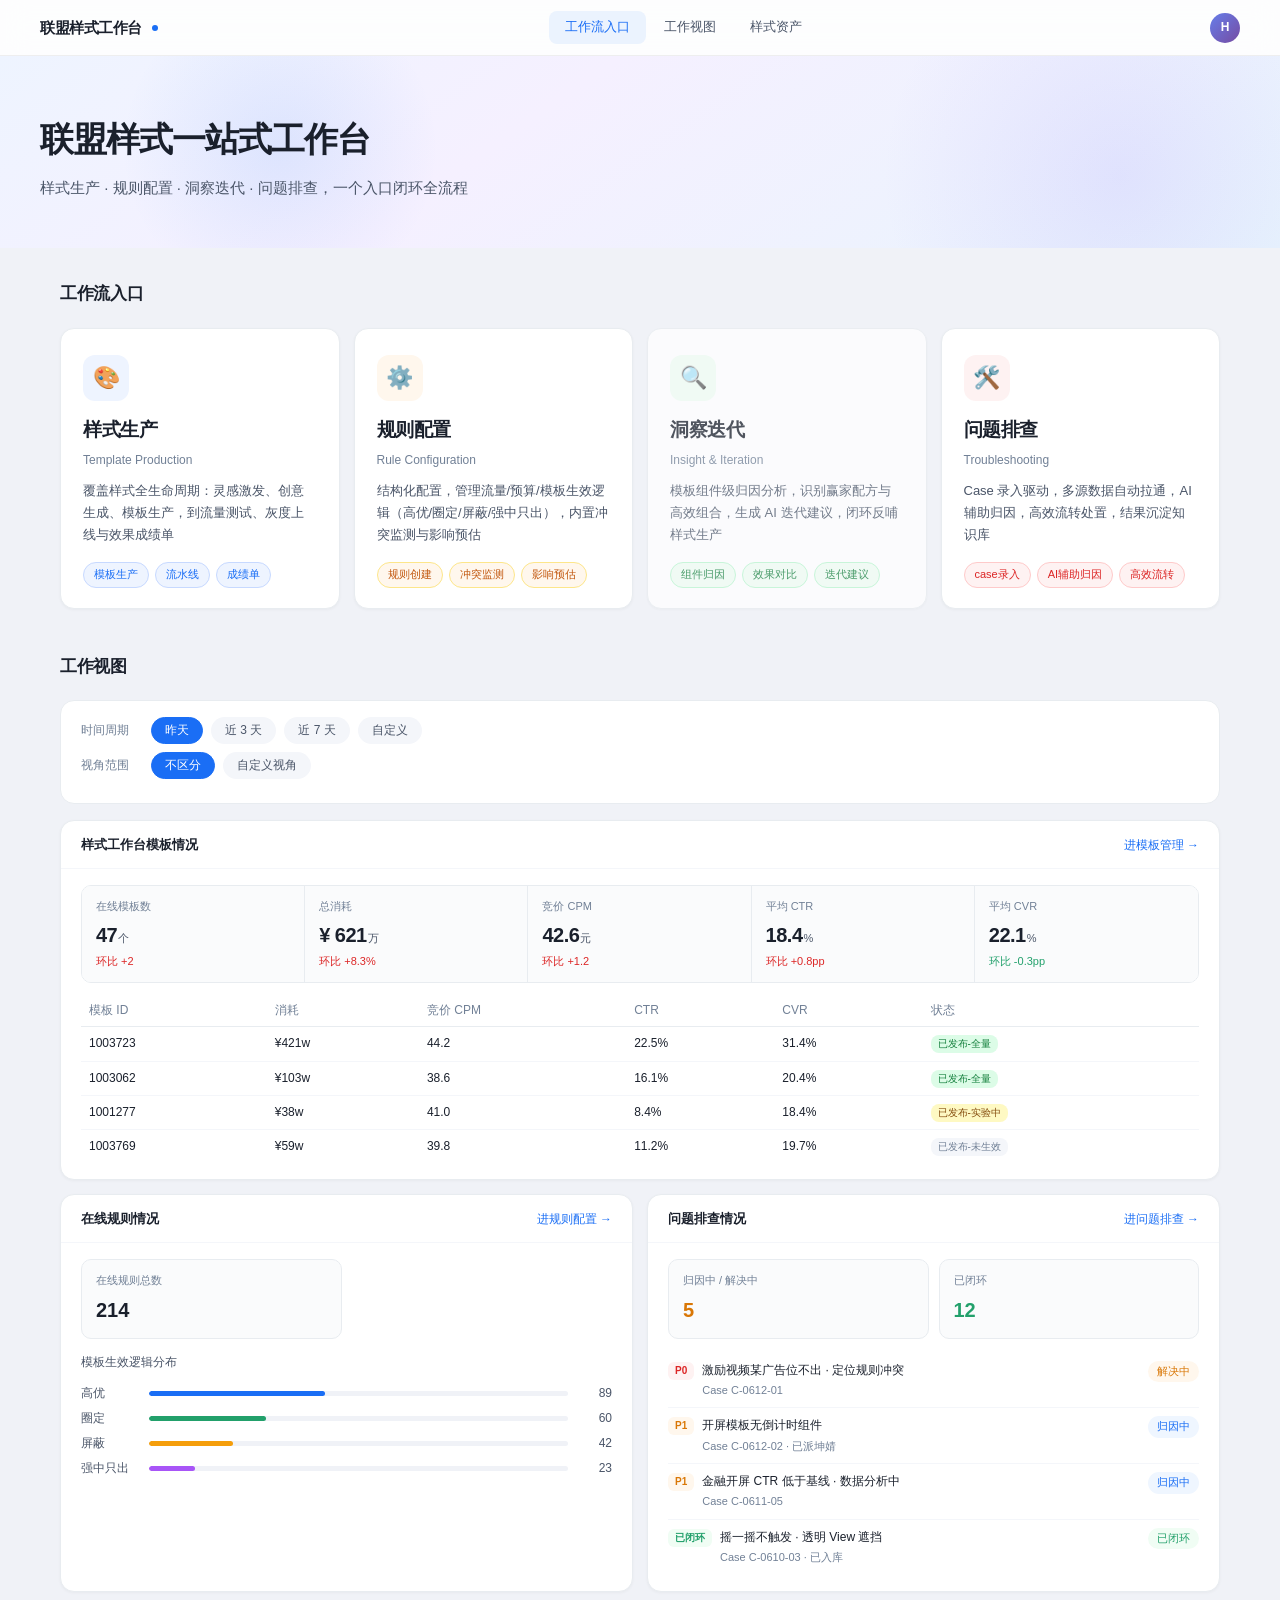
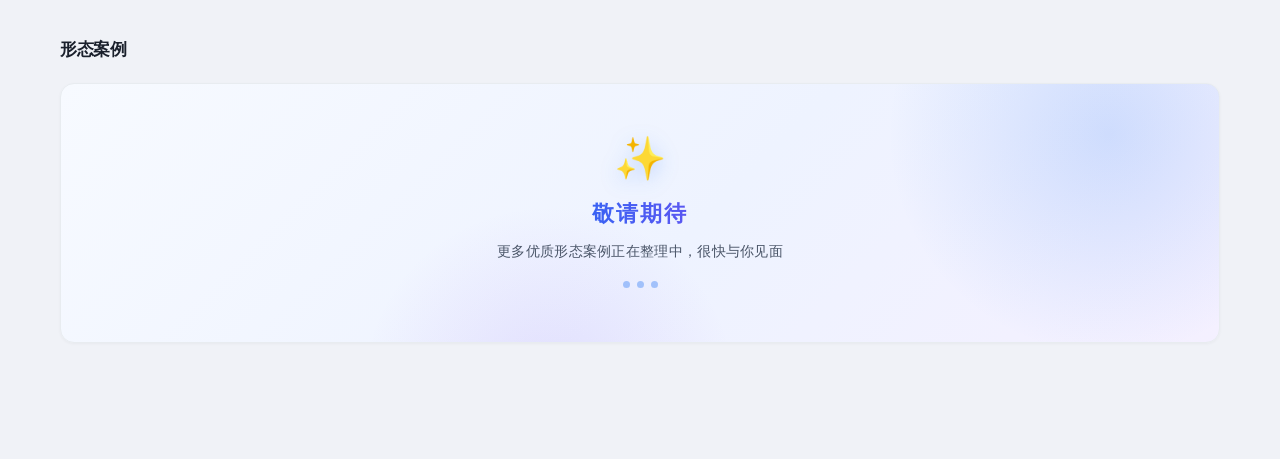
<file: index.html>
<!DOCTYPE html>
<html lang="zh-CN">
<head>
<meta charset="UTF-8">
<meta name="viewport" content="width=device-width, initial-scale=1.0">
<title>联盟样式一站式工作台</title>
<style>
:root {
  --primary: #1a6ef5;
  --primary-hover: #1558d6;
  --text: #1a202c;
  --text-sub: #4a5568;
  --text-light: #718096;
  --border: #e8ecf0;
  --bg: #f0f2f7;
  --bg-card: #fff;
  --success: #22a06b;
  --warn: #d97706;
  --danger: #dc2626;
  --shadow-xs: 0 1px 3px rgba(0,0,0,0.04);
  --shadow-sm: 0 2px 8px rgba(0,0,0,0.06);
  --shadow-md: 0 6px 20px rgba(0,0,0,0.09);
  --radius: 14px;
  --radius-sm: 8px;
}
* { box-sizing: border-box; margin: 0; padding: 0; }
body { font-family: -apple-system, "PingFang SC", "Microsoft YaHei", sans-serif; font-size: 14px; line-height: 1.6; color: var(--text); background: var(--bg); }
button { cursor: pointer; border: none; outline: none; font-family: inherit; }
a { color: inherit; text-decoration: none; }
ul { list-style: none; }
input { font-family: inherit; outline: none; }

/* ===== 顶部导航 ===== */
.topbar {
  background: rgba(255,255,255,0.85);
  backdrop-filter: blur(14px);
  -webkit-backdrop-filter: blur(14px);
  border-bottom: 1px solid rgba(0,0,0,0.06);
  padding: 0 40px;
  height: 56px;
  display: flex; justify-content: space-between; align-items: center;
  position: sticky; top: 0; z-index: 200;
}
.topbar-brand { display: flex; align-items: center; gap: 10px; }
.brand-logo { font-size: 15px; font-weight: 700; letter-spacing: -0.5px; }
.brand-dot { width: 6px; height: 6px; background: var(--primary); border-radius: 50%; }
.brand-tag { font-size: 11px; color: var(--text-light); letter-spacing: 0.3px; }
.topbar-nav { display: flex; gap: 2px; }
.tn-item {
  font-size: 13px; padding: 6px 16px; border-radius: 8px;
  color: var(--text-sub); cursor: pointer; transition: all 0.15s;
}
.tn-item:hover { background: rgba(26,110,245,0.06); color: var(--primary); }
.tn-item.active { background: rgba(26,110,245,0.08); color: var(--primary); font-weight: 500; }
.topbar-right { display: flex; align-items: center; gap: 10px; }
.avatar {
  width: 30px; height: 30px; border-radius: 50%;
  background: linear-gradient(135deg, #667eea, #764ba2);
  color: #fff; display: inline-flex; align-items: center; justify-content: center;
  font-size: 12px; font-weight: 600;
}

/* ===== Hero 区 ===== */
.hero {
  background: linear-gradient(145deg, #eef4ff 0%, #f5f0ff 40%, #e8f4fd 100%);
  padding: 56px 40px 48px;
  position: relative; overflow: hidden;
}
.hero::before {
  content: '';
  position: absolute; top: -120px; right: -80px;
  width: 480px; height: 480px; border-radius: 50%;
  background: radial-gradient(circle, rgba(138,104,255,0.12) 0%, transparent 70%);
  pointer-events: none;
}
.hero::after {
  content: '';
  position: absolute; bottom: -60px; left: 120px;
  width: 320px; height: 320px; border-radius: 50%;
  background: radial-gradient(circle, rgba(26,110,245,0.1) 0%, transparent 70%);
  pointer-events: none;
}
.hero-inner { max-width: 1240px; margin: 0 auto; position: relative; z-index: 1; }
.hero-title { font-size: 34px; font-weight: 700; letter-spacing: -1px; margin-bottom: 10px; }
.hero-sub { font-size: 15px; color: var(--text-sub); }

/* ===== 主体 ===== */
.main { max-width: 1240px; margin: 0 auto; padding: 32px 40px 72px; }
.section { margin-bottom: 44px; }
.section-head { display: flex; align-items: baseline; gap: 10px; margin-bottom: 20px; }
.section-title { font-size: 17px; font-weight: 600; letter-spacing: -0.3px; }
.section-sub { font-size: 13px; color: var(--text-light); }

/* ===== 工作流入口 · 模块卡片 ===== */
.module-grid {
  display: grid;
  grid-template-columns: repeat(4, 1fr);
  gap: 14px;
}
.module-card {
  background: var(--bg-card);
  border-radius: var(--radius);
  padding: 26px 22px 20px;
  box-shadow: var(--shadow-xs);
  border: 1px solid var(--border);
  cursor: pointer;
  transition: box-shadow 0.2s, transform 0.2s, border-color 0.2s;
  display: flex; flex-direction: column; gap: 10px;
  text-decoration: none; color: inherit;
}
.module-card:hover {
  box-shadow: var(--shadow-md);
  transform: translateY(-3px);
  border-color: rgba(26,110,245,0.2);
}
.mc-icon {
  width: 46px; height: 46px; border-radius: 12px;
  display: flex; align-items: center; justify-content: center;
  font-size: 22px; margin-bottom: 4px;
}
.mc-icon-produce { background: #eef4ff; }
.mc-icon-rule    { background: #fff7ed; }
.mc-icon-insight { background: #f0fdf4; }
.mc-icon-trouble { background: #fef2f2; }
.mc-name { font-size: 19px; font-weight: 700; letter-spacing: -0.5px; }
.mc-en   { font-size: 12px; color: var(--text-light); margin-top: -4px; }
.mc-desc { font-size: 13px; color: var(--text-sub); line-height: 1.7; flex: 1; }
.mc-tags { display: flex; flex-wrap: wrap; gap: 6px; margin-top: 6px; }
.mc-tag {
  font-size: 11px; padding: 3px 10px;
  border-radius: 20px; border: 1px solid transparent;
  transition: background 0.12s;
}
.mc-tag-produce { color: var(--primary); background: #eef4ff; border-color: #c7d9ff; }
.mc-tag-rule    { color: #c2570e; background: #fff7ed; border-color: #fde68a; }
.mc-tag-insight { color: #15803d; background: #f0fdf4; border-color: #bbf7d0; }
.mc-tag-trouble { color: var(--danger); background: #fef2f2; border-color: #fecaca; }

/* ===== 工作视图 · 筛选器 ===== */
.view-filters {
  background: var(--bg-card);
  border: 1px solid var(--border);
  border-radius: var(--radius);
  padding: 16px 20px;
  margin-bottom: 16px;
}
.filter-row { display: flex; align-items: center; gap: 8px; margin-bottom: 8px; }
.filter-row:last-child { margin-bottom: 0; }
.filter-label { font-size: 12px; color: var(--text-light); width: 62px; flex-shrink: 0; }
.fbtn {
  font-size: 12px; padding: 4px 13px;
  background: #f4f6fa; border-radius: 20px;
  color: var(--text-sub); border: 1px solid transparent;
  transition: all 0.15s;
}
.fbtn:hover { background: #eef4ff; color: var(--primary); }
.fbtn.active { background: var(--primary); color: #fff; border-color: var(--primary); }
.filter-detail { margin-top: 12px; padding-top: 12px; border-top: 1px solid var(--border); }
.fdim-row { display: flex; align-items: flex-start; gap: 10px; margin-bottom: 8px; }
.fdim-label { font-size: 12px; color: var(--text-light); width: 80px; padding-top: 3px; flex-shrink: 0; }
.fdim-chips { display: flex; flex-wrap: wrap; gap: 6px; }
.fc { display: inline-flex; align-items: center; gap: 4px; cursor: pointer; }
.fc input { width: 13px; height: 13px; accent-color: var(--primary); cursor: pointer; }
.fc span { font-size: 12px; color: var(--text-sub); }
.filter-actions {
  display: none; /* 默认隐藏，非默认口径时显示 */
  align-items: center; gap: 8px; margin-top: 10px;
  padding-top: 10px; border-top: 1px solid var(--border);
}
.filter-actions.show { display: flex; }
.btn-apply {
  font-size: 12px; padding: 5px 16px;
  background: var(--primary); color: #fff; border-radius: 20px;
}
.btn-apply:hover { background: var(--primary-hover); }
.btn-reset { font-size: 12px; padding: 5px 14px; background: #f4f6fa; border-radius: 20px; color: var(--text-sub); }
.btn-reset:hover { background: #e8ecf0; }
.filter-summary { font-size: 12px; color: var(--text-light); margin-left: 4px; }

/* 自定义时间选择器 */
.custom-time-picker {
  display: none; align-items: center; gap: 8px; margin-top: 8px;
}
.custom-time-picker.show { display: flex; }
.custom-time-picker input[type="date"] {
  font-size: 12px; padding: 4px 10px;
  border: 1px solid var(--border); border-radius: 8px;
  color: var(--text-sub); background: #fafbfc;
}
.custom-time-picker span { font-size: 12px; color: var(--text-light); }

/* ===== 工作视图 · 看板 ===== */
.board { display: grid; grid-template-columns: 1fr 1fr; gap: 14px; }
.board-card {
  background: var(--bg-card);
  border: 1px solid var(--border);
  border-radius: var(--radius);
  box-shadow: var(--shadow-xs);
  overflow: hidden;
  transition: box-shadow 0.15s;
}
.board-card:hover { box-shadow: var(--shadow-sm); }
.board-card.card-full { grid-column: span 2; }
.card-hd {
  padding: 14px 20px 12px;
  display: flex; justify-content: space-between; align-items: center;
  border-bottom: 1px solid #f4f6fa;
}
.card-hd-title { font-size: 13px; font-weight: 600; }
.card-link { font-size: 12px; color: var(--primary); transition: opacity 0.12s; }
.card-link:hover { opacity: 0.7; }
.card-body { padding: 16px 20px; }
.card-foot { padding: 10px 20px; border-top: 1px solid #f4f6fa; font-size: 11px; color: var(--text-light); }

/* 模板汇总数字 */
.stat-row {
  display: grid; grid-template-columns: repeat(5, 1fr);
  gap: 0; margin-bottom: 14px;
  border: 1px solid var(--border); border-radius: 10px; overflow: hidden;
}
.stat-item {
  padding: 12px 14px;
  border-right: 1px solid var(--border);
  background: #fafbfc;
}
.stat-item:last-child { border-right: none; }
.stat-label { font-size: 11px; color: var(--text-light); margin-bottom: 3px; }
.stat-val { font-size: 20px; font-weight: 700; letter-spacing: -0.5px; }
.stat-unit { font-size: 11px; color: var(--text-sub); margin-left: 1px; font-weight: 400; }
.stat-trend { font-size: 11px; margin-top: 2px; }
.trend-up   { color: var(--danger); }
.trend-down { color: var(--success); }
.trend-flat { color: var(--text-light); }

/* 模板明细表 */
.mini-table { width: 100%; border-collapse: collapse; font-size: 12px; }
.mini-table th { text-align: left; color: var(--text-light); font-weight: 400; padding: 4px 8px 6px; border-bottom: 1px solid var(--border); white-space: nowrap; }
.mini-table td { padding: 7px 8px; border-bottom: 1px solid #f4f6fa; white-space: nowrap; }
.mini-table tr:last-child td { border-bottom: none; }
.mini-table tr:hover td { background: #fafbff; }
.st { display: inline-block; font-size: 10px; padding: 1px 7px; border-radius: 8px; font-weight: 500; }
.st-on   { background: #dcfce7; color: #15803d; }
.st-exp  { background: #fef9c3; color: #854d0e; }
.st-off  { background: #f4f6fa; color: var(--text-light); }

/* 规则情况 */
.rule-grid { display: grid; grid-template-columns: 1fr 1fr; gap: 10px; }
.rule-item {
  padding: 12px 14px; background: #fafbfc;
  border: 1px solid var(--border); border-radius: 10px;
}
.rule-item-label { font-size: 11px; color: var(--text-light); margin-bottom: 4px; }
.rule-item-val { font-size: 20px; font-weight: 700; }
.rule-item-val.warn { color: var(--warn); }
.rule-item-val.danger { color: var(--danger); }
.logic-bars { margin-top: 12px; }
.logic-row { display: flex; align-items: center; gap: 8px; margin-bottom: 6px; font-size: 12px; }
.logic-name { width: 60px; color: var(--text-sub); flex-shrink: 0; }
.logic-bar-bg { flex: 1; height: 5px; background: #f0f2f7; border-radius: 3px; overflow: hidden; }
.logic-bar-fill { height: 100%; border-radius: 3px; }
.logic-count { width: 36px; text-align: right; color: var(--text-sub); }

/* case */
.case-row { display: flex; align-items: flex-start; gap: 8px; padding: 8px 0; border-bottom: 1px solid #f4f6fa; font-size: 12px; }
.case-row:last-child { border-bottom: none; }
.cbadge { display: inline-block; font-size: 10px; padding: 1px 7px; border-radius: 6px; font-weight: 600; flex-shrink: 0; margin-top: 1px; }
.cb-p0   { background: #fef2f2; color: var(--danger); }
.cb-p1   { background: #fff7ed; color: var(--warn); }
.cb-done { background: #f0fdf4; color: var(--success); }
.case-main { flex: 1; }
.case-desc { color: var(--text); margin-bottom: 2px; }
.case-id   { font-size: 11px; color: var(--text-light); }
.case-prog { font-size: 11px; color: var(--text-light); flex-shrink: 0; padding-top: 3px; }
.cs-analyzing { font-size: 11px; padding: 2px 9px; border-radius: 20px; font-weight: 500; flex-shrink: 0; background: #eff6ff; color: #1a6ef5; }
.cs-solving   { font-size: 11px; padding: 2px 9px; border-radius: 20px; font-weight: 500; flex-shrink: 0; background: #fff7ed; color: var(--warn); }
.cs-closed    { font-size: 11px; padding: 2px 9px; border-radius: 20px; font-weight: 500; flex-shrink: 0; background: #f0fdf4; color: var(--success); }

/* 近期操作 */
.op-table { width: 100%; border-collapse: collapse; font-size: 12px; }
.op-table th { text-align: left; padding: 4px 10px 8px; color: var(--text-light); font-weight: 400; border-bottom: 1px solid var(--border); white-space: nowrap; }
.op-table td { padding: 8px 10px; border-bottom: 1px solid #f4f6fa; white-space: nowrap; }
.op-table tr:last-child td { border-bottom: none; }
.op-table tr:hover td { background: #fafbff; }
.op-time { color: var(--text-light); }
.op-src-chip { display: inline-block; font-size: 10px; padding: 2px 8px; border-radius: 8px; font-weight: 500; }
.src-tpl   { background: #eef4ff; color: var(--primary); }
.src-rule  { background: #fff7ed; color: #c2570e; }
.src-case  { background: #fef2f2; color: var(--danger); }
.op-who  { color: var(--text-sub); }
.op-type { color: var(--text-sub); }
.op-id   { color: var(--text-light); font-family: "SF Mono", Menlo, monospace; font-size: 11px; }

/* ===== 样式资产 ===== */
.asset-tabs { display: flex; gap: 6px; margin-bottom: 18px; }
.at-btn {
  font-size: 13px; padding: 7px 20px;
  border-radius: 20px; background: var(--bg-card);
  border: 1px solid var(--border); color: var(--text-sub);
  cursor: pointer; transition: all 0.15s;
}
.at-btn.active { background: var(--primary); color: #fff; border-color: var(--primary); }
.at-btn:hover:not(.active) { background: #eef4ff; color: var(--primary); border-color: #c7d9ff; }

/* ===== 形态案例 · 横向卡片（手机左 + 文案右） ===== */
.case-cards { display: flex; flex-direction: column; gap: 20px; }

/* 敬请期待占位卡 */
.case-coming-soon {
  position: relative;
  border-radius: var(--radius);
  border: 1px solid var(--border);
  background: linear-gradient(135deg, #f7faff 0%, #eef3ff 55%, #f4f0ff 100%);
  overflow: hidden;
  min-height: 260px;
  display: flex;
  align-items: center;
  justify-content: center;
  box-shadow: var(--shadow-xs);
}
.case-coming-soon .ccs-glow {
  position: absolute;
  width: 460px; height: 460px;
  top: -180px; right: -120px;
  background: radial-gradient(circle, rgba(26,110,245,0.16) 0%, rgba(26,110,245,0) 68%);
  pointer-events: none;
}
.case-coming-soon .ccs-glow::after {
  content: "";
  position: absolute;
  width: 380px; height: 380px;
  left: -520px; top: 300px;
  background: radial-gradient(circle, rgba(140,90,245,0.14) 0%, rgba(140,90,245,0) 70%);
}
.case-coming-soon .ccs-inner {
  position: relative;
  text-align: center;
  padding: 40px 24px;
  z-index: 1;
}
.case-coming-soon .ccs-icon {
  font-size: 42px;
  line-height: 1;
  margin-bottom: 16px;
  filter: drop-shadow(0 4px 10px rgba(26,110,245,0.25));
  animation: ccsFloat 3.2s ease-in-out infinite;
}
@keyframes ccsFloat {
  0%,100% { transform: translateY(0); }
  50% { transform: translateY(-8px); }
}
.case-coming-soon .ccs-title {
  font-size: 22px;
  font-weight: 700;
  letter-spacing: 2px;
  background: linear-gradient(90deg, #1a6ef5, #7a4bf0);
  -webkit-background-clip: text;
  background-clip: text;
  -webkit-text-fill-color: transparent;
  color: #1a6ef5;
  margin-bottom: 10px;
}
.case-coming-soon .ccs-sub {
  font-size: 13.5px;
  color: var(--text-sub);
  letter-spacing: 0.3px;
}
.case-coming-soon .ccs-dots {
  display: flex;
  justify-content: center;
  gap: 7px;
  margin-top: 18px;
}
.case-coming-soon .ccs-dots span {
  width: 7px; height: 7px;
  border-radius: 50%;
  background: #1a6ef5;
  opacity: 0.35;
  animation: ccsBlink 1.4s ease-in-out infinite;
}
.case-coming-soon .ccs-dots span:nth-child(2) { animation-delay: 0.2s; }
.case-coming-soon .ccs-dots span:nth-child(3) { animation-delay: 0.4s; }
@keyframes ccsBlink {
  0%,100% { opacity: 0.25; transform: scale(0.9); }
  50% { opacity: 0.9; transform: scale(1.15); }
}

.case-hcard {
  background: var(--bg-card);
  border: 1px solid var(--border);
  border-radius: var(--radius);
  box-shadow: var(--shadow-xs);
  overflow: hidden;
  display: grid;
  grid-template-columns: 280px 1fr;
  min-height: 220px;
  transition: box-shadow 0.18s;
}
.case-hcard:hover { box-shadow: var(--shadow-md); }

/* 左侧手机展示区 */
.case-phone-area {
  display: flex; align-items: center; justify-content: center;
  padding: 24px 20px;
  position: relative;
}
.case-phone-area-ladder { background: linear-gradient(145deg, #141c2e 0%, #1e2d4a 60%, #0f1a38 100%); }
.case-phone-area-open   { background: linear-gradient(145deg, #1a1a2e 0%, #2a1f3d 50%, #12192e 100%); }
.case-phone-area-inter  { background: linear-gradient(145deg, #0f1e2a 0%, #1a2d3c 50%, #0a1827 100%); }

/* 手机外壳 */
.mock-phone {
  width: 112px; height: 200px;
  border-radius: 18px;
  border: 3px solid rgba(255,255,255,0.18);
  overflow: hidden;
  position: relative;
  box-shadow: 0 8px 32px rgba(0,0,0,0.4), inset 0 1px 0 rgba(255,255,255,0.1);
  background: #fff;
}
.mock-phone::before {
  content: '';
  position: absolute; top: 6px; left: 50%; transform: translateX(-50%);
  width: 28px; height: 4px; background: rgba(0,0,0,0.2); border-radius: 2px;
  z-index: 10;
}

/* === 阶梯激励 手机内容 === */
.lad-video {
  width: 100%; height: 52%;
  background: linear-gradient(170deg, #1a3a1a 0%, #2d6a2d 40%, #4a8f1a 80%);
  position: relative; overflow: hidden;
}
.lad-video-char {
  position: absolute; bottom: 6px; left: 10px;
  font-size: 20px; line-height: 1;
  animation: ladChar 0.9s steps(2) infinite;
}
@keyframes ladChar { 0% { transform: scaleX(1) translateX(0); } 50% { transform: scaleX(-1) translateX(-2px); } }
.lad-video-castle { position: absolute; bottom: 2px; right: 8px; font-size: 22px; }
.lad-video-title {
  position: absolute; top: 8px; left: 0; right: 0;
  text-align: center; font-size: 7px; font-weight: 700;
  color: #fff; text-shadow: 0 1px 3px rgba(0,0,0,0.5);
}
.lad-panel {
  background: #fff; padding: 5px 6px; flex: 1;
}
.lad-panel-ttl { font-size: 5.5px; color: #1a202c; font-weight: 700; margin-bottom: 3px; }
.lad-nodes { display: flex; align-items: center; gap: 2px; margin-bottom: 3px; }
.lad-node {
  width: 18px; height: 18px; border-radius: 50%;
  display: flex; align-items: center; justify-content: center;
  font-size: 5px; border: 1.5px solid #e2e8f0;
  background: #f4f6fa; color: #718096;
}
.lad-node.lit { background: linear-gradient(135deg, #ffd700, #f59e0b); border-color: #f59e0b; color: #7c3a00; }
.lad-node.cur { background: linear-gradient(135deg, #f59e0b, #ef4444); border-color: #ef4444; color: #fff; animation: nodePulse 1s ease-in-out infinite; }
@keyframes nodePulse { 0%, 100% { box-shadow: 0 0 0 0 rgba(245,158,11,0.4); } 50% { box-shadow: 0 0 0 3px rgba(245,158,11,0); } }
.lad-line { flex: 1; height: 2px; background: linear-gradient(90deg, #f59e0b, #e2e8f0); border-radius: 1px; }
.lad-progress { height: 4px; background: #f0f2f7; border-radius: 2px; overflow: hidden; margin-bottom: 3px; }
.lad-progress-fill {
  height: 100%; background: linear-gradient(90deg, #f59e0b, #ffd700); border-radius: 2px;
  animation: ladFill 3s ease-in-out infinite alternate;
}
@keyframes ladFill { from { width: 30%; } to { width: 65%; } }
.lad-hint { font-size: 5px; color: #718096; margin-bottom: 3px; }
.lad-cta {
  font-size: 5.5px; text-align: center; padding: 3px 0;
  background: linear-gradient(90deg, #1a6ef5, #4f8ef5); color: #fff;
  border-radius: 5px; font-weight: 600;
  animation: ctaPulse2 2s ease-in-out infinite;
}
@keyframes ctaPulse2 { 0%, 100% { opacity: 1; } 50% { opacity: 0.85; } }

/* === 奖励式开屏 手机内容 === */
.open-statusbar {
  height: 12px; background: #f5f3f0;
  display: flex; align-items: center; justify-content: space-between;
  padding: 0 6px; font-size: 5px; color: #4a5568;
}
.open-topbar {
  background: rgba(0,0,0,0.04); padding: 4px 6px;
  display: flex; align-items: center; justify-content: space-between;
  font-size: 5px;
}
.open-reward-hint {
  font-size: 5.5px; color: #d97706; font-weight: 600; text-align: center;
  padding: 2px 4px; background: #fffbeb; border-bottom: 1px solid #fde68a;
}
.open-ad-img {
  width: 100%; flex: 1;
  background: linear-gradient(145deg, #e8e4df 0%, #d4cec8 50%, #c8c2bb 100%);
  display: flex; flex-direction: column; align-items: center; justify-content: center;
  position: relative;
}
.open-ad-model { font-size: 32px; animation: modelFloat 2s ease-in-out infinite; }
@keyframes modelFloat { 0%, 100% { transform: translateY(0); } 50% { transform: translateY(-5px); } }
.open-ad-subtitle { font-size: 5px; color: #4a5568; font-weight: 500; }
.open-coin-badge {
  position: absolute; bottom: 6px; left: 50%; transform: translateX(-50%);
  background: rgba(0,0,0,0.55); color: #ffd700; font-size: 5px;
  padding: 2px 6px; border-radius: 8px; white-space: nowrap;
  animation: badgePop 2s ease-in-out infinite;
}
@keyframes badgePop { 0%, 100% { transform: translateX(-50%) scale(1); } 50% { transform: translateX(-50%) scale(1.05); } }
.open-bottom {
  padding: 4px 5px; background: #fff;
}
.open-product-row { display: flex; align-items: center; gap: 3px; margin-bottom: 3px; }
.open-product-thumb { width: 18px; height: 18px; border-radius: 3px; background: linear-gradient(135deg, #c8c8c8, #e8e8e8); font-size: 10px; display: flex; align-items: center; justify-content: center; }
.open-product-info { flex: 1; }
.open-product-name { font-size: 5px; font-weight: 600; color: #1a202c; }
.open-product-sub  { font-size: 4px; color: #718096; }
.open-btn {
  font-size: 5.5px; text-align: center; padding: 2px 0;
  background: #1a202c; color: #fff; border-radius: 4px; font-weight: 600;
}
.open-skip-btn {
  position: absolute; top: 16px; right: 5px;
  font-size: 5px; background: rgba(0,0,0,0.3); color: #fff;
  padding: 1px 4px; border-radius: 6px;
}

/* === 奖励式插屏 手机内容 === */
.inter-appbg {
  width: 100%; height: 48%;
  background: linear-gradient(135deg, #e8f4fd 0%, #d0e8f8 100%);
  display: flex; align-items: center; justify-content: center;
  position: relative; overflow: hidden;
}
.inter-appbg-text { font-size: 8px; color: #aac4e0; font-weight: 700; letter-spacing: 1px; }
.inter-card {
  position: absolute; bottom: 0; left: 0; right: 0;
  background: #fff;
  border-radius: 12px 12px 0 0;
  padding: 6px 6px 5px;
  box-shadow: 0 -4px 16px rgba(0,0,0,0.12);
  animation: interSlide 3s ease-in-out infinite alternate;
}
@keyframes interSlide { from { transform: translateY(2px); } to { transform: translateY(-1px); } }
.inter-brand-row { display: flex; align-items: center; gap: 3px; margin-bottom: 3px; }
.inter-brand-ic { width: 12px; height: 12px; border-radius: 3px; background: linear-gradient(135deg, #f59e0b, #ef4444); display: flex; align-items: center; justify-content: center; font-size: 7px; }
.inter-brand-n { font-size: 5.5px; font-weight: 700; color: #1a202c; flex: 1; }
.inter-brand-ad { font-size: 4px; color: #718096; background: #f0f2f7; padding: 1px 3px; border-radius: 3px; }
.inter-desc2 { font-size: 5px; color: #4a5568; line-height: 1.4; margin-bottom: 3px; }
.inter-task2 { font-size: 5px; color: var(--primary); font-weight: 600; margin-bottom: 3px; }
.inter-cta2 {
  font-size: 5.5px; text-align: center; padding: 3px 0;
  background: linear-gradient(90deg, #f59e0b, #d97706); color: #fff; border-radius: 5px; font-weight: 600;
  animation: ctaGlow2 1.8s ease-in-out infinite alternate;
}
@keyframes ctaGlow2 { from { box-shadow: 0 0 0 0 rgba(245,158,11,0); } to { box-shadow: 0 0 6px 2px rgba(245,158,11,0.3); } }
.inter-skip2 {
  position: absolute; top: 56px; right: 5px;
  font-size: 5px; background: rgba(0,0,0,0.3); color: #fff;
  padding: 1px 4px; border-radius: 6px;
}

/* 右侧文案区 */
.case-info {
  padding: 28px 32px;
  display: flex; flex-direction: column; justify-content: center; gap: 14px;
  border-left: 1px solid var(--border);
}
.case-tag {
  display: inline-block; font-size: 11px; padding: 4px 12px;
  border-radius: 20px; font-weight: 500; width: fit-content;
}
.ctag-ladder { background: #eef4ff; color: var(--primary); }
.ctag-open   { background: #fffbeb; color: #92400e; }
.ctag-inter  { background: #f0fdf4; color: #15803d; }
.case-name { font-size: 24px; font-weight: 700; letter-spacing: -0.5px; }
.case-desc2 { font-size: 14px; color: var(--text-sub); line-height: 1.8; }
.case-metrics { display: flex; gap: 32px; margin-top: 6px; }
.cm-item {}
.cm-label { font-size: 11px; color: var(--text-light); margin-bottom: 4px; }
.cm-val { font-size: 28px; font-weight: 700; color: var(--primary); letter-spacing: -1px; }
.cm-val-unit { font-size: 13px; font-weight: 500; margin-left: 1px; }
.cm-arrow { color: var(--primary); margin-right: 2px; }

/* ===== 日志界面 ===== */
.log-overlay {
  display: none; position: fixed; top: 0; left: 0; right: 0; bottom: 0;
  background: rgba(0,0,0,0.45); z-index: 500;
  justify-content: center; align-items: center;
}
.log-overlay.show { display: flex; }
.log-panel {
  background: #fff; border-radius: 16px;
  width: 900px; max-width: 90vw; max-height: 85vh;
  display: flex; flex-direction: column;
  box-shadow: 0 20px 60px rgba(0,0,0,0.2);
  overflow: hidden;
}
.log-header {
  padding: 20px 24px 16px;
  border-bottom: 1px solid var(--border);
  display: flex; justify-content: space-between; align-items: center;
}
.log-header h2 { font-size: 16px; font-weight: 700; }
.log-close { width: 30px; height: 30px; border-radius: 50%; background: #f4f6fa; display: flex; align-items: center; justify-content: center; font-size: 16px; cursor: pointer; }
.log-close:hover { background: #e8ecf0; }
.log-filters {
  padding: 14px 24px; background: #fafbfc; border-bottom: 1px solid var(--border);
  display: flex; flex-wrap: wrap; gap: 12px; align-items: center;
}
.log-filter-group { display: flex; align-items: center; gap: 6px; }
.log-filter-label { font-size: 12px; color: var(--text-light); }
.log-filter-select {
  font-size: 12px; padding: 4px 10px; border: 1px solid var(--border);
  border-radius: 8px; background: #fff; color: var(--text-sub); outline: none;
}
.log-filter-input {
  font-size: 12px; padding: 4px 10px; border: 1px solid var(--border);
  border-radius: 8px; background: #fff; color: var(--text-sub); width: 160px;
}
.log-filter-date {
  font-size: 12px; padding: 4px 8px; border: 1px solid var(--border);
  border-radius: 8px; background: #fff; color: var(--text-sub);
}
.log-filter-actions { display: flex; gap: 8px; margin-left: auto; }
.log-btn-query {
  font-size: 12px; padding: 5px 16px;
  background: var(--primary); color: #fff; border-radius: 20px;
}
.log-btn-query:hover { background: var(--primary-hover); }
.log-btn-reset2 { font-size: 12px; padding: 5px 14px; background: #f4f6fa; border-radius: 20px; color: var(--text-sub); }
.log-btn-reset2:hover { background: #e8ecf0; }
.log-body { flex: 1; overflow-y: auto; padding: 16px 24px; }
.log-table { width: 100%; border-collapse: collapse; font-size: 12px; }
.log-table th { text-align: left; padding: 8px 10px; color: var(--text-light); font-weight: 500; border-bottom: 1px solid var(--border); white-space: nowrap; background: #fafbfc; position: sticky; top: 0; }
.log-table td { padding: 10px 10px; border-bottom: 1px solid #f4f6fa; white-space: nowrap; }
.log-table tr:hover td { background: #fafbff; }
.log-pagination {
  padding: 12px 24px; border-top: 1px solid var(--border);
  display: flex; justify-content: space-between; align-items: center;
  font-size: 12px; color: var(--text-sub);
}
.log-page-btns { display: flex; gap: 4px; }
.log-page-btn {
  width: 28px; height: 28px; border-radius: 6px;
  display: flex; align-items: center; justify-content: center;
  font-size: 12px; background: #f4f6fa; color: var(--text-sub);
  cursor: pointer; transition: all 0.12s;
}
.log-page-btn:hover { background: #eef4ff; color: var(--primary); }
.log-page-btn.active { background: var(--primary); color: #fff; }
.log-page-btn.disabled { opacity: 0.4; cursor: not-allowed; }
</style>
</head>
<body>

<!-- ====== 顶部导航 ====== -->
<header class="topbar">
  <div class="topbar-brand">
    <span class="brand-logo">联盟样式工作台</span>
    <span class="brand-dot"></span>
  </div>
  <nav class="topbar-nav">
    <span class="tn-item active" data-scroll="module-area">工作流入口</span>
    <span class="tn-item" data-scroll="board-area">工作视图</span>
    <span class="tn-item" data-scroll="asset-area">样式资产</span>
  </nav>
  <div class="topbar-right">
    <span class="avatar">H</span>
  </div>
</header>

<!-- ====== Hero ====== -->
<div class="hero">
  <div class="hero-inner">
    <div class="hero-title">联盟样式一站式工作台</div>
    <div class="hero-sub">样式生产 · 规则配置 · 洞察迭代 · 问题排查，一个入口闭环全流程</div>
  </div>
</div>

<main class="main">

  <!-- ====== 工作流入口 ====== -->
  <div class="section" id="module-area">
    <div class="section-head">
      <span class="section-title">工作流入口</span>
    </div>
    <div class="module-grid">

      <a class="module-card" href="https://jiangkunjing1-dotcom.github.io/xlxx/" target="_blank">
        <div class="mc-icon mc-icon-produce">🎨</div>
        <div class="mc-name">样式生产</div>
        <div class="mc-en">Template Production</div>
        <div class="mc-desc">覆盖样式全生命周期：灵感激发、创意生成、模板生产，到流量测试、灰度上线与效果成绩单</div>
        <div class="mc-tags">
          <span class="mc-tag mc-tag-produce">模板生产</span>
          <span class="mc-tag mc-tag-produce">流水线</span>
          <span class="mc-tag mc-tag-produce">成绩单</span>
        </div>
      </a>

      <a class="module-card" href="https://with.woa.com/chats/y0u7j2ej?from=share" target="_blank">
        <div class="mc-icon mc-icon-rule">⚙️</div>
        <div class="mc-name">规则配置</div>
        <div class="mc-en">Rule Configuration</div>
        <div class="mc-desc">结构化配置，管理流量/预算/模板生效逻辑（高优/圈定/屏蔽/强中只出），内置冲突监测与影响预估</div>
        <div class="mc-tags">
          <span class="mc-tag mc-tag-rule">规则创建</span>
          <span class="mc-tag mc-tag-rule">冲突监测</span>
          <span class="mc-tag mc-tag-rule">影响预估</span>
        </div>
      </a>

      <a class="module-card" href="#" onclick="return false;" style="cursor:default; opacity:0.75;">
        <div class="mc-icon mc-icon-insight">🔍</div>
        <div class="mc-name">洞察迭代</div>
        <div class="mc-en">Insight & Iteration</div>
        <div class="mc-desc">模板组件级归因分析，识别赢家配方与高效组合，生成 AI 迭代建议，闭环反哺样式生产</div>
        <div class="mc-tags">
          <span class="mc-tag mc-tag-insight">组件归因</span>
          <span class="mc-tag mc-tag-insight">效果对比</span>
          <span class="mc-tag mc-tag-insight">迭代建议</span>
        </div>
      </a>

      <a class="module-card" href="https://jiangkunjing1-dotcom.github.io/xlxx/" target="_blank">
        <div class="mc-icon mc-icon-trouble">🛠️</div>
        <div class="mc-name">问题排查</div>
        <div class="mc-en">Troubleshooting</div>
        <div class="mc-desc">Case 录入驱动，多源数据自动拉通，AI 辅助归因，高效流转处置，结果沉淀知识库</div>
        <div class="mc-tags">
          <span class="mc-tag mc-tag-trouble">case录入</span>
          <span class="mc-tag mc-tag-trouble">AI辅助归因</span>
          <span class="mc-tag mc-tag-trouble">高效流转</span>
        </div>
      </a>

    </div>
  </div>

  <!-- ====== 工作视图 ====== -->
  <div class="section" id="board-area">
    <div class="section-head">
      <span class="section-title">工作视图</span>
    </div>

    <div class="view-filters">
      <div class="filter-row" id="timeRow">
        <span class="filter-label">时间周期</span>
        <button class="fbtn active" data-time="yesterday">昨天</button>
        <button class="fbtn" data-time="3d">近 3 天</button>
        <button class="fbtn" data-time="7d">近 7 天</button>
        <button class="fbtn" data-time="custom">自定义</button>
      </div>
      <div class="custom-time-picker" id="customTimePicker">
        <span>从</span>
        <input type="date" id="dateFrom">
        <span>至</span>
        <input type="date" id="dateTo">
      </div>
      <div class="filter-row" id="modeRow">
        <span class="filter-label">视角范围</span>
        <button class="fbtn active" data-mode="all">不区分</button>
        <button class="fbtn" data-mode="custom">自定义视角</button>
      </div>
      <div class="filter-detail" id="filterDetail" style="display:none">
        <div class="fdim-row">
          <span class="fdim-label">集团一级行业</span>
          <div class="fdim-chips">
            <label class="fc"><input type="checkbox"><span>游戏</span></label>
            <label class="fc"><input type="checkbox"><span>工具服务</span></label>
            <label class="fc"><input type="checkbox"><span>咨询社区</span></label>
            <label class="fc"><input type="checkbox"><span>音视频阅读</span></label>
            <label class="fc"><input type="checkbox"><span>IAA</span></label>
            <label class="fc"><input type="checkbox"><span>手机厂商</span></label>
          </div>
        </div>
        <div class="fdim-row">
          <span class="fdim-label">广告位场景</span>
          <div class="fdim-chips">
            <label class="fc"><input type="checkbox"><span>开屏</span></label>
            <label class="fc"><input type="checkbox"><span>激励</span></label>
            <label class="fc"><input type="checkbox"><span>横幅</span></label>
            <label class="fc"><input type="checkbox"><span>信息流</span></label>
            <label class="fc"><input type="checkbox"><span>插入</span></label>
          </div>
        </div>
        <div class="fdim-row">
          <span class="fdim-label">预算</span>
          <div class="fdim-chips">
            <label class="fc"><input type="checkbox"><span>小游戏</span></label>
            <label class="fc"><input type="checkbox"><span>短剧</span></label>
            <label class="fc"><input type="checkbox"><span>小说</span></label>
            <label class="fc"><input type="checkbox"><span>漫剧</span></label>
            <label class="fc"><input type="checkbox"><span>小店</span></label>
            <label class="fc"><input type="checkbox"><span>企微</span></label>
            <label class="fc"><input type="checkbox"><span>生态其他</span></label>
            <label class="fc"><input type="checkbox"><span>非生态预算</span></label>
          </div>
        </div>
      </div>
      <div class="filter-actions" id="filterActions">
        <button class="btn-apply" id="btnApply">应用</button>
        <button class="btn-reset" id="btnReset">重置</button>
        <span class="filter-summary" id="filterSummary">昨天 · 不区分</span>
      </div>
    </div>

    <div class="board">

      <!-- 样式工作台模板情况（全宽） -->
      <div class="board-card card-full">
        <div class="card-hd">
          <span class="card-hd-title">样式工作台模板情况</span>
          <a class="card-link" href="https://pilotcc3-sketch.github.io/xiyan_work/clean/" target="_blank">进模板管理 →</a>
        </div>
        <div class="card-body">
          <div class="stat-row">
            <div class="stat-item">
              <div class="stat-label">在线模板数</div>
              <div class="stat-val">47<span class="stat-unit">个</span></div>
              <div class="stat-trend trend-up">环比 +2</div>
            </div>
            <div class="stat-item">
              <div class="stat-label">总消耗</div>
              <div class="stat-val">¥ 621<span class="stat-unit">万</span></div>
              <div class="stat-trend trend-up">环比 +8.3%</div>
            </div>
            <div class="stat-item">
              <div class="stat-label">竞价 CPM</div>
              <div class="stat-val">42.6<span class="stat-unit">元</span></div>
              <div class="stat-trend trend-up">环比 +1.2</div>
            </div>
            <div class="stat-item">
              <div class="stat-label">平均 CTR</div>
              <div class="stat-val">18.4<span class="stat-unit">%</span></div>
              <div class="stat-trend trend-up">环比 +0.8pp</div>
            </div>
            <div class="stat-item">
              <div class="stat-label">平均 CVR</div>
              <div class="stat-val">22.1<span class="stat-unit">%</span></div>
              <div class="stat-trend trend-down">环比 -0.3pp</div>
            </div>
          </div>
          <table class="mini-table">
            <thead>
              <tr><th>模板 ID</th><th>消耗</th><th>竞价 CPM</th><th>CTR</th><th>CVR</th><th>状态</th></tr>
            </thead>
            <tbody>
              <tr><td>1003723</td><td>¥421w</td><td>44.2</td><td>22.5%</td><td>31.4%</td><td><span class="st st-on">已发布-全量</span></td></tr>
              <tr><td>1003062</td><td>¥103w</td><td>38.6</td><td>16.1%</td><td>20.4%</td><td><span class="st st-on">已发布-全量</span></td></tr>
              <tr><td>1001277</td><td>¥38w</td><td>41.0</td><td>8.4%</td><td>18.4%</td><td><span class="st st-exp">已发布-实验中</span></td></tr>
              <tr><td>1003769</td><td>¥59w</td><td>39.8</td><td>11.2%</td><td>19.7%</td><td><span class="st st-off">已发布-未生效</span></td></tr>
            </tbody>
          </table>
        </div>
      </div>

      <!-- 在线规则情况 -->
      <div class="board-card">
        <div class="card-hd">
          <span class="card-hd-title">在线规则情况</span>
          <a class="card-link" href="https://with.woa.com/chats/y0u7j2ej?from=share" target="_blank">进规则配置 →</a>
        </div>
        <div class="card-body">
          <div class="rule-grid" style="margin-bottom:14px;">
            <div class="rule-item">
              <div class="rule-item-label">在线规则总数</div>
              <div class="rule-item-val">214</div>
            </div>
          </div>
          <div style="font-size:12px; color:var(--text-sub); margin-bottom:8px; font-weight:500;">模板生效逻辑分布</div>
          <div class="logic-bars">
            <div class="logic-row">
              <span class="logic-name">高优</span>
              <div class="logic-bar-bg"><div class="logic-bar-fill" style="width:42%; background:#1a6ef5;"></div></div>
              <span class="logic-count">89</span>
            </div>
            <div class="logic-row">
              <span class="logic-name">圈定</span>
              <div class="logic-bar-bg"><div class="logic-bar-fill" style="width:28%; background:#22a06b;"></div></div>
              <span class="logic-count">60</span>
            </div>
            <div class="logic-row">
              <span class="logic-name">屏蔽</span>
              <div class="logic-bar-bg"><div class="logic-bar-fill" style="width:20%; background:#f59e0b;"></div></div>
              <span class="logic-count">42</span>
            </div>
            <div class="logic-row">
              <span class="logic-name">强中只出</span>
              <div class="logic-bar-bg"><div class="logic-bar-fill" style="width:11%; background:#a855f7;"></div></div>
              <span class="logic-count">23</span>
            </div>
          </div>
        </div>
      </div>

      <!-- 问题排查情况 -->
      <div class="board-card">
        <div class="card-hd">
          <span class="card-hd-title">问题排查情况</span>
          <a class="card-link" href="https://jiangkunjing1-dotcom.github.io/xlxx/" target="_blank">进问题排查 →</a>
        </div>
        <div class="card-body">
          <div class="rule-grid" style="margin-bottom:14px;">
            <div class="rule-item">
              <div class="rule-item-label">归因中 / 解决中</div>
              <div class="rule-item-val warn">5</div>
            </div>
            <div class="rule-item">
              <div class="rule-item-label">已闭环</div>
              <div class="rule-item-val" style="color:var(--success)">12</div>
            </div>
          </div>
          <div class="case-row">
            <span class="cbadge cb-p0">P0</span>
            <div class="case-main">
              <div class="case-desc">激励视频某广告位不出 · 定位规则冲突</div>
              <div class="case-id">Case C-0612-01</div>
            </div>
            <span class="cs-solving">解决中</span>
          </div>
          <div class="case-row">
            <span class="cbadge cb-p1">P1</span>
            <div class="case-main">
              <div class="case-desc">开屏模板无倒计时组件</div>
              <div class="case-id">Case C-0612-02 · 已派坤婧</div>
            </div>
            <span class="cs-analyzing">归因中</span>
          </div>
          <div class="case-row">
            <span class="cbadge cb-p1">P1</span>
            <div class="case-main">
              <div class="case-desc">金融开屏 CTR 低于基线 · 数据分析中</div>
              <div class="case-id">Case C-0611-05</div>
            </div>
            <span class="cs-analyzing">归因中</span>
          </div>
          <div class="case-row">
            <span class="cbadge cb-done">已闭环</span>
            <div class="case-main">
              <div class="case-desc">摇一摇不触发 · 透明 View 遮挡</div>
              <div class="case-id">Case C-0610-03 · 已入库</div>
            </div>
            <span class="cs-closed">已闭环</span>
          </div>
        </div>
      </div>

    </div>
  </div>

  <!-- ====== 形态案例 ====== -->
  <div class="section" id="asset-area">
    <div class="section-head">
      <span class="section-title">形态案例</span>
    </div>

    <div class="case-cards">

      <div class="case-coming-soon">
        <div class="ccs-glow"></div>
        <div class="ccs-inner">
          <div class="ccs-icon">✨</div>
          <div class="ccs-title">敬请期待</div>
          <div class="ccs-sub">更多优质形态案例正在整理中，很快与你见面</div>
          <div class="ccs-dots"><span></span><span></span><span></span></div>
        </div>
      </div>

    </div>
  </div>

</main>

<!-- ====== 完整日志面板（弹窗） ====== -->
<div class="log-overlay" id="logOverlay">
  <div class="log-panel">
    <div class="log-header">
      <h2>操作日志</h2>
      <div class="log-close" id="logCloseBtn">✕</div>
    </div>
    <div class="log-filters">
      <div class="log-filter-group">
        <span class="log-filter-label">操作类型</span>
        <select class="log-filter-select" id="logFilterType">
          <option value="">全部</option>
          <option value="创建">创建</option>
          <option value="编辑">编辑</option>
          <option value="状态变更">状态变更</option>
        </select>
      </div>
      <div class="log-filter-group">
        <span class="log-filter-label">操作人</span>
        <input class="log-filter-input" type="text" id="logFilterWho" placeholder="输入操作人" style="width:100px;">
      </div>
      <div class="log-filter-group">
        <span class="log-filter-label">操作 ID</span>
        <input class="log-filter-input" type="text" id="logFilterId" placeholder="模板ID/规则ID/CaseID">
      </div>
      <div class="log-filter-group">
        <span class="log-filter-label">操作时间</span>
        <input class="log-filter-date" type="date" id="logDateFrom">
        <span style="font-size:12px; color:var(--text-light);">至</span>
        <input class="log-filter-date" type="date" id="logDateTo">
      </div>
      <div class="log-filter-actions">
        <button class="log-btn-query" id="logBtnQuery">查询</button>
        <button class="log-btn-reset2" id="logBtnReset">重置</button>
      </div>
    </div>
    <div class="log-body">
      <table class="log-table">
        <thead>
          <tr><th>时间</th><th>模块</th><th>操作人</th><th>操作类型</th><th>关联 ID</th><th>备注</th></tr>
        </thead>
        <tbody id="logTableBody">
        </tbody>
      </table>
    </div>
    <div class="log-pagination" id="logPagination">
      <span id="logPageInfo">共 0 条，第 1/1 页</span>
      <div class="log-page-btns" id="logPageBtns"></div>
    </div>
  </div>
</div>

<script>
(function() {
  // ===== 状态 =====
  var isDefaultTime = true;
  var isDefaultMode = true;

  // ===== 导航滚动 =====
  document.querySelectorAll('.tn-item[data-scroll]').forEach(function(item) {
    item.addEventListener('click', function() {
      var target = document.getElementById(this.dataset.scroll);
      if (target) target.scrollIntoView({ behavior: 'smooth', block: 'start' });
    });
  });

  // ===== 时间筛选 =====
  document.querySelectorAll('#timeRow .fbtn').forEach(function(btn) {
    btn.addEventListener('click', function() {
      document.querySelectorAll('#timeRow .fbtn').forEach(function(b) { b.classList.remove('active'); });
      btn.classList.add('active');
      var mode = btn.dataset.time;
      var picker = document.getElementById('customTimePicker');
      if (mode === 'custom') {
        picker.classList.add('show');
      } else {
        picker.classList.remove('show');
      }
      isDefaultTime = (mode === 'yesterday');
      toggleFilterActions();
    });
  });

  // ===== 视角模式 =====
  document.querySelectorAll('#modeRow .fbtn').forEach(function(btn) {
    btn.addEventListener('click', function() {
      document.querySelectorAll('#modeRow .fbtn').forEach(function(b) { b.classList.remove('active'); });
      btn.classList.add('active');
      var detail = document.getElementById('filterDetail');
      if (btn.dataset.mode === 'custom') {
        detail.style.display = 'block';
        isDefaultMode = false;
      } else {
        detail.style.display = 'none';
        isDefaultMode = true;
      }
      toggleFilterActions();
    });
  });

  // ===== 复选框变更 =====
  document.querySelectorAll('#filterDetail input[type="checkbox"]').forEach(function(cb) {
    cb.addEventListener('change', function() { updateFilterSummary(); });
  });

  // ===== 应用 / 重置 =====
  document.getElementById('btnApply').addEventListener('click', function() {
    alert('筛选条件已应用');
  });
  document.getElementById('btnReset').addEventListener('click', function() {
    var yesterdayBtn = document.querySelector('#timeRow .fbtn[data-time="yesterday"]');
    document.querySelectorAll('#timeRow .fbtn').forEach(function(b) { b.classList.remove('active'); });
    yesterdayBtn.classList.add('active');
    document.getElementById('customTimePicker').classList.remove('show');
    var allBtn = document.querySelector('#modeRow .fbtn[data-mode="all"]');
    document.querySelectorAll('#modeRow .fbtn').forEach(function(b) { b.classList.remove('active'); });
    allBtn.classList.add('active');
    document.getElementById('filterDetail').style.display = 'none';
    document.querySelectorAll('#filterDetail input[type="checkbox"]').forEach(function(cb) { cb.checked = false; });
    isDefaultTime = true;
    isDefaultMode = true;
    toggleFilterActions();
  });

  function toggleFilterActions() {
    var actions = document.getElementById('filterActions');
    if (!isDefaultTime || !isDefaultMode) {
      actions.classList.add('show');
    } else {
      actions.classList.remove('show');
    }
    updateFilterSummary();
  }

  function updateFilterSummary() {
    var summary = document.getElementById('filterSummary');
    var parts = [];
    var activeTime = document.querySelector('#timeRow .fbtn.active');
    if (activeTime) parts.push(activeTime.textContent.trim());
    var activeMode = document.querySelector('#modeRow .fbtn.active');
    if (activeMode && activeMode.dataset.mode === 'all') {
      parts.push('不区分');
    } else {
      var checked = document.querySelectorAll('#filterDetail input:checked');
      if (checked.length > 0) {
        var labels = [];
        checked.forEach(function(cb) { labels.push(cb.nextElementSibling.textContent); });
        parts.push(labels.join('、'));
      } else {
        parts.push('未选择');
      }
    }
    summary.textContent = parts.join(' · ');
  }

  // ===== 日志面板 =====
  var logData = [
    { time: '2026-06-14 10:32', module: '样式生产', who: '小樊', type: '状态变更', id: '模板 1003723', note: '模板上线' },
    { time: '2026-06-14 09:18', module: '规则配置', who: '昌仔', type: '编辑', id: '规则 RID-20241', note: '调整游戏行业高优权重' },
    { time: '2026-06-13 16:40', module: '问题排查', who: '小姜', type: '创建', id: 'Case C-0612-03', note: '开屏白屏问题录入' },
    { time: '2026-06-13 14:05', module: '样式生产', who: '小樊', type: '状态变更', id: '模板 1001150', note: '模板暂停' },
    { time: '2026-06-13 11:22', module: '规则配置', who: '昌仔', type: '创建', id: '规则 RID-20244', note: '新增短剧预算屏蔽规则' },
    { time: '2026-06-12 17:55', module: '样式生产', who: '坤婧', type: '状态变更', id: '模板 1003769', note: '横幅新模板灰度上线' },
    { time: '2026-06-12 15:30', module: '问题排查', who: '小姜', type: '状态变更', id: 'Case C-0610-03', note: '问题已归档' },
    { time: '2026-06-12 10:12', module: '规则配置', who: '昌仔', type: '编辑', id: '规则 RID-20238', note: '圈定条件补充厂商渠道' },
    { time: '2026-06-11 16:08', module: '样式生产', who: '小樊', type: '创建', id: '模板 1003780', note: '信息流卡片模板提审' },
    { time: '2026-06-11 14:22', module: '问题排查', who: '坤婧', type: '创建', id: 'Case C-0611-05', note: '金融开屏 CTR 低于基线' },
    { time: '2026-06-11 09:45', module: '规则配置', who: '昌仔', type: '创建', id: '规则 RID-20245', note: 'IAA 行业插入场景新规则' },
    { time: '2026-06-10 17:30', module: '样式生产', who: '小樊', type: '状态变更', id: '模板 1001088', note: '合规审核未通过暂停' },
    { time: '2026-06-10 15:20', module: '规则配置', who: '坤婧', type: '编辑', id: '规则 RID-20230', note: '修改开屏圈定条件' },
    { time: '2026-06-10 11:05', module: '样式生产', who: '小樊', type: '创建', id: '模板 1003785', note: '激励视频新创意提审' },
    { time: '2026-06-09 17:42', module: '问题排查', who: '小姜', type: '状态变更', id: 'Case C-0609-02', note: '问题已归档' },
    { time: '2026-06-09 14:30', module: '规则配置', who: '昌仔', type: '创建', id: '规则 RID-20246', note: '手机厂商渠道屏蔽规则' },
    { time: '2026-06-09 10:15', module: '样式生产', who: '坤婧', type: '编辑', id: '模板 1003062', note: '横幅尺寸适配调整' },
    { time: '2026-06-08 16:55', module: '问题排查', who: '小姜', type: '创建', id: 'Case C-0608-01', note: '插入广告展示异常' },
    { time: '2026-06-08 14:20', module: '样式生产', who: '小樊', type: '状态变更', id: '模板 1003750', note: '模板下线' },
    { time: '2026-06-08 09:30', module: '规则配置', who: '昌仔', type: '编辑', id: '规则 RID-20235', note: '调整预算分配比例' },
  ];

  var PAGE_SIZE = 8;
  var currentPage = 1;
  var filteredData = logData;

  function openLogPanel() {
    document.getElementById('logOverlay').classList.add('show');
    currentPage = 1;
    filteredData = logData;
    renderPage();
  }

  function closeLogPanel() {
    document.getElementById('logOverlay').classList.remove('show');
  }

  function renderPage() {
    var totalPages = Math.max(1, Math.ceil(filteredData.length / PAGE_SIZE));
    if (currentPage > totalPages) currentPage = totalPages;
    var start = (currentPage - 1) * PAGE_SIZE;
    var pageData = filteredData.slice(start, start + PAGE_SIZE);
    renderLogTable(pageData);
    renderPagination(totalPages);
  }

  function renderLogTable(data) {
    var tbody = document.getElementById('logTableBody');
    var chipClass = { '样式生产': 'src-tpl', '规则配置': 'src-rule', '问题排查': 'src-case' };
    if (data.length === 0) {
      tbody.innerHTML = '<tr><td colspan="6" style="text-align:center; color:#718096; padding:32px 0;">暂无匹配的操作记录</td></tr>';
      return;
    }
    tbody.innerHTML = data.map(function(row) {
      return '<tr>' +
        '<td class="op-time">' + row.time + '</td>' +
        '<td><span class="op-src-chip ' + (chipClass[row.module] || '') + '">' + row.module + '</span></td>' +
        '<td class="op-who">' + row.who + '</td>' +
        '<td class="op-type">' + row.type + '</td>' +
        '<td class="op-id">' + row.id + '</td>' +
        '<td style="font-size:11px; color:#4a5568;">' + row.note + '</td>' +
        '</tr>';
    }).join('');
  }

  function renderPagination(totalPages) {
    var info = document.getElementById('logPageInfo');
    info.textContent = '共 ' + filteredData.length + ' 条，第 ' + currentPage + '/' + totalPages + ' 页';
    var btnsContainer = document.getElementById('logPageBtns');
    var html = '';
    html += '<div class="log-page-btn' + (currentPage <= 1 ? ' disabled' : '') + '" data-page="prev">‹</div>';
    for (var i = 1; i <= totalPages; i++) {
      html += '<div class="log-page-btn' + (i === currentPage ? ' active' : '') + '" data-page="' + i + '">' + i + '</div>';
    }
    html += '<div class="log-page-btn' + (currentPage >= totalPages ? ' disabled' : '') + '" data-page="next">›</div>';
    btnsContainer.innerHTML = html;
  }

  function filterLogs() {
    var typeVal = document.getElementById('logFilterType').value;
    var whoVal = document.getElementById('logFilterWho').value.trim().toLowerCase();
    var idVal = document.getElementById('logFilterId').value.trim().toLowerCase();
    var dateFrom = document.getElementById('logDateFrom').value;
    var dateTo = document.getElementById('logDateTo').value;

    filteredData = logData.filter(function(row) {
      if (typeVal && row.type !== typeVal) return false;
      if (whoVal && row.who.toLowerCase().indexOf(whoVal) === -1) return false;
      if (idVal && row.id.toLowerCase().indexOf(idVal) === -1) return false;
      if (dateFrom) {
        var rowDate = row.time.split(' ')[0];
        if (rowDate < dateFrom) return false;
      }
      if (dateTo) {
        var rowDate2 = row.time.split(' ')[0];
        if (rowDate2 > dateTo) return false;
      }
      return true;
    });
    currentPage = 1;
    renderPage();
  }

  function resetLogFilters() {
    document.getElementById('logFilterType').value = '';
    document.getElementById('logFilterWho').value = '';
    document.getElementById('logFilterId').value = '';
    document.getElementById('logDateFrom').value = '';
    document.getElementById('logDateTo').value = '';
    filteredData = logData;
    currentPage = 1;
    renderPage();
  }

  // 绑定日志相关事件
  var openLogLinkEl = document.getElementById('openLogLink');
  if (openLogLinkEl) {
    openLogLinkEl.addEventListener('click', function(e) {
      e.preventDefault();
      openLogPanel();
    });
  }

  document.getElementById('logCloseBtn').addEventListener('click', function() {
    closeLogPanel();
  });

  document.getElementById('logOverlay').addEventListener('click', function(e) {
    if (e.target === this) closeLogPanel();
  });

  document.getElementById('logBtnQuery').addEventListener('click', filterLogs);
  document.getElementById('logBtnReset').addEventListener('click', resetLogFilters);

  // 分页点击
  document.getElementById('logPageBtns').addEventListener('click', function(e) {
    var btn = e.target.closest('.log-page-btn');
    if (!btn || btn.classList.contains('disabled')) return;
    var page = btn.dataset.page;
    var totalPages = Math.max(1, Math.ceil(filteredData.length / PAGE_SIZE));
    if (page === 'prev') {
      if (currentPage > 1) currentPage--;
    } else if (page === 'next') {
      if (currentPage < totalPages) currentPage++;
    } else {
      currentPage = parseInt(page);
    }
    renderPage();
  });

})();
</script>
</body>
</html>
</file>
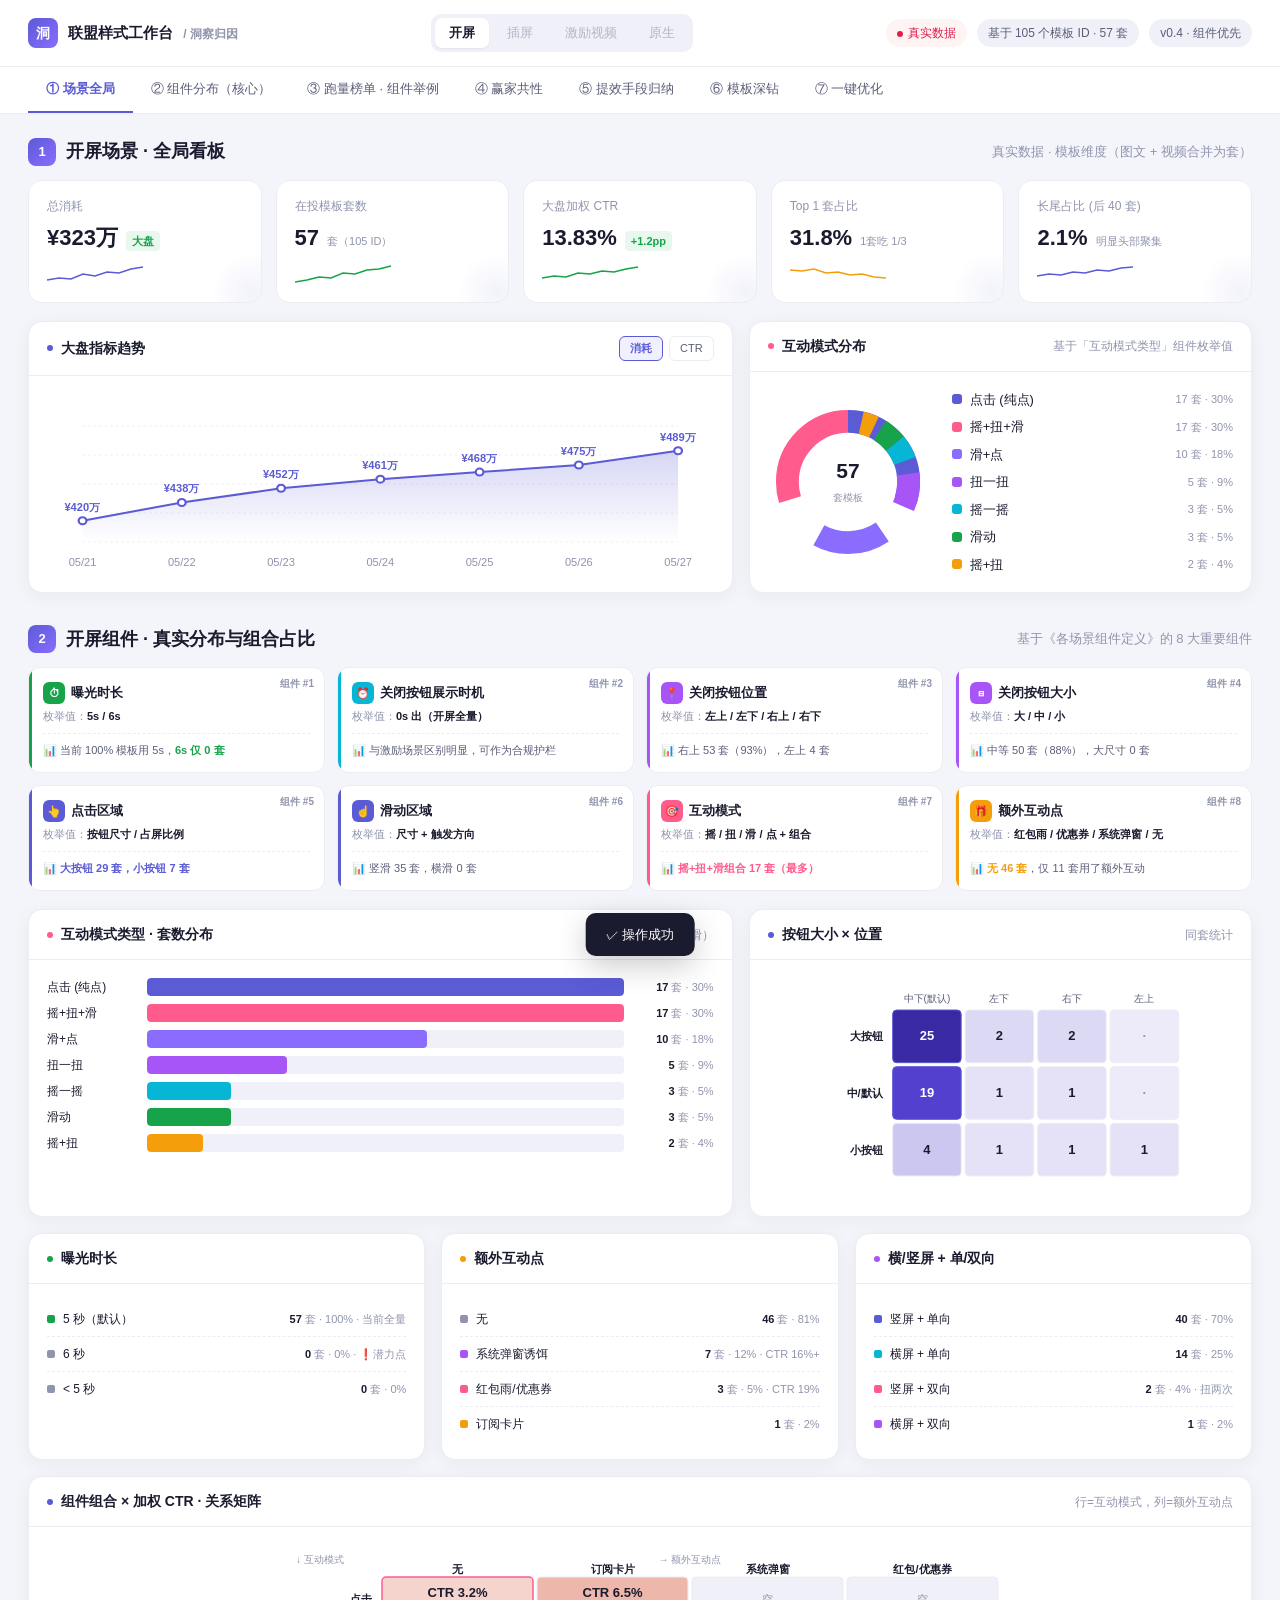
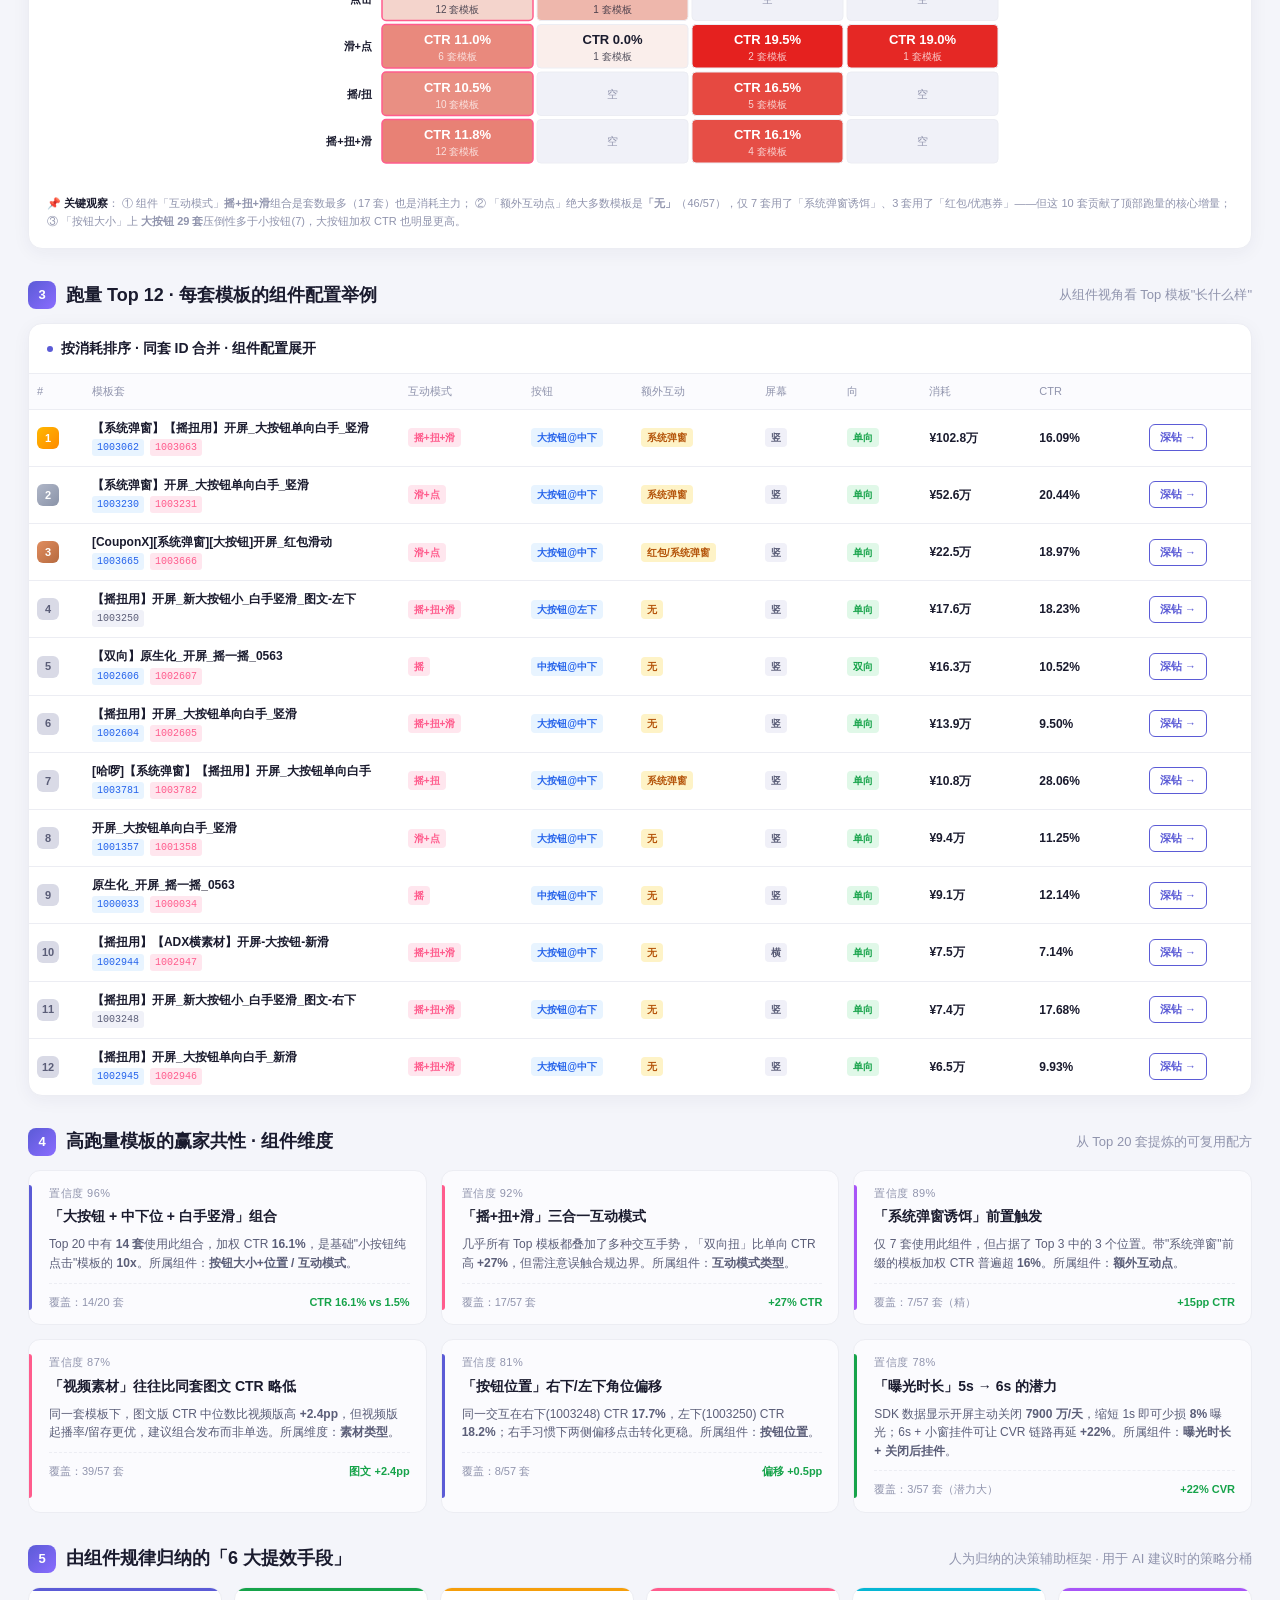
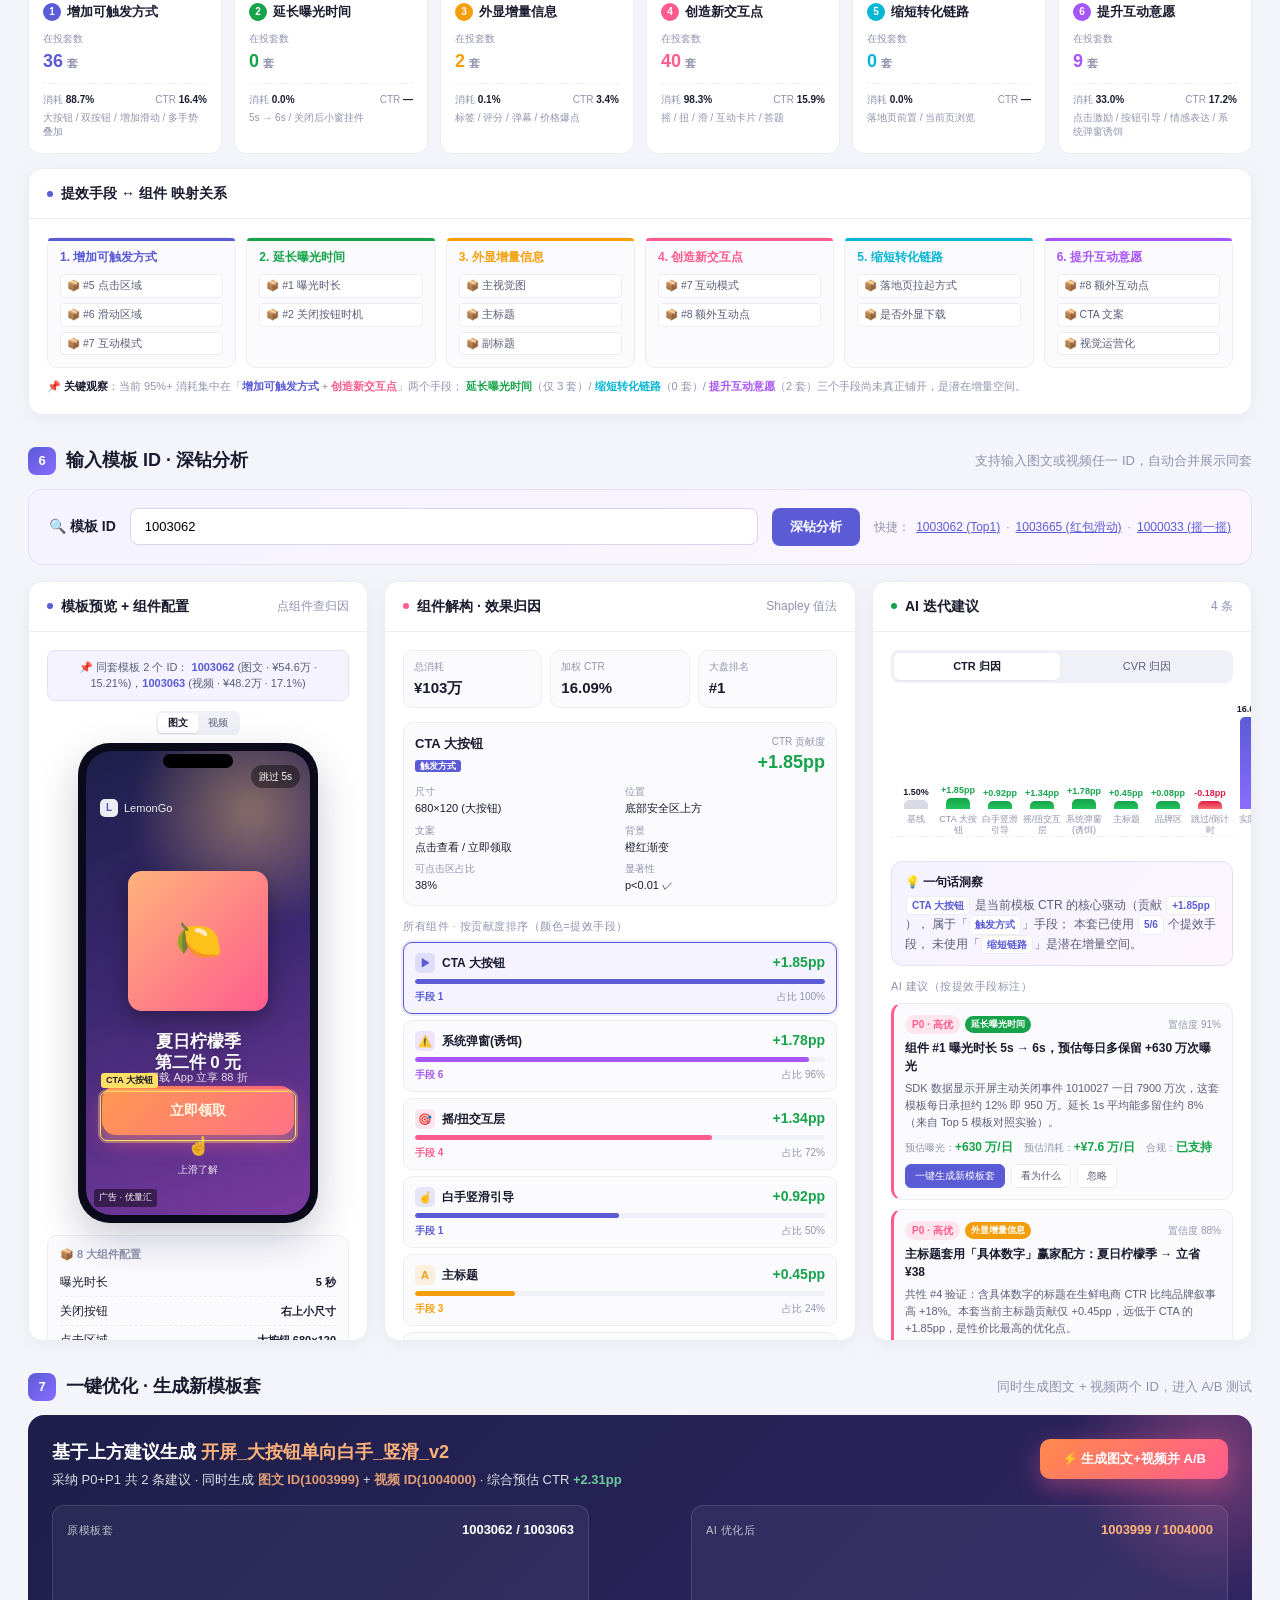
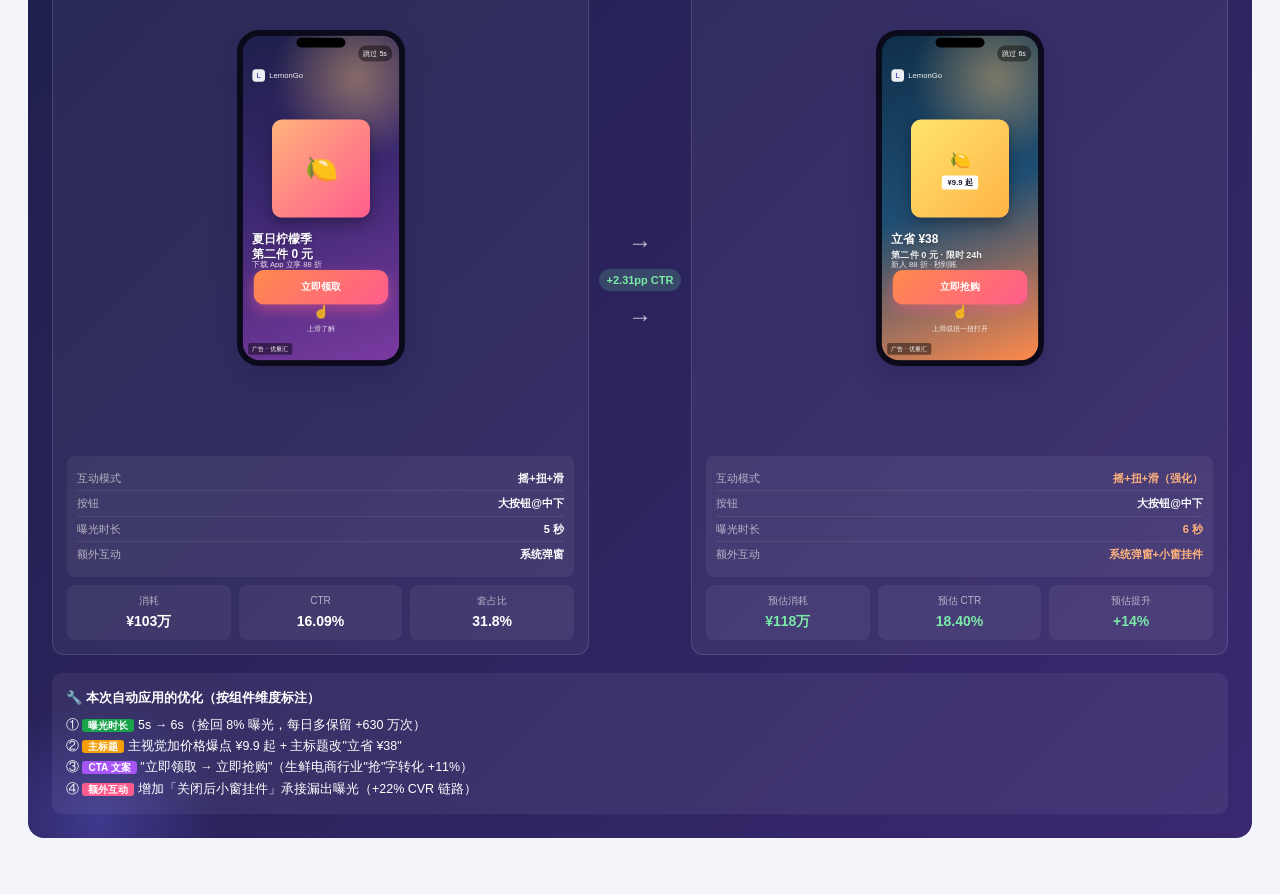
<file: modules/insight/index.html>
<!DOCTYPE html>
<html lang="zh-CN">
<head>
<meta charset="UTF-8" />
<meta name="viewport" content="width=device-width, initial-scale=1.0" />
<title>洞察归因 · 开屏场景看板</title>
<link rel="stylesheet" href="style.css" />
<!-- beacon统计已移除(本地化) -->
<script>
(function(){
  try{
    var beacon=new BeaconAction({
      appkey:'0WEB06U85YBSLJNL',
      versionCode:'1.0.0',
      channelID:'share',
      delay:1000,
      sessionDuration:30*60*1000,
      isOversea:false,
      needReportRqdEvent:false
    });
    beacon.onDirectUserAction('preview_page_view',{
      'url':location.href,
      'referrer':document.referrer,
      'title':document.title,
      'sandbox_id':'2272c33dff8f405f8096534f578bbd31'
    });
  }catch(e){}
})();
</script></head>
<body>

<div class="topbar">
  <div class="brand">
    <div class="brand-logo">洞</div>
    <div><div class="brand-title">联盟样式工作台 <span class="brand-sub">/ 洞察归因</span></div></div>
  </div>
  <div class="scene-tabs">
    <button class="on">开屏</button>
    <button disabled>插屏</button>
    <button disabled>激励视频</button>
    <button disabled>原生</button>
  </div>
  <div class="top-right">
    <span class="pill live">真实数据</span>
    <span class="pill">基于 105 个模板 ID · 57 套</span>
    <span class="pill">v0.4 · 组件优先</span>
  </div>
</div>

<div class="page-nav" id="pageNav">
  <a class="on" data-anchor="overview">① 场景全局</a>
  <a data-anchor="components">② 组件分布（核心）</a>
  <a data-anchor="topRank">③ 跑量榜单 · 组件举例</a>
  <a data-anchor="patterns">④ 赢家共性</a>
  <a data-anchor="levers">⑤ 提效手段归纳</a>
  <a data-anchor="lookup">⑥ 模板深钻</a>
  <a data-anchor="generate">⑦ 一键优化</a>
</div>

<div class="container">

  <!-- ① Overview -->
  <div class="section" id="overview">
    <div class="section-h">
      <h2><span class="num">1</span> 开屏场景 · 全局看板</h2>
      <span class="desc">真实数据 · 模板维度（图文 + 视频合并为套）</span>
    </div>
    <div class="kpi-grid">
      <div class="kpi"><div class="k">总消耗</div><div class="v">¥323万 <span class="delta up">大盘</span></div><svg class="spark" viewBox="0 0 100 24" preserveAspectRatio="none"><polyline fill="none" stroke="#5B5BD6" stroke-width="1.5" points="0,18 12,16 24,17 36,12 48,14 60,10 72,11 84,7 96,5"/></svg></div>
      <div class="kpi"><div class="k">在投模板套数</div><div class="v">57 <small>套（105 ID）</small></div><svg class="spark" viewBox="0 0 100 24" preserveAspectRatio="none"><polyline fill="none" stroke="#16A34A" stroke-width="1.5" points="0,20 12,18 24,15 36,16 48,11 60,12 72,8 84,7 96,4"/></svg></div>
      <div class="kpi"><div class="k">大盘加权 CTR</div><div class="v">13.83% <span class="delta up">+1.2pp</span></div><svg class="spark" viewBox="0 0 100 24" preserveAspectRatio="none"><polyline fill="none" stroke="#16A34A" stroke-width="1.5" points="0,16 12,14 24,15 36,11 48,12 60,9 72,10 84,7 96,5"/></svg></div>
      <div class="kpi"><div class="k">Top 1 套占比</div><div class="v">31.8% <small>1套吃 1/3</small></div><svg class="spark" viewBox="0 0 100 24" preserveAspectRatio="none"><polyline fill="none" stroke="#F59E0B" stroke-width="1.5" points="0,8 12,9 24,7 36,11 48,10 60,13 72,12 84,15 96,16"/></svg></div>
      <div class="kpi"><div class="k">长尾占比 (后 40 套)</div><div class="v">2.1% <small>明显头部聚集</small></div><svg class="spark" viewBox="0 0 100 24" preserveAspectRatio="none"><polyline fill="none" stroke="#5B5BD6" stroke-width="1.5" points="0,14 12,12 24,13 36,10 48,11 60,8 72,9 84,6 96,5"/></svg></div>
    </div>
    <div class="grid-2">
      <div class="panel">
        <div class="panel-h">
          <h3><span class="dot"></span> 大盘指标趋势</h3>
          <div class="trend-controls">
            <button class="on" data-trend="cost">消耗</button>
            <button data-trend="ctr">CTR</button>
          </div>
        </div>
        <div class="panel-body"><svg class="trend" id="trendSvg" viewBox="0 0 600 180" preserveAspectRatio="none"></svg></div>
      </div>
      <div class="panel">
        <div class="panel-h"><h3><span class="dot" style="background:var(--accent)"></span> 互动模式分布</h3><span class="desc">基于「互动模式类型」组件枚举值</span></div>
        <div class="panel-body">
          <div class="donut-row">
            <svg class="donut-svg" viewBox="0 0 42 42" id="donutSvg"></svg>
            <div class="donut-legend" id="donutLegend"></div>
          </div>
        </div>
      </div>
    </div>
  </div>

  <!-- ② 组件分布（核心） -->
  <div class="section" id="components">
    <div class="section-h">
      <h2><span class="num">2</span> 开屏组件 · 真实分布与组合占比</h2>
      <span class="desc">基于《各场景组件定义》的 8 大重要组件</span>
    </div>

    <!-- 8 大组件总览 -->
    <div class="comp-overview" id="compOverview"></div>

    <!-- 组件 × 枚举值分布 -->
    <div class="grid-2">
      <div class="panel">
        <div class="panel-h"><h3><span class="dot" style="background:var(--lv4)"></span> 互动模式类型 · 套数分布</h3><span class="desc">含组合（如摇+扭+滑）</span></div>
        <div class="panel-body"><div id="interactionBars"></div></div>
      </div>
      <div class="panel">
        <div class="panel-h"><h3><span class="dot" style="background:var(--lv1)"></span> 按钮大小 × 位置</h3><span class="desc">同套统计</span></div>
        <div class="panel-body"><svg viewBox="0 0 380 220" id="btnMatrix" style="width:100%;height:220px;display:block"></svg></div>
      </div>
    </div>

    <div class="grid-3" style="margin-top:16px">
      <div class="panel">
        <div class="panel-h"><h3><span class="dot" style="background:var(--lv2)"></span> 曝光时长</h3></div>
        <div class="panel-body" id="durDist"></div>
      </div>
      <div class="panel">
        <div class="panel-h"><h3><span class="dot" style="background:var(--lv3)"></span> 额外互动点</h3></div>
        <div class="panel-body" id="extraDist"></div>
      </div>
      <div class="panel">
        <div class="panel-h"><h3><span class="dot" style="background:var(--lv6)"></span> 横/竖屏 + 单/双向</h3></div>
        <div class="panel-body" id="orientDist"></div>
      </div>
    </div>

    <!-- 组件组合 → 加权 CTR 关系矩阵 -->
    <div class="panel" style="margin-top:16px">
      <div class="panel-h"><h3><span class="dot"></span> 组件组合 × 加权 CTR · 关系矩阵</h3><span class="desc">行=互动模式，列=额外互动点</span></div>
      <div class="panel-body">
        <svg viewBox="0 0 760 240" id="comboMatrix" style="width:100%;height:240px;display:block"></svg>
        <div style="font-size:11px;color:var(--text-3);margin-top:10px;line-height:1.6">
          📌 <b style="color:var(--text)">关键观察</b>：
          ① 组件「互动模式」<b>摇+扭+滑</b>组合是套数最多（17 套）也是消耗主力；
          ② 「额外互动点」绝大多数模板是<b>「无」</b>（46/57），仅 7 套用了「系统弹窗诱饵」、3 套用了「红包/优惠券」——但这 10 套贡献了顶部跑量的核心增量；
          ③ 「按钮大小」上 <b>大按钮 29 套</b>压倒性多于小按钮(7)，大按钮加权 CTR 也明显更高。
        </div>
      </div>
    </div>
  </div>

  <!-- ③ Top Rank with components -->
  <div class="section" id="topRank">
    <div class="section-h">
      <h2><span class="num">3</span> 跑量 Top 12 · 每套模板的组件配置举例</h2>
      <span class="desc">从组件视角看 Top 模板"长什么样"</span>
    </div>
    <div class="panel">
      <div class="panel-h">
        <h3><span class="dot"></span> 按消耗排序 · 同套 ID 合并 · 组件配置展开</h3>
      </div>
      <div class="panel-body" style="padding:0">
        <table class="top-tbl wide" id="topTbl">
          <thead><tr>
            <th style="width:40px">#</th>
            <th style="width:230px">模板套</th>
            <th style="width:90px">互动模式</th>
            <th style="width:80px">按钮</th>
            <th style="width:90px">额外互动</th>
            <th style="width:60px">屏幕</th>
            <th style="width:60px">向</th>
            <th class="num-cell" style="width:80px">消耗</th>
            <th class="num-cell" style="width:80px">CTR</th>
            <th style="width:80px"></th>
          </tr></thead>
          <tbody></tbody>
        </table>
      </div>
    </div>
  </div>

  <!-- ④ Patterns -->
  <div class="section" id="patterns">
    <div class="section-h">
      <h2><span class="num">4</span> 高跑量模板的赢家共性 · 组件维度</h2>
      <span class="desc">从 Top 20 套提炼的可复用配方</span>
    </div>
    <div class="pattern-grid">
      <div class="pattern lv1"><div class="pn">置信度 96%</div><div class="pt">「大按钮 + 中下位 + 白手竖滑」组合</div><div class="pb">Top 20 中有 <b>14 套</b>使用此组合，加权 CTR <b>16.1%</b>，是基础"小按钮纯点击"模板的 <b>10x</b>。所属组件：<b>按钮大小+位置 / 互动模式</b>。</div><div class="pf"><span>覆盖：14/20 套</span><span><b>CTR 16.1% vs 1.5%</b></span></div></div>
      <div class="pattern lv4"><div class="pn">置信度 92%</div><div class="pt">「摇+扭+滑」三合一互动模式</div><div class="pb">几乎所有 Top 模板都叠加了多种交互手势，「双向扭」比单向 CTR 高 <b>+27%</b>，但需注意误触合规边界。所属组件：<b>互动模式类型</b>。</div><div class="pf"><span>覆盖：17/57 套</span><span><b>+27% CTR</b></span></div></div>
      <div class="pattern lv6"><div class="pn">置信度 89%</div><div class="pt">「系统弹窗诱饵」前置触发</div><div class="pb">仅 7 套使用此组件，但占据了 Top 3 中的 3 个位置。带"系统弹窗"前缀的模板加权 CTR 普遍超 <b>16%</b>。所属组件：<b>额外互动点</b>。</div><div class="pf"><span>覆盖：7/57 套（精）</span><span><b>+15pp CTR</b></span></div></div>
      <div class="pattern lv4"><div class="pn">置信度 87%</div><div class="pt">「视频素材」往往比同套图文 CTR 略低</div><div class="pb">同一套模板下，图文版 CTR 中位数比视频版高 <b>+2.4pp</b>，但视频版起播率/留存更优，建议组合发布而非单选。所属维度：<b>素材类型</b>。</div><div class="pf"><span>覆盖：39/57 套</span><span><b>图文 +2.4pp</b></span></div></div>
      <div class="pattern lv1"><div class="pn">置信度 81%</div><div class="pt">「按钮位置」右下/左下角位偏移</div><div class="pb">同一交互在右下(1003248) CTR <b>17.7%</b>，左下(1003250) CTR <b>18.2%</b>；右手习惯下两侧偏移点击转化更稳。所属组件：<b>按钮位置</b>。</div><div class="pf"><span>覆盖：8/57 套</span><span><b>偏移 +0.5pp</b></span></div></div>
      <div class="pattern lv2"><div class="pn">置信度 78%</div><div class="pt">「曝光时长」5s → 6s 的潜力</div><div class="pb">SDK 数据显示开屏主动关闭 <b>7900 万/天</b>，缩短 1s 即可少损 <b>8%</b> 曝光；6s + 小窗挂件可让 CVR 链路再延 <b>+22%</b>。所属组件：<b>曝光时长 + 关闭后挂件</b>。</div><div class="pf"><span>覆盖：3/57 套（潜力大）</span><span><b>+22% CVR</b></span></div></div>
    </div>
  </div>

  <!-- ⑤ 6 大提效手段（归纳） -->
  <div class="section" id="levers">
    <div class="section-h">
      <h2><span class="num">5</span> 由组件规律归纳的「6 大提效手段」</h2>
      <span class="desc">人为归纳的决策辅助框架 · 用于 AI 建议时的策略分桶</span>
    </div>

    <div class="lever-section" id="leverSection"></div>

    <div class="panel">
      <div class="panel-h"><h3><span class="dot"></span> 提效手段 ↔ 组件 映射关系</h3></div>
      <div class="panel-body">
        <div id="leverCompMap"></div>
        <div style="font-size:11px;color:var(--text-3);margin-top:10px;line-height:1.6">
          📌 <b style="color:var(--text)">关键观察</b>：当前 95%+ 消耗集中在「<span style="color:var(--lv1);font-weight:600">增加可触发方式</span> + <span style="color:var(--lv4);font-weight:600">创造新交互点</span>」两个手段；
          <span style="color:var(--lv2);font-weight:600">延长曝光时间</span>（仅 3 套）/ <span style="color:var(--lv5);font-weight:600">缩短转化链路</span>（0 套）/ <span style="color:var(--lv6);font-weight:600">提升互动意愿</span>（2 套）三个手段尚未真正铺开，是潜在增量空间。
        </div>
      </div>
    </div>
  </div>

  <!-- ⑥ Lookup -->
  <div class="section" id="lookup">
    <div class="section-h">
      <h2><span class="num">6</span> 输入模板 ID · 深钻分析</h2>
      <span class="desc">支持输入图文或视频任一 ID，自动合并展示同套</span>
    </div>
    <div class="lookup-bar">
      <div class="il">🔍 模板 ID</div>
      <input id="tidInput" placeholder="例如 1003062 (图文) 或 1003063 (视频)，同套自动合并" value="1003062" />
      <button onclick="loadTemplate(document.getElementById('tidInput').value)">深钻分析</button>
      <div class="lookup-quick">快捷： <a onclick="loadTemplate('1003062')">1003062 (Top1)</a> · <a onclick="loadTemplate('1003665')">1003665 (红包滑动)</a> · <a onclick="loadTemplate('1000033')">1000033 (摇一摇)</a></div>
    </div>
    <div id="analysisHost" class="analysis-layout"></div>
  </div>

  <!-- ⑦ Generate -->
  <div class="section" id="generate">
    <div class="section-h">
      <h2><span class="num">7</span> 一键优化 · 生成新模板套</h2>
      <span class="desc">同时生成图文 + 视频两个 ID，进入 A/B 测试</span>
    </div>
    <div class="gen-area">
      <div class="gen-content">
        <div class="gen-h">
          <div>
            <h3>基于上方建议生成 <span style="color:#FFB37C">开屏_大按钮单向白手_竖滑_v2</span></h3>
            <div class="gen-sub">采纳 P0+P1 共 2 条建议 · 同时生成 <b style="color:#FFB37C">图文 ID(1003999)</b> + <b style="color:#FFB37C">视频 ID(1004000)</b> · 综合预估 CTR <b style="color:#7AE9A8">+2.31pp</b></div>
          </div>
          <button class="gen-btn" onclick="showToast('新模板套已进入 A/B 测试队列，预计 24h 后回收数据')">⚡ 生成图文+视频并 A/B</button>
        </div>
        <div class="compare">
          <div class="compare-card">
            <div class="cc-h"><div class="cc-label">原模板套</div><div class="cc-id">1003062 / 1003063</div></div>
            <div class="cc-phone-wrap">
              <div class="phone">
                <div class="phone-notch"></div>
                <div class="phone-screen"><div class="splash">
                  <div class="skip">跳过 5s</div>
                  <div class="brand-mark"><div class="lm">L</div><div>LemonGo</div></div>
                  <div class="hero-img">🍋</div>
                  <div class="title">夏日柠檬季<br/>第二件 0 元</div>
                  <div class="subtitle">下载 App 立享 88 折</div>
                  <div class="big-cta">立即领取</div>
                  <div class="swipe-hint"><div class="hand">☝️</div>上滑了解</div>
                  <div class="ad-tag">广告 · 优量汇</div>
                </div></div>
              </div>
            </div>
            <div class="cc-comp-config">
              <div class="cc-cc-row"><span>互动模式</span><b>摇+扭+滑</b></div>
              <div class="cc-cc-row"><span>按钮</span><b>大按钮@中下</b></div>
              <div class="cc-cc-row"><span>曝光时长</span><b>5 秒</b></div>
              <div class="cc-cc-row"><span>额外互动</span><b>系统弹窗</b></div>
            </div>
            <div class="cc-metrics">
              <div class="cc-m"><div class="k">消耗</div><div class="v">¥103万</div></div>
              <div class="cc-m"><div class="k">CTR</div><div class="v">16.09%</div></div>
              <div class="cc-m"><div class="k">套占比</div><div class="v">31.8%</div></div>
            </div>
          </div>
          <div class="arrow-mid">
            <div class="ar">→</div>
            <div class="lift">+2.31pp CTR</div>
            <div class="ar">→</div>
          </div>
          <div class="compare-card">
            <div class="cc-h"><div class="cc-label">AI 优化后</div><div class="cc-id new">1003999 / 1004000</div></div>
            <div class="cc-phone-wrap">
              <div class="phone">
                <div class="phone-notch"></div>
                <div class="phone-screen"><div class="splash" style="background:linear-gradient(160deg,#0F2F4A 0%,#1F4E73 50%,#FF8A4C 100%)">
                  <div class="skip">跳过 6s</div>
                  <div class="brand-mark"><div class="lm">L</div><div>LemonGo</div></div>
                  <div class="hero-img" style="background:linear-gradient(135deg,#FFE56B,#FFB347);font-size:24px;flex-direction:column">🍋<div style="font-size:11px;font-weight:800;margin-top:4px;color:#1A1B2E;background:#fff;padding:2px 8px;border-radius:4px">¥9.9 起</div></div>
                  <div class="title">立省 ¥38<br/><span style="font-size:13px;font-weight:600;opacity:.9">第二件 0 元 · 限时 24h</span></div>
                  <div class="subtitle">新人 88 折 · 秒到账</div>
                  <div class="big-cta">立即抢购</div>
                  <div class="swipe-hint"><div class="hand">☝️</div>上滑或扭一扭打开</div>
                  <div class="ad-tag">广告 · 优量汇</div>
                </div></div>
              </div>
            </div>
            <div class="cc-comp-config">
              <div class="cc-cc-row"><span>互动模式</span><b style="color:#FFB37C">摇+扭+滑（强化）</b></div>
              <div class="cc-cc-row"><span>按钮</span><b>大按钮@中下</b></div>
              <div class="cc-cc-row"><span>曝光时长</span><b style="color:#FFB37C">6 秒</b></div>
              <div class="cc-cc-row"><span>额外互动</span><b style="color:#FFB37C">系统弹窗+小窗挂件</b></div>
            </div>
            <div class="cc-metrics">
              <div class="cc-m"><div class="k">预估消耗</div><div class="v up">¥118万</div></div>
              <div class="cc-m"><div class="k">预估 CTR</div><div class="v up">18.40%</div></div>
              <div class="cc-m"><div class="k">预估提升</div><div class="v up">+14%</div></div>
            </div>
          </div>
        </div>
        <div style="margin-top:18px;padding:14px;background:rgba(255,255,255,.06);border-radius:10px;font-size:12.5px;line-height:1.7">
          <div style="font-weight:600;margin-bottom:6px;font-size:13px">🔧 本次自动应用的优化（按组件维度标注）</div>
          <div>① <span style="background:#16A34A;padding:1px 6px;border-radius:3px;font-size:10px;font-weight:700">曝光时长</span> 5s → 6s（捡回 8% 曝光，每日多保留 +630 万次）</div>
          <div>② <span style="background:#F59E0B;padding:1px 6px;border-radius:3px;font-size:10px;font-weight:700">主标题</span> 主视觉加价格爆点 ¥9.9 起 + 主标题改"立省 ¥38"</div>
          <div>③ <span style="background:#A855F7;padding:1px 6px;border-radius:3px;font-size:10px;font-weight:700">CTA 文案</span> "立即领取 → 立即抢购"（生鲜电商行业"抢"字转化 +11%）</div>
          <div>④ <span style="background:#FF5C8D;padding:1px 6px;border-radius:3px;font-size:10px;font-weight:700">额外互动</span> 增加「关闭后小窗挂件」承接漏出曝光（+22% CVR 链路）</div>
        </div>
      </div>
    </div>
  </div>

</div>

<div class="toast" id="toast">✓ 操作成功</div>

<script src="app.js"></script>
</body>
</html>
</file>
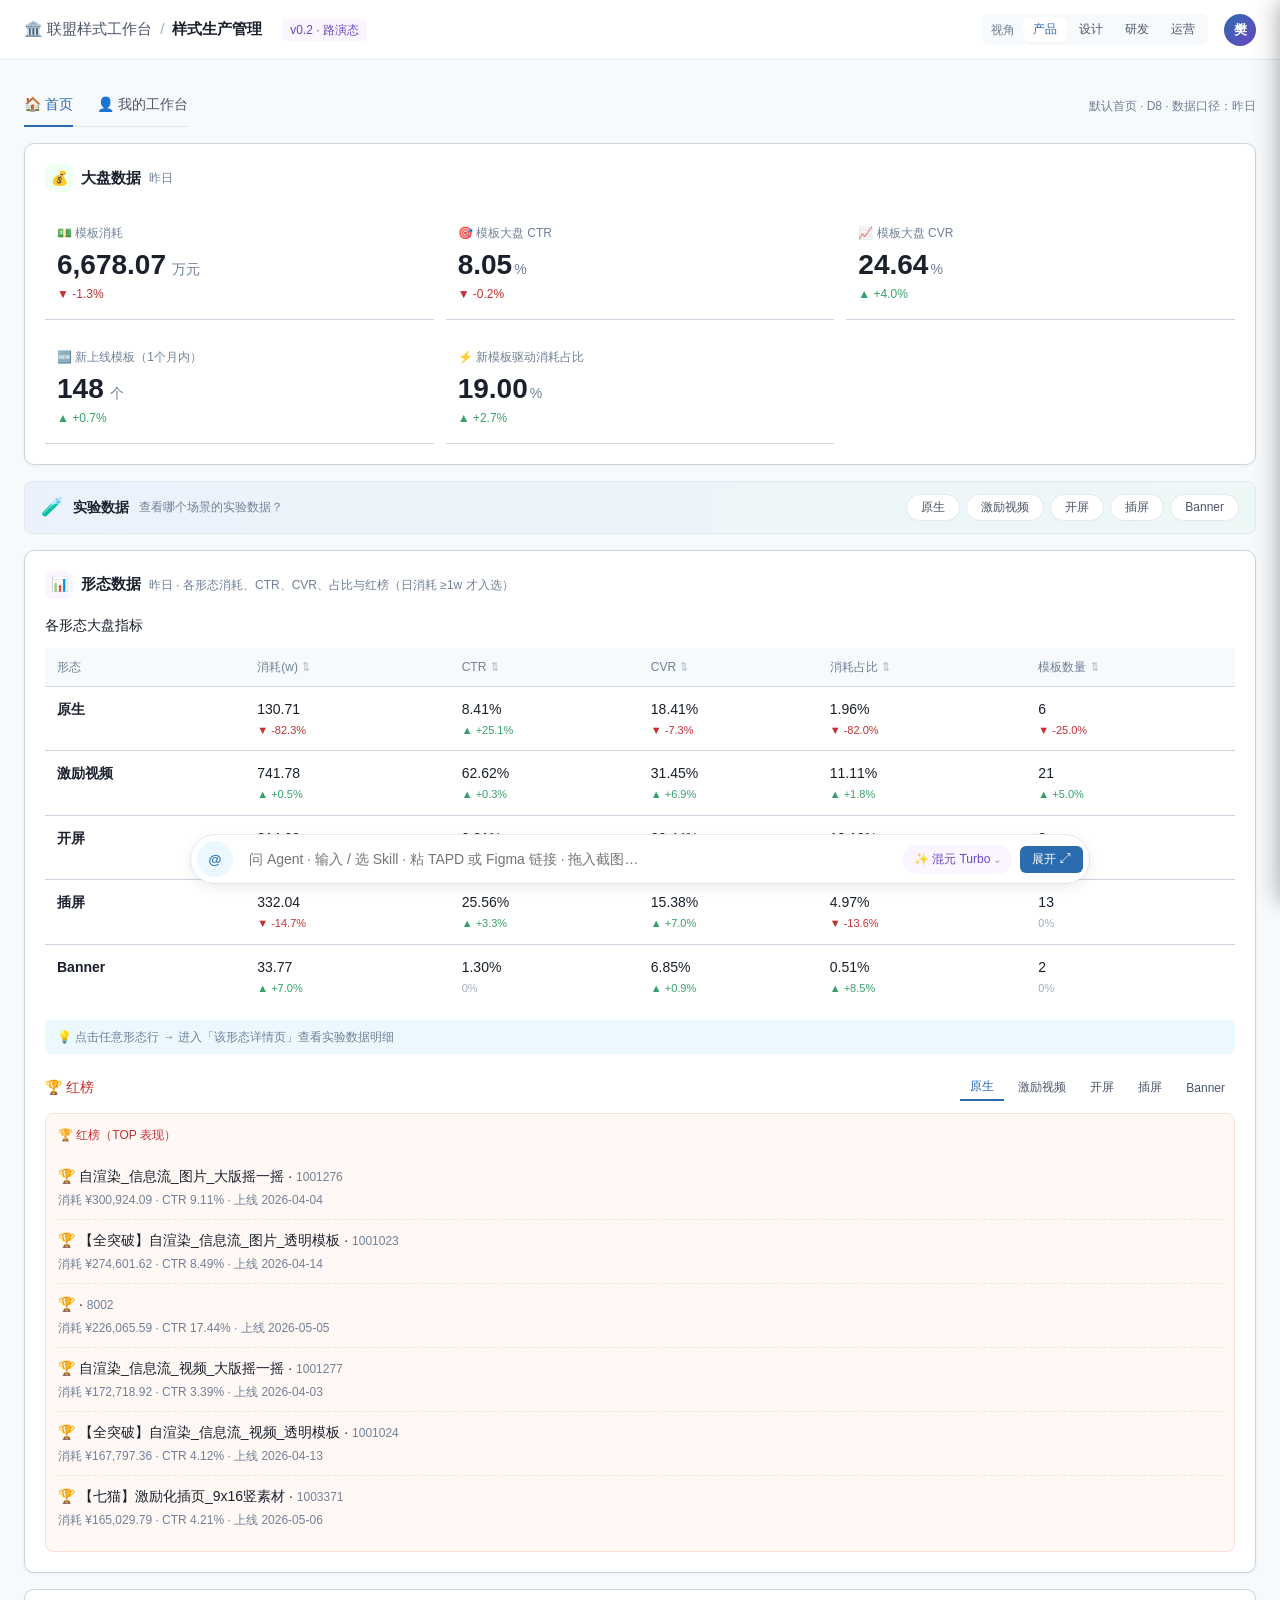
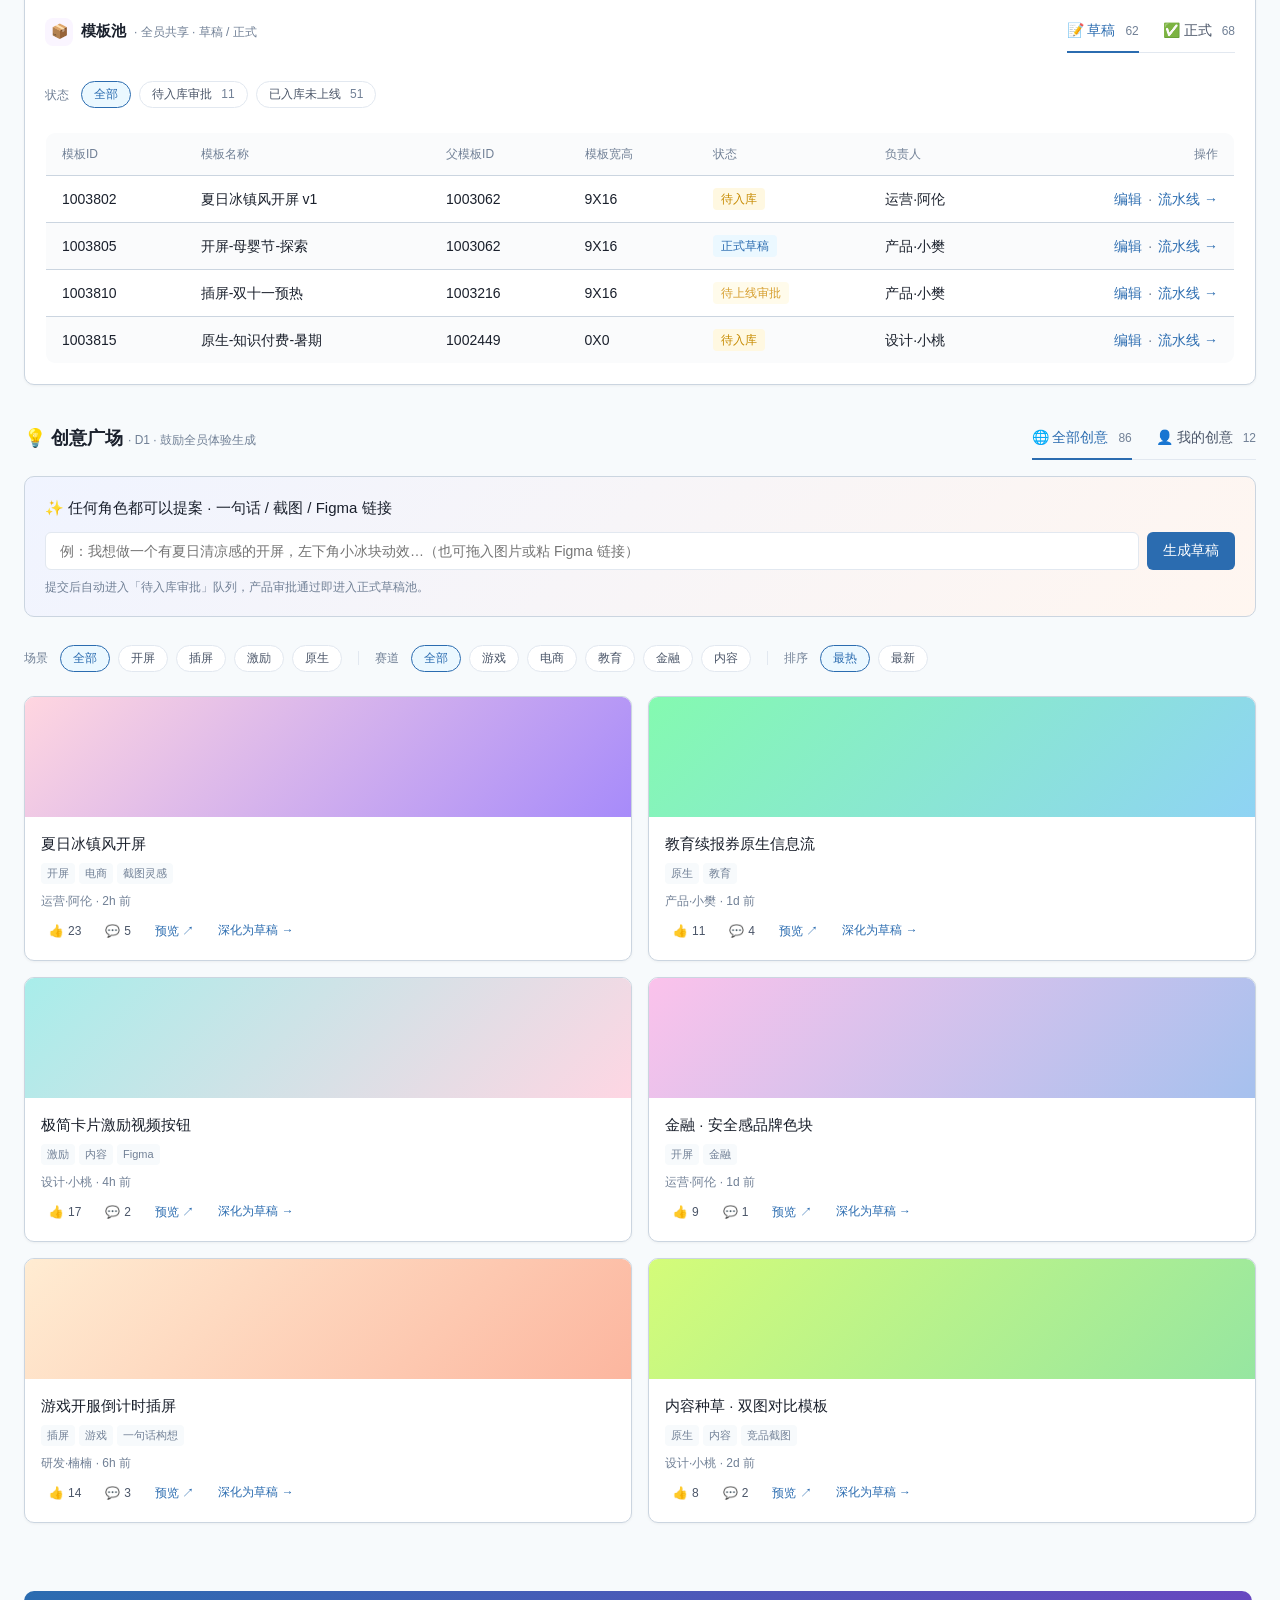
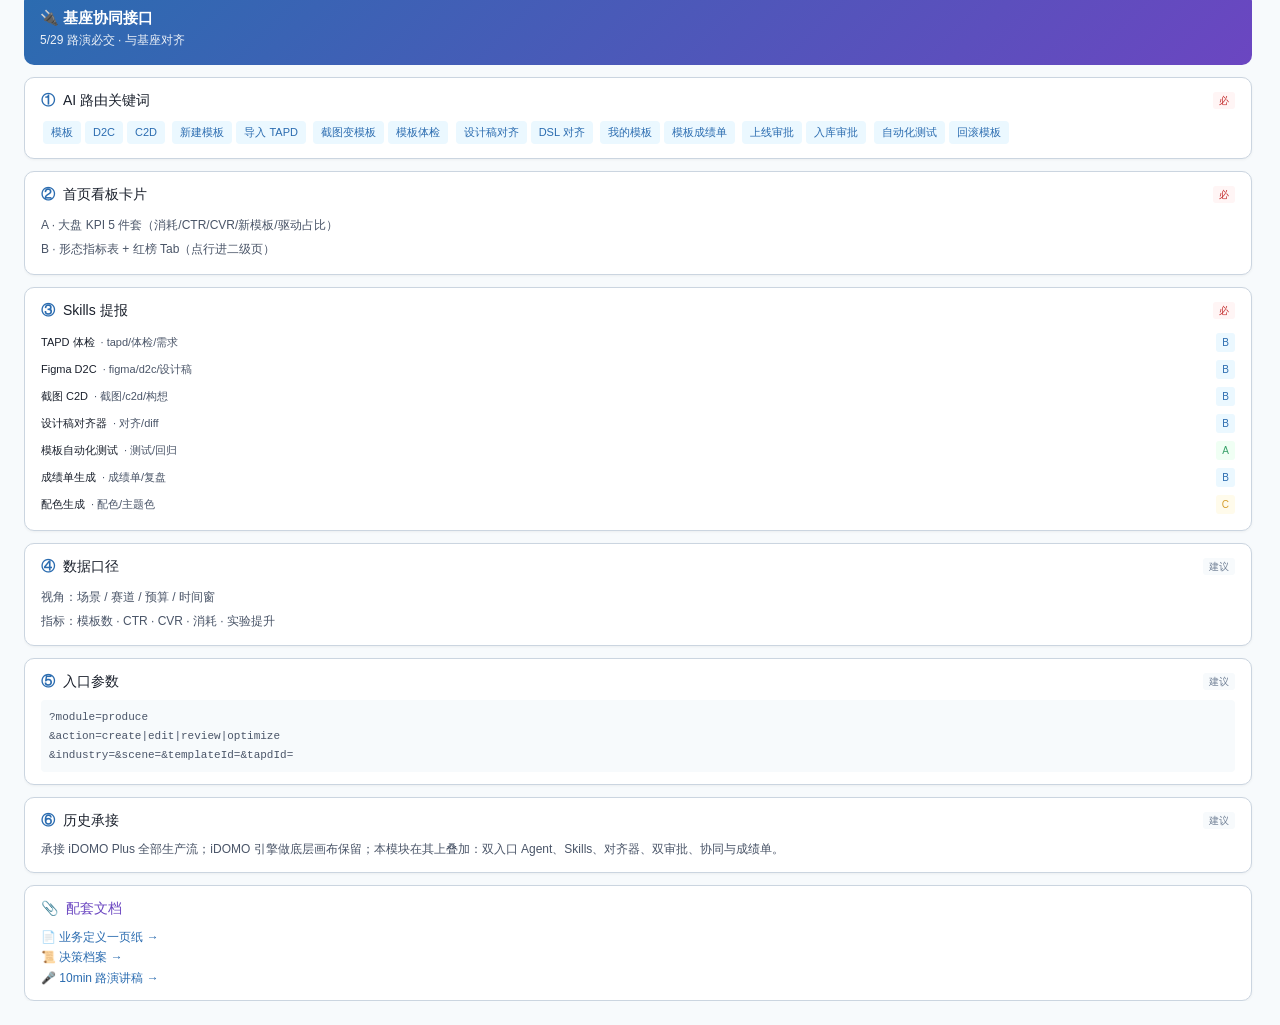
<file: modules/produce/index.html>
<!DOCTYPE html>
<html lang="zh-CN">
<head>
<meta charset="UTF-8" />
<meta name="viewport" content="width=device-width, initial-scale=1.0" />
<title>样式生产管理 · 联盟样式工作台子模块 Demo</title>
<link rel="stylesheet" href="./styles/tokens.css" />
<link rel="stylesheet" href="./styles/main.css" />
</head>
<body>
<!-- ========== 顶部导航 ========== -->
<header class="topbar">
  <div class="topbar-left">
    <a class="breadcrumb" href="https://yi0702.github.io/workbench-foundation/index.html" target="_blank">
      <span class="breadcrumb-home">🏛️ 联盟样式工作台</span>
      <span class="breadcrumb-sep">/</span>
      <span class="breadcrumb-current">样式生产管理</span>
    </a>
    <span class="ver-badge">v0.2 · 路演态</span>
  </div>
  <div class="topbar-right">
    <div class="role-switch" id="roleSwitch">
      <span class="role-label">视角</span>
      <button class="role-btn active" data-role="product">产品</button>
      <button class="role-btn" data-role="design">设计</button>
      <button class="role-btn" data-role="dev">研发</button>
      <button class="role-btn" data-role="ops">运营</button>
    </div>
    <div class="user-avatar" title="产品 · 小樊">樊</div>
  </div>
</header>

<!-- ========== 主体 ========== -->
<main class="layout">
  <!-- 中央内容 -->
  <section class="content">

    <!-- 1. 工作台：首页 / 我的工作台 -->
    <div id="dashboard" class="section">
      <div class="section-head">
        <div class="tab-group" role="tablist">
          <button class="tab active" data-tab="overview">🏠 首页</button>
          <button class="tab" data-tab="mine">👤 我的工作台</button>
        </div>
        <div class="section-head-aside">
          <span class="muted">默认首页 · D8 · 数据口径：昨日</span>
        </div>
      </div>

      <!-- ============ 首页 Tab ============ -->
      <div class="tab-pane active" data-pane="overview">

        <!-- 大盘数据 · 5 张 KPI 卡 -->
        <div class="board-card">
          <div class="board-card-head">
            <span class="board-card-icon money">💰</span>
            <span class="board-card-title">大盘数据</span>
            <span class="muted">昨日</span>
          </div>
          <div class="kpi-row">
            <div class="kpi">
              <div class="kpi-label">💵 模板消耗</div>
              <div class="kpi-num">6,678.07<small> 万元</small></div>
              <div class="kpi-trend down">▼ -1.3%</div>
            </div>
            <div class="kpi">
              <div class="kpi-label">🎯 模板大盘 CTR</div>
              <div class="kpi-num">8.05<small>%</small></div>
              <div class="kpi-trend down">▼ -0.2%</div>
            </div>
            <div class="kpi">
              <div class="kpi-label">📈 模板大盘 CVR</div>
              <div class="kpi-num">24.64<small>%</small></div>
              <div class="kpi-trend up">▲ +4.0%</div>
            </div>
            <div class="kpi">
              <div class="kpi-label">🆕 新上线模板（1个月内）</div>
              <div class="kpi-num">148<small> 个</small></div>
              <div class="kpi-trend up">▲ +0.7%</div>
            </div>
            <div class="kpi">
              <div class="kpi-label">⚡ 新模板驱动消耗占比</div>
              <div class="kpi-num">19.00<small>%</small></div>
              <div class="kpi-trend up">▲ +2.7%</div>
            </div>
          </div>
        </div>

        <!-- 实验数据快速入口 · 轻量场景选择器（不暴露过多） -->
        <div class="exp-quick-entry mt-16">
          <div class="exp-quick-left">
            <span class="exp-quick-icon">🧪</span>
            <span class="exp-quick-title">实验数据</span>
            <span class="muted">查看哪个场景的实验数据？</span>
          </div>
          <div class="exp-quick-right" id="expSceneEntry">
            <button class="pill" data-exp-scene="原生">原生</button>
            <button class="pill" data-exp-scene="激励视频">激励视频</button>
            <button class="pill" data-exp-scene="开屏">开屏</button>
            <button class="pill" data-exp-scene="插屏">插屏</button>
            <button class="pill" data-exp-scene="Banner">Banner</button>
          </div>
        </div>

        <!-- 形态数据 · 左指标表 + 右红榜 -->
        <div class="board-card mt-16">
          <div class="board-card-head">
            <span class="board-card-icon chart">📊</span>
            <span class="board-card-title">形态数据</span>
            <span class="muted">昨日 · 各形态消耗、CTR、CVR、占比与红榜（日消耗 ≥1w 才入选）</span>
          </div>

          <div class="form-grid">
            <!-- 左：形态指标表 -->
            <div class="form-left">
              <div class="form-sub-title">各形态大盘指标</div>
              <table class="form-table">
                <thead>
                  <tr>
                    <th>形态</th>
                    <th>消耗(w) <span class="th-sort">⇅</span></th>
                    <th>CTR <span class="th-sort">⇅</span></th>
                    <th>CVR <span class="th-sort">⇅</span></th>
                    <th>消耗占比 <span class="th-sort">⇅</span></th>
                    <th>模板数量 <span class="th-sort">⇅</span></th>
                  </tr>
                </thead>
                <tbody>
                  <tr class="form-row" data-form="原生">
                    <td><b>原生</b></td>
                    <td>130.71<div class="cell-trend down">▼ -82.3%</div></td>
                    <td>8.41%<div class="cell-trend up">▲ +25.1%</div></td>
                    <td>18.41%<div class="cell-trend down">▼ -7.3%</div></td>
                    <td>1.96%<div class="cell-trend down">▼ -82.0%</div></td>
                    <td>6<div class="cell-trend down">▼ -25.0%</div></td>
                  </tr>
                  <tr class="form-row" data-form="激励视频">
                    <td><b>激励视频</b></td>
                    <td>741.78<div class="cell-trend up">▲ +0.5%</div></td>
                    <td>62.62%<div class="cell-trend up">▲ +0.3%</div></td>
                    <td>31.45%<div class="cell-trend up">▲ +6.9%</div></td>
                    <td>11.11%<div class="cell-trend up">▲ +1.8%</div></td>
                    <td>21<div class="cell-trend up">▲ +5.0%</div></td>
                  </tr>
                  <tr class="form-row" data-form="开屏">
                    <td><b>开屏</b></td>
                    <td>814.09<div class="cell-trend up">▲ +294.4%</div></td>
                    <td>9.31%<div class="cell-trend down">▼ -46.3%</div></td>
                    <td>20.44%<div class="cell-trend up">▲ +1.3%</div></td>
                    <td>12.19%<div class="cell-trend up">▲ +299.7%</div></td>
                    <td>8<div class="cell-trend up">▲ +14.3%</div></td>
                  </tr>
                  <tr class="form-row" data-form="插屏">
                    <td><b>插屏</b></td>
                    <td>332.04<div class="cell-trend down">▼ -14.7%</div></td>
                    <td>25.56%<div class="cell-trend up">▲ +3.3%</div></td>
                    <td>15.38%<div class="cell-trend up">▲ +7.0%</div></td>
                    <td>4.97%<div class="cell-trend down">▼ -13.6%</div></td>
                    <td>13<div class="cell-trend zero">0%</div></td>
                  </tr>
                  <tr class="form-row" data-form="Banner">
                    <td><b>Banner</b></td>
                    <td>33.77<div class="cell-trend up">▲ +7.0%</div></td>
                    <td>1.30%<div class="cell-trend zero">0%</div></td>
                    <td>6.85%<div class="cell-trend up">▲ +0.9%</div></td>
                    <td>0.51%<div class="cell-trend up">▲ +8.5%</div></td>
                    <td>2<div class="cell-trend zero">0%</div></td>
                  </tr>
                </tbody>
              </table>
              <div class="form-tip">💡 点击任意形态行 → 进入「该形态详情页」查看实验数据明细</div>
            </div>

            <!-- 右：红榜 Tab -->
            <div class="form-right">
              <div class="form-sub-title">
                <span class="redlist-title">🏆 红榜</span>
                <div class="redlist-tabs">
                  <button class="redlist-tab active" data-redtab="原生">原生</button>
                  <button class="redlist-tab" data-redtab="激励视频">激励视频</button>
                  <button class="redlist-tab" data-redtab="开屏">开屏</button>
                  <button class="redlist-tab" data-redtab="插屏">插屏</button>
                  <button class="redlist-tab" data-redtab="Banner">Banner</button>
                </div>
              </div>
              <div class="redlist-content">
                <div class="redlist-pane active" data-redpane="原生">
                  <div class="redlist-tag">🏆 红榜（TOP 表现）</div>
                  <div class="redlist-item">
                    <div class="redlist-item-title"><span class="trophy">🏆</span>自渲染_信息流_图片_大版摇一摇 · <span class="tid">1001276</span></div>
                    <div class="redlist-item-meta">消耗 ¥300,924.09 · CTR 9.11% · 上线 2026-04-04</div>
                  </div>
                  <div class="redlist-item">
                    <div class="redlist-item-title"><span class="trophy">🏆</span>【全突破】自渲染_信息流_图片_透明模板 · <span class="tid">1001023</span></div>
                    <div class="redlist-item-meta">消耗 ¥274,601.62 · CTR 8.49% · 上线 2026-04-14</div>
                  </div>
                  <div class="redlist-item">
                    <div class="redlist-item-title"><span class="trophy">🏆</span>· <span class="tid">8002</span></div>
                    <div class="redlist-item-meta">消耗 ¥226,065.59 · CTR 17.44% · 上线 2026-05-05</div>
                  </div>
                  <div class="redlist-item">
                    <div class="redlist-item-title"><span class="trophy">🏆</span>自渲染_信息流_视频_大版摇一摇 · <span class="tid">1001277</span></div>
                    <div class="redlist-item-meta">消耗 ¥172,718.92 · CTR 3.39% · 上线 2026-04-03</div>
                  </div>
                  <div class="redlist-item">
                    <div class="redlist-item-title"><span class="trophy">🏆</span>【全突破】自渲染_信息流_视频_透明模板 · <span class="tid">1001024</span></div>
                    <div class="redlist-item-meta">消耗 ¥167,797.36 · CTR 4.12% · 上线 2026-04-13</div>
                  </div>
                  <div class="redlist-item">
                    <div class="redlist-item-title"><span class="trophy">🏆</span>【七猫】激励化插页_9x16竖素材 · <span class="tid">1003371</span></div>
                    <div class="redlist-item-meta">消耗 ¥165,029.79 · CTR 4.21% · 上线 2026-05-06</div>
                  </div>
                </div>
                <div class="redlist-pane" data-redpane="激励视频">
                  <div class="redlist-tag">🏆 红榜（TOP 表现）</div>
                  <div class="redlist-item">
                    <div class="redlist-item-title"><span class="trophy">🏆</span>双端_激励_1003723模板 · <span class="tid">1003723</span></div>
                    <div class="redlist-item-meta">消耗 ¥412,580.20 · CTR 62.5% · 上线 2026-04-22</div>
                  </div>
                  <div class="redlist-item">
                    <div class="redlist-item-title"><span class="trophy">🏆</span>双端_开插激励原生_26Y618 · <span class="tid">1003718</span></div>
                    <div class="redlist-item-meta">消耗 ¥305,128.40 · CTR 60.2% · 上线 2026-04-25</div>
                  </div>
                  <div class="redlist-item">
                    <div class="redlist-item-title"><span class="trophy">🏆</span>蚂蚁阿福定制化点击激励模板 · <span class="tid">1003680</span></div>
                    <div class="redlist-item-meta">消耗 ¥218,540.10 · CTR 61.8% · 上线 2026-05-01</div>
                  </div>
                </div>
                <div class="redlist-pane" data-redpane="开屏">
                  <div class="redlist-tag">🏆 红榜（TOP 表现）</div>
                  <div class="redlist-item">
                    <div class="redlist-item-title"><span class="trophy">🏆</span>商品信息居上_系统弹窗_开屏_大按钮 · <span class="tid">1003720</span></div>
                    <div class="redlist-item-meta">消耗 ¥421,083.50 · CTR 9.85% · 上线 2026-04-18</div>
                  </div>
                  <div class="redlist-item">
                    <div class="redlist-item-title"><span class="trophy">🏆</span>商品信息居下_系统弹窗_开屏_摇扭用 · <span class="tid">1003719</span></div>
                    <div class="redlist-item-meta">消耗 ¥393,012.80 · CTR 9.10% · 上线 2026-04-19</div>
                  </div>
                </div>
                <div class="redlist-pane" data-redpane="插屏">
                  <div class="redlist-tag">🏆 红榜（TOP 表现）</div>
                  <div class="redlist-item">
                    <div class="redlist-item-title"><span class="trophy">🏆</span>商品信息_系统弹窗_插屏半屏-9x16 · <span class="tid">1003721</span></div>
                    <div class="redlist-item-meta">消耗 ¥182,460.50 · CTR 25.6% · 上线 2026-04-20</div>
                  </div>
                  <div class="redlist-item">
                    <div class="redlist-item-title"><span class="trophy">🏆</span>[26Y618][常规]插屏半屏_炫光岛屿_16x9 · <span class="tid">1003769</span></div>
                    <div class="redlist-item-meta">消耗 ¥149,802.30 · CTR 24.8% · 上线 2026-05-12</div>
                  </div>
                </div>
                <div class="redlist-pane" data-redpane="Banner">
                  <div class="redlist-tag">🏆 红榜（TOP 表现）</div>
                  <div class="redlist-item">
                    <div class="redlist-item-title"><span class="trophy">🏆</span>Banner_品牌横版_v1 · <span class="tid">1002902</span></div>
                    <div class="redlist-item-meta">消耗 ¥18,420.30 · CTR 1.42% · 上线 2026-04-29</div>
                  </div>
                </div>
              </div>
            </div>
          </div>
        </div>

        <!-- ========== 模板池：草稿 / 正式（首页可见，全员共享） ========== -->
        <div id="pool" class="board-card mt-16">
          <div class="board-card-head">
            <span class="board-card-icon chart">📦</span>
            <span class="board-card-title">模板池</span>
            <span class="muted">· 全员共享 · 草稿 / 正式</span>
            <div class="board-card-aside">
              <div class="tab-group pool-tabs" role="tablist">
                <button class="tab active" data-pooltab="draft">📝 草稿 <span class="muted-num">62</span></button>
                <button class="tab" data-pooltab="formal">✅ 正式 <span class="muted-num">68</span></button>
              </div>
            </div>
          </div>

          <!-- 草稿 Tab -->
          <div class="pool-pane active" data-pane="draft">
            <div class="filter-bar">
              <span class="filter-label">状态</span>
              <button class="pill active">全部</button>
              <button class="pill">待入库审批 <span class="muted-num">11</span></button>
              <button class="pill">已入库未上线 <span class="muted-num">51</span></button>
            </div>
            <table class="data-table plain-table">
              <thead><tr><th>模板ID</th><th>模板名称</th><th>父模板ID</th><th>模板宽高</th><th>状态</th><th>负责人</th><th class="col-act">操作</th></tr></thead>
              <tbody>
                <tr class="tpl-row"><td>1003802</td><td>夏日冰镇风开屏 v1</td><td>1003062</td><td>9X16</td><td><span class="badge waitin">待入库</span></td><td>运营·阿伦</td><td class="col-act"><a class="link" href="javascript:void(0)" data-edit="1003802">编辑</a><span class="act-sep">·</span><a class="link" href="javascript:void(0)" data-pipeline="1003802">流水线 →</a></td></tr>
                <tr class="tpl-row"><td>1003805</td><td>开屏-母婴节-探索</td><td>1003062</td><td>9X16</td><td><span class="badge draft">正式草稿</span></td><td>产品·小樊</td><td class="col-act"><a class="link" href="javascript:void(0)" data-edit="1003805">编辑</a><span class="act-sep">·</span><a class="link" href="javascript:void(0)" data-pipeline="1003805">流水线 →</a></td></tr>
                <tr class="tpl-row"><td>1003810</td><td>插屏-双十一预热</td><td>1003216</td><td>9X16</td><td><span class="badge wait">待上线审批</span></td><td>产品·小樊</td><td class="col-act"><a class="link" href="javascript:void(0)" data-edit="1003810">编辑</a><span class="act-sep">·</span><a class="link" href="javascript:void(0)" data-pipeline="1003810">流水线 →</a></td></tr>
                <tr class="tpl-row"><td>1003815</td><td>原生-知识付费-暑期</td><td>1002449</td><td>0X0</td><td><span class="badge waitin">待入库</span></td><td>设计·小桃</td><td class="col-act"><a class="link" href="javascript:void(0)" data-edit="1003815">编辑</a><span class="act-sep">·</span><a class="link" href="javascript:void(0)" data-pipeline="1003815">流水线 →</a></td></tr>
              </tbody>
            </table>
          </div>

          <!-- 正式 Tab -->
          <div class="pool-pane" data-pane="formal">
            <div class="filter-bar">
              <span class="filter-label">状态</span>
              <button class="pill active">全部</button>
              <button class="pill">已上线</button>
              <button class="pill">已下线/归档</button>
            </div>
            <table class="data-table plain-table">
              <thead><tr><th>模板ID</th><th>模板名称</th><th>父模板ID</th><th>模板宽高</th><th>消耗</th><th>CTR</th><th>实验提升</th><th class="col-act">操作</th></tr></thead>
              <tbody>
                <tr class="tpl-row"><td>1003690</td><td>【小店】弹窗+商品信息_自渲染_信息流_视频_图文</td><td>1002819</td><td>0X0</td><td>¥421w</td><td>9.85%</td><td class="up">+38%</td><td class="col-act"><a class="link" href="javascript:void(0)" data-edit="1003690">编辑</a><span class="act-sep">·</span><a class="link" href="javascript:void(0)" data-report="1003690">成绩单 →</a></td></tr>
                <tr class="tpl-row"><td>1003723</td><td>双端_激励_1003723模板</td><td>1003680</td><td>9X16</td><td>¥412w</td><td>62.5%</td><td class="up">+27%</td><td class="col-act"><a class="link" href="javascript:void(0)" data-edit="1003723">编辑</a><span class="act-sep">·</span><a class="link" href="javascript:void(0)" data-report="1003723">成绩单 →</a></td></tr>
                <tr class="tpl-row"><td>1003721</td><td>商品信息_系统弹窗_插屏半屏-9x16视频-大区域-左下</td><td>1003216</td><td>9X16</td><td>¥182w</td><td>25.6%</td><td class="up">+24%</td><td class="col-act"><a class="link" href="javascript:void(0)" data-edit="1003721">编辑</a><span class="act-sep">·</span><a class="link" href="javascript:void(0)" data-report="1003721">成绩单 →</a></td></tr>
                <tr class="tpl-row"><td>1001023</td><td>【全突破】自渲染_信息流_图片_透明模板</td><td>—</td><td>0X0</td><td>¥274w</td><td>8.49%</td><td>-</td><td class="col-act"><a class="link" href="javascript:void(0)" data-edit="1001023">编辑</a><span class="act-sep">·</span><a class="link" href="javascript:void(0)" data-report="1001023">成绩单 →</a></td></tr>
              </tbody>
            </table>
          </div>
        </div>
        <!-- ========== /模板池 ========== -->

      </div>
      <!-- ============ /首页 Tab ============ -->

      <!-- ============ 我的工作台 Tab ============ -->
      <div class="tab-pane" data-pane="mine">
        <div class="tab-group sub" role="tablist">
          <button class="subtab active" data-subtab="own">📂 我参与的</button>
          <button class="subtab" data-subtab="fav">⭐ 我收藏的</button>
          <button class="subtab role-only" data-subtab="approve">✅ 待我审批 <span class="dot">3</span></button>
        </div>

        <!-- 我参与的：实验数据看板 + 模板列表（参考图3） -->
        <div class="subtab-pane active" data-pane="own">

          <!-- ========== 我的实验数据看板 ========== -->
          <div class="board-card my-exp-board">
            <div class="board-card-head">
              <span class="board-card-icon chart">🧪</span>
              <span class="board-card-title">我当前的实验数据</span>
              <span class="muted">3 个在跑实验 · 5 个已全量 · 数据口径：昨日</span>
              <span class="board-card-aside">
                <a class="link sm" href="javascript:void(0)" id="goAllMyExp">查看我的全部实验 →</a>
              </span>
            </div>

            <!-- 我的实验 KPI 4 件套 -->
            <div class="kpi-row">
              <div class="kpi">
                <div class="kpi-label">🧪 在跑实验</div>
                <div class="kpi-num">3<small> 个</small></div>
                <div class="kpi-trend up">▲ 较上周 +1</div>
              </div>
              <div class="kpi">
                <div class="kpi-label">💵 我的实验消耗</div>
                <div class="kpi-num">98.4<small> 万元</small></div>
                <div class="kpi-trend up">▲ +12.6%</div>
              </div>
              <div class="kpi">
                <div class="kpi-label">📈 平均 GMV 提升</div>
                <div class="kpi-num">+18.2<small>%</small></div>
                <div class="kpi-trend up">▲ +3.1pp</div>
              </div>
              <div class="kpi">
                <div class="kpi-label">✅ 已全量 / 我提案</div>
                <div class="kpi-num">5<small> / 8</small></div>
                <div class="kpi-trend up">▲ 通过率 62.5%</div>
              </div>
            </div>

            <!-- 我的在跑实验列表 -->
            <div class="my-exp-list">
              <div class="my-exp-list-title">▶ 在跑中的实验</div>
              <table class="data-table plain-table compact">
                <thead>
                  <tr>
                    <th>实验名称</th>
                    <th>关联模板</th>
                    <th>状态</th>
                    <th>消耗</th>
                    <th>GMV</th>
                    <th>CTR</th>
                    <th>CVR</th>
                    <th class="col-act">操作</th>
                  </tr>
                </thead>
                <tbody>
                  <tr>
                    <td>双端_插屏半屏_左下大区域商品信息实验</td>
                    <td><a class="link" href="javascript:void(0)" data-pipeline="1003721">1003721</a></td>
                    <td><span class="exp-status st-running">运行中 · 第 6 天</span></td>
                    <td class="up">▲ +2.10%</td>
                    <td class="up">▲ +5.40%</td>
                    <td class="up">▲ +0.62%</td>
                    <td class="up">▲ +0.31%</td>
                    <td class="col-act"><a class="link" href="javascript:void(0)">🔗 查看</a></td>
                  </tr>
                  <tr>
                    <td>双端_开插激励原生_26Y618模板上线实验</td>
                    <td><a class="link" href="javascript:void(0)" data-pipeline="1003737">1003737</a></td>
                    <td><span class="exp-status st-running">运行中 · 第 3 天</span></td>
                    <td class="up">▲ +0.06%</td>
                    <td class="up">▲ +0.17%</td>
                    <td class="down">▼ -0.10%</td>
                    <td class="down">▼ -0.01%</td>
                    <td class="col-act"><a class="link" href="javascript:void(0)">🔗 查看</a></td>
                  </tr>
                  <tr>
                    <td>双端_插屏半屏_炫光岛屿_16x9 模板实验</td>
                    <td><a class="link" href="javascript:void(0)" data-pipeline="1003769">1003769</a></td>
                    <td><span class="exp-status st-running">运行中 · 第 2 天</span></td>
                    <td class="up">▲ +1.85%</td>
                    <td class="up">▲ +2.24%</td>
                    <td class="up">▲ +0.45%</td>
                    <td class="up">▲ +0.12%</td>
                    <td class="col-act"><a class="link" href="javascript:void(0)">🔗 查看</a></td>
                  </tr>
                </tbody>
              </table>
            </div>
          </div>
          <!-- ========== /我的实验数据看板 ========== -->

          <div class="my-tpl-section-title">📂 我参与的模板列表</div>
          <div class="table-toolbar">
            <input class="search-input" id="myTplSearch" placeholder="搜索模板 ID / 名称 / 父模板…" />
            <div class="table-toolbar-right" id="myTplStageFilter">
              <button class="pill active" data-stage="all">全部</button>
              <button class="pill" data-stage="编辑中">编辑中</button>
              <button class="pill" data-stage="测试中">测试中</button>
              <button class="pill" data-stage="草稿上线">草稿上线</button>
              <button class="pill" data-stage="实验中">实验中</button>
              <button class="pill" data-stage="已上线">已上线</button>
            </div>
          </div>
          <table class="data-table plain-table">
            <thead>
              <tr>
                <th>模板ID</th>
                <th>模板名称</th>
                <th>父模板ID</th>
                <th>模板宽高</th>
                <th>创意规格IDS</th>
                <th>当前阶段</th>
                <th class="col-act">操作</th>
              </tr>
            </thead>
            <tbody>
              <tr class="tpl-row" data-tpl="1003690">
                <td>1003690</td>
                <td>【小店】弹窗+商品信息_自渲染_信息流_视频_图文</td>
                <td>1002819</td>
                <td>0X0</td>
                <td class="ids">2147,1766,351,865,2107,2106,1414,1413,1529,585,866,1874,862,1109</td>
                <td><span class="stage-pill stage-online">已上线</span></td>
                <td class="col-act">
                  <a class="link" href="javascript:void(0)" data-edit="1003690">编辑</a>
                  <span class="act-sep">·</span>
                  <a class="link" href="javascript:void(0)" data-report="1003690">成绩单 →</a>
                </td>
              </tr>
              <tr class="tpl-row" data-tpl="1003737">
                <td>1003737</td>
                <td>【小店】商品信息_直播氛围_自渲染_沉浸式_视频_图文</td>
                <td>1002449</td>
                <td>0X0</td>
                <td class="ids">866,585,1413,1414,1529,2107,2106,862,1109</td>
                <td><span class="stage-pill stage-exp">实验中</span></td>
                <td class="col-act">
                  <a class="link" href="javascript:void(0)" data-edit="1003737">编辑</a>
                  <span class="act-sep">·</span>
                  <a class="link" href="javascript:void(0)" data-pipeline="1003737">流水线 →</a>
                </td>
              </tr>
              <tr class="tpl-row" data-tpl="1003721">
                <td>1003721</td>
                <td>商品信息_系统弹窗_插屏半屏-9x16视频-大区域-左下</td>
                <td>1003216</td>
                <td>9X16</td>
                <td class="ids">1529,2107,2106,1414,1413,585,866,862,1109</td>
                <td><span class="stage-pill stage-draft">草稿上线</span></td>
                <td class="col-act">
                  <a class="link" href="javascript:void(0)" data-edit="1003721">编辑</a>
                  <span class="act-sep">·</span>
                  <a class="link" href="javascript:void(0)" data-pipeline="1003721">流水线 →</a>
                </td>
              </tr>
              <tr class="tpl-row" data-tpl="1003720">
                <td>1003720</td>
                <td>商品信息居上_系统弹窗_开屏_大按钮单向白手_竖滑视频</td>
                <td>1003062</td>
                <td>9X16</td>
                <td class="ids">866,1414,2106,2107,1413,585,1529,862,1109</td>
                <td><span class="stage-pill stage-test">测试中</span></td>
                <td class="col-act">
                  <a class="link" href="javascript:void(0)" data-edit="1003720">编辑</a>
                  <span class="act-sep">·</span>
                  <a class="link" href="javascript:void(0)" data-pipeline="1003720">流水线 →</a>
                </td>
              </tr>
              <tr class="tpl-row" data-tpl="1003719">
                <td>1003719</td>
                <td>商品信息居下_系统弹窗_摇扭用_开屏_大按钮单向白手</td>
                <td>1003062</td>
                <td>9X16</td>
                <td class="ids">866,1414,2106,2107,1413,585,1529,862,1109</td>
                <td><span class="stage-pill stage-edit">编辑中</span></td>
                <td class="col-act">
                  <a class="link" href="javascript:void(0)" data-edit="1003719">编辑</a>
                  <span class="act-sep">·</span>
                  <a class="link" href="javascript:void(0)" data-pipeline="1003719">流水线 →</a>
                </td>
              </tr>
              <tr class="tpl-row" data-tpl="1003728">
                <td>1003728</td>
                <td>[小说短剧]标准版深转激励-激励浏览(1735)</td>
                <td>1003380</td>
                <td>0X0</td>
                <td class="ids">1735</td>
                <td><span class="stage-pill stage-online">已上线</span></td>
                <td class="col-act">
                  <a class="link" href="javascript:void(0)" data-edit="1003728">编辑</a>
                  <span class="act-sep">·</span>
                  <a class="link" href="javascript:void(0)" data-report="1003728">成绩单 →</a>
                </td>
              </tr>
              <tr class="tpl-row" data-tpl="1003769">
                <td>1003769</td>
                <td>[26Y618][常规]插屏半屏_炫光岛屿_16x9视频</td>
                <td>1003396</td>
                <td>9X16</td>
                <td class="ids">865,351,1766,1874</td>
                <td><span class="stage-pill stage-exp">实验中</span></td>
                <td class="col-act">
                  <a class="link" href="javascript:void(0)" data-edit="1003769">编辑</a>
                  <span class="act-sep">·</span>
                  <a class="link" href="javascript:void(0)" data-pipeline="1003769">流水线 →</a>
                </td>
              </tr>
              <tr class="tpl-row" data-tpl="1003768">
                <td>1003768</td>
                <td>[26Y618][常规]插屏半屏_炫光岛屿_9x16视频</td>
                <td>1003395</td>
                <td>9X16</td>
                <td class="ids">585,866,1529,862,1109</td>
                <td><span class="stage-pill stage-edit">编辑中</span></td>
                <td class="col-act">
                  <a class="link" href="javascript:void(0)" data-edit="1003768">编辑</a>
                  <span class="act-sep">·</span>
                  <a class="link" href="javascript:void(0)" data-pipeline="1003768">流水线 →</a>
                </td>
              </tr>
            </tbody>
          </table>
        </div>

        <div class="subtab-pane" data-pane="fav">
          <div class="table-toolbar">
            <input class="search-input" placeholder="搜索我收藏的模板…" />
            <div class="table-toolbar-right">
              <span class="muted">共 4 个收藏</span>
            </div>
          </div>
          <table class="data-table plain-table">
            <thead>
              <tr>
                <th>模板ID</th>
                <th>模板名称</th>
                <th>形态</th>
                <th>消耗</th>
                <th>CTR</th>
                <th>实验提升</th>
                <th>收藏于</th>
                <th class="col-act">操作</th>
              </tr>
            </thead>
            <tbody>
              <tr class="tpl-row">
                <td>1003723</td>
                <td>双端_激励_1003723模板</td>
                <td>激励视频</td>
                <td>¥412w</td>
                <td>62.5%</td>
                <td class="up">+27%</td>
                <td>5/22</td>
                <td class="col-act">
                  <a class="link" href="javascript:void(0)" data-edit="1003723">编辑</a>
                  <span class="act-sep">·</span>
                  <a class="link" href="javascript:void(0)" data-report="1003723">成绩单 →</a>
                  <span class="act-sep">·</span>
                  <a class="link sm" href="javascript:void(0)" title="取消收藏">★</a>
                </td>
              </tr>
              <tr class="tpl-row">
                <td>1003720</td>
                <td>商品信息居上_系统弹窗_开屏_大按钮</td>
                <td>开屏</td>
                <td>¥421w</td>
                <td>9.85%</td>
                <td class="up">+22%</td>
                <td>5/18</td>
                <td class="col-act">
                  <a class="link" href="javascript:void(0)" data-edit="1003720">编辑</a>
                  <span class="act-sep">·</span>
                  <a class="link" href="javascript:void(0)" data-report="1003720">成绩单 →</a>
                  <span class="act-sep">·</span>
                  <a class="link sm" href="javascript:void(0)" title="取消收藏">★</a>
                </td>
              </tr>
              <tr class="tpl-row">
                <td>1001023</td>
                <td>【全突破】自渲染_信息流_图片_透明模板</td>
                <td>原生</td>
                <td>¥274w</td>
                <td>8.49%</td>
                <td>基线</td>
                <td>5/10</td>
                <td class="col-act">
                  <a class="link" href="javascript:void(0)" data-edit="1001023">编辑</a>
                  <span class="act-sep">·</span>
                  <a class="link" href="javascript:void(0)" data-report="1001023">成绩单 →</a>
                  <span class="act-sep">·</span>
                  <a class="link sm" href="javascript:void(0)" title="取消收藏">★</a>
                </td>
              </tr>
              <tr class="tpl-row">
                <td>1003769</td>
                <td>[26Y618][常规]插屏半屏_炫光岛屿_16x9视频</td>
                <td>插屏</td>
                <td>¥149w</td>
                <td>24.8%</td>
                <td class="up">+19%</td>
                <td>5/12</td>
                <td class="col-act">
                  <a class="link" href="javascript:void(0)" data-edit="1003769">编辑</a>
                  <span class="act-sep">·</span>
                  <a class="link" href="javascript:void(0)" data-pipeline="1003769">流水线 →</a>
                  <span class="act-sep">·</span>
                  <a class="link sm" href="javascript:void(0)" title="取消收藏">★</a>
                </td>
              </tr>
            </tbody>
          </table>
        </div>

        <div class="subtab-pane" data-pane="approve">
          <div class="banner-tip">🔐 仅产品视角可见 · 双审批中的「草稿入库审批」队列</div>
          <div class="approve-list">
            <div class="approve-item">
              <div class="approve-main">
                <div class="approve-title">激励-周年庆抽奖-zero01 <span class="badge waitin">待入库</span></div>
                <div class="approve-meta">提案人：运营·阿伦 · 来源：创意广场 · 创建于 2h 前</div>
                <div class="approve-desc">从「截图灵感」一键 C2D 生成，已通过 Smart Prompt 微调 3 轮。</div>
              </div>
              <div class="approve-act">
                <button class="btn-primary sm">通过 · 入库</button>
                <button class="btn-ghost sm">驳回</button>
                <button class="btn-text sm">预览</button>
              </div>
            </div>
            <div class="approve-item">
              <div class="approve-main">
                <div class="approve-title">原生-知识付费-暑期 <span class="badge waitin">待入库</span></div>
                <div class="approve-meta">提案人：设计·小桃 · 来源：Figma D2C · 创建于 5h 前</div>
                <div class="approve-desc">对齐器 diff 仅 1 项（圆角 8→12），已自动建议接受设计稿。</div>
              </div>
              <div class="approve-act">
                <button class="btn-primary sm">通过 · 入库</button>
                <button class="btn-ghost sm">驳回</button>
                <button class="btn-text sm">预览</button>
              </div>
            </div>
            <div class="approve-item">
              <div class="approve-main">
                <div class="approve-title">开屏-AI 助手发布-畅想 <span class="badge waitin">待入库</span></div>
                <div class="approve-meta">提案人：研发·楠楠 · 来源：创意广场提案 · 创建于 1d 前</div>
                <div class="approve-desc">未跑自动化测试，建议补测后再决定。</div>
              </div>
              <div class="approve-act">
                <button class="btn-primary sm" disabled>通过 · 入库</button>
                <button class="btn-ghost sm">驳回</button>
                <button class="btn-text sm">预览</button>
              </div>
            </div>
          </div>
        </div>
      </div>
      <!-- ============ /我的工作台 Tab ============ -->
    </div>

    <!-- 2. 创意广场 -->
    <div id="ideas-section" class="section">
      <div class="section-head">
        <h2 class="section-title">💡 创意广场 <span class="muted">· D1 · 鼓励全员体验生成</span></h2>
        <div class="tab-group" role="tablist">
          <button class="tab active" data-ideatab="all">🌐 全部创意 <span class="muted-num">86</span></button>
          <button class="tab" data-ideatab="mine">👤 我的创意 <span class="muted-num">12</span></button>
        </div>
      </div>

      <!-- 全部创意 Tab -->
      <div class="ideatab-pane active" data-ideapane="all">
      <div class="ideas-input-card">
        <div class="ideas-input-title">✨ 任何角色都可以提案 · 一句话 / 截图 / Figma 链接</div>
        <div class="ideas-input-row">
          <input class="ideas-input" placeholder="例：我想做一个有夏日清凉感的开屏，左下角小冰块动效…（也可拖入图片或粘 Figma 链接）" />
          <button class="btn-primary">生成草稿</button>
        </div>
        <div class="ideas-input-tip">提交后自动进入「待入库审批」队列，产品审批通过即进入正式草稿池。</div>
      </div>

      <div class="filter-bar">
        <span class="filter-label">场景</span>
        <button class="pill active">全部</button>
        <button class="pill">开屏</button>
        <button class="pill">插屏</button>
        <button class="pill">激励</button>
        <button class="pill">原生</button>
        <span class="filter-divider"></span>
        <span class="filter-label">赛道</span>
        <button class="pill active">全部</button>
        <button class="pill">游戏</button>
        <button class="pill">电商</button>
        <button class="pill">教育</button>
        <button class="pill">金融</button>
        <button class="pill">内容</button>
        <span class="filter-divider"></span>
        <span class="filter-label">排序</span>
        <button class="pill active">最热</button>
        <button class="pill">最新</button>
      </div>

      <div class="masonry">
        <div class="idea-card">
          <div class="idea-cover" style="background:linear-gradient(135deg,#ffd6e0,#a78bfa);"></div>
          <div class="idea-body">
            <div class="idea-title">夏日冰镇风开屏</div>
            <div class="idea-tags"><span class="tag">开屏</span><span class="tag">电商</span><span class="tag">截图灵感</span></div>
            <div class="idea-meta">运营·阿伦 · 2h 前</div>
            <div class="idea-actions">
              <button class="btn-icon">👍 <span>23</span></button>
              <button class="btn-icon">💬 <span>5</span></button>
              <a class="btn-text sm" href="preview.html?id=I-2601&title=夏日冰镇风开屏" target="_blank" rel="noopener">预览 ↗</a>
              <button class="btn-text sm">深化为草稿 →</button>
            </div>
          </div>
        </div>
        <div class="idea-card">
          <div class="idea-cover" style="background:linear-gradient(135deg,#a8edea,#fed6e3);"></div>
          <div class="idea-body">
            <div class="idea-title">极简卡片激励视频按钮</div>
            <div class="idea-tags"><span class="tag">激励</span><span class="tag">内容</span><span class="tag">Figma</span></div>
            <div class="idea-meta">设计·小桃 · 4h 前</div>
            <div class="idea-actions">
              <button class="btn-icon">👍 <span>17</span></button>
              <button class="btn-icon">💬 <span>2</span></button>
              <a class="btn-text sm" href="preview.html?id=I-2602&title=极简卡片激励视频按钮" target="_blank" rel="noopener">预览 ↗</a>
              <button class="btn-text sm">深化为草稿 →</button>
            </div>
          </div>
        </div>
        <div class="idea-card">
          <div class="idea-cover" style="background:linear-gradient(135deg,#ffecd2,#fcb69f);"></div>
          <div class="idea-body">
            <div class="idea-title">游戏开服倒计时插屏</div>
            <div class="idea-tags"><span class="tag">插屏</span><span class="tag">游戏</span><span class="tag">一句话构想</span></div>
            <div class="idea-meta">研发·楠楠 · 6h 前</div>
            <div class="idea-actions">
              <button class="btn-icon">👍 <span>14</span></button>
              <button class="btn-icon">💬 <span>3</span></button>
              <a class="btn-text sm" href="preview.html?id=I-2603&title=游戏开服倒计时插屏" target="_blank" rel="noopener">预览 ↗</a>
              <button class="btn-text sm">深化为草稿 →</button>
            </div>
          </div>
        </div>
        <div class="idea-card">
          <div class="idea-cover" style="background:linear-gradient(135deg,#84fab0,#8fd3f4);"></div>
          <div class="idea-body">
            <div class="idea-title">教育续报券原生信息流</div>
            <div class="idea-tags"><span class="tag">原生</span><span class="tag">教育</span></div>
            <div class="idea-meta">产品·小樊 · 1d 前</div>
            <div class="idea-actions">
              <button class="btn-icon">👍 <span>11</span></button>
              <button class="btn-icon">💬 <span>4</span></button>
              <a class="btn-text sm" href="preview.html?id=I-2604&title=教育续报券原生信息流" target="_blank" rel="noopener">预览 ↗</a>
              <button class="btn-text sm">深化为草稿 →</button>
            </div>
          </div>
        </div>
        <div class="idea-card">
          <div class="idea-cover" style="background:linear-gradient(135deg,#fbc2eb,#a6c1ee);"></div>
          <div class="idea-body">
            <div class="idea-title">金融 · 安全感品牌色块</div>
            <div class="idea-tags"><span class="tag">开屏</span><span class="tag">金融</span></div>
            <div class="idea-meta">运营·阿伦 · 1d 前</div>
            <div class="idea-actions">
              <button class="btn-icon">👍 <span>9</span></button>
              <button class="btn-icon">💬 <span>1</span></button>
              <a class="btn-text sm" href="preview.html?id=I-2605&title=金融 · 安全感品牌色块" target="_blank" rel="noopener">预览 ↗</a>
              <button class="btn-text sm">深化为草稿 →</button>
            </div>
          </div>
        </div>
        <div class="idea-card">
          <div class="idea-cover" style="background:linear-gradient(135deg,#d4fc79,#96e6a1);"></div>
          <div class="idea-body">
            <div class="idea-title">内容种草 · 双图对比模板</div>
            <div class="idea-tags"><span class="tag">原生</span><span class="tag">内容</span><span class="tag">竞品截图</span></div>
            <div class="idea-meta">设计·小桃 · 2d 前</div>
            <div class="idea-actions">
              <button class="btn-icon">👍 <span>8</span></button>
              <button class="btn-icon">💬 <span>2</span></button>
              <a class="btn-text sm" href="preview.html?id=I-2606&title=内容种草 · 双图对比模板" target="_blank" rel="noopener">预览 ↗</a>
              <button class="btn-text sm">深化为草稿 →</button>
            </div>
          </div>
        </div>
      </div>
      </div>
      <!-- /全部创意 Tab -->

      <!-- 我的创意 Tab -->
      <div class="ideatab-pane" data-ideapane="mine">
        <div class="my-idea-summary">
          <div class="mi-summary-item">
            <div class="mi-num">12</div>
            <div class="mi-label">我的提案</div>
          </div>
          <div class="mi-summary-item">
            <div class="mi-num">8</div>
            <div class="mi-label">已入库</div>
          </div>
          <div class="mi-summary-item">
            <div class="mi-num">3</div>
            <div class="mi-label">已上线</div>
          </div>
          <div class="mi-summary-item">
            <div class="mi-num"><span class="up">+18%</span></div>
            <div class="mi-label">平均 GMV 提升</div>
          </div>
          <div class="mi-summary-aside">
            <button class="btn-primary sm">+ 新建提案</button>
          </div>
        </div>

        <div class="filter-bar">
          <span class="filter-label">状态</span>
          <button class="pill active">全部</button>
          <button class="pill">草稿中</button>
          <button class="pill">待入库</button>
          <button class="pill">已入库</button>
          <button class="pill">已上线</button>
          <span class="filter-divider"></span>
          <span class="filter-label">场景</span>
          <button class="pill active">全部</button>
          <button class="pill">开屏</button>
          <button class="pill">插屏</button>
          <button class="pill">激励</button>
          <button class="pill">原生</button>
        </div>

        <div class="masonry">
          <div class="idea-card mine">
            <div class="idea-cover" style="background:linear-gradient(135deg,#84fab0,#8fd3f4);">
              <span class="idea-cover-badge">已上线</span>
            </div>
            <div class="idea-body">
              <div class="idea-title">教育续报券原生信息流</div>
              <div class="idea-tags"><span class="tag">原生</span><span class="tag">教育</span></div>
              <div class="idea-meta">产品·小樊 · 1d 前 · 关联模板 1003728</div>
              <div class="idea-actions">
                <button class="btn-icon">👍 <span>11</span></button>
                <button class="btn-icon">💬 <span>4</span></button>
                <a class="btn-text sm" href="preview.html?id=I-2604&title=教育续报券原生信息流" target="_blank" rel="noopener">预览 ↗</a>
                <a class="btn-text sm" href="javascript:void(0)" data-report="1003728">成绩单 →</a>
              </div>
            </div>
          </div>

          <div class="idea-card mine">
            <div class="idea-cover" style="background:linear-gradient(135deg,#fbc2eb,#a6c1ee);">
              <span class="idea-cover-badge ok">已入库</span>
            </div>
            <div class="idea-body">
              <div class="idea-title">开屏-母婴节-探索</div>
              <div class="idea-tags"><span class="tag">开屏</span><span class="tag">电商</span></div>
              <div class="idea-meta">产品·小樊 · 3d 前 · 关联草稿 1003805</div>
              <div class="idea-actions">
                <button class="btn-icon">👍 <span>14</span></button>
                <button class="btn-icon">💬 <span>2</span></button>
                <a class="btn-text sm" href="preview.html?id=I-3001&title=开屏-母婴节-探索" target="_blank" rel="noopener">预览 ↗</a>
                <button class="btn-text sm">流水线 →</button>
              </div>
            </div>
          </div>

          <div class="idea-card mine">
            <div class="idea-cover" style="background:linear-gradient(135deg,#ffecd2,#fcb69f);">
              <span class="idea-cover-badge wait">待入库</span>
            </div>
            <div class="idea-body">
              <div class="idea-title">插屏-双十一预热-极简金</div>
              <div class="idea-tags"><span class="tag">插屏</span><span class="tag">电商</span><span class="tag">Figma</span></div>
              <div class="idea-meta">产品·小樊 · 5d 前 · 待我自己审批</div>
              <div class="idea-actions">
                <button class="btn-icon">👍 <span>6</span></button>
                <button class="btn-icon">💬 <span>1</span></button>
                <a class="btn-text sm" href="preview.html?id=I-3002&title=插屏-双十一预热-极简金" target="_blank" rel="noopener">预览 ↗</a>
                <button class="btn-text sm">深化为草稿 →</button>
              </div>
            </div>
          </div>

          <div class="idea-card mine">
            <div class="idea-cover" style="background:linear-gradient(135deg,#a18cd1,#fbc2eb);">
              <span class="idea-cover-badge draft">草稿中</span>
            </div>
            <div class="idea-body">
              <div class="idea-title">激励视频-知识付费-复购</div>
              <div class="idea-tags"><span class="tag">激励</span><span class="tag">教育</span></div>
              <div class="idea-meta">产品·小樊 · 7d 前 · AI 生成中</div>
              <div class="idea-actions">
                <button class="btn-icon">👍 <span>3</span></button>
                <button class="btn-icon">💬 <span>0</span></button>
                <a class="btn-text sm" href="preview.html?id=I-3003&title=激励视频-知识付费-复购" target="_blank" rel="noopener">预览 ↗</a>
                <button class="btn-text sm">继续编辑 →</button>
              </div>
            </div>
          </div>

          <div class="idea-card mine">
            <div class="idea-cover" style="background:linear-gradient(135deg,#d4fc79,#96e6a1);">
              <span class="idea-cover-badge">已上线</span>
            </div>
            <div class="idea-body">
              <div class="idea-title">原生-知识付费-暑期招生</div>
              <div class="idea-tags"><span class="tag">原生</span><span class="tag">教育</span></div>
              <div class="idea-meta">产品·小樊 · 14d 前 · 关联模板 1001023</div>
              <div class="idea-actions">
                <button class="btn-icon">👍 <span>22</span></button>
                <button class="btn-icon">💬 <span>9</span></button>
                <a class="btn-text sm" href="preview.html?id=I-3004&title=原生-知识付费-暑期招生" target="_blank" rel="noopener">预览 ↗</a>
                <a class="btn-text sm" href="javascript:void(0)" data-report="1001023">成绩单 →</a>
              </div>
            </div>
          </div>

          <div class="idea-card mine">
            <div class="idea-cover" style="background:linear-gradient(135deg,#ffd6e0,#a78bfa);">
              <span class="idea-cover-badge ok">已入库</span>
            </div>
            <div class="idea-body">
              <div class="idea-title">开屏-618 大促-夏日清凉</div>
              <div class="idea-tags"><span class="tag">开屏</span><span class="tag">电商</span><span class="tag">截图灵感</span></div>
              <div class="idea-meta">产品·小樊 · 18d 前 · 关联草稿 1003802</div>
              <div class="idea-actions">
                <button class="btn-icon">👍 <span>31</span></button>
                <button class="btn-icon">💬 <span>12</span></button>
                <a class="btn-text sm" href="preview.html?id=I-3005&title=开屏-618 大促-夏日清凉" target="_blank" rel="noopener">预览 ↗</a>
                <button class="btn-text sm">流水线 →</button>
              </div>
            </div>
          </div>
        </div>
      </div>
      <!-- /我的创意 Tab -->

    </div>

  </section>

  <!-- 右侧固定侧栏：基座协同接口 -->
  <aside class="sidebar">
    <div class="sidebar-head">
      <div class="sidebar-title">🔌 基座协同接口</div>
      <div class="sidebar-sub">5/29 路演必交 · 与基座对齐</div>
    </div>

    <div class="api-card">
      <div class="api-head"><span class="api-no">①</span><span class="api-name">AI 路由关键词</span><span class="api-must">必</span></div>
      <div class="api-body">
        <span class="kw">模板</span><span class="kw">D2C</span><span class="kw">C2D</span>
        <span class="kw">新建模板</span><span class="kw">导入 TAPD</span>
        <span class="kw">截图变模板</span><span class="kw">模板体检</span>
        <span class="kw">设计稿对齐</span><span class="kw">DSL 对齐</span>
        <span class="kw">我的模板</span><span class="kw">模板成绩单</span>
        <span class="kw">上线审批</span><span class="kw">入库审批</span>
        <span class="kw">自动化测试</span><span class="kw">回滚模板</span>
      </div>
    </div>

    <div class="api-card">
      <div class="api-head"><span class="api-no">②</span><span class="api-name">首页看板卡片</span><span class="api-must">必</span></div>
      <div class="api-body">
        <div class="api-line">A · 大盘 KPI 5 件套（消耗/CTR/CVR/新模板/驱动占比）</div>
        <div class="api-line">B · 形态指标表 + 红榜 Tab（点行进二级页）</div>
      </div>
    </div>

    <div class="api-card">
      <div class="api-head"><span class="api-no">③</span><span class="api-name">Skills 提报</span><span class="api-must">必</span></div>
      <div class="api-body">
        <div class="skill-row"><b>TAPD 体检</b> · tapd/体检/需求 <span class="lvl">B</span></div>
        <div class="skill-row"><b>Figma D2C</b> · figma/d2c/设计稿 <span class="lvl">B</span></div>
        <div class="skill-row"><b>截图 C2D</b> · 截图/c2d/构想 <span class="lvl">B</span></div>
        <div class="skill-row"><b>设计稿对齐器</b> · 对齐/diff <span class="lvl">B</span></div>
        <div class="skill-row"><b>模板自动化测试</b> · 测试/回归 <span class="lvl a">A</span></div>
        <div class="skill-row"><b>成绩单生成</b> · 成绩单/复盘 <span class="lvl">B</span></div>
        <div class="skill-row"><b>配色生成</b> · 配色/主题色 <span class="lvl c">C</span></div>
      </div>
    </div>

    <div class="api-card">
      <div class="api-head"><span class="api-no">④</span><span class="api-name">数据口径</span><span class="api-opt">建议</span></div>
      <div class="api-body">
        <div class="api-line">视角：场景 / 赛道 / 预算 / 时间窗</div>
        <div class="api-line">指标：模板数 · CTR · CVR · 消耗 · 实验提升</div>
      </div>
    </div>

    <div class="api-card">
      <div class="api-head"><span class="api-no">⑤</span><span class="api-name">入口参数</span><span class="api-opt">建议</span></div>
      <div class="api-body">
        <code class="api-code">?module=produce<br/>&action=create|edit|review|optimize<br/>&industry=&scene=&templateId=&tapdId=</code>
      </div>
    </div>

    <div class="api-card">
      <div class="api-head"><span class="api-no">⑥</span><span class="api-name">历史承接</span><span class="api-opt">建议</span></div>
      <div class="api-body">
        承接 iDOMO Plus 全部生产流；iDOMO 引擎做底层画布保留；本模块在其上叠加：双入口 Agent、Skills、对齐器、双审批、协同与成绩单。
      </div>
    </div>

    <!-- 三件套独立外链 -->
    <div class="api-card decision-card">
      <div class="api-head"><span class="api-no">📎</span><span class="api-name">配套文档</span></div>
      <div class="api-body">
        <a class="link" href="./onepager.html" target="_blank">📄 业务定义一页纸 →</a><br/>
        <a class="link" href="./decisions.html" target="_blank">📜 决策档案 →</a><br/>
        <a class="link" href="./script.html" target="_blank">🎤 10min 路演讲稿 →</a>
      </div>
    </div>
  </aside>
</main>

<!-- ========== Agent 输入条（常驻） ========== -->
<div class="agent-bar" id="agentBar">
  <button class="agent-bar-icon">@</button>
  <input class="agent-bar-input" placeholder="问 Agent · 输入 / 选 Skill · 粘 TAPD 或 Figma 链接 · 拖入截图…" id="agentBarInput" />
  <div class="agent-bar-actions">
    <button class="agent-mode-btn">✨ 混元 Turbo ⌄</button>
    <button class="btn-primary sm" id="openAgent">展开 ⤢</button>
  </div>
</div>

<!-- ========== Agent 抽屉 ========== -->
<div class="agent-drawer" id="agentDrawer">
  <div class="agent-drawer-head">
    <div class="agent-drawer-title">🤖 模板生产 Agent</div>
    <div class="agent-drawer-close" id="closeAgent">✕</div>
  </div>
  <div class="agent-tabs">
    <button class="agent-tab active" data-agent-tab="standard">📋 标准流（TAPD）</button>
    <button class="agent-tab" data-agent-tab="zero">🌀 零稿流（构想/截图）</button>
  </div>

  <div class="agent-pane active" data-pane="standard">
    <div class="agent-msg ai">
      <div class="msg-bubble">
        Hi 我是模板生产 Agent。粘一条 TAPD 链接，我会自动跑 <b>Skill: TAPD 体检</b>，提取关键元素并建议如何创建模板。
      </div>
    </div>
    <div class="agent-msg user">
      <div class="msg-bubble">
        https://tapd.tencent.com/123456/prong/stories/view/789<br/>
        需求：开屏 · 夏日清凉风 · 限时下单
      </div>
    </div>
    <div class="agent-msg ai">
      <div class="msg-bubble">
        ✓ TAPD 体检通过 · 识别要素：<br/>
        · 场景：开屏 · 投放周期：6/15-7/10 · 主推 SKU：3<br/>
        · 关键文案：夏日清凉风 / 限时下单<br/>
        · 缺失：⚠ 暂无设计稿，是否进入「零稿流」从 Figma/截图生成？<br/>
        <button class="inline-btn">创建模板</button>
        <button class="inline-btn ghost">切到零稿流</button>
      </div>
    </div>
    <div class="agent-msg ai">
      <div class="msg-bubble">
        ✓ 已创建模板「开屏-夏日冰镇风 v1」<br/>
        · 物理属性已自动配置（1080x1920 / 横竖切换 / iDOMO 引擎 v3）<br/>
        · 已挂载到「我经手」<br/>
        <button class="inline-btn">查看流水线</button>
      </div>
    </div>
  </div>

  <div class="agent-pane" data-pane="zero">
    <div class="agent-msg ai">
      <div class="msg-bubble">
        把你心里的画面拖进来——可以是：<br/>
        · 一句话构想 · 一张竞品截图 · 一个 Figma 链接<br/>
        我会跑 <b>Skill: 截图 C2D</b> 或 <b>Figma D2C</b>，先生成 Web 草稿再 D2C 进 iDOMO。
      </div>
    </div>
    <div class="zero-input-area">
      <div class="zero-drop">📎 拖入图片 / Figma 链接 / 输入一句话…</div>
      <button class="btn-primary sm">生成草稿</button>
    </div>
    <div class="zero-tip">⚠ 通过此入口生成的模板会进入「待入库审批」队列（D2 · 双审批），鼓励但不直接入库。</div>
  </div>

  <div class="agent-context">
    <div class="ctx-row"><span class="ctx-k">上下文</span><span class="ctx-v">当前模板：开屏-夏日冰镇风 v1 · 步骤②</span></div>
    <div class="ctx-row"><span class="ctx-k">已挂载 Skills</span><span class="ctx-v"><span class="kw">TAPD 体检</span><span class="kw">Figma D2C</span><span class="kw">截图 C2D</span><span class="kw">设计稿对齐器</span></span></div>
    <div class="ctx-row"><span class="ctx-k">最近对话</span><span class="ctx-v"><a href="#" class="link sm">5/28 · 双十一预热模板生成</a> · <a href="#" class="link sm">5/27 · 母婴节模板对齐</a></span></div>
  </div>
</div>
<div class="agent-mask" id="agentMask"></div>

<!-- ========== 二级抽屉 · 形态详情（实验数据） ========== -->
<div class="side-drawer" id="formDrawer">
  <div class="side-drawer-head">
    <div>
      <div class="side-drawer-title" id="formDrawerTitle">原生 · 形态详情</div>
      <div class="side-drawer-sub">从大盘形态行进入 · 实验数据明细</div>
    </div>
    <div class="side-drawer-close" data-close="form">✕</div>
  </div>
  <div class="side-drawer-body">
    <div class="exp-section-title" id="expSectionTitle">原生 · 8 个实验</div>
    <table class="data-table plain-table">
      <thead><tr><th>实验名称</th><th>状态</th><th>消耗 ⇅</th><th>GMV ⇅</th><th>CTR ⇅</th><th>CVR ⇅</th><th class="col-act">链接</th></tr></thead>
      <tbody id="expTbody">
        <!-- 由 JS 渲染 -->
      </tbody>
    </table>
  </div>
</div>

<!-- ========== 二级抽屉 · 模板生产流水线 ========== -->
<div class="side-drawer wide" id="pipelineDrawer">
  <div class="side-drawer-head">
    <div>
      <div class="side-drawer-title" id="pipelineDrawerTitle">模板生产流水线</div>
      <div class="side-drawer-sub" id="pipelineDrawerSub">编辑 · 测试 · 草稿上线 · 实验 · 正式上线 · 底层画布：iDOMO 引擎</div>
    </div>
    <div class="side-drawer-close" data-close="pipeline">✕</div>
  </div>
  <div class="side-drawer-body">

    <!-- Stepper -->
    <div class="stepper">
      <div class="step done" data-step="1"><span class="step-no">1</span><span class="step-name">需求&创建</span></div>
      <div class="step done active" data-step="2"><span class="step-no">2</span><span class="step-name">设计对齐</span><span class="step-tag">嵌入对齐器</span></div>
      <div class="step" data-step="3"><span class="step-no">3</span><span class="step-name">编辑</span></div>
      <div class="step" data-step="4"><span class="step-no">4</span><span class="step-name">测试</span></div>
      <div class="step" data-step="5"><span class="step-no">5</span><span class="step-name">草稿上线</span><span class="step-tag">入库审批</span></div>
      <div class="step" data-step="6"><span class="step-no">6</span><span class="step-name">实验</span></div>
      <div class="step" data-step="7"><span class="step-no">7</span><span class="step-name">正式上线</span><span class="step-tag">上线审批</span></div>
      <div class="step" data-step="8"><span class="step-no">8</span><span class="step-name">成绩单</span></div>
    </div>

    <!-- Step Panel -->
    <div class="step-panel">

      <!-- Step 2 · 对齐器 -->
      <div class="step-content active" data-step-content="2">
        <div class="step-content-head">
          <h3>② 设计对齐 · Figma vs DSL Diff <span class="badge skill">Skill: 设计稿对齐器 (B)</span></h3>
          <p class="muted">D3 决策：不做"以谁为准"的强约束，让两边并排可见、人来定夺。</p>
        </div>
        <div class="aligner">
          <div class="aligner-col">
            <div class="aligner-col-head">🎨 Figma 视觉源（设计师上传）</div>
            <div class="aligner-canvas figma-canvas">
              <div class="ph-rect" style="top:8%;left:8%;width:84%;height:38%;background:linear-gradient(135deg,#a8edea,#fed6e3);border-radius:16px;"></div>
              <div class="ph-text" style="top:50%;left:8%;font-size:22px;font-weight:600;">夏日冰镇风</div>
              <div class="ph-text" style="top:58%;left:8%;font-size:14px;color:#666;">超值清凉 · 限时下单</div>
              <div class="ph-btn" style="top:72%;left:8%;width:120px;height:40px;border-radius:20px;background:#3370FF;color:#fff;">立即查看</div>
            </div>
          </div>
          <div class="aligner-col">
            <div class="aligner-col-head">⚙️ DSL 渲染（iDOMO 引擎实时）</div>
            <div class="aligner-canvas dsl-canvas">
              <div class="ph-rect diff" style="top:8%;left:8%;width:84%;height:38%;background:linear-gradient(135deg,#a8edea,#fed6e3);border-radius:8px;"></div>
              <div class="ph-text" style="top:50%;left:8%;font-size:22px;font-weight:600;">夏日冰镇风</div>
              <div class="ph-text diff" style="top:58%;left:8%;font-size:14px;color:#999;">超值清凉 · 限时下单</div>
              <div class="ph-btn" style="top:72%;left:8%;width:120px;height:40px;border-radius:20px;background:#3370FF;color:#fff;">立即查看</div>
            </div>
          </div>
        </div>
        <div class="diff-list">
          <div class="diff-row">
            <div class="diff-tag">差异 #1</div>
            <div class="diff-desc"><b>主图圆角</b> · Figma 16px / DSL 8px</div>
            <div class="diff-act">
              <button class="btn-primary sm">采纳 Figma</button>
              <button class="btn-ghost sm">保留 DSL</button>
            </div>
          </div>
          <div class="diff-row">
            <div class="diff-tag">差异 #2</div>
            <div class="diff-desc"><b>副标题颜色</b> · Figma #666 / DSL #999</div>
            <div class="diff-act">
              <button class="btn-primary sm">采纳 Figma</button>
              <button class="btn-ghost sm">保留 DSL</button>
            </div>
          </div>
          <div class="diff-row resolved">
            <div class="diff-tag ok">已对齐 ✓</div>
            <div class="diff-desc"><b>按钮主色</b> · 一致 #3370FF</div>
            <div class="diff-act"><span class="muted">无需处理</span></div>
          </div>
        </div>
        <div class="step-foot">
          <button class="btn-ghost">⟵ 返回 ① 需求&创建</button>
          <button class="btn-primary">前往 ③ 编辑 ⟶</button>
        </div>
      </div>

      <!-- Step 5 · 草稿上线（入库审批） -->
      <div class="step-content" data-step-content="5">
        <div class="step-content-head">
          <h3>⑤ 草稿上线 · 入库审批 <span class="badge wait">D2 · 双审批 · 第一道</span></h3>
          <p class="muted">本平台新增「草稿入库审批」· 限制：仅产品角色可审批。</p>
        </div>
        <div class="card approve-card">
          <div class="card-title">第一道 · 草稿入库审批</div>
          <div class="card-sub">通过后进入公共草稿池，可被其他模板复用</div>
          <ul class="rule-list">
            <li class="ok">✅ 编辑 / 测试 / 自动化回归</li>
            <li class="no">❌ 未通过则不可被搜到 / 不可被复用 / 不可上线</li>
          </ul>
          <div class="card-state"><span class="badge ok">已通过 · 入库</span> by 产品·小樊 · 5h 前</div>
        </div>
      </div>

      <!-- Step 7 · 正式上线（上线审批） -->
      <div class="step-content" data-step-content="7">
        <div class="step-content-head">
          <h3>⑦ 正式上线 · 上线审批 <span class="badge wait">D2 · 双审批 · 第二道</span></h3>
          <p class="muted">沿用 iDOMO 现状 · 设计 + 产品双签。</p>
        </div>
        <div class="card approve-card">
          <div class="card-title">第二道 · 上线审批</div>
          <div class="card-sub">通过后正式投放线上流量</div>
          <div class="approve-pending">
            <div class="approve-pending-row"><span>设计 Review · 小桃</span><span class="badge wait">待审</span></div>
            <div class="approve-pending-row"><span>产品复核 · 小樊</span><span class="badge wait">待审</span></div>
          </div>
          <div class="card-foot">
            <button class="btn-primary sm">提交两位审批人</button>
            <button class="btn-ghost sm">查看历史审批</button>
          </div>
        </div>
      </div>

      <!-- Step 8 · 成绩单（动态填充） -->
      <div class="step-content" data-step-content="8">
        <div class="step-content-head">
          <h3>⑧ 模板数据成绩单 <span class="badge ok" id="reportOnlineBadge">已上线 7 天</span></h3>
          <p class="muted">本成绩单按模板维度生成，包含模板基础信息、核心指标、关联实验、异常归因与调优建议；上线满 7 天后自动出 v1 报告。</p>
        </div>
        <div class="ai-line">🤖 <b>AI 在这里做什么：</b>对比模板表现 vs 大盘 / 同形态基线，<b>自动归因</b>（CTR 异常 → 是封面图、文案、还是落地页）+ <b>给出调优建议</b>（克隆为 v2 / 调整素材 / 回滚），并自动生成企微战报。</div>

        <!-- 空态：未上线模板 -->
        <div class="report-empty" id="reportEmpty" style="display:none;">
          <div class="report-empty-icon">📊</div>
          <div class="report-empty-title">成绩单尚未生成</div>
          <div class="report-empty-sub">该模板还未上线，需走完 ⑤草稿上线 → ⑥实验 → ⑦正式上线，并积累至少 24h 真实曝光数据后，系统会自动出第一份成绩单。</div>
          <div class="report-empty-foot">
            <button class="btn-ghost sm" data-jump-empty="2">回到当前阶段</button>
          </div>
        </div>

        <!-- 真正的成绩单 -->
        <div id="reportFull">
          <!-- 模板基础信息条 -->
          <div class="report-tplinfo">
            <div class="report-tplinfo-thumb" id="reportThumb">📱</div>
            <div class="report-tplinfo-main">
              <div class="report-tplinfo-name" id="reportTplName">—</div>
              <div class="report-tplinfo-meta">
                <span>模板ID：<b id="reportTplId">—</b></span>
                <span>父模板：<b id="reportParentId">—</b></span>
                <span>形态：<b id="reportForm">—</b></span>
                <span>宽高：<b id="reportSize">—</b></span>
                <span>上线日：<b id="reportOnlineDate">—</b></span>
                <span>上线时长：<b id="reportOnlineDays">—</b></span>
              </div>
              <div class="report-tplinfo-ids">
                <span class="muted">创意规格IDS：</span><span id="reportSpecIds" class="ids">—</span>
              </div>
            </div>
          </div>

          <!-- 核心指标 6 宫格 -->
          <div class="report-kpi-grid">
            <div class="report-kpi"><div class="rk-label">累计消耗</div><div class="rk-num" id="rkCost">—</div></div>
            <div class="report-kpi"><div class="rk-label">CTR</div><div class="rk-num" id="rkCtr">—</div></div>
            <div class="report-kpi"><div class="rk-label">CVR</div><div class="rk-num" id="rkCvr">—</div></div>
            <div class="report-kpi"><div class="rk-label">GMV 提升</div><div class="rk-num up" id="rkGmv">—</div></div>
            <div class="report-kpi"><div class="rk-label">日均曝光</div><div class="rk-num" id="rkImp">—</div></div>
            <div class="report-kpi"><div class="rk-label">大盘排名</div><div class="rk-num" id="rkRank">—</div></div>
          </div>

          <div class="grid-2" style="margin-top:16px;">
            <!-- 卡片报告 -->
            <div class="card report-card">
              <div class="report-head">
                <div class="report-title">📊 卡片报告</div>
                <div class="report-meta" id="reportSubMeta">—</div>
              </div>

              <div class="report-block">
                <div class="report-block-title">🧪 关联实验</div>
                <div class="report-exp-list" id="reportExpList">
                  <div class="muted">无关联实验</div>
                </div>
              </div>

              <div class="report-block">
                <div class="report-block-title">⚠️ 异常归因</div>
                <div class="report-block-text" id="reportAnomaly">—</div>
              </div>
              <div class="report-block">
                <div class="report-block-title">💡 调优建议</div>
                <div class="report-block-text" id="reportSuggest">—</div>
              </div>
              <div class="report-foot">
                <button class="btn-primary sm">克隆为 v2 草稿</button>
                <button class="btn-ghost sm">导出 PDF</button>
                <button class="btn-text sm danger">↩ 回滚到上一版</button>
              </div>
            </div>

            <!-- 企微卡片 -->
            <div class="card wecom-card">
              <div class="wecom-head">
                <div class="wecom-icon">企</div>
                <div class="wecom-meta">
                  <div class="wecom-title">联盟样式 · 模板战报</div>
                  <div class="wecom-time">来自工作台机器人 · 每日 09:00</div>
                </div>
              </div>
              <div class="wecom-body">
                <div class="wecom-h1">📈 模板表现速报</div>
                <div class="wecom-row"><b id="wecomTplName">—</b></div>
                <div class="wecom-row">CTR <b id="wecomCtr">—</b> · 消耗 <b id="wecomCost">—</b> · GMV <b style="color:#00B96B" id="wecomGmv">—</b></div>
                <div class="wecom-divider"></div>
                <div class="wecom-h2">⚠️ 提醒</div>
                <div class="wecom-row" id="wecomAnomaly">—</div>
                <div class="wecom-divider"></div>
                <div class="wecom-h2">💡 建议</div>
                <div class="wecom-row" id="wecomSuggest">—</div>
                <div class="wecom-actions">
                  <button class="wecom-btn">查看完整成绩单</button>
                  <button class="wecom-btn ghost">克隆 v2</button>
                </div>
              </div>
              <div class="wecom-foot" id="wecomFoot">点击查看</div>
            </div>
          </div>
        </div>
      </div>

      <!-- 通用步骤兜底 -->
      <div class="step-content" data-step-content="1">
        <div class="step-content-head"><h3>① 需求 & 创建模板</h3><p class="muted">从 TAPD 拉取需求 → Skill: TAPD 体检 → 自动新建模板（物理属性 / 引擎版本 / 引用骨架）。</p></div>
        <div class="card"><div class="card-sub">已完成。模板：开屏-夏日冰镇风 v1 · 1080×1920 · iDOMO 引擎 v3</div></div>
      </div>
      <div class="step-content" data-step-content="3">
        <div class="step-content-head"><h3>③ 编辑</h3><p class="muted">在 iDOMO 画布中编辑（D5：本平台不重做，作为上层壳）。</p></div>
        <div class="card"><div class="card-sub">→ 跳转 iDOMO 画布编辑 · 编辑完成后自动回到本流水线步骤④。</div><button class="btn-primary sm" style="margin-top:12px;">打开 iDOMO 画布</button></div>
      </div>
      <div class="step-content" data-step-content="4">
        <div class="step-content-head"><h3>④ 测试 <span class="badge skill">Skill: 模板自动化测试 (A)</span></h3><p class="muted">自动跑模板回归用例 · 物理属性合规 · 多分辨率适配 · 多机型预览。</p></div>
        <div class="ai-line">🤖 <b>AI 在这里做什么：</b>读取模板 DSL + 历史 bug 库，<b>自动生成本次回归测试 case</b>（覆盖物理属性 / 多分辨率 / 多机型），无需人工编排。</div>
        <div class="card"><div class="card-sub">最近一次测试 · 通过率 24/24 · 用时 38s · 其中 9 条由 AI 新增</div></div>
      </div>
      <div class="step-content" data-step-content="6">
        <div class="step-content-head"><h3>⑥ 实验</h3><p class="muted">配置 AB 实验 · 流量分桶 · 指标观测窗口（CTR/CVR/GMV）。</p></div>
        <div class="card"><div class="card-sub">实验 ID：EXP-2026-0529-01 · 实验期 · 10% 流量灰度</div></div>
      </div>

    </div>

    <div class="step-nav">
      <button class="step-nav-btn" data-jump="2">跳到 ② 对齐器</button>
      <button class="step-nav-btn" data-jump="5">跳到 ⑤ 入库审批</button>
      <button class="step-nav-btn" data-jump="7">跳到 ⑦ 上线审批</button>
      <button class="step-nav-btn" data-jump="8">跳到 ⑧ 成绩单</button>
    </div>
  </div>
</div>

<div class="side-drawer-mask" id="sideDrawerMask"></div>

<script src="./scripts/main.js"></script>
</body>
</html>
</file>
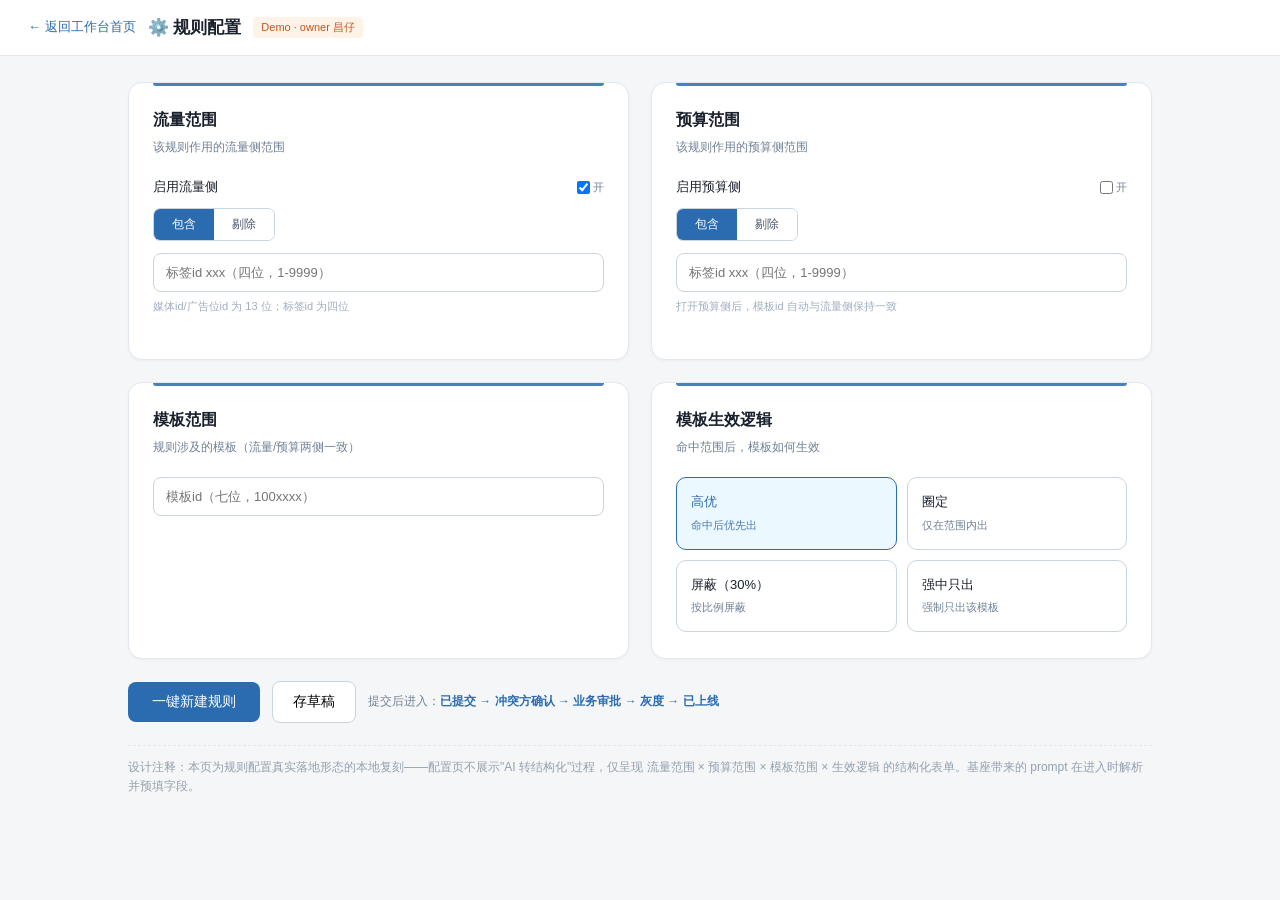
<file: modules/rule/index.html>
<!DOCTYPE html>
<html lang="zh-CN">
<head>
<meta charset="UTF-8">
<meta name="viewport" content="width=device-width, initial-scale=1.0">
<title>规则配置 · 联盟样式工作台</title>
<style>
  * { margin: 0; padding: 0; box-sizing: border-box; }
  body { font-family: -apple-system, "PingFang SC", "Microsoft YaHei", sans-serif; background: #f5f6f8; color: #1a202c; line-height: 1.6; }
  .topbar { background: #fff; border-bottom: 1px solid #e2e8f0; padding: 14px 28px; display: flex; align-items: center; gap: 12px; }
  .topbar .back { font-size: 13px; color: #2b6cb0; text-decoration: none; }
  .topbar h1 { font-size: 17px; font-weight: 600; }
  .topbar .tag { font-size: 11px; background: #fef3e6; color: #c05621; padding: 2px 8px; border-radius: 4px; }
  .wrap { max-width: 1080px; margin: 0 auto; padding: 26px 28px; display: grid; grid-template-columns: 1fr 1fr; gap: 22px; }
  .panel { background: #fff; border: 1px solid #e2e8f0; border-radius: 14px; padding: 24px 24px 26px; position: relative; min-height: 200px; box-shadow: 0 1px 3px rgba(0,0,0,0.04); transition: box-shadow 0.15s; }
  .panel:hover { box-shadow: 0 4px 14px rgba(0,0,0,0.07); }
  .panel::before { content: ''; position: absolute; top: 0; left: 24px; right: 24px; height: 3px; background: #2b6cb0; border-radius: 0 0 3px 3px; opacity: 0.85; }
  .panel h2 { font-size: 16px; font-weight: 600; margin-bottom: 5px; }
  .panel .sub { font-size: 12px; color: #718096; margin-bottom: 20px; }
  .from-base { background: #f7fbff; border: 1px solid #bee3f8; border-radius: 10px; padding: 12px 16px; font-size: 13px; color: #2b6cb0; margin-bottom: 18px; display: none; }
  .from-base strong { color: #1a4971; }
  .field { margin-bottom: 18px; }
  .field-head { display: flex; align-items: center; justify-content: space-between; margin-bottom: 10px; }
  .field-label { font-size: 13px; font-weight: 500; }
  .switch { font-size: 11px; color: #718096; }
  .switch input { vertical-align: middle; }
  .seg { display: inline-flex; border: 1px solid #cbd5e0; border-radius: 7px; overflow: hidden; margin-bottom: 12px; }
  .seg button { font-size: 12px; padding: 7px 18px; background: #fff; border: none; cursor: pointer; color: #4a5568; }
  .seg button.active { background: #2b6cb0; color: #fff; }
  .inp { width: 100%; border: 1px solid #cbd5e0; border-radius: 8px; padding: 11px 12px; font-size: 13px; }
  .inp:focus { outline: none; border-color: #2b6cb0; box-shadow: 0 0 0 2px rgba(43,108,176,0.1); }
  .logic-grid { display: grid; grid-template-columns: repeat(2, 1fr); gap: 10px; }
  .logic-opt { border: 1px solid #cbd5e0; border-radius: 10px; padding: 14px 14px; cursor: pointer; font-size: 13px; transition: all 0.12s; }
  .logic-opt:hover { border-color: #90b8e0; }
  .logic-opt.active { border-color: #2b6cb0; background: #ebf8ff; color: #2b6cb0; font-weight: 500; }
  .logic-opt small { display: block; font-size: 11px; color: #718096; font-weight: 400; margin-top: 4px; }
  .logic-opt.active small { color: #4a7cb0; }
  .hint { font-size: 11px; color: #a0aec0; margin-top: 6px; }
  .actions { grid-column: 1 / -1; display: flex; gap: 12px; align-items: center; }
  .btn-primary { background: #2b6cb0; color: #fff; border: none; border-radius: 8px; padding: 11px 24px; font-size: 14px; font-weight: 500; cursor: pointer; }
  .btn-ghost { background: #fff; border: 1px solid #cbd5e0; border-radius: 8px; padding: 11px 20px; font-size: 14px; cursor: pointer; }
  .flow-note { font-size: 12px; color: #718096; }
  .flow-note b { color: #2b6cb0; }
  /* 预检弹窗 */
  .mask { position: fixed; inset: 0; background: rgba(0,0,0,0.2); display: none; align-items: center; justify-content: center; z-index: 100; }
  .modal { background: #fff; border-radius: 14px; width: 540px; max-width: 92vw; padding: 22px 24px; box-shadow: 0 12px 40px rgba(0,0,0,0.22); }
  .modal h3 { font-size: 16px; margin-bottom: 14px; }
  .check-block { border: 1px solid #e2e8f0; border-radius: 10px; padding: 14px; margin-bottom: 12px; }
  .check-block .cb-title { font-size: 13px; font-weight: 500; margin-bottom: 8px; }
  .check-block .cb-title.warn { color: #c05621; }
  .check-block .cb-title.ok { color: #25794a; }
  .check-item { font-size: 12px; color: #4a5568; padding: 4px 0; }
  .modal-actions { display: flex; gap: 12px; justify-content: flex-end; margin-top: 6px; }
  .approval { grid-column: 1/-1; background: #fff; border: 1px solid #e2e8f0; border-radius: 12px; padding: 16px 20px; }
  .approval h2 { font-size: 15px; font-weight: 600; margin-bottom: 12px; }
  .flow-steps { display: flex; align-items: center; gap: 8px; flex-wrap: wrap; }
  .flow-step { font-size: 12px; padding: 6px 12px; border-radius: 16px; background: #f1f5f9; color: #718096; }
  .flow-step.done { background: #ebf8ff; color: #2b6cb0; }
  .flow-arrow { color: #cbd5e0; }
  .meta-note { grid-column: 1/-1; font-size: 12px; color: #94a0ad; border-top: 1px dashed #e2e8f0; padding-top: 12px; }
</style>
</head>
<body>
<div class="topbar">
  <a class="back" href="../../index.html">← 返回工作台首页</a>
  <h1>⚙️ 规则配置</h1>
  <span class="tag">Demo · owner 昌仔</span>
</div>

<div class="wrap">
  <!-- 从基座带入的 prompt 提示 -->
  <div class="from-base" id="fromBase" style="grid-column:1/-1">
    🔗 来自工作台：已根据你的 prompt 解析并预填下方表单，请核对修改 ——「<span id="basePrompt"></span>」
  </div>

  <!-- 流量侧 -->
  <div class="panel">
    <h2>流量范围</h2>
    <div class="sub">该规则作用的流量侧范围</div>
    <div class="field">
      <div class="field-head">
        <span class="field-label">启用流量侧</span>
        <label class="switch"><input type="checkbox" id="trafficSwitch" checked onchange="syncTemplate()"> 开</label>
      </div>
      <div class="seg">
        <button class="active">包含</button>
        <button>剔除</button>
      </div>
      <input class="inp" id="trafficTag" placeholder="标签id xxx（四位，1-9999）">
      <div class="hint">媒体id/广告位id 为 13 位；标签id 为四位</div>
    </div>
  </div>

  <!-- 预算侧 -->
  <div class="panel">
    <h2>预算范围</h2>
    <div class="sub">该规则作用的预算侧范围</div>
    <div class="field">
      <div class="field-head">
        <span class="field-label">启用预算侧</span>
        <label class="switch"><input type="checkbox" id="budgetSwitch" onchange="syncTemplate()"> 开</label>
      </div>
      <div class="seg">
        <button class="active">包含</button>
        <button>剔除</button>
      </div>
      <input class="inp" id="budgetTag" placeholder="标签id xxx（四位，1-9999）">
      <div class="hint">打开预算侧后，模板id 自动与流量侧保持一致</div>
    </div>
  </div>

  <!-- 模板范围 -->
  <div class="panel">
    <h2>模板范围</h2>
    <div class="sub">规则涉及的模板（流量/预算两侧一致）</div>
    <input class="inp" id="templateId" placeholder="模板id（七位，100xxxx）">
    <div class="hint" id="syncNote"></div>
  </div>

  <!-- 模板生效逻辑 -->
  <div class="panel">
    <h2>模板生效逻辑</h2>
    <div class="sub">命中范围后，模板如何生效</div>
    <div class="logic-grid">
      <div class="logic-opt active" onclick="pickLogic(this,'高优')">高优<small>命中后优先出</small></div>
      <div class="logic-opt" onclick="pickLogic(this,'圈定')">圈定<small>仅在范围内出</small></div>
      <div class="logic-opt" onclick="pickLogic(this,'屏蔽30%')">屏蔽（30%）<small>按比例屏蔽</small></div>
      <div class="logic-opt" onclick="pickLogic(this,'强中只出')">强中只出<small>强制只出该模板</small></div>
    </div>
  </div>

  <!-- 操作 -->
  <div class="actions">
    <button class="btn-primary" onclick="openPrecheck()">一键新建规则</button>
    <button class="btn-ghost">存草稿</button>
    <span class="flow-note">提交后进入：<b>已提交 → 冲突方确认 → 业务审批 → 灰度 → 已上线</b></span>
  </div>

  <!-- 审批流（提交后显示） -->
  <div class="approval" id="approval" style="display:none">
    <h2>规则审批流</h2>
    <div class="flow-steps">
      <span class="flow-step done">已提交</span><span class="flow-arrow">→</span>
      <span class="flow-step done">冲突方确认中</span><span class="flow-arrow">→</span>
      <span class="flow-step">业务审批确认</span><span class="flow-arrow">→</span>
      <span class="flow-step">灰度中</span><span class="flow-arrow">→</span>
      <span class="flow-step">已上线</span>
    </div>
  </div>

  <div class="meta-note">
    设计注释：本页为规则配置真实落地形态的本地复刻——配置页不展示"AI 转结构化"过程，仅呈现 流量范围 × 预算范围 × 模板范围 × 生效逻辑 的结构化表单。基座带来的 prompt 在进入时解析并预填字段。
  </div>
</div>

<!-- 预检弹窗 -->
<div class="mask" id="mask">
  <div class="modal">
    <h3>提交前预检</h3>
    <div class="check-block">
      <div class="cb-title warn">⚠ 历史规则冲突</div>
      <div class="check-item">· 模板 1001200 已存在一条「标签 1003 · 圈定」规则，与本次「高优」存在生效优先级界定，建议确认优先级</div>
      <div class="check-item">· 无黑白名单逻辑冲突</div>
    </div>
    <div class="check-block">
      <div class="cb-title ok">📊 上线后影响面（检索后展示）</div>
      <div class="check-item">· 预计影响模板召回量：+12%（该标签下日均请求约 320w）</div>
      <div class="check-item">· 推荐复用：可将模板 id 添加到已有规则 #0312（关联度高）</div>
    </div>
    <div class="modal-actions">
      <button class="btn-ghost" onclick="closePrecheck()">取消</button>
      <button class="btn-primary" onclick="submitRule()">确认提交发布</button>
    </div>
  </div>
</div>

<script>
let curLogic = '高优';
function pickLogic(el, name) {
  document.querySelectorAll('.logic-opt').forEach(o => o.classList.remove('active'));
  el.classList.add('active');
  curLogic = name;
}
function syncTemplate() {
  const t = document.getElementById('trafficSwitch').checked;
  const b = document.getElementById('budgetSwitch').checked;
  const note = document.getElementById('syncNote');
  if (t && b) note.textContent = '✓ 流量侧与预算侧已同时启用，模板id 强制保持一致';
  else note.textContent = '';
}
function openPrecheck() { document.getElementById('mask').style.display = 'flex'; }
function closePrecheck() { document.getElementById('mask').style.display = 'none'; }
function submitRule() {
  closePrecheck();
  document.getElementById('approval').style.display = 'block';
  document.getElementById('approval').scrollIntoView({ behavior: 'smooth' });
}
// 解析基座带入的 prompt，预填表单
(function initFromBase() {
  const p = new URLSearchParams(location.search);
  const prompt = p.get('prompt');
  if (!prompt) return;
  document.getElementById('fromBase').style.display = 'block';
  document.getElementById('basePrompt').textContent = prompt;
  // 简易解析：模板id（7位）、标签id（4位）、生效逻辑关键词
  const tpl = prompt.match(/\b(100\d{4})\b/);
  if (tpl) document.getElementById('templateId').value = tpl[1];
  const tag = prompt.match(/标签\s*(\d{1,4})/);
  if (tag) document.getElementById('trafficTag').value = tag[1];
  const logicMap = { '高优':'高优', '圈定':'圈定', '屏蔽':'屏蔽30%', '强中只出':'强中只出' };
  for (const k in logicMap) {
    if (prompt.includes(k)) {
      document.querySelectorAll('.logic-opt').forEach(o => {
        o.classList.toggle('active', o.textContent.startsWith(logicMap[k].replace('30%','')));
      });
      curLogic = logicMap[k];
      break;
    }
  }
  if (/预算/.test(prompt)) { document.getElementById('budgetSwitch').checked = true; syncTemplate(); }
})();
</script>
</body>
</html>
</file>
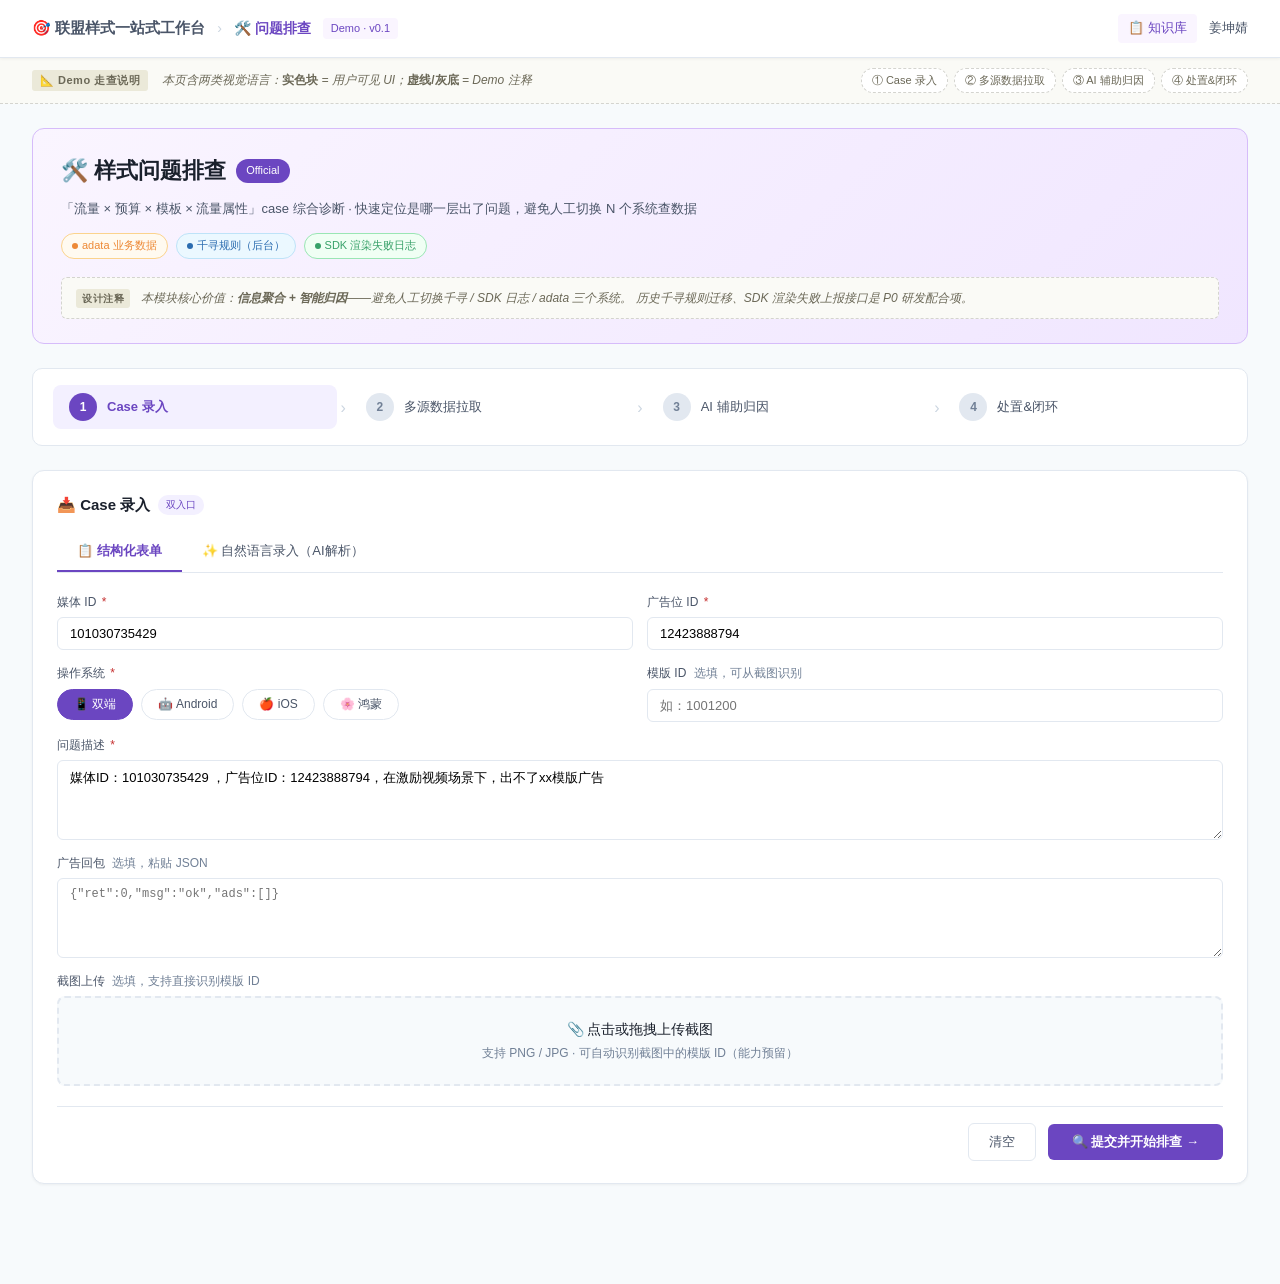
<file: modules/trouble/index.html>
<!DOCTYPE html>
<html lang="zh-CN">
<head>
<meta charset="UTF-8">
<meta name="viewport" content="width=device-width, initial-scale=1.0">
<title>🛠️ 问题排查模块 · 联盟样式工作台</title>
<style>
:root {
  --primary: #2b6cb0;
  --primary-dark: #1e4a8a;
  --primary-light: #4299e1;
  --accent: #ed8936;
  --success: #38a169;
  --warn: #d69e2e;
  --danger: #c53030;
  --text: #1a202c;
  --text-sub: #4a5568;
  --text-light: #718096;
  --border: #e2e8f0;
  --border-strong: #cbd5e0;
  --bg: #f7fafc;
  --bg-section: #fff;
  --shadow-sm: 0 1px 3px rgba(0,0,0,0.05);
  --shadow-md: 0 4px 12px rgba(0,0,0,0.08);
  --meta-bg: #fafaf6;
  --meta-border: #d4d4cf;
  --meta-text: #6b6857;
  --meta-tag-bg: #ebe9d9;
  --module-color: #6b46c1;
  --module-light: #f3f0ff;
  --module-border: #d6bcfa;
}
* { box-sizing: border-box; margin: 0; padding: 0; }
body {
  font-family: -apple-system, BlinkMacSystemFont, "PingFang SC", "Hiragino Sans GB", "Microsoft YaHei", sans-serif;
  font-size: 14px; line-height: 1.6;
  color: var(--text); background: var(--bg);
}
button { cursor: pointer; border: none; outline: none; font-family: inherit; }
a { color: inherit; text-decoration: none; }
ul { list-style: none; }
input, textarea, select { font-family: inherit; outline: none; }

/* ===== 顶部导航 ===== */
.topbar {
  background: #fff; border-bottom: 1px solid var(--border);
  padding: 14px 32px; display: flex; justify-content: space-between; align-items: center;
  position: sticky; top: 0; z-index: 100;
  box-shadow: var(--shadow-sm);
}
.topbar-left { display: flex; align-items: center; gap: 12px; }
.logo { font-size: 15px; font-weight: 600; color: var(--text-sub); }
.logo a { color: var(--text-sub); }
.logo a:hover { color: var(--primary); }
.breadcrumb { display: flex; align-items: center; gap: 6px; font-size: 13px; color: var(--text-sub); }
.breadcrumb-sep { color: var(--border-strong); }
.breadcrumb-current { color: var(--module-color); font-weight: 600; }
.env-tag {
  font-size: 11px; padding: 2px 8px; background: #faf5ff;
  color: var(--module-color); border-radius: 4px;
}
.topbar-right { display: flex; align-items: center; gap: 12px; }
.top-link {
  font-size: 13px; padding: 4px 10px; background: #faf5ff;
  border-radius: 4px; color: var(--module-color);
}
.top-link:hover { background: #e9d8fd; }
.user { font-size: 13px; color: var(--text-sub); }

/* ===== 元注释 ===== */
.meta-banner {
  background: var(--meta-bg); border-bottom: 1px dashed var(--meta-border); padding: 10px 0;
}
.meta-banner-inner {
  max-width: 1400px; margin: 0 auto; padding: 0 32px;
  display: flex; align-items: center; gap: 14px; flex-wrap: wrap;
}
.meta-tag {
  font-size: 11px; font-weight: 600; padding: 2px 8px;
  background: var(--meta-tag-bg); color: var(--meta-text); border-radius: 3px; letter-spacing: 0.5px;
}
.meta-text { font-size: 12px; color: var(--meta-text); font-style: italic; }
.meta-text strong { font-weight: 600; font-style: normal; }
.meta-paths { display: inline-flex; gap: 6px; margin-left: auto; flex-wrap: wrap; }
.path-chip {
  font-size: 11px; padding: 3px 10px;
  background: #fff; border: 1px dashed var(--meta-border);
  color: var(--meta-text); border-radius: 12px; cursor: pointer;
}
.path-chip:hover { border-color: var(--module-color); color: var(--module-color); }
.meta-note {
  margin-top: 18px; background: var(--meta-bg); border: 1px dashed var(--meta-border);
  border-radius: 6px; padding: 10px 14px;
  font-size: 12px; color: var(--meta-text); line-height: 1.7; font-style: italic;
}
.meta-note-tag {
  display: inline-block; font-size: 10px; font-weight: 600; padding: 1px 6px;
  background: var(--meta-tag-bg); color: var(--meta-text);
  border-radius: 3px; margin-right: 8px; letter-spacing: 0.5px; font-style: normal;
}

/* ===== 主体 ===== */
.main { max-width: 1300px; margin: 0 auto; padding: 24px 32px 80px; }

/* ===== 模块头部 ===== */
.module-hero {
  background: linear-gradient(135deg, #faf5ff 0%, #f0e6ff 100%);
  border: 1px solid var(--module-border);
  border-radius: 12px; padding: 24px 28px; margin-bottom: 24px;
}
.module-hero-top { display: flex; align-items: center; justify-content: space-between; margin-bottom: 10px; }
.module-title { font-size: 22px; font-weight: 700; display: flex; align-items: center; gap: 10px; }
.module-badge {
  font-size: 11px; padding: 3px 10px; background: var(--module-color); color: #fff;
  border-radius: 20px; font-weight: 500;
}
.module-desc { font-size: 13px; color: var(--text-sub); margin-bottom: 14px; }
.module-data-tags { display: flex; gap: 8px; flex-wrap: wrap; }
.data-tag {
  font-size: 11px; padding: 3px 10px; border-radius: 20px;
  display: flex; align-items: center; gap: 4px;
}
.data-tag-qianxun { background: #ebf8ff; color: var(--primary); border: 1px solid #bee3f8; }
.data-tag-sdk { background: #f0fff4; color: var(--success); border: 1px solid #9ae6b4; }
.data-tag-adata { background: #fffaf0; color: var(--accent); border: 1px solid #fbd38d; }
.data-tag-dot { width: 6px; height: 6px; border-radius: 50%; display: inline-block; }
.dot-blue { background: var(--primary); }
.dot-green { background: var(--success); }
.dot-orange { background: var(--accent); }

/* ===== 工作流进度条 ===== */
.workflow-bar {
  background: #fff; border: 1px solid var(--border); border-radius: 10px;
  padding: 16px 20px; margin-bottom: 24px;
  display: flex; align-items: center; gap: 0;
}
.wf-step {
  display: flex; align-items: center; flex: 1; cursor: pointer;
  position: relative;
}
.wf-step-inner {
  display: flex; align-items: center; gap: 10px;
  padding: 8px 16px; border-radius: 8px; width: 100%;
  transition: background 0.15s;
}
.wf-step-inner:hover { background: var(--bg); }
.wf-step.active .wf-step-inner { background: var(--module-light); }
.wf-step-num {
  width: 28px; height: 28px; border-radius: 50%;
  background: var(--border); color: var(--text-light);
  display: flex; align-items: center; justify-content: center;
  font-size: 12px; font-weight: 700; flex-shrink: 0;
  transition: all 0.2s;
}
.wf-step.active .wf-step-num { background: var(--module-color); color: #fff; }
.wf-step.done .wf-step-num { background: var(--success); color: #fff; }
.wf-step-label { font-size: 13px; color: var(--text-sub); font-weight: 500; }
.wf-step.active .wf-step-label { color: var(--module-color); font-weight: 600; }
.wf-step.done .wf-step-label { color: var(--success); }
.wf-arrow {
  color: var(--border-strong); font-size: 16px; padding: 0 4px; flex-shrink: 0;
}

/* ===== 步骤面板 ===== */
.step-panel { display: none; }
.step-panel.active { display: block; }

/* ===== 通用卡片 ===== */
.card {
  background: var(--bg-section); border: 1px solid var(--border);
  border-radius: 12px; padding: 22px 24px; margin-bottom: 20px;
  box-shadow: var(--shadow-sm);
}
.card-title {
  font-size: 15px; font-weight: 600; margin-bottom: 16px;
  display: flex; align-items: center; gap: 8px;
}
.card-title-badge {
  font-size: 10px; padding: 2px 8px; border-radius: 10px;
  background: var(--module-light); color: var(--module-color); font-weight: 500;
}

/* ===== Step 1: Case 录入 ===== */
.entry-tabs { display: flex; gap: 0; margin-bottom: 20px; border-bottom: 1px solid var(--border); }
.entry-tab {
  padding: 8px 20px; font-size: 13px; color: var(--text-sub);
  cursor: pointer; border-bottom: 2px solid transparent; transition: all 0.15s;
}
.entry-tab.active { color: var(--module-color); border-bottom-color: var(--module-color); font-weight: 600; }
.entry-content { display: none; }
.entry-content.active { display: block; }

.form-grid { display: grid; grid-template-columns: 1fr 1fr; gap: 14px; }
.form-group { display: flex; flex-direction: column; gap: 5px; }
.form-group.full { grid-column: 1/-1; }
.form-label { font-size: 12px; color: var(--text-sub); font-weight: 500; }
.form-label .required { color: var(--danger); margin-left: 2px; }
.form-label .optional { color: var(--text-light); font-weight: 400; margin-left: 4px; }
.form-input, .form-select {
  padding: 8px 12px; border: 1px solid var(--border); border-radius: 6px;
  font-size: 13px; transition: border-color 0.15s, box-shadow 0.15s;
  background: #fff;
}
.form-input:focus, .form-select:focus {
  border-color: var(--module-color); box-shadow: 0 0 0 3px rgba(107,70,193,0.1);
}
.form-textarea {
  padding: 8px 12px; border: 1px solid var(--border); border-radius: 6px;
  font-size: 13px; resize: vertical; min-height: 80px;
  transition: border-color 0.15s, box-shadow 0.15s; background: #fff; width: 100%;
}
.form-textarea:focus {
  border-color: var(--module-color); box-shadow: 0 0 0 3px rgba(107,70,193,0.1);
}

.upload-zone {
  border: 2px dashed var(--border); border-radius: 8px; padding: 20px;
  text-align: center; cursor: pointer; transition: all 0.15s;
  background: var(--bg);
}
.upload-zone:hover { border-color: var(--module-color); background: var(--module-light); }
.upload-hint { font-size: 12px; color: var(--text-light); margin-top: 4px; }
.upload-preview {
  display: flex; align-items: center; gap: 10px; margin-top: 10px;
  padding: 8px 12px; background: #f0fff4; border: 1px solid #9ae6b4; border-radius: 6px;
}
.upload-preview-name { font-size: 12px; color: var(--success); flex: 1; }

.os-select { display: flex; gap: 8px; }
.os-btn {
  padding: 6px 16px; border-radius: 20px; font-size: 12px;
  border: 1px solid var(--border); background: #fff; color: var(--text-sub);
  cursor: pointer; transition: all 0.15s;
}
.os-btn.selected { background: var(--module-color); color: #fff; border-color: var(--module-color); }

/* 自然语言录入 */
.nl-input-box {
  border: 1px solid var(--border); border-radius: 10px; overflow: hidden;
  transition: border-color 0.15s, box-shadow 0.15s;
}
.nl-input-box:focus-within {
  border-color: var(--module-color); box-shadow: 0 0 0 3px rgba(107,70,193,0.1);
}
.nl-textarea {
  width: 100%; padding: 14px 16px; border: none; font-size: 13px;
  min-height: 100px; resize: none; background: #fff; line-height: 1.7;
}
.nl-toolbar {
  display: flex; align-items: center; justify-content: space-between;
  padding: 10px 14px; background: var(--bg); border-top: 1px solid var(--border);
}
.nl-toolbar-left { display: flex; gap: 8px; }
.nl-tool-btn {
  font-size: 11px; padding: 4px 10px; border-radius: 4px; color: var(--text-sub);
  background: #fff; border: 1px solid var(--border); cursor: pointer;
}
.nl-parse-result {
  margin-top: 14px; padding: 14px; background: var(--module-light);
  border: 1px solid var(--module-border); border-radius: 8px; display: none;
}
.nl-parse-result.show { display: block; }
.nl-parse-title { font-size: 12px; font-weight: 600; color: var(--module-color); margin-bottom: 10px; }
.nl-parse-fields { display: flex; flex-wrap: wrap; gap: 8px; }
.nl-parse-field {
  font-size: 11px; padding: 3px 10px; background: #fff;
  border: 1px solid var(--module-border); border-radius: 4px; color: var(--text);
}
.nl-parse-field strong { color: var(--module-color); margin-right: 4px; }

/* 提交按钮 */
.submit-row {
  display: flex; align-items: center; justify-content: flex-end; gap: 12px;
  margin-top: 20px; padding-top: 16px; border-top: 1px solid var(--border);
}
.btn-primary {
  padding: 9px 24px; background: var(--module-color); color: #fff;
  border-radius: 6px; font-size: 13px; font-weight: 600;
  transition: background 0.15s; display: flex; align-items: center; gap: 6px;
}
.btn-primary:hover { background: var(--primary-dark); }
.btn-secondary {
  padding: 9px 20px; background: #fff; color: var(--text-sub);
  border: 1px solid var(--border); border-radius: 6px; font-size: 13px;
}
.btn-secondary:hover { background: var(--bg); }

/* ===== Step 2: 多源数据拉取 ===== */
.case-summary {
  background: var(--module-light); border: 1px solid var(--module-border);
  border-radius: 8px; padding: 14px 18px; margin-bottom: 20px;
  display: flex; align-items: center; gap: 20px; flex-wrap: wrap;
}
.case-summary-label { font-size: 12px; color: var(--text-light); }
.case-summary-value { font-size: 13px; font-weight: 600; color: var(--text); }
.case-summary-item { display: flex; flex-direction: column; gap: 2px; }

.data-sources { display: grid; grid-template-columns: 1fr 1fr 1fr; gap: 16px; margin-bottom: 20px; align-items: stretch; }
.data-source-card {
  border: 1px solid var(--border); border-radius: 10px; overflow: hidden;
  display: flex; flex-direction: column;
}
.ds-header {
  padding: 12px 16px; display: flex; align-items: center; justify-content: space-between;
  border-bottom: 1px solid var(--border); flex-shrink: 0;
}
.ds-title { font-size: 13px; font-weight: 600; display: flex; align-items: center; gap: 6px; }
.ds-status {
  font-size: 10px; padding: 2px 8px; border-radius: 10px; font-weight: 500;
}
.ds-status-ok { background: #f0fff4; color: var(--success); border: 1px solid #9ae6b4; }
.ds-status-pending { background: #fffaf0; color: var(--warn); border: 1px solid #fbd38d; }
.ds-status-loading { background: #ebf8ff; color: var(--primary); border: 1px solid #bee3f8; }
.ds-body { padding: 14px 16px; background: #fff; flex: 1; min-height: 160px; }
.ds-item {
  display: flex; justify-content: space-between; align-items: flex-start;
  padding: 6px 0; border-bottom: 1px solid var(--bg);
  font-size: 12px;
}
.ds-item:last-child { border-bottom: none; }
.ds-item-key { color: var(--text-sub); flex-shrink: 0; margin-right: 12px; }
.ds-item-val { color: var(--text); text-align: right; font-weight: 500; }
.ds-item-val.danger { color: var(--danger); }
.ds-item-val.warn { color: var(--warn); }
.ds-item-val.success { color: var(--success); }
.ds-tag {
  display: inline-block; font-size: 10px; padding: 1px 6px; border-radius: 3px;
  background: #fff3cd; color: #856404; margin: 1px;
}
.ds-empty { font-size: 12px; color: var(--text-light); text-align: center; padding: 24px 0; }
/* 底部按钮：上下双排 */
.ds-footer { border-top: 1px solid var(--border); flex-shrink: 0; }
.fetch-btn {
  width: 100%; padding: 8px; font-size: 12px; background: var(--bg);
  color: var(--module-color); cursor: pointer; transition: background 0.15s;
  display: flex; align-items: center; justify-content: center; gap: 4px;
  border: none; border-bottom: 1px solid var(--border);
}
.fetch-btn:last-child { border-bottom: none; }
.fetch-btn:hover { background: var(--module-light); }
.detail-btn {
  width: 100%; padding: 8px; font-size: 12px; background: var(--bg);
  color: var(--primary); cursor: pointer; transition: background 0.15s;
  display: flex; align-items: center; justify-content: center; gap: 4px;
  border: none;
}
.detail-btn:hover { background: #ebf8ff; }
/* 兼容旧 fetch-btn-row，不再使用 */
.fetch-btn-row { display: none; }

/* ===== Step 3: AI 归因 ===== */
.ai-thinking {
  border: 1px solid var(--module-border); border-radius: 10px; overflow: hidden; margin-bottom: 20px;
}
.ai-thinking-header {
  background: linear-gradient(135deg, var(--module-light) 0%, #e9d8fd 100%);
  padding: 14px 18px; display: flex; align-items: center; gap: 10px;
  border-bottom: 1px solid var(--module-border);
}
.ai-avatar {
  width: 32px; height: 32px; background: var(--module-color); border-radius: 50%;
  display: flex; align-items: center; justify-content: center; font-size: 16px; flex-shrink: 0;
}
.ai-thinking-title { font-size: 14px; font-weight: 600; color: var(--module-color); }
.ai-thinking-sub { font-size: 11px; color: var(--text-sub); margin-top: 2px; }
.confidence-bar-wrap { margin-left: auto; display: flex; align-items: center; gap: 8px; }
.confidence-label { font-size: 11px; color: var(--text-sub); }
.confidence-bar {
  width: 80px; height: 6px; background: var(--border); border-radius: 3px; overflow: hidden;
}
.confidence-fill { height: 100%; background: var(--success); border-radius: 3px; }

.ai-conclusion {
  padding: 16px 18px; background: #fff;
}
.conclusion-main {
  font-size: 14px; color: var(--text); margin-bottom: 12px; line-height: 1.8;
}
.conclusion-type {
  display: inline-block; padding: 2px 10px;
  background: #fff5f5; color: var(--danger); border: 1px solid #fed7d7;
  border-radius: 4px; font-size: 12px; font-weight: 600; margin-right: 8px;
}
.conclusion-type.link { background: #ebf8ff; color: var(--primary); border-color: #bee3f8; }
.conclusion-type.template { background: #fffaf0; color: var(--accent); border-color: #fbd38d; }
.conclusion-type.rule { background: #fff5f5; color: var(--danger); border-color: #fed7d7; }
.conclusion-type.data { background: #f0fff4; color: var(--success); border-color: #9ae6b4; }

.ai-steps-title { font-size: 12px; font-weight: 600; color: var(--text-sub); margin-bottom: 10px; }
.ai-steps { display: flex; flex-direction: column; gap: 8px; margin-bottom: 16px; }
.ai-step {
  display: flex; gap: 12px; align-items: flex-start;
  padding: 10px 14px; border-radius: 6px; background: var(--bg);
  font-size: 12px;
}
.ai-step-num {
  width: 20px; height: 20px; border-radius: 50%; background: var(--module-color);
  color: #fff; font-size: 11px; font-weight: 700;
  display: flex; align-items: center; justify-content: center; flex-shrink: 0;
}
.ai-step-content { flex: 1; }
.ai-step-action { font-weight: 600; color: var(--text); margin-bottom: 2px; }
.ai-step-detail { color: var(--text-sub); line-height: 1.6; }

.similar-cases { margin-top: 14px; }
.similar-title { font-size: 12px; font-weight: 600; color: var(--text-sub); margin-bottom: 8px; }
.similar-list { display: flex; flex-direction: column; gap: 6px; }
.similar-item {
  padding: 8px 12px; background: var(--bg); border-radius: 6px; border: 1px solid var(--border);
  cursor: pointer; transition: border-color 0.15s;
  display: flex; align-items: center; justify-content: space-between;
}
.similar-item:hover { border-color: var(--module-color); background: var(--module-light); }
.similar-item-left { font-size: 12px; color: var(--text); display: flex; align-items: center; gap: 8px; }
.similar-item-tag {
  font-size: 10px; padding: 1px 6px; border-radius: 3px;
  background: #e2e8f0; color: var(--text-sub);
}
.similar-item-right { font-size: 11px; color: var(--text-light); }

/* ===== Step 4: 处置闭环 ===== */
.dispatch-grid { display: grid; grid-template-columns: 1fr 1fr; gap: 16px; margin-bottom: 20px; }
.dispatch-card {
  border: 1px solid var(--border); border-radius: 10px; padding: 16px 18px; background: #fff;
}
.dispatch-card-title {
  font-size: 13px; font-weight: 600; margin-bottom: 12px;
  display: flex; align-items: center; gap: 6px;
}
/* 派单人员可选样式 */
.dev-person {
  display: flex; align-items: center; gap: 10px; margin-bottom: 8px;
  padding: 10px 12px; background: var(--bg); border-radius: 6px;
  cursor: pointer; border: 2px solid transparent; transition: all 0.15s;
}
.dev-person:hover { border-color: var(--module-border); background: var(--module-light); }
.dev-person.selected { border-color: var(--module-color); background: var(--module-light); }
.dev-avatar {
  width: 32px; height: 32px; border-radius: 50%;
  background: var(--module-color); color: #fff;
  font-size: 13px; font-weight: 700; display: flex; align-items: center; justify-content: center;
  flex-shrink: 0;
}
.dev-info { flex: 1; }
.dev-name { font-size: 13px; font-weight: 600; }
.dev-role { font-size: 11px; color: var(--text-light); }
.dev-status {
  font-size: 10px; padding: 2px 8px; border-radius: 10px;
  background: #f0fff4; color: var(--success); border: 1px solid #9ae6b4;
}
.dev-status.busy { background: #fffaf0; color: var(--warn); border-color: #fbd38d; }
.priority-select {
  display: flex; gap: 6px; margin-top: 10px; margin-bottom: 10px;
}
.pri-btn {
  flex: 1; padding: 6px; border-radius: 4px; font-size: 11px; font-weight: 600;
  border: 1px solid var(--border); background: #fff; cursor: pointer; transition: all 0.15s;
}
.pri-btn.p0 { border-color: #fed7d7; color: var(--danger); }
.pri-btn.p0.selected { background: #fff5f5; }
.pri-btn.p1 { border-color: #fbd38d; color: var(--warn); }
.pri-btn.p1.selected { background: #fffaf0; }
.pri-btn.p2 { border-color: #9ae6b4; color: var(--success); }
.pri-btn.p2.selected { background: #f0fff4; }
.notify-btn {
  width: 100%; padding: 9px; background: #fff; border: 1px solid var(--module-color);
  color: var(--module-color); border-radius: 6px; font-size: 12px; font-weight: 600;
  cursor: pointer; transition: all 0.15s; display: flex; align-items: center; justify-content: center; gap: 6px;
}
.notify-btn:hover { background: var(--module-light); }
.notify-btn.sent { background: #f0fff4; color: var(--success); border-color: #9ae6b4; }

.action-list { display: flex; flex-direction: column; gap: 8px; }
.action-item {
  display: flex; align-items: center; gap: 10px; padding: 10px 14px;
  background: var(--bg); border-radius: 6px; cursor: pointer; transition: background 0.15s;
  border: 1px solid transparent;
}
.action-item:hover { background: var(--module-light); border-color: var(--module-border); }
.action-icon { font-size: 16px; flex-shrink: 0; }
.action-info { flex: 1; }
.action-name { font-size: 13px; font-weight: 500; }
.action-desc { font-size: 11px; color: var(--text-light); margin-top: 2px; }
.action-badge {
  font-size: 10px; padding: 2px 8px; border-radius: 10px;
  background: var(--module-light); color: var(--module-color);
}
.action-badge.done { background: #f0fff4; color: var(--success); }

/* 解决方案模块 */
.solution-card {
  border: 1px solid var(--border); border-radius: 10px; padding: 16px 18px; background: #fff;
  margin-top: 16px;
}
.solution-card-title {
  font-size: 13px; font-weight: 600; margin-bottom: 12px;
  display: flex; align-items: center; gap: 6px; color: var(--text);
}
.solution-textarea {
  width: 100%; padding: 10px 12px; border: 1px solid var(--border); border-radius: 6px;
  font-size: 13px; resize: vertical; min-height: 100px; line-height: 1.7;
  background: var(--bg); transition: border-color 0.15s, box-shadow 0.15s;
}
.solution-textarea:focus {
  border-color: var(--module-color); box-shadow: 0 0 0 3px rgba(107,70,193,0.1);
  outline: none; background: #fff;
}
.solution-hint { font-size: 11px; color: var(--text-light); margin-top: 6px; }
.solution-submit-row {
  display: flex; gap: 8px; margin-top: 12px; justify-content: flex-end;
}

.archive-form {
  border: 1px solid var(--border); border-radius: 8px; overflow: hidden; margin-top: 12px;
}
.archive-form-header {
  padding: 10px 14px; background: var(--bg); border-bottom: 1px solid var(--border);
  font-size: 12px; font-weight: 600; color: var(--text-sub);
}
.archive-form-body { padding: 14px; background: #fff; }

/* ===== 知识库表格 ===== */
.kb-table-wrap { overflow-x: auto; }
.kb-table {
  width: 100%; border-collapse: collapse; font-size: 12px;
}
.kb-table th {
  background: var(--bg); padding: 8px 12px; text-align: left;
  border: 1px solid var(--border); color: var(--text-sub); font-weight: 600; white-space: nowrap;
}
.kb-table td {
  padding: 8px 12px; border: 1px solid var(--border);
  vertical-align: top; line-height: 1.5;
}
.kb-table tr:hover td { background: var(--module-light); }
.kb-tag {
  display: inline-block; font-size: 10px; padding: 1px 6px;
  border-radius: 3px; margin: 1px; white-space: nowrap;
}
.kb-tag-rule { background: #fff5f5; color: var(--danger); }
.kb-tag-template { background: #fffaf0; color: var(--accent); }
.kb-tag-link { background: #ebf8ff; color: var(--primary); }
.kb-tag-data { background: #f0fff4; color: var(--success); }
.kb-case-level { font-size: 10px; padding: 2px 8px; border-radius: 10px; }
.kb-level-common { background: #ebf8ff; color: var(--primary); }
.kb-level-single { background: #f0fff4; color: var(--success); }
.kb-level-ignore { background: var(--bg); color: var(--text-light); }
.kb-need-fill { background: #fff5f5; color: var(--danger); border: 1px dashed #feb2b2; font-style: italic; font-size: 11px; padding: 2px 6px; border-radius: 3px; }

/* ===== 弹层 ===== */
.modal-overlay {
  position: fixed; inset: 0; background: rgba(0,0,0,0.5); z-index: 200;
  display: flex; align-items: center; justify-content: center; padding: 20px;
  opacity: 0; pointer-events: none; transition: opacity 0.2s;
}
.modal-overlay.show { opacity: 1; pointer-events: all; }
.modal {
  background: #fff; border-radius: 12px; padding: 24px 28px; max-width: 480px; width: 100%;
  box-shadow: 0 20px 60px rgba(0,0,0,0.2);
  transform: translateY(20px); transition: transform 0.2s;
  max-height: 90vh; display: flex; flex-direction: column;
}
.modal-overlay.show .modal { transform: translateY(0); }
.modal-title { font-size: 16px; font-weight: 700; margin-bottom: 6px; flex-shrink: 0; }
.modal-sub { font-size: 12px; color: var(--text-sub); margin-bottom: 18px; flex-shrink: 0; }
.modal-body { margin-bottom: 20px; overflow-y: auto; flex: 1; min-height: 0; }
.modal-footer { display: flex; gap: 10px; justify-content: flex-end; flex-shrink: 0; padding-top: 8px; border-top: 1px solid var(--border); }
.modal-success { text-align: center; padding: 20px 0; }
.modal-success-icon { font-size: 48px; margin-bottom: 12px; }
.modal-success-text { font-size: 15px; font-weight: 600; color: var(--success); }
.modal-success-sub { font-size: 12px; color: var(--text-sub); margin-top: 4px; }

/* ===== toast ===== */
.toast {
  position: fixed; bottom: 32px; left: 50%; transform: translateX(-50%) translateY(20px);
  background: #1a202c; color: #fff; padding: 10px 20px; border-radius: 8px;
  font-size: 13px; z-index: 300; opacity: 0; transition: all 0.3s; pointer-events: none;
  display: flex; align-items: center; gap: 8px;
}
.toast.show { opacity: 1; transform: translateX(-50%) translateY(0); }

/* ===== 空态 ===== */
.empty-hint {
  text-align: center; padding: 32px 20px; color: var(--text-light);
}
.empty-hint-icon { font-size: 32px; margin-bottom: 8px; }
.empty-hint-text { font-size: 13px; }

/* ===== loading ===== */
.loading-dots { display: inline-flex; gap: 4px; align-items: center; }
.loading-dots span {
  width: 6px; height: 6px; background: var(--module-color); border-radius: 50%;
  animation: dotBounce 1.2s infinite;
}
.loading-dots span:nth-child(2) { animation-delay: 0.2s; }
.loading-dots span:nth-child(3) { animation-delay: 0.4s; }
@keyframes dotBounce {
  0%, 80%, 100% { transform: scale(0.6); opacity: 0.5; }
  40% { transform: scale(1); opacity: 1; }
}

/* ===== 响应式 ===== */
@media (max-width: 900px) {
  .data-sources { grid-template-columns: 1fr; }
  .dispatch-grid { grid-template-columns: 1fr; }
  .form-grid { grid-template-columns: 1fr; }
}
</style>
</head>
<body>

<!-- 顶部导航 -->
<header class="topbar">
  <div class="topbar-left">
    <span class="logo"><a href="https://yi0702.github.io/workbench-foundation/">🎯 联盟样式一站式工作台</a></span>
    <span class="breadcrumb-sep">›</span>
    <span class="breadcrumb-current">🛠️ 问题排查</span>
    <span class="env-tag">Demo · v0.1</span>
  </div>
  <div class="topbar-right">
    <a href="#" class="top-link" onclick="showKbModal()">📋 知识库</a>
    <span class="user">姜坤婧</span>
  </div>
</header>

<!-- 元注释条 -->
<div class="meta-banner">
  <div class="meta-banner-inner">
    <span class="meta-tag">📐 Demo 走查说明</span>
    <span class="meta-text">本页含两类视觉语言：<strong>实色块</strong> = 用户可见 UI；<strong>虚线/灰底</strong> = Demo 注释</span>
    <span class="meta-paths">
      <a class="path-chip" onclick="goStep(1)">① Case 录入</a>
      <a class="path-chip" onclick="goStep(2)">② 多源数据拉取</a>
      <a class="path-chip" onclick="goStep(3)">③ AI 辅助归因</a>
      <a class="path-chip" onclick="goStep(4)">④ 处置&闭环</a>
    </span>
  </div>
</div>

<main class="main">

  <!-- 模块头部 -->
  <div class="module-hero">
    <div class="module-hero-top">
      <div class="module-title">🛠️ 样式问题排查 <span class="module-badge">Official</span></div>
    </div>
    <div class="module-desc">「流量 × 预算 × 模板 × 流量属性」case 综合诊断 · 快速定位是哪一层出了问题，避免人工切换 N 个系统查数据</div>
    <div class="module-data-tags">
      <span class="data-tag data-tag-adata"><span class="data-tag-dot dot-orange"></span>adata 业务数据</span>
      <span class="data-tag data-tag-qianxun"><span class="data-tag-dot dot-blue"></span>千寻规则（后台）</span>
      <span class="data-tag data-tag-sdk"><span class="data-tag-dot dot-green"></span>SDK 渲染失败日志</span>
    </div>
    <div class="meta-note">
      <span class="meta-note-tag">设计注释</span>
      本模块核心价值：<strong>信息聚合 + 智能归因</strong>——避免人工切换千寻 / SDK 日志 / adata 三个系统。
      历史千寻规则迁移、SDK 渲染失败上报接口是 P0 研发配合项。
    </div>
  </div>

  <!-- 工作流进度条 -->
  <div class="workflow-bar" id="workflowBar">
    <div class="wf-step active" id="wfStep1" onclick="goStep(1)">
      <div class="wf-step-inner">
        <div class="wf-step-num">1</div>
        <div class="wf-step-label">Case 录入</div>
      </div>
    </div>
    <span class="wf-arrow">›</span>
    <div class="wf-step" id="wfStep2" onclick="goStep(2)">
      <div class="wf-step-inner">
        <div class="wf-step-num">2</div>
        <div class="wf-step-label">多源数据拉取</div>
      </div>
    </div>
    <span class="wf-arrow">›</span>
    <div class="wf-step" id="wfStep3" onclick="goStep(3)">
      <div class="wf-step-inner">
        <div class="wf-step-num">3</div>
        <div class="wf-step-label">AI 辅助归因</div>
      </div>
    </div>
    <span class="wf-arrow">›</span>
    <div class="wf-step" id="wfStep4" onclick="goStep(4)">
      <div class="wf-step-inner">
        <div class="wf-step-num">4</div>
        <div class="wf-step-label">处置&闭环</div>
      </div>
    </div>
  </div>

  <!-- ========== Step 1: Case 录入 ========== -->
  <div class="step-panel active" id="panel1">
    <div class="card">
      <div class="card-title">
        📥 Case 录入
        <span class="card-title-badge">双入口</span>
      </div>

      <!-- 双入口 tab -->
      <div class="entry-tabs">
        <div class="entry-tab active" id="tabForm" onclick="switchEntryTab('form')">📋 结构化表单</div>
        <div class="entry-tab" id="tabNL" onclick="switchEntryTab('nl')">✨ 自然语言录入（AI解析）</div>
      </div>

      <!-- 表单入口 -->
      <div class="entry-content active" id="contentForm">
        <div class="form-grid">
          <div class="form-group">
            <div class="form-label">媒体 ID <span class="required">*</span></div>
            <input class="form-input" id="mediaId" placeholder="如：101030735429" value="101030735429">
          </div>
          <div class="form-group">
            <div class="form-label">广告位 ID <span class="required">*</span></div>
            <input class="form-input" id="posId" placeholder="如：12423888794" value="12423888794">
          </div>
          <div class="form-group">
            <div class="form-label">操作系统 <span class="required">*</span></div>
            <div class="os-select">
              <button class="os-btn selected" onclick="selectOS(this, '双端')">📱 双端</button>
              <button class="os-btn" onclick="selectOS(this, 'Android')">🤖 Android</button>
              <button class="os-btn" onclick="selectOS(this, 'iOS')">🍎 iOS</button>
              <button class="os-btn" onclick="selectOS(this, '鸿蒙')">🌸 鸿蒙</button>
            </div>
          </div>
          <div class="form-group">
            <div class="form-label">模版 ID <span class="optional">选填，可从截图识别</span></div>
            <input class="form-input" id="templateId" placeholder="如：1001200">
          </div>
          <div class="form-group full">
            <div class="form-label">问题描述 <span class="required">*</span></div>
            <textarea class="form-textarea" id="problemDesc" placeholder="请描述问题现象，例如：激励视频模板在该媒体下无法召回…">媒体ID：101030735429 ，广告位ID：12423888794，在激励视频场景下，出不了xx模版广告</textarea>
          </div>
          <div class="form-group full">
            <div class="form-label">广告回包 <span class="optional">选填，粘贴 JSON</span></div>
            <textarea class="form-textarea" id="adPacket" placeholder='{"ret":0,"msg":"ok","ads":[]}' style="font-family:monospace;font-size:12px;"></textarea>
          </div>
          <div class="form-group full">
            <div class="form-label">截图上传 <span class="optional">选填，支持直接识别模版 ID</span></div>
            <div class="upload-zone" onclick="mockUpload()">
              <div>📎 点击或拖拽上传截图</div>
              <div class="upload-hint">支持 PNG / JPG · 可自动识别截图中的模版 ID（能力预留）</div>
            </div>
            <div class="upload-preview" id="uploadPreview" style="display:none">
              <span>🖼️</span>
              <span class="upload-preview-name" id="uploadName">screenshot.png</span>
              <span style="font-size:11px;color:var(--success)">✓ 已上传 · 模版 ID 识别：1001200</span>
            </div>
          </div>
        </div>
        <div class="submit-row">
          <button class="btn-secondary" onclick="clearForm()">清空</button>
          <button class="btn-primary" onclick="submitCase()">🔍 提交并开始排查 →</button>
        </div>
      </div>

      <!-- 自然语言入口 -->
      <div class="entry-content" id="contentNL">
        <div class="nl-input-box">
          <textarea class="nl-textarea" id="nlInput" placeholder="直接粘贴反馈原文，如：媒体ID 101030735429 在开屏场景下出不了 1001200 这个模版，安卓双端都复现了，回包是 {"ret":0,"ads":[]} 感觉像规则问题">媒体ID 101030735429 在激励视频场景下出不了广告，安卓和iOS都复现了，开发者说已经接入成功了，怀疑是规则或者模版配置问题</textarea>
          <div class="nl-toolbar">
            <div class="nl-toolbar-left">
              <button class="nl-tool-btn" onclick="mockNLParse()">✨ AI 解析字段</button>
              <button class="nl-tool-btn">📎 上传截图</button>
            </div>
            <button class="btn-primary" style="padding:6px 16px;font-size:12px;" onclick="submitNLCase()">提交排查 →</button>
          </div>
        </div>

        <div class="nl-parse-result" id="nlParseResult">
          <div class="nl-parse-title">✨ AI 字段解析结果 <span style="font-size:11px;color:var(--text-sub);font-weight:400">· 请确认后提交</span></div>
          <div class="nl-parse-fields">
            <div class="nl-parse-field"><strong>媒体ID</strong>101030735429</div>
            <div class="nl-parse-field"><strong>广告位ID</strong>识别中...</div>
            <div class="nl-parse-field"><strong>OS</strong>双端</div>
            <div class="nl-parse-field"><strong>问题类型</strong>规则/模版配置</div>
            <div class="nl-parse-field"><strong>模版ID</strong>待进一步确认</div>
            <div class="nl-parse-field"><strong>问题分类</strong>召回失败 · 链路层面</div>
          </div>
        </div>

        <div class="meta-note" style="margin-top:14px;">
          <span class="meta-note-tag">设计注释</span>
          自然语言录入适用于直接粘贴开发者原始反馈文本，AI 自动提取结构化字段。可与表单联动预填，减少重复输入。
        </div>
      </div>
    </div>
  </div>

  <!-- ========== Step 2: 多源数据拉取 ========== -->
  <div class="step-panel" id="panel2">

    <!-- Case 摘要 -->
    <div class="case-summary">
      <div class="case-summary-item">
        <span class="case-summary-label">媒体 ID</span>
        <span class="case-summary-value">101030735429</span>
      </div>
      <div class="case-summary-item">
        <span class="case-summary-label">广告位 ID</span>
        <span class="case-summary-value">12423888794</span>
      </div>
      <div class="case-summary-item">
        <span class="case-summary-label">OS</span>
        <span class="case-summary-value">双端</span>
      </div>
      <div class="case-summary-item">
        <span class="case-summary-label">问题描述</span>
        <span class="case-summary-value">激励视频场景出不了xx模版广告</span>
      </div>
      <button class="btn-secondary" style="margin-left:auto;font-size:12px;padding:6px 14px;" onclick="goStep(1)">← 修改</button>
    </div>

    <div class="card">
      <div class="card-title">
        🔄 多源数据拉取
        <span class="card-title-badge">自动聚合</span>
      </div>

      <div class="data-sources">

        <!-- adata 业务数据（第一位） -->
        <div class="data-source-card" id="dsAdata">
          <div class="ds-header">
            <div class="ds-title">📈 adata 业务数据</div>
            <span class="ds-status ds-status-loading" id="statusAdata">拉取中…</span>
          </div>
          <div class="ds-body" id="bodyAdata">
            <div style="padding:20px 0;text-align:center;">
              <div class="loading-dots"><span></span><span></span><span></span></div>
            </div>
          </div>
          <div class="ds-footer">
            <button class="fetch-btn" onclick="refetchAdata()">🔁 重新拉取</button>
            <button class="detail-btn" onclick="openDetail('adata')">🔗 查看详情</button>
          </div>
        </div>

        <!-- 千寻规则（第二位） -->
        <div class="data-source-card" id="dsQianxun">
          <div class="ds-header">
            <div class="ds-title">📊 千寻平台</div>
            <span class="ds-status ds-status-loading" id="statusQianxun">拉取中…</span>
          </div>
          <div class="ds-body" id="bodyQianxun">
            <div style="padding:20px 0;text-align:center;">
              <div class="loading-dots"><span></span><span></span><span></span></div>
            </div>
          </div>
          <div class="ds-footer">
            <button class="fetch-btn" onclick="refetchQianxun()">🔁 重新拉取</button>
            <button class="detail-btn" onclick="openDetail('qianxun')">🔗 查看详情</button>
          </div>
        </div>

        <!-- SDK 日志（第三位） -->
        <div class="data-source-card" id="dsSDK">
          <div class="ds-header">
            <div class="ds-title">📱 SDK 日志</div>
            <span class="ds-status ds-status-pending" id="statusSDK">待研发配合</span>
          </div>
          <div class="ds-body" id="bodySDK">
            <div class="ds-empty">
              🔧 需研发配合开放 SDK 日志上报接口<br>
              <span style="font-size:11px;color:var(--text-light)">P0 待确认项 · 开发联调中</span>
            </div>
          </div>
          <div class="ds-footer">
            <button class="fetch-btn" onclick="showToast('⏳ 接口建设中，预计下版本支持')">查看开发进度</button>
            <button class="detail-btn" onclick="openDetail('sdk')">🔗 查看详情</button>
          </div>
        </div>

      </div>

      <div class="submit-row">
        <button class="btn-secondary" onclick="goStep(1)">← 上一步</button>
        <button class="btn-primary" onclick="goStep(3)">AI 辅助归因 →</button>
      </div>
    </div>
  </div>

  <!-- ========== Step 3: AI 辅助归因 ========== -->
  <div class="step-panel" id="panel3">

    <div class="card">
      <div class="card-title">🤖 AI 辅助归因</div>

      <div class="ai-thinking">
        <div class="ai-thinking-header">
          <div class="ai-avatar">🤖</div>
          <div>
            <div class="ai-thinking-title">归因分析完成</div>
            <div class="ai-thinking-sub">综合千寻规则 + adata 投放数据，完成链路分析</div>
          </div>
          <div class="confidence-bar-wrap">
            <span class="confidence-label">置信度</span>
            <div class="confidence-bar"><div class="confidence-fill" style="width:85%"></div></div>
            <span style="font-size:12px;font-weight:600;color:var(--success)">85%</span>
          </div>
        </div>
        <div class="ai-conclusion">
          <div class="conclusion-main">
            <span class="conclusion-type rule">规则层面 badcase</span>
            该媒体（101030735429）命中了<strong>「强制激励屏蔽模版」规则（优先级 P1）</strong>，导致激励视频模版在该广告位下无法召回。
            同时发现该媒体存在<strong>运营标签 228 配置异常</strong>，叠加导致屏蔽。
          </div>

          <div class="ai-steps-title">排查路径 · 3 步定位</div>
          <div class="ai-steps">
            <div class="ai-step">
              <div class="ai-step-num">1</div>
              <div class="ai-step-content">
                <div class="ai-step-action">adata 查流量整体数据</div>
                <div class="ai-step-detail">已完成 · 该广告位消耗下降，CTR 无异常 → 初步判断是<strong>召回层</strong>问题，非素材/创意问题</div>
              </div>
            </div>
            <div class="ai-step">
              <div class="ai-step-num">2</div>
              <div class="ai-step-content">
                <div class="ai-step-action">千寻查规则命中情况</div>
                <div class="ai-step-detail">已完成 · 发现命中 2 条屏蔽规则：① 强制激励屏蔽（运营配置）② 标签 228 配置异常（疑似误配）</div>
              </div>
            </div>
            <div class="ai-step">
              <div class="ai-step-num">3</div>
              <div class="ai-step-content">
                <div class="ai-step-action">建议处理方向</div>
                <div class="ai-step-detail">
                  1. 核实「强制激励屏蔽」规则是否为运营主动配置，若是则媒体需改接入方式<br>
                  2. 发运营确认标签 228 配置，若配置有误则清除<br>
                  3. 千寻沙箱 debug 复现验证
                </div>
              </div>
            </div>
          </div>

          <div class="similar-cases">
            <div class="similar-title">🔍 相似历史 Case（知识库匹配）</div>
            <div class="similar-list">
              <div class="similar-item" onclick="showToast('📋 已打开历史 Case 详情')">
                <div class="similar-item-left">
                  <span class="similar-item-tag">普遍性case</span>
                  开发者不接受一切强制版激励 · 模版因规则无法出
                </div>
                <div class="similar-item-right">解决率 ✅ · xlxxjiang</div>
              </div>
              <div class="similar-item" onclick="showToast('📋 已打开历史 Case 详情')">
                <div class="similar-item-left">
                  <span class="similar-item-tag">个例case</span>
                  已配置运营标签，仍存在模版溢出 · 标签 228 配置有误
                </div>
                <div class="similar-item-right">可忽略 · 自行修复</div>
              </div>
            </div>
          </div>

          <div class="meta-note" style="margin-top:14px;">
            <span class="meta-note-tag">设计注释</span>
            AI 归因是<strong>辅助判断</strong>，最终排查结论由产品/研发确认。相似历史 Case 来自知识库，随案例积累自动丰富。
          </div>
        </div>
      </div>

      <div class="submit-row">
        <button class="btn-secondary" onclick="goStep(2)">← 上一步</button>
        <button class="btn-primary" onclick="goStep(4)">进入处置闭环 →</button>
      </div>
    </div>
  </div>

  <!-- ========== Step 4: 处置&闭环 ========== -->
  <div class="step-panel" id="panel4">

    <div class="card">
      <div class="card-title">✅ 处置&闭环</div>

      <div class="dispatch-grid">

        <!-- 研发派单 -->
        <div class="dispatch-card">
          <div class="dispatch-card-title">👤 派单给值班 <span style="font-size:11px;font-weight:400;color:var(--text-light)">· 点击选择</span></div>

          <div class="dev-person selected" id="person-jiang" onclick="selectPerson('jiang')">
            <div class="dev-avatar">姜</div>
            <div class="dev-info">
              <div class="dev-name">xlxxjiang</div>
              <div class="dev-role">激励场景流量形态产品</div>
            </div>
            <span class="person-check" id="check-jiang" style="width:18px;height:18px;border-radius:50%;background:var(--module-color);display:inline-flex;align-items:center;justify-content:center;font-size:11px;color:#fff;flex-shrink:0;">✓</span>
          </div>
          <div class="dev-person" id="person-liu" onclick="selectPerson('liu')">
            <div class="dev-avatar">刘</div>
            <div class="dev-info">
              <div class="dev-name">kuzliu</div>
              <div class="dev-role">模版问题排查值班</div>
            </div>
            <span class="person-check" id="check-liu" style="width:18px;height:18px;border-radius:50%;background:var(--module-color);display:inline-flex;align-items:center;justify-content:center;font-size:11px;color:#fff;flex-shrink:0;opacity:0;">✓</span>
          </div>

          <div style="font-size:12px;color:var(--text-sub);margin-top:12px;margin-bottom:6px;">优先级</div>
          <div class="priority-select">
            <button class="pri-btn p0" id="priP0" onclick="selectPriority('P0')">P0 紧急</button>
            <button class="pri-btn p1 selected" id="priP1" onclick="selectPriority('P1')">P1 高优</button>
            <button class="pri-btn p2" id="priP2" onclick="selectPriority('P2')">P2 普通</button>
          </div>

          <button class="notify-btn" id="notifyBtn" onclick="sendNotify()">
            📨 通知值班 xlxxjiang
          </button>

          <div class="meta-note" style="margin-top:12px;">
            <span class="meta-note-tag">设计注释</span>
            值班由排期表自动推荐，产品可手动调整。通知内容包含 case 摘要 + AI 归因结论 + 建议方向（P0 研发配合：对接企微消息推送）
          </div>
        </div>

        <!-- 快捷操作 -->
        <div class="dispatch-card">
          <div class="dispatch-card-title">⚡ 快捷操作</div>
          <div class="action-list">
            <div class="action-item" onclick="mockAction('qianxun')">
              <span class="action-icon">📊</span>
              <div class="action-info">
                <div class="action-name">千寻沙箱 Debug 复现</div>
                <div class="action-desc">跳转千寻沙箱，带入媒体ID + 广告位ID 自动填充</div>
              </div>
              <span class="action-badge">跳转</span>
            </div>
            <div class="action-item" onclick="mockAction('tapd')">
              <span class="action-icon">📝</span>
              <div class="action-info">
                <div class="action-name">创建 TAPD 缺陷</div>
                <div class="action-desc">一键创建，自动填充 case 摘要 + 归因结论</div>
              </div>
              <span class="action-badge">一键创建</span>
            </div>
            <div class="action-item" onclick="mockAction('kb')">
              <span class="action-icon">📚</span>
              <div class="action-info">
                <div class="action-name">归档到知识库</div>
                <div class="action-desc">记录解决方案，自动补全表格行，丰富经验积累</div>
              </div>
              <span class="action-badge" id="kbBadge">待归档</span>
            </div>
            <div class="action-item" onclick="mockAction('rule')">
              <span class="action-icon">⚙️</span>
              <div class="action-info">
                <div class="action-name">跳转规则配置修复</div>
                <div class="action-desc">归因为规则问题时可用 · 跳转规则配置模块</div>
              </div>
              <span class="action-badge">跳转</span>
            </div>
          </div>
        </div>
      </div>

      <!-- 解决方案模块 -->
      <div class="solution-card">
        <div class="solution-card-title">
          💡 解决方案
          <span style="font-size:11px;color:var(--text-light);font-weight:400;margin-left:4px;">· 填写解决方案，丰富知识库经验</span>
        </div>
        <textarea class="solution-textarea" id="solutionText" placeholder="请填写本次问题的排查过程和解决方案，例如：
1. 通过 adata 查询该媒体消耗数据，发现竞价 ecpm 偏低…
2. 在千寻平台查询标签和规则，发现命中强制激励屏蔽规则…
3. 联系运营调整规则配置，问题解决…

填写后可一键归档到知识库，AI 将学习本次经验"></textarea>
        <div class="solution-hint">💡 填写解决方案后可一键归档到知识库，AI 将学习本次排查经验，帮助处理相似问题</div>
        <div class="solution-submit-row">
          <button class="btn-secondary" onclick="document.getElementById('solutionText').value=''">清空</button>
          <button class="btn-primary" onclick="submitSolution()">📚 保存并归档到知识库</button>
        </div>
      </div>

      <!-- 知识库归档表单 -->
      <div class="archive-form" id="archiveForm" style="display:none">
        <div class="archive-form-header">📚 知识库归档 · 填写解决方案</div>
        <div class="archive-form-body">
          <div class="form-grid">
            <div class="form-group">
              <div class="form-label">一级分类</div>
              <select class="form-select">
                <option>产品支持</option>
                <option>研发支持</option>
              </select>
            </div>
            <div class="form-group">
              <div class="form-label">二级分类</div>
              <select class="form-select">
                <option>标签&规则</option>
                <option>模版层面badcase</option>
                <option>链路层面badcase</option>
                <option>数据情况异常</option>
              </select>
            </div>
            <div class="form-group">
              <div class="form-label">Case 评级</div>
              <select class="form-select">
                <option>普遍性case</option>
                <option>个例case</option>
                <option>可忽略</option>
              </select>
            </div>
            <div class="form-group">
              <div class="form-label">解决人员</div>
              <input class="form-input" value="xlxxjiang" placeholder="研发负责人">
            </div>
            <div class="form-group full">
              <div class="form-label">解决流程&方案 <span class="required">*</span></div>
              <textarea class="form-textarea" id="archiveSolution" placeholder="请填写排查过程和解决方案，将自动沉淀到知识库…">1. adata中拉取该媒体所有模版，筛选其中强制版模版按激励版玩法归类
2. 千寻平台中查询模版所属标签，反馈给运营增减</textarea>
            </div>
          </div>
          <div class="submit-row" style="padding-top:12px;margin-top:0;">
            <button class="btn-secondary" onclick="document.getElementById('archiveForm').style.display='none'">取消</button>
            <button class="btn-primary" onclick="submitArchive()">📚 提交归档</button>
          </div>
        </div>
      </div>

      <div class="submit-row">
        <button class="btn-secondary" onclick="goStep(3)">← 上一步</button>
        <button class="btn-primary" style="background:var(--success);" onclick="closeCaseFlow()">✅ 闭环 Case</button>
      </div>
    </div>

  </div>

</main>

<!-- 知识库弹层 -->
<div class="modal-overlay" id="kbModal" onclick="closeKbModal(event)">
  <div class="modal" style="max-width:1100px;width:100%;">
    <div class="modal-title">📋 问题排查知识库</div>
    <div class="modal-sub">沉淀历史排查经验 · 支持 AI 自动解析新增 case · 研发填写解决方案后自动归档</div>
    <div class="modal-body">
      <div class="kb-table-wrap">
        <table class="kb-table">
          <thead>
            <tr>
              <th>问题模块</th>
              <th>一级分类</th>
              <th>二级分类</th>
              <th>问题详述</th>
              <th>解决流程&方案</th>
              <th>解决人员</th>
              <th>Case评级</th>
              <th>备注（如有）</th>
            </tr>
          </thead>
          <tbody>
            <tr>
              <td>产品支持</td>
              <td>标签&规则</td>
              <td>要求某模版在某流量范围内不可出</td>
              <td>开发者不接受一切强制版激励，要求某模版在某流量范围内不可出</td>
              <td>1. adata中拉取该媒体所有模版，筛选其中强制版模版，将强制版模版按激励版玩法归类<br>2. 千寻平台中查询模版所属标签，反馈给运营增减</td>
              <td>xlxxjiang</td>
              <td><span class="kb-case-level kb-level-common">普遍性case</span></td>
              <td><span style="color:var(--primary);font-size:11px;">🔗 强制版激励屏蔽模版</span></td>
            </tr>
            <tr>
              <td>产品支持</td>
              <td>标签&规则</td>
              <td>已配置运营标签，仍存在模版溢出</td>
              <td>已配置运营标签，仍存在模版溢出</td>
              <td>发现运营标签228配置有误</td>
              <td>—</td>
              <td><span class="kb-case-level kb-level-ignore">可忽略</span></td>
              <td>—</td>
            </tr>
            <tr>
              <td>产品支持</td>
              <td>模版层面badcase</td>
              <td>关闭按钮相关</td>
              <td>激励视频模版里的关闭按钮太小，导致被华为应用商店要求整改</td>
              <td>1. 产品根据截图判断该模版为激励浏览<br>2. 值班研发确认无法修改<br>3. 在该媒体上屏蔽该模版，开发者可在开发者平台自行选择（不选激励浏览）</td>
              <td>xlxxjiang</td>
              <td><span class="kb-case-level kb-level-single">个例case</span></td>
              <td>—</td>
            </tr>
            <tr>
              <td>研发支持</td>
              <td>链路层面badcase</td>
              <td>某模版该出不出</td>
              <td>新增测试包拉不到阶梯激励</td>
              <td>产品自查千寻，发现线上请求display中没有奖励字段，奖励配置未生效</td>
              <td>—</td>
              <td><span class="kb-case-level kb-level-single">个例case</span></td>
              <td><span style="color:var(--primary);font-size:11px;">🔗 pos_search</span></td>
            </tr>
            <tr>
              <td>产品支持</td>
              <td>模版层面badcase</td>
              <td>交互问题</td>
              <td>摇&扭不触发广告跳转</td>
              <td>1. 产品根据截图判断该模版ID为1002497<br>2. 值班研发自测模版无误，定位原因为开发者自行添加了全屏透明View，遮挡优量汇广告，影响互动<br>3. 向开发者索要回包，定位到"TransparentTouchDetectView"字段，让开发者删除后问题解决</td>
              <td>kuzliu xlxxjiang</td>
              <td><span class="kb-case-level kb-level-single">个例case</span></td>
              <td>—</td>
            </tr>
            <tr>
              <td>研发支持</td>
              <td>链路层面badcase</td>
              <td>其他badcase</td>
              <td>点击关闭按钮后视频闪</td>
              <td>无回包，单一case后续无反馈</td>
              <td>—</td>
              <td><span class="kb-case-level kb-level-ignore">可忽略</span></td>
              <td>—</td>
            </tr>
            <tr>
              <td>研发支持</td>
              <td>链路层面badcase</td>
              <td>其他badcase</td>
              <td>无关闭按钮</td>
              <td>关闭按钮写在模版当中，具体case研发回包排查</td>
              <td>—</td>
              <td>—</td>
              <td>—</td>
            </tr>
            <tr>
              <td>研发支持</td>
              <td>链路层面badcase</td>
              <td>链路问题</td>
              <td>无倒计时 · 火龙茎视频素材 x 激励模版不显示倒计时badcase</td>
              <td>1. 产品定位模版1001528，预算为火龙漫剧<br>2. 研发自查模版内容含pt12的预览效果都是有倒计时的，要有回包才好继续排查<br>3. 最终定位：投放广告视频素材有问题（本视频素材moov太大了）<br>4. 解决方案：针对单预算发起视频时长屏蔽，短期对"火龙x视频素材时长>15s>XX秒"这种维度来屏蔽</td>
              <td>kuzliu xlxxjiang danning hongyanii kevinkong</td>
              <td><span class="kb-case-level kb-level-common">普遍性case</span></td>
              <td>1. 以前上长视频策略时，为了控制CDN，专门做了策略限制：只下载60s和不监控卡顿<br>2. 视频(视频索引)放在文件末尾，边下边播策略从头开始下载、到一定量就停，所以一直拿不到末尾的moov。建议在上传视频素材时，把mp4文件的moov从文件前面到末尾，正常起播。</td>
            </tr>
            <tr>
              <td>研发支持</td>
              <td>链路层面badcase</td>
              <td>某模版该出不出</td>
              <td>阶梯激励拉不到模版</td>
              <td>对应运营平台开关没有打开，千寻可自查开关配置</td>
              <td>kuzliu xlxxjiang</td>
              <td><span class="kb-case-level kb-level-single">个例case</span></td>
              <td>—</td>
            </tr>
            <tr>
              <td>产品支持</td>
              <td>数据情况异常</td>
              <td>ctr低</td>
              <td>某媒体在某场景下整体ctr水位低于竞对媒体or穿山甲</td>
              <td>1. adata查询流量范围整体数据情况&链路数据情况，是否有异常<br>2. 是否有高价值模版没上<br>3. 媒体自查</td>
              <td>—</td>
              <td><span class="kb-case-level kb-level-common">普遍性case</span></td>
              <td>—</td>
            </tr>
          </tbody>
        </table>
      </div>
      <div class="meta-note" style="margin-top:14px;">
        <span class="meta-note-tag">设计注释</span>
        知识库动态维护：AI 自动解析对话框问题 → 新增行 → 推送研发值班填写解决方案字段 → Agent 学习积累经验。后续与企微值班推送打通。
      </div>
    </div>
    <div class="modal-footer">
      <button class="btn-secondary" onclick="closeKbModalBtn()">关闭</button>
      <button class="btn-primary" onclick="showToast('✨ 已触发 AI 自动解析当前 Case')">✨ AI 自动追加当前 Case</button>
    </div>
  </div>
</div>

<!-- 成功弹层 -->
<div class="modal-overlay" id="successModal">
  <div class="modal">
    <div class="modal-success">
      <div class="modal-success-icon">🎉</div>
      <div class="modal-success-text" id="successText">操作成功</div>
      <div class="modal-success-sub" id="successSub">已自动同步相关系统</div>
    </div>
    <div class="modal-footer" style="justify-content:center;">
      <button class="btn-primary" onclick="closeSuccessModal()">确认</button>
    </div>
  </div>
</div>

<!-- Toast -->
<div class="toast" id="toast"></div>

<script>
// ===== 工作流状态 =====
let currentStep = 1;
let maxReachedStep = 1;
let selectedOS = '双端';
let selectedPriority = 'P1';

function goStep(n) {
  if (n > maxReachedStep + 1 && n !== 1) {
    showToast('⚠️ 请先完成当前步骤');
    return;
  }
  document.querySelectorAll('.step-panel').forEach(p => p.classList.remove('active'));
  document.getElementById('panel' + n).classList.add('active');
  for (let i = 1; i <= 4; i++) {
    const step = document.getElementById('wfStep' + i);
    step.classList.remove('active', 'done');
    if (i < n) step.classList.add('done');
    if (i === n) step.classList.add('active');
  }
  currentStep = n;
  if (n > maxReachedStep) maxReachedStep = n;
  if (n === 2) {
    setTimeout(loadAdataData, 600);
    setTimeout(loadQianxunData, 1000);
  }
  window.scrollTo({ top: 0, behavior: 'smooth' });
}

// ===== Step 1 交互 =====
function switchEntryTab(type) {
  document.querySelectorAll('.entry-tab').forEach(t => t.classList.remove('active'));
  document.querySelectorAll('.entry-content').forEach(c => c.classList.remove('active'));
  if (type === 'form') {
    document.getElementById('tabForm').classList.add('active');
    document.getElementById('contentForm').classList.add('active');
  } else {
    document.getElementById('tabNL').classList.add('active');
    document.getElementById('contentNL').classList.add('active');
  }
}

function selectOS(btn, os) {
  document.querySelectorAll('.os-btn').forEach(b => b.classList.remove('selected'));
  btn.classList.add('selected');
  selectedOS = os;
}

function mockUpload() {
  document.getElementById('uploadPreview').style.display = 'flex';
  document.getElementById('templateId').value = '1001200';
  showToast('🖼️ 截图上传成功 · 模版 ID 已识别：1001200');
}

function clearForm() {
  document.getElementById('mediaId').value = '';
  document.getElementById('posId').value = '';
  document.getElementById('templateId').value = '';
  document.getElementById('problemDesc').value = '';
  document.getElementById('adPacket').value = '';
  document.getElementById('uploadPreview').style.display = 'none';
  document.querySelectorAll('.os-btn').forEach(b => b.classList.remove('selected'));
  document.querySelector('.os-btn').classList.add('selected');
}

function submitCase() {
  const mediaId = document.getElementById('mediaId').value;
  const posId = document.getElementById('posId').value;
  const desc = document.getElementById('problemDesc').value;
  if (!mediaId || !posId || !desc) {
    showToast('⚠️ 请填写必填项：媒体ID、广告位ID、问题描述');
    return;
  }
  showToast('✅ Case 已录入，开始拉取多源数据…');
  setTimeout(() => goStep(2), 500);
}

function mockNLParse() {
  document.getElementById('nlParseResult').classList.add('show');
  showToast('✨ AI 解析完成，请确认字段');
}

function submitNLCase() {
  showToast('✅ 自然语言 Case 已提交，开始排查…');
  setTimeout(() => goStep(2), 500);
}

// ===== Step 2: 数据拉取 Mock =====
function loadAdataData() {
  document.getElementById('statusAdata').className = 'ds-status ds-status-ok';
  document.getElementById('statusAdata').textContent = '已拉取';
  document.getElementById('bodyAdata').innerHTML = `
    <div class="ds-item">
      <span class="ds-item-key">消耗</span>
      <span class="ds-item-val danger">↓ 12.3万元（近7日）</span>
    </div>
    <div class="ds-item">
      <span class="ds-item-key">CTR</span>
      <span class="ds-item-val success">3.2%（正常）</span>
    </div>
    <div class="ds-item">
      <span class="ds-item-key">浅层CVR</span>
      <span class="ds-item-val warn">8.1%（偏低）</span>
    </div>
    <div class="ds-item">
      <span class="ds-item-key">竞价eCPM</span>
      <span class="ds-item-val danger">↓ 18.5元（低于均值40%）</span>
    </div>
    <div class="ds-item">
      <span class="ds-item-key">填充率</span>
      <span class="ds-item-val danger">↓ 63% → 18%</span>
    </div>
  `;
}

function loadQianxunData() {
  document.getElementById('statusQianxun').className = 'ds-status ds-status-ok';
  document.getElementById('statusQianxun').textContent = '已拉取';
  document.getElementById('bodyQianxun').innerHTML = `
    <div class="ds-item">
      <span class="ds-item-key">标签</span>
      <span class="ds-item-val warn">
        <span class="ds-tag">激励-强制版</span>
        <span class="ds-tag">标签228异常</span>
      </span>
    </div>
    <div class="ds-item">
      <span class="ds-item-key">规则</span>
      <span class="ds-item-val danger">
        <span class="ds-tag">强制激励屏蔽 P1</span>
        <span class="ds-tag">白名单未命中</span>
      </span>
    </div>
    <div class="ds-item">
      <span class="ds-item-key">开关配置</span>
      <span class="ds-item-val warn">激励阶梯开关：关闭</span>
    </div>
    <div class="ds-item">
      <span class="ds-item-key">千寻沙箱</span>
      <span class="ds-item-val success">可 debug 复现</span>
    </div>
  `;
}

function refetchQianxun() {
  document.getElementById('statusQianxun').className = 'ds-status ds-status-loading';
  document.getElementById('statusQianxun').textContent = '重新拉取…';
  document.getElementById('bodyQianxun').innerHTML = '<div style="padding:20px 0;text-align:center;"><div class="loading-dots"><span></span><span></span><span></span></div></div>';
  setTimeout(loadQianxunData, 1000);
}

function refetchAdata() {
  document.getElementById('statusAdata').className = 'ds-status ds-status-loading';
  document.getElementById('statusAdata').textContent = '重新拉取…';
  document.getElementById('bodyAdata').innerHTML = '<div style="padding:20px 0;text-align:center;"><div class="loading-dots"><span></span><span></span><span></span></div></div>';
  setTimeout(loadAdataData, 1000);
}

// 外跳详情
function openDetail(type) {
  const urls = {
    adata: 'https://adata.woa.com/',
    qianxun: 'https://qianxun.woa.com/',
    sdk: 'https://km.woa.com/'
  };
  const names = { adata: 'adata 业务数据', qianxun: '千寻平台', sdk: 'SDK 文档' };
  showToast('🔗 正在跳转 ' + names[type] + '…');
  setTimeout(() => window.open(urls[type], '_blank'), 400);
}

// ===== Step 4 交互 =====
let selectedPerson = 'jiang'; // 默认选中姜

function selectPerson(key) {
  selectedPerson = key;
  const personMap = { jiang: 'xlxxjiang', liu: 'kuzliu' };
  // 更新选中状态
  document.querySelectorAll('.dev-person').forEach(el => el.classList.remove('selected'));
  document.getElementById('person-' + key).classList.add('selected');
  // 更新 check 图标
  document.getElementById('check-jiang').style.opacity = key === 'jiang' ? '1' : '0';
  document.getElementById('check-liu').style.opacity = key === 'liu' ? '1' : '0';
  // 更新通知按钮文案
  const notifyBtn = document.getElementById('notifyBtn');
  if (!notifyBtn.classList.contains('sent')) {
    notifyBtn.innerHTML = '📨 通知值班 ' + personMap[key];
  }
}

function selectPriority(p) {
  selectedPriority = p;
  ['P0', 'P1', 'P2'].forEach(x => {
    const btn = document.getElementById('pri' + x);
    if (x === p) btn.classList.add('selected');
    else btn.classList.remove('selected');
  });
}

function sendNotify() {
  const personMap = { jiang: 'xlxxjiang', liu: 'kuzliu' };
  const name = personMap[selectedPerson] || 'xlxxjiang';
  const btn = document.getElementById('notifyBtn');
  btn.textContent = '⏳ 通知发送中…';
  btn.disabled = true;
  setTimeout(() => {
    btn.innerHTML = '✅ 已通知 ' + name + ' · 等待响应';
    btn.classList.add('sent');
    btn.disabled = false;
    showToast('📨 企微消息已推送给 ' + name + '（' + selectedPriority + ' · 激励视频召回异常）');
  }, 1200);
}

function submitSolution() {
  const solution = document.getElementById('solutionText').value.trim();
  if (!solution) {
    showToast('⚠️ 请填写解决方案后再归档');
    return;
  }
  document.getElementById('kbBadge').textContent = '已归档';
  document.getElementById('kbBadge').className = 'action-badge done';
  showSuccess('解决方案已归档到知识库 ✅', 'AI 将学习本次解决方案，丰富历史经验积累');
}

function mockAction(type) {
  if (type === 'qianxun') {
    showToast('🔗 正在跳转千寻沙箱 · 已自动填充媒体ID: 101030735429');
    setTimeout(() => window.open('https://qianxun.woa.com/', '_blank'), 500);
  } else if (type === 'tapd') {
    showToast('📝 TAPD 缺陷创建中，已自动填充 case 摘要…');
    setTimeout(() => {
      showSuccess('TAPD 缺陷已创建', '缺陷编号：BUG-2026-0528-001 · 处理人：xlxxjiang');
    }, 800);
  } else if (type === 'kb') {
    document.getElementById('archiveForm').style.display = 'block';
    document.getElementById('archiveForm').scrollIntoView({ behavior: 'smooth', block: 'start' });
  } else if (type === 'rule') {
    showToast('🔗 跳转规则配置模块（能力预留 · 联动规则配置 owner）');
  }
}

function submitArchive() {
  document.getElementById('kbBadge').textContent = '已归档';
  document.getElementById('kbBadge').className = 'action-badge done';
  document.getElementById('archiveForm').style.display = 'none';
  showSuccess('已归档到知识库 ✅', 'AI 将学习本次解决方案，丰富历史经验积累');
}

function closeCaseFlow() {
  showSuccess('Case 已闭环 🎉', '已同步：知识库归档 + TAPD 缺陷 + 研发通知');
}

// ===== 知识库弹层 =====
function showKbModal() {
  document.getElementById('kbModal').classList.add('show');
}

function closeKbModal(e) {
  if (e.target === document.getElementById('kbModal')) closeKbModalBtn();
}

function closeKbModalBtn() {
  document.getElementById('kbModal').classList.remove('show');
}

// ===== 成功弹层 =====
function showSuccess(title, sub) {
  document.getElementById('successText').textContent = title;
  document.getElementById('successSub').textContent = sub;
  document.getElementById('successModal').classList.add('show');
}

function closeSuccessModal() {
  document.getElementById('successModal').classList.remove('show');
}

// ===== Toast =====
function showToast(msg) {
  const t = document.getElementById('toast');
  t.textContent = msg;
  t.classList.add('show');
  clearTimeout(window._toastTimer);
  window._toastTimer = setTimeout(() => t.classList.remove('show'), 2800);
}
</script>
</body>
</html>
</file>
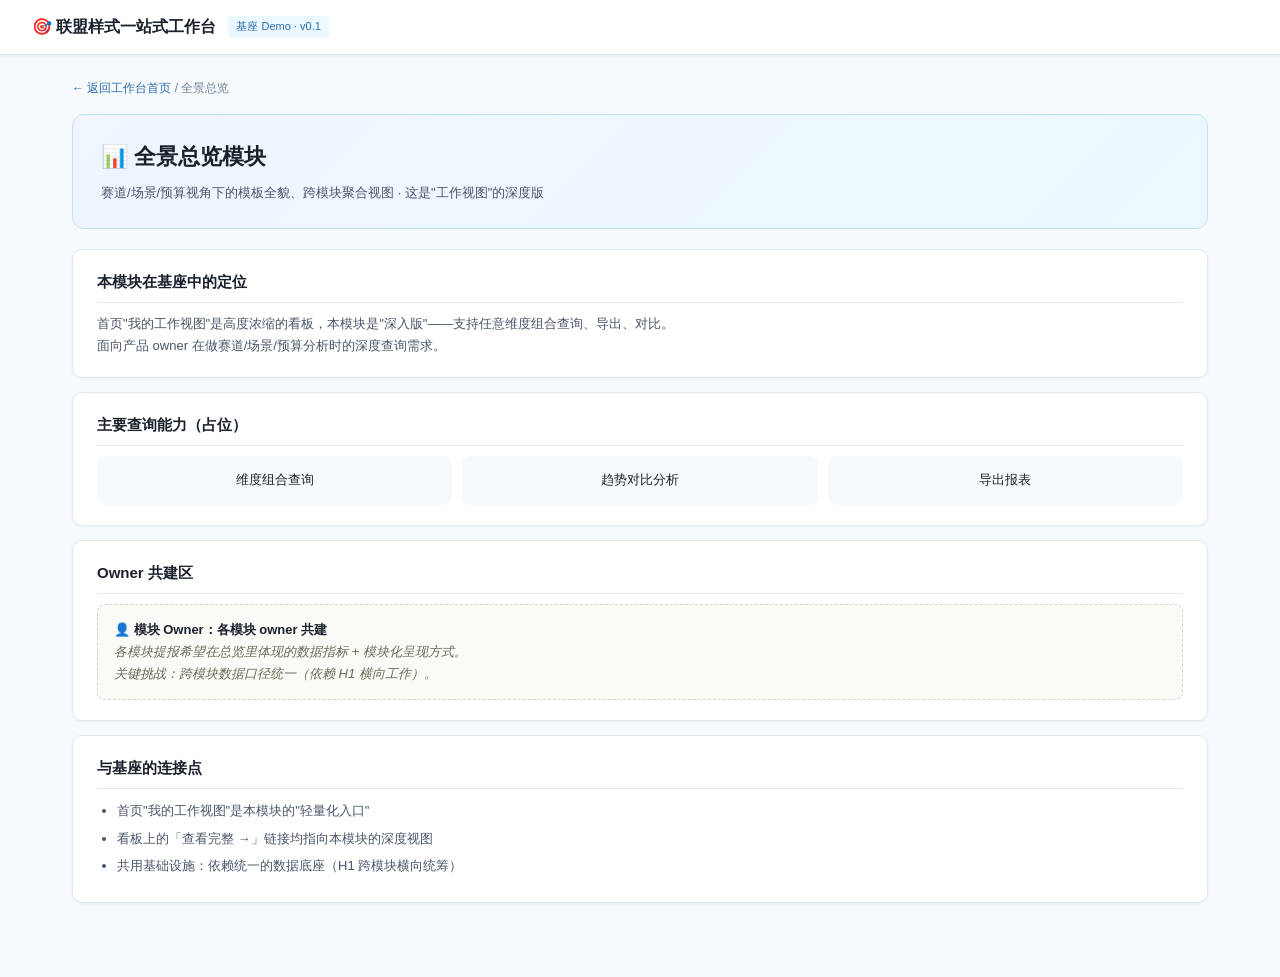
<file: demo-总览.html>
<!DOCTYPE html>
<html lang="zh-CN">
<head>
<meta charset="UTF-8">
<title>全景总览 · 工作台基座 Demo</title>
<link rel="stylesheet" href="styles.css">
</head>
<body>
<header class="topbar">
  <div class="topbar-left">
    <span class="logo">🎯 联盟样式一站式工作台</span>
    <span class="env-tag">基座 Demo · v0.1</span>
  </div>
</header>

<div class="module-page">
  <div class="breadcrumb"><a href="index.html">← 返回工作台首页</a> / 全景总览</div>

  <div class="module-header">
    <h1>📊 全景总览模块</h1>
    <p>赛道/场景/预算视角下的模板全貌、跨模块聚合视图 · 这是"工作视图"的深度版</p>
  </div>

  <div class="module-section">
    <h2>本模块在基座中的定位</h2>
    <p style="color:#4a5568; font-size:13px;">
      首页"我的工作视图"是高度浓缩的看板，本模块是"深入版"——支持任意维度组合查询、导出、对比。<br>
      面向产品 owner 在做赛道/场景/预算分析时的深度查询需求。
    </p>
  </div>

  <div class="module-section">
    <h2>主要查询能力（占位）</h2>
    <div style="display:grid; grid-template-columns: repeat(3, 1fr); gap:10px;">
      <div style="padding:14px; background:#f7fafc; border-radius:8px; text-align:center; font-size:13px;">维度组合查询</div>
      <div style="padding:14px; background:#f7fafc; border-radius:8px; text-align:center; font-size:13px;">趋势对比分析</div>
      <div style="padding:14px; background:#f7fafc; border-radius:8px; text-align:center; font-size:13px;">导出报表</div>
    </div>
  </div>

  <div class="module-section">
    <h2>Owner 共建区</h2>
    <div class="placeholder-tip">
      <strong>👤 模块 Owner：各模块 owner 共建</strong><br>
      各模块提报希望在总览里体现的数据指标 + 模块化呈现方式。<br>
      关键挑战：跨模块数据口径统一（依赖 H1 横向工作）。
    </div>
  </div>

  <div class="module-section">
    <h2>与基座的连接点</h2>
    <ul style="font-size:13px; color:#4a5568; padding-left:20px; list-style:disc;">
      <li>首页"我的工作视图"是本模块的"轻量化入口"</li>
      <li>看板上的「查看完整 →」链接均指向本模块的深度视图</li>
      <li>共用基础设施：依赖统一的数据底座（H1 跨模块横向统筹）</li>
    </ul>
  </div>
</div>
</body>
</html>
</file>
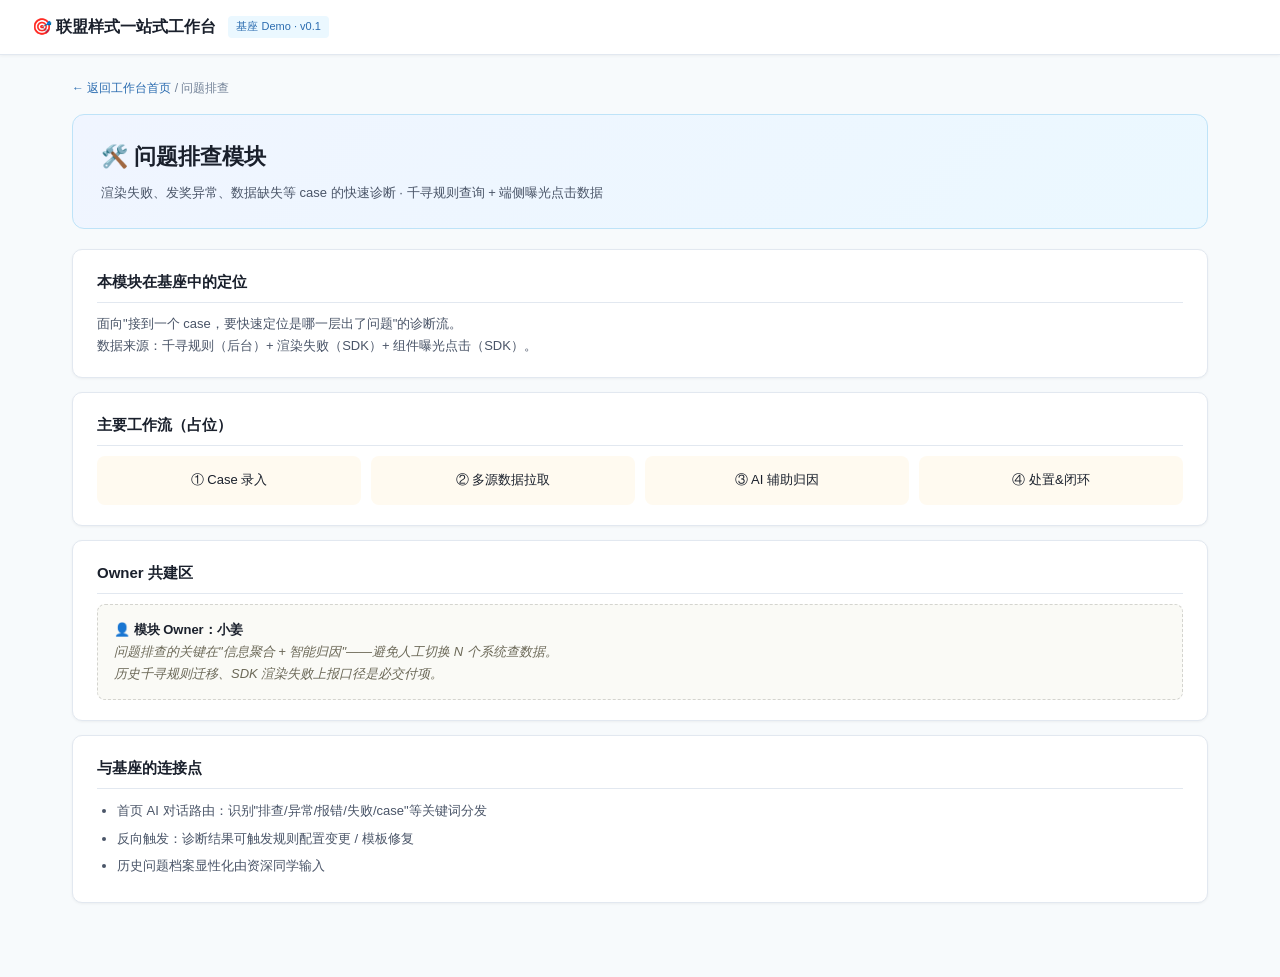
<file: demo-排查.html>
<!DOCTYPE html>
<html lang="zh-CN">
<head>
<meta charset="UTF-8">
<title>问题排查 · 工作台基座 Demo</title>
<link rel="stylesheet" href="styles.css">
</head>
<body>
<header class="topbar">
  <div class="topbar-left">
    <span class="logo">🎯 联盟样式一站式工作台</span>
    <span class="env-tag">基座 Demo · v0.1</span>
  </div>
</header>

<div class="module-page">
  <div class="breadcrumb"><a href="index.html">← 返回工作台首页</a> / 问题排查</div>

  <div class="module-header">
    <h1>🛠️ 问题排查模块</h1>
    <p>渲染失败、发奖异常、数据缺失等 case 的快速诊断 · 千寻规则查询 + 端侧曝光点击数据</p>
  </div>

  <div class="module-section">
    <h2>本模块在基座中的定位</h2>
    <p style="color:#4a5568; font-size:13px;">
      面向"接到一个 case，要快速定位是哪一层出了问题"的诊断流。<br>
      数据来源：千寻规则（后台）+ 渲染失败（SDK）+ 组件曝光点击（SDK）。
    </p>
  </div>

  <div class="module-section">
    <h2>主要工作流（占位）</h2>
    <div style="display:grid; grid-template-columns: repeat(4, 1fr); gap:10px;">
      <div style="padding:14px; background:#fffaf0; border-radius:8px; text-align:center; font-size:13px;">① Case 录入</div>
      <div style="padding:14px; background:#fffaf0; border-radius:8px; text-align:center; font-size:13px;">② 多源数据拉取</div>
      <div style="padding:14px; background:#fffaf0; border-radius:8px; text-align:center; font-size:13px;">③ AI 辅助归因</div>
      <div style="padding:14px; background:#fffaf0; border-radius:8px; text-align:center; font-size:13px;">④ 处置&闭环</div>
    </div>
  </div>

  <div class="module-section">
    <h2>Owner 共建区</h2>
    <div class="placeholder-tip">
      <strong>👤 模块 Owner：小姜</strong><br>
      问题排查的关键在"信息聚合 + 智能归因"——避免人工切换 N 个系统查数据。<br>
      历史千寻规则迁移、SDK 渲染失败上报口径是必交付项。
    </div>
  </div>

  <div class="module-section">
    <h2>与基座的连接点</h2>
    <ul style="font-size:13px; color:#4a5568; padding-left:20px; list-style:disc;">
      <li>首页 AI 对话路由：识别"排查/异常/报错/失败/case"等关键词分发</li>
      <li>反向触发：诊断结果可触发规则配置变更 / 模板修复</li>
      <li>历史问题档案显性化由资深同学输入</li>
    </ul>
  </div>
</div>
</body>
</html>
</file>
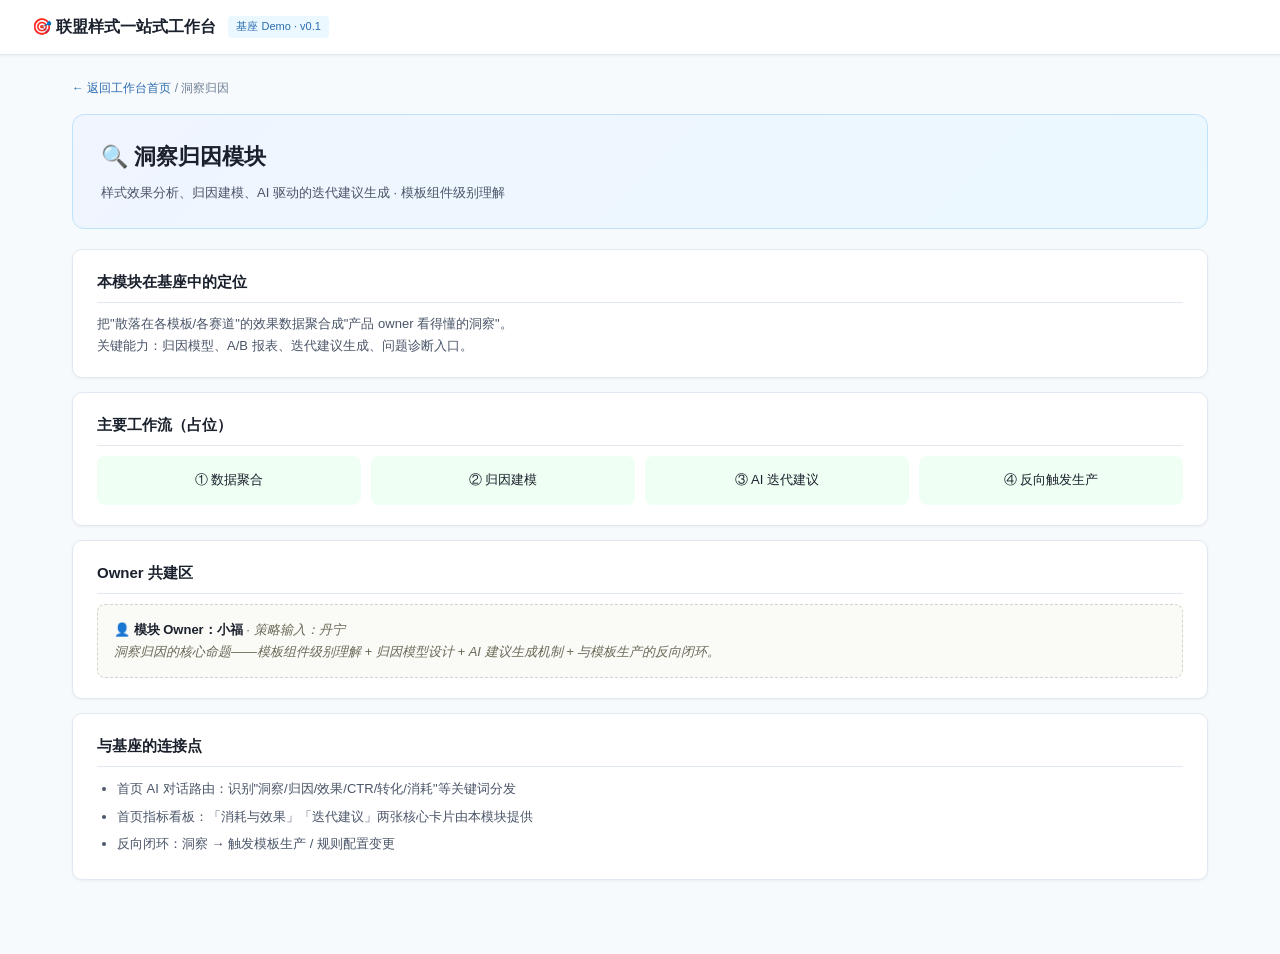
<file: demo-洞察.html>
<!DOCTYPE html>
<html lang="zh-CN">
<head>
<meta charset="UTF-8">
<title>洞察归因 · 工作台基座 Demo</title>
<link rel="stylesheet" href="styles.css">
</head>
<body>
<header class="topbar">
  <div class="topbar-left">
    <span class="logo">🎯 联盟样式一站式工作台</span>
    <span class="env-tag">基座 Demo · v0.1</span>
  </div>
</header>

<div class="module-page">
  <div class="breadcrumb"><a href="index.html">← 返回工作台首页</a> / 洞察归因</div>

  <div class="module-header">
    <h1>🔍 洞察归因模块</h1>
    <p>样式效果分析、归因建模、AI 驱动的迭代建议生成 · 模板组件级别理解</p>
  </div>

  <div class="module-section">
    <h2>本模块在基座中的定位</h2>
    <p style="color:#4a5568; font-size:13px;">
      把"散落在各模板/各赛道"的效果数据聚合成"产品 owner 看得懂的洞察"。<br>
      关键能力：归因模型、A/B 报表、迭代建议生成、问题诊断入口。
    </p>
  </div>

  <div class="module-section">
    <h2>主要工作流（占位）</h2>
    <div style="display:grid; grid-template-columns: repeat(4, 1fr); gap:10px;">
      <div style="padding:14px; background:#f0fff4; border-radius:8px; text-align:center; font-size:13px;">① 数据聚合</div>
      <div style="padding:14px; background:#f0fff4; border-radius:8px; text-align:center; font-size:13px;">② 归因建模</div>
      <div style="padding:14px; background:#f0fff4; border-radius:8px; text-align:center; font-size:13px;">③ AI 迭代建议</div>
      <div style="padding:14px; background:#f0fff4; border-radius:8px; text-align:center; font-size:13px;">④ 反向触发生产</div>
    </div>
  </div>

  <div class="module-section">
    <h2>Owner 共建区</h2>
    <div class="placeholder-tip">
      <strong>👤 模块 Owner：小福</strong> · 策略输入：丹宁<br>
      洞察归因的核心命题——模板组件级别理解 + 归因模型设计 + AI 建议生成机制 + 与模板生产的反向闭环。
    </div>
  </div>

  <div class="module-section">
    <h2>与基座的连接点</h2>
    <ul style="font-size:13px; color:#4a5568; padding-left:20px; list-style:disc;">
      <li>首页 AI 对话路由：识别"洞察/归因/效果/CTR/转化/消耗"等关键词分发</li>
      <li>首页指标看板：「消耗与效果」「迭代建议」两张核心卡片由本模块提供</li>
      <li>反向闭环：洞察 → 触发模板生产 / 规则配置变更</li>
    </ul>
  </div>
</div>
</body>
</html>
</file>
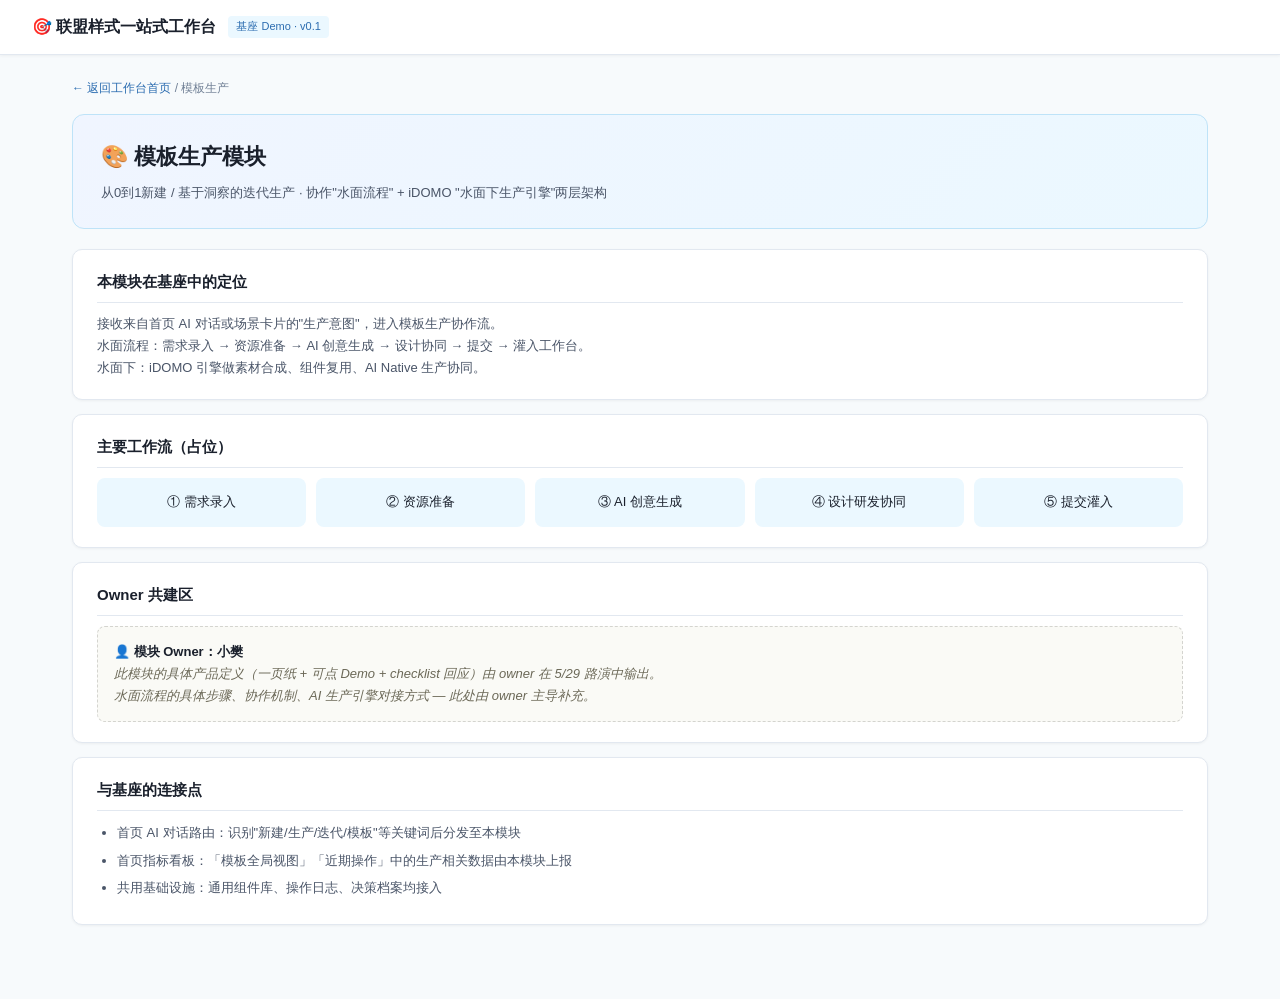
<file: demo-生产.html>
<!DOCTYPE html>
<html lang="zh-CN">
<head>
<meta charset="UTF-8">
<title>模板生产 · 工作台基座 Demo</title>
<link rel="stylesheet" href="styles.css">
</head>
<body>
<header class="topbar">
  <div class="topbar-left">
    <span class="logo">🎯 联盟样式一站式工作台</span>
    <span class="env-tag">基座 Demo · v0.1</span>
  </div>
</header>

<div class="module-page">
  <div class="breadcrumb"><a href="index.html">← 返回工作台首页</a> / 模板生产</div>

  <div class="module-header">
    <h1>🎨 模板生产模块</h1>
    <p>从0到1新建 / 基于洞察的迭代生产 · 协作"水面流程" + iDOMO "水面下生产引擎"两层架构</p>
  </div>

  <div class="module-section">
    <h2>本模块在基座中的定位</h2>
    <p style="color:#4a5568; font-size:13px;">
      接收来自首页 AI 对话或场景卡片的"生产意图"，进入模板生产协作流。<br>
      水面流程：需求录入 → 资源准备 → AI 创意生成 → 设计协同 → 提交 → 灌入工作台。<br>
      水面下：iDOMO 引擎做素材合成、组件复用、AI Native 生产协同。
    </p>
  </div>

  <div class="module-section">
    <h2>主要工作流（占位）</h2>
    <div style="display:grid; grid-template-columns: repeat(5, 1fr); gap:10px; margin-top:8px;">
      <div style="padding:14px; background:#ebf8ff; border-radius:8px; text-align:center; font-size:13px;">① 需求录入</div>
      <div style="padding:14px; background:#ebf8ff; border-radius:8px; text-align:center; font-size:13px;">② 资源准备</div>
      <div style="padding:14px; background:#ebf8ff; border-radius:8px; text-align:center; font-size:13px;">③ AI 创意生成</div>
      <div style="padding:14px; background:#ebf8ff; border-radius:8px; text-align:center; font-size:13px;">④ 设计研发协同</div>
      <div style="padding:14px; background:#ebf8ff; border-radius:8px; text-align:center; font-size:13px;">⑤ 提交灌入</div>
    </div>
  </div>

  <div class="module-section">
    <h2>Owner 共建区</h2>
    <div class="placeholder-tip">
      <strong>👤 模块 Owner：小樊</strong><br>
      此模块的具体产品定义（一页纸 + 可点 Demo + checklist 回应）由 owner 在 5/29 路演中输出。<br>
      水面流程的具体步骤、协作机制、AI 生产引擎对接方式 — 此处由 owner 主导补充。
    </div>
  </div>

  <div class="module-section">
    <h2>与基座的连接点</h2>
    <ul style="font-size:13px; color:#4a5568; padding-left:20px; list-style:disc;">
      <li>首页 AI 对话路由：识别"新建/生产/迭代/模板"等关键词后分发至本模块</li>
      <li>首页指标看板：「模板全局视图」「近期操作」中的生产相关数据由本模块上报</li>
      <li>共用基础设施：通用组件库、操作日志、决策档案均接入</li>
    </ul>
  </div>
</div>
</body>
</html>
</file>
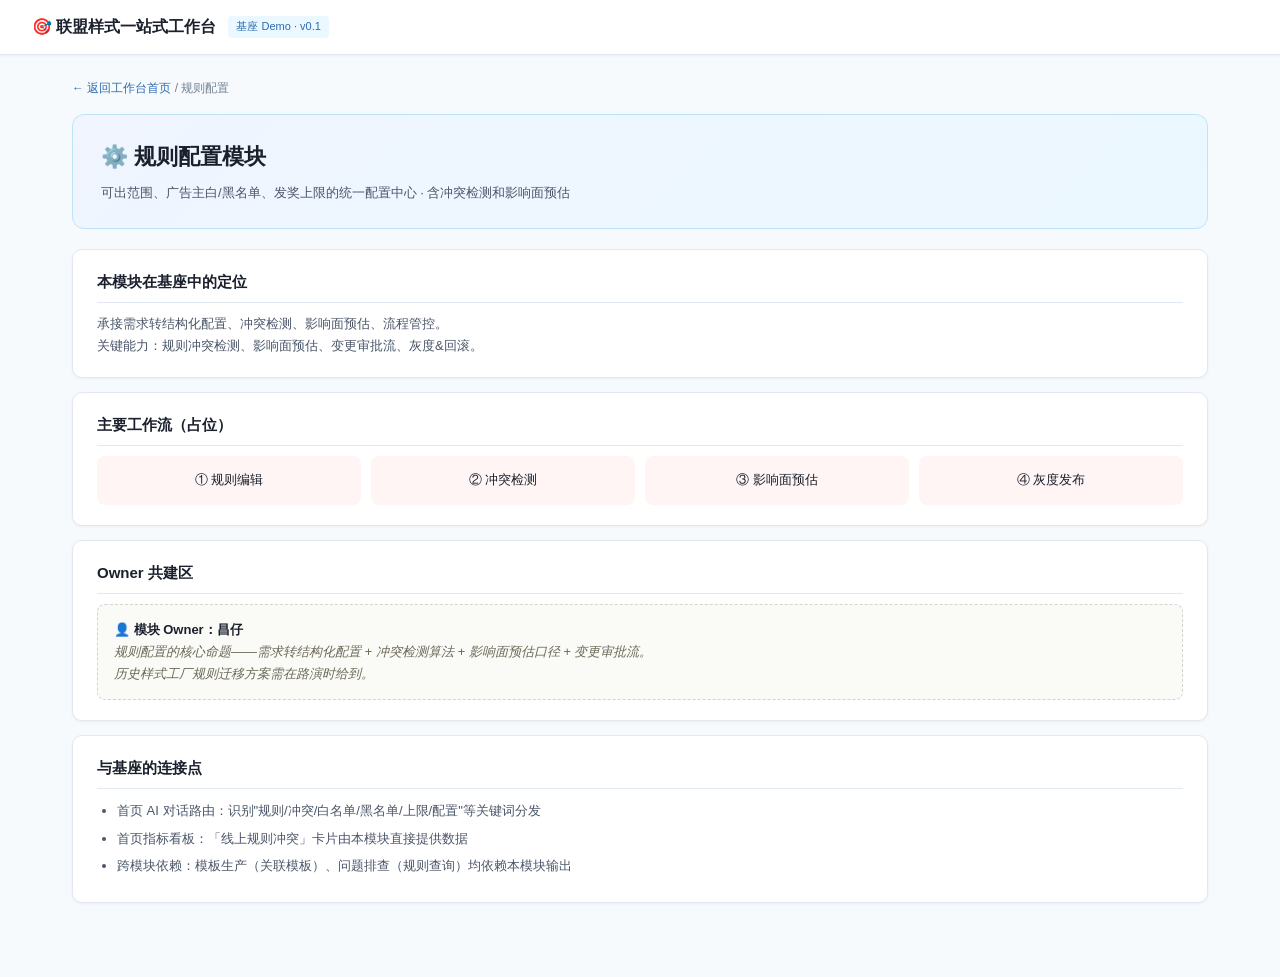
<file: demo-规则.html>
<!DOCTYPE html>
<html lang="zh-CN">
<head>
<meta charset="UTF-8">
<title>规则配置 · 工作台基座 Demo</title>
<link rel="stylesheet" href="styles.css">
</head>
<body>
<header class="topbar">
  <div class="topbar-left">
    <span class="logo">🎯 联盟样式一站式工作台</span>
    <span class="env-tag">基座 Demo · v0.1</span>
  </div>
</header>

<div class="module-page">
  <div class="breadcrumb"><a href="index.html">← 返回工作台首页</a> / 规则配置</div>

  <div class="module-header">
    <h1>⚙️ 规则配置模块</h1>
    <p>可出范围、广告主白/黑名单、发奖上限的统一配置中心 · 含冲突检测和影响面预估</p>
  </div>

  <div class="module-section">
    <h2>本模块在基座中的定位</h2>
    <p style="color:#4a5568; font-size:13px;">
      承接需求转结构化配置、冲突检测、影响面预估、流程管控。<br>
      关键能力：规则冲突检测、影响面预估、变更审批流、灰度&回滚。
    </p>
  </div>

  <div class="module-section">
    <h2>主要工作流（占位）</h2>
    <div style="display:grid; grid-template-columns: repeat(4, 1fr); gap:10px;">
      <div style="padding:14px; background:#fff5f5; border-radius:8px; text-align:center; font-size:13px;">① 规则编辑</div>
      <div style="padding:14px; background:#fff5f5; border-radius:8px; text-align:center; font-size:13px;">② 冲突检测</div>
      <div style="padding:14px; background:#fff5f5; border-radius:8px; text-align:center; font-size:13px;">③ 影响面预估</div>
      <div style="padding:14px; background:#fff5f5; border-radius:8px; text-align:center; font-size:13px;">④ 灰度发布</div>
    </div>
  </div>

  <div class="module-section">
    <h2>Owner 共建区</h2>
    <div class="placeholder-tip">
      <strong>👤 模块 Owner：昌仔</strong><br>
      规则配置的核心命题——需求转结构化配置 + 冲突检测算法 + 影响面预估口径 + 变更审批流。<br>
      历史样式工厂规则迁移方案需在路演时给到。
    </div>
  </div>

  <div class="module-section">
    <h2>与基座的连接点</h2>
    <ul style="font-size:13px; color:#4a5568; padding-left:20px; list-style:disc;">
      <li>首页 AI 对话路由：识别"规则/冲突/白名单/黑名单/上限/配置"等关键词分发</li>
      <li>首页指标看板：「线上规则冲突」卡片由本模块直接提供数据</li>
      <li>跨模块依赖：模板生产（关联模板）、问题排查（规则查询）均依赖本模块输出</li>
    </ul>
  </div>
</div>
</body>
</html>
</file>
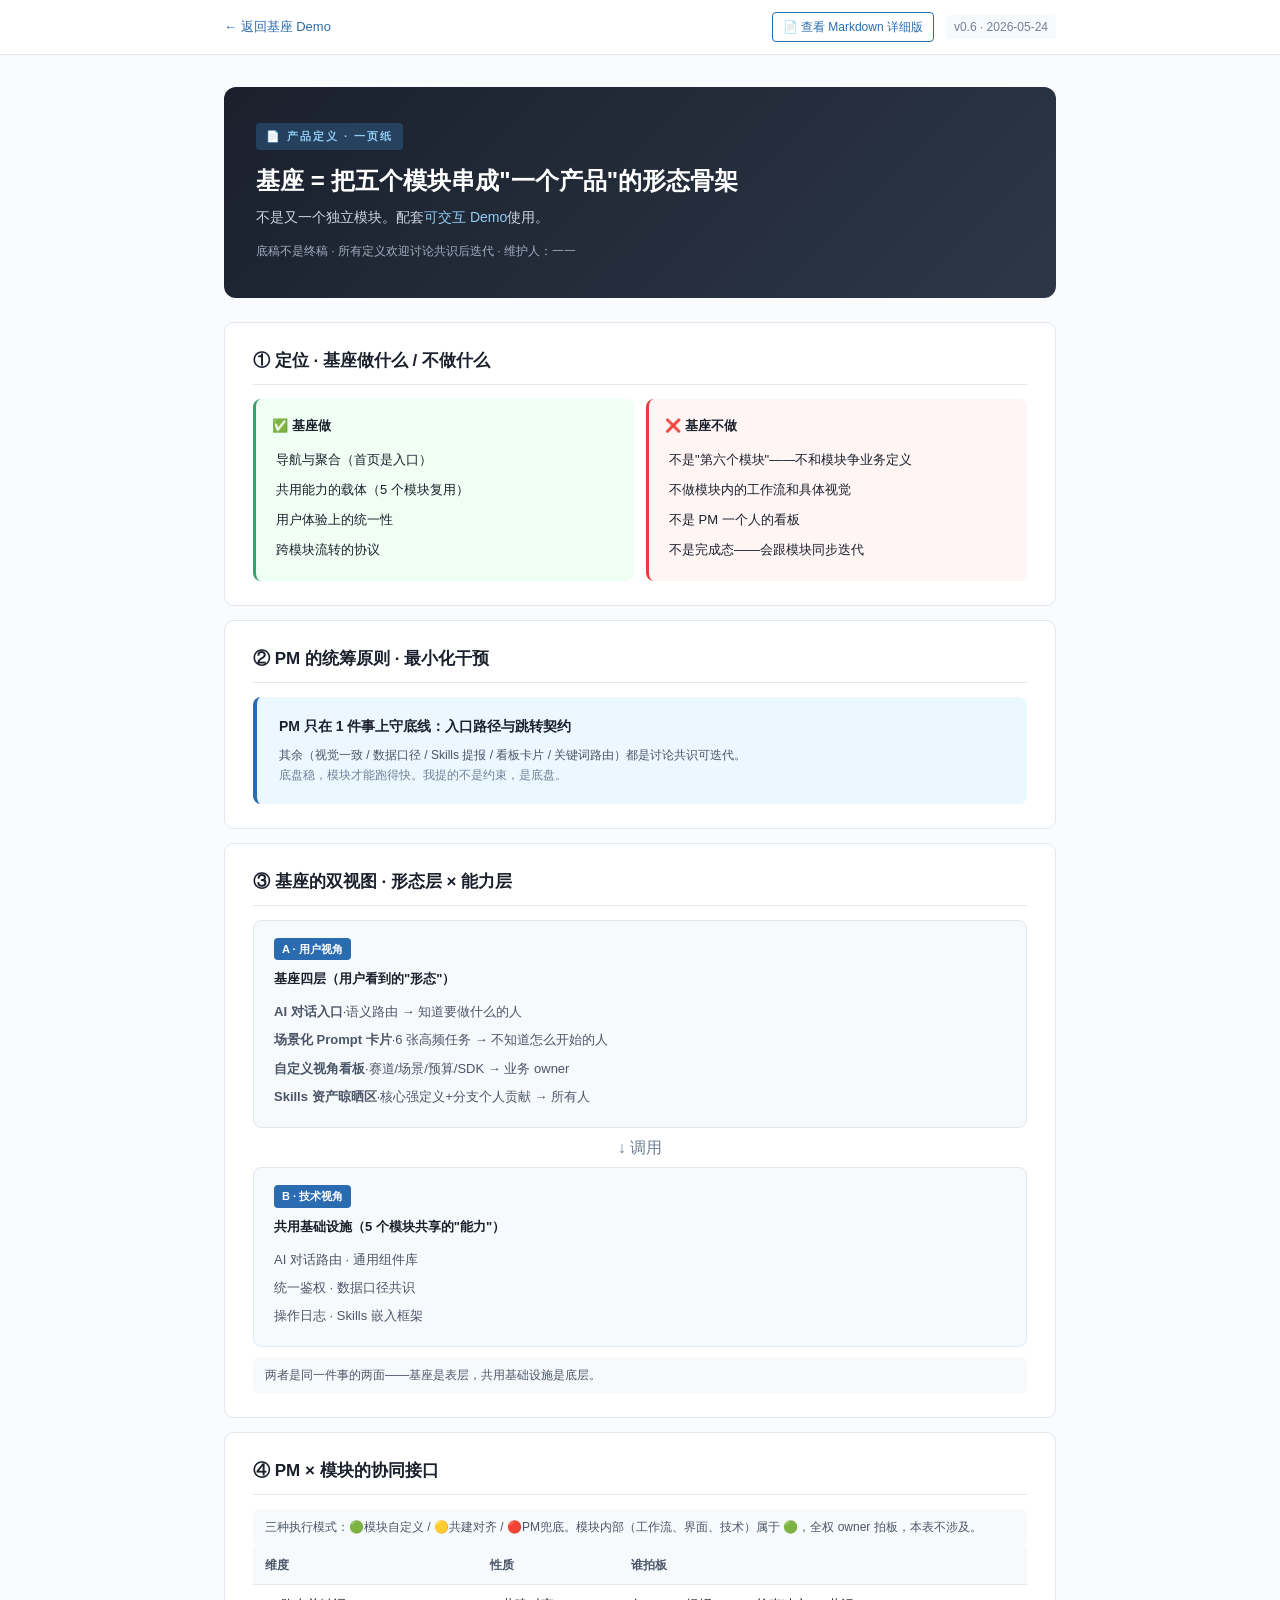
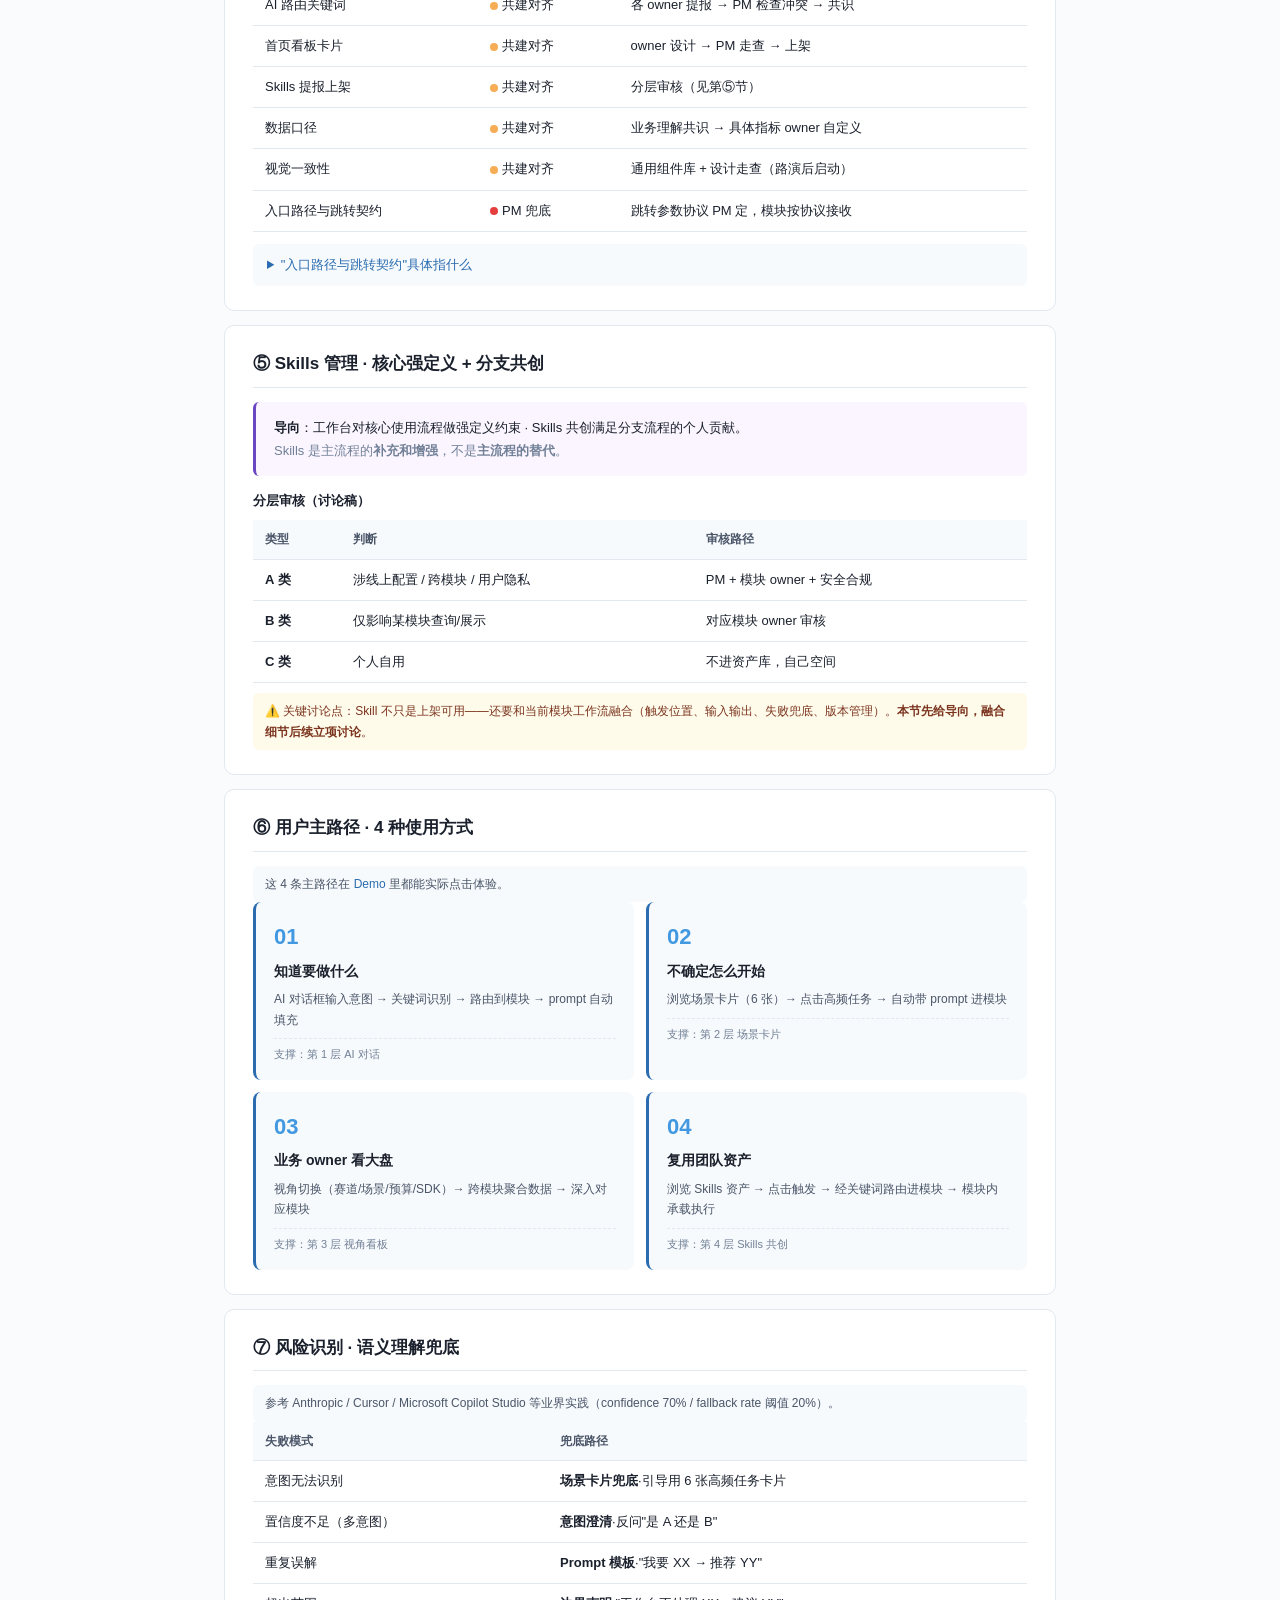
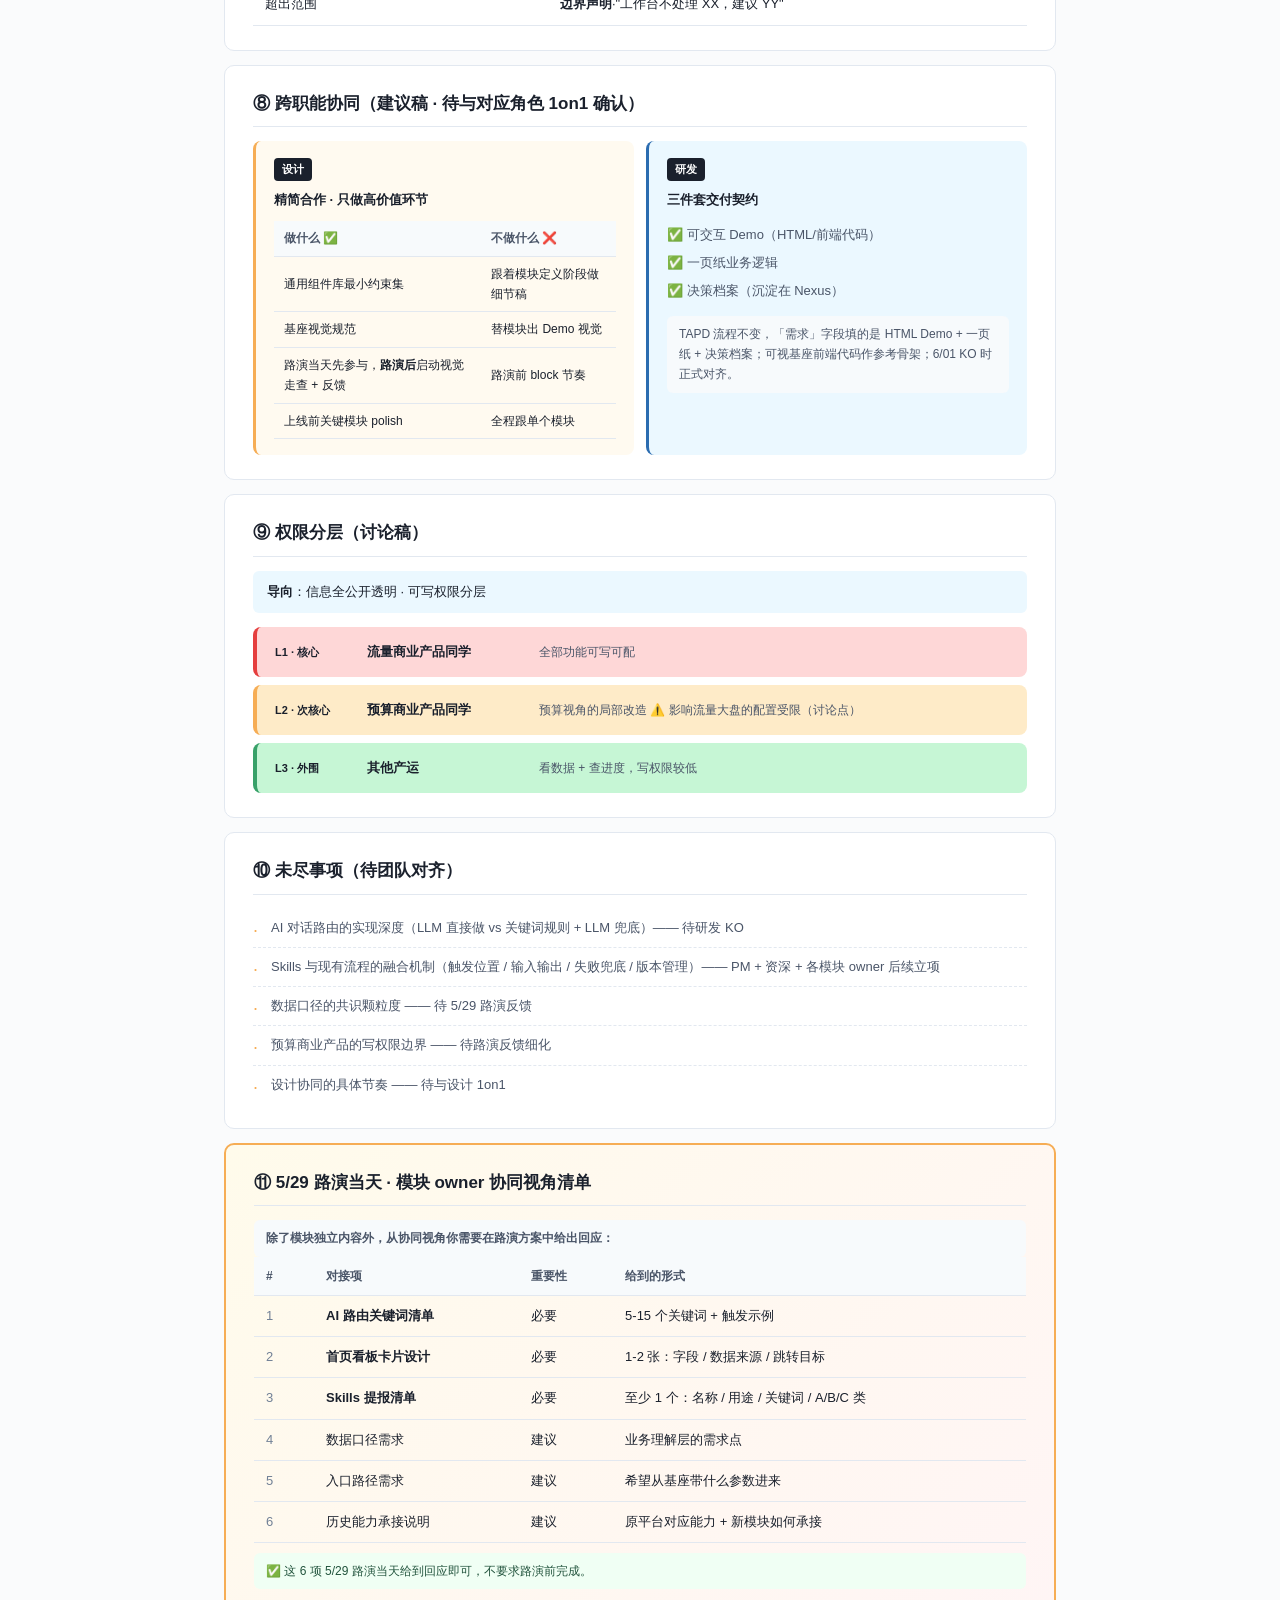
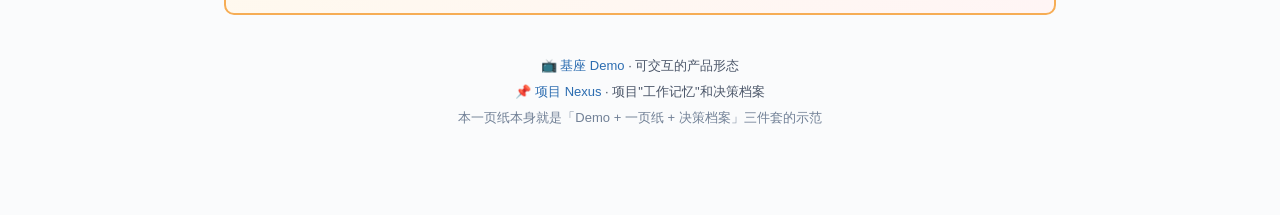
<file: 产品定义.html>
<!DOCTYPE html>
<html lang="zh-CN">
<head>
<meta charset="UTF-8">
<meta name="viewport" content="width=device-width, initial-scale=1.0">
<title>联盟样式工作台 · 基座产品定义</title>
<link rel="stylesheet" href="onepager.css">
</head>
<body>

<header class="op-top">
  <div class="op-top-inner">
    <a href="index.html" class="back-link">← 返回基座 Demo</a>
    <div class="op-top-right">
      <a href="https://github.com/YI0702/workbench-foundation/blob/main/产品逻辑一页纸.md" target="_blank" class="op-md-link">📄 查看 Markdown 详细版</a>
      <span class="op-version">v0.6 · 2026-05-24</span>
    </div>
  </div>
</header>

<main class="op-main">

  <!-- Hero -->
  <section class="op-hero">
    <div class="op-tag">📄 产品定义 · 一页纸</div>
    <h1>基座 = 把五个模块串成"一个产品"的形态骨架</h1>
    <p class="op-sub">不是又一个独立模块。配套<a href="index.html">可交互 Demo</a>使用。</p>
    <div class="op-meta">底稿不是终稿 · 所有定义欢迎讨论共识后迭代 · 维护人：一一</div>
  </section>

  <!-- 一、定位与边界 -->
  <section class="op-section">
    <h2>① 定位 · 基座做什么 / 不做什么</h2>
    <div class="vs-grid">
      <div class="vs-card vs-yes">
        <div class="vs-title">✅ 基座做</div>
        <ul>
          <li>导航与聚合（首页是入口）</li>
          <li>共用能力的载体（5 个模块复用）</li>
          <li>用户体验上的统一性</li>
          <li>跨模块流转的协议</li>
        </ul>
      </div>
      <div class="vs-card vs-no">
        <div class="vs-title">❌ 基座不做</div>
        <ul>
          <li>不是"第六个模块"——不和模块争业务定义</li>
          <li>不做模块内的工作流和具体视觉</li>
          <li>不是 PM 一个人的看板</li>
          <li>不是完成态——会跟模块同步迭代</li>
        </ul>
      </div>
    </div>
  </section>

  <!-- 二、PM 边界 -->
  <section class="op-section">
    <h2>② PM 的统筹原则 · 最小化干预</h2>
    <div class="pm-rule">
      <div class="rule-key">PM 只在 1 件事上守底线：<strong>入口路径与跳转契约</strong></div>
      <div class="rule-explain">
        其余（视觉一致 / 数据口径 / Skills 提报 / 看板卡片 / 关键词路由）都是讨论共识可迭代。<br>
        <span class="dim">底盘稳，模块才能跑得快。我提的不是约束，是底盘。</span>
      </div>
    </div>
  </section>

  <!-- 三、双视图 -->
  <section class="op-section">
    <h2>③ 基座的双视图 · 形态层 × 能力层</h2>

    <div class="dual-view">
      <div class="dv-card">
        <div class="dv-tag">A · 用户视角</div>
        <div class="dv-title">基座四层（用户看到的"形态"）</div>
        <ol class="dv-list">
          <li><strong>AI 对话入口</strong>·语义路由 → 知道要做什么的人</li>
          <li><strong>场景化 Prompt 卡片</strong>·6 张高频任务 → 不知道怎么开始的人</li>
          <li><strong>自定义视角看板</strong>·赛道/场景/预算/SDK → 业务 owner</li>
          <li><strong>Skills 资产晾晒区</strong>·核心强定义+分支个人贡献 → 所有人</li>
        </ol>
      </div>
      <div class="dv-arrow">↓ 调用</div>
      <div class="dv-card">
        <div class="dv-tag">B · 技术视角</div>
        <div class="dv-title">共用基础设施（5 个模块共享的"能力"）</div>
        <ul class="dv-list">
          <li>AI 对话路由 · 通用组件库</li>
          <li>统一鉴权 · 数据口径共识</li>
          <li>操作日志 · Skills 嵌入框架</li>
        </ul>
      </div>
    </div>
    <div class="op-tip">两者是同一件事的两面——基座是表层，共用基础设施是底层。</div>
  </section>

  <!-- 四、协同接口 -->
  <section class="op-section">
    <h2>④ PM × 模块的协同接口</h2>
    <p class="op-tip">三种执行模式：🟢模块自定义 / 🟡共建对齐 / 🔴PM兜底。模块内部（工作流、界面、技术）属于 🟢，全权 owner 拍板，本表不涉及。</p>

    <table class="op-table">
      <thead>
        <tr><th>维度</th><th>性质</th><th>谁拍板</th></tr>
      </thead>
      <tbody>
        <tr><td>AI 路由关键词</td><td><span class="dot dot-y"></span>共建对齐</td><td>各 owner 提报 → PM 检查冲突 → 共识</td></tr>
        <tr><td>首页看板卡片</td><td><span class="dot dot-y"></span>共建对齐</td><td>owner 设计 → PM 走查 → 上架</td></tr>
        <tr><td>Skills 提报上架</td><td><span class="dot dot-y"></span>共建对齐</td><td>分层审核（见第⑤节）</td></tr>
        <tr><td>数据口径</td><td><span class="dot dot-y"></span>共建对齐</td><td>业务理解共识 → 具体指标 owner 自定义</td></tr>
        <tr><td>视觉一致性</td><td><span class="dot dot-y"></span>共建对齐</td><td>通用组件库 + 设计走查（路演后启动）</td></tr>
        <tr><td>入口路径与跳转契约</td><td><span class="dot dot-r"></span>PM 兜底</td><td>跳转参数协议 PM 定，模块按协议接收</td></tr>
      </tbody>
    </table>

    <details class="op-detail">
      <summary>"入口路径与跳转契约"具体指什么</summary>
      <p>用户从基座跳到模块时 URL 参数和上下文怎么传。例：用户在 AI 对话框输入"金融行业模板效果"→ 跳转洞察归因时 URL 是 <code>?industry=金融&module=洞察归因</code>，参数命名和协议必须统一，避免 5 个模块用 5 套参数。模块按协议接收实现自由，但协议本身 PM 拍板。</p>
    </details>
  </section>

  <!-- 五、Skills 管理 -->
  <section class="op-section">
    <h2>⑤ Skills 管理 · 核心强定义 + 分支共创</h2>
    <div class="skills-positioning">
      <strong>导向</strong>：工作台对核心使用流程做强定义约束 · Skills 共创满足分支流程的个人贡献。<br>
      <span class="dim">Skills 是主流程的<strong>补充和增强</strong>，不是<strong>主流程的替代</strong>。</span>
    </div>

    <div class="op-subtitle">分层审核（讨论稿）</div>
    <table class="op-table">
      <thead>
        <tr><th>类型</th><th>判断</th><th>审核路径</th></tr>
      </thead>
      <tbody>
        <tr><td><strong>A 类</strong></td><td>涉线上配置 / 跨模块 / 用户隐私</td><td>PM + 模块 owner + 安全合规</td></tr>
        <tr><td><strong>B 类</strong></td><td>仅影响某模块查询/展示</td><td>对应模块 owner 审核</td></tr>
        <tr><td><strong>C 类</strong></td><td>个人自用</td><td>不进资产库，自己空间</td></tr>
      </tbody>
    </table>

    <div class="op-tip warn">
      ⚠️ 关键讨论点：Skill 不只是上架可用——还要和当前模块工作流融合（触发位置、输入输出、失败兜底、版本管理）。<strong>本节先给导向，融合细节后续立项讨论</strong>。
    </div>
  </section>

  <!-- 六、用户主路径 -->
  <section class="op-section">
    <h2>⑥ 用户主路径 · 4 种使用方式</h2>
    <p class="op-tip">这 4 条主路径在 <a href="index.html">Demo</a> 里都能实际点击体验。</p>

    <div class="path-grid">
      <div class="path-card">
        <div class="path-num">01</div>
        <div class="path-title">知道要做什么</div>
        <div class="path-flow">AI 对话框输入意图 → 关键词识别 → 路由到模块 → prompt 自动填充</div>
        <div class="path-support">支撑：第 1 层 AI 对话</div>
      </div>
      <div class="path-card">
        <div class="path-num">02</div>
        <div class="path-title">不确定怎么开始</div>
        <div class="path-flow">浏览场景卡片（6 张）→ 点击高频任务 → 自动带 prompt 进模块</div>
        <div class="path-support">支撑：第 2 层 场景卡片</div>
      </div>
      <div class="path-card">
        <div class="path-num">03</div>
        <div class="path-title">业务 owner 看大盘</div>
        <div class="path-flow">视角切换（赛道/场景/预算/SDK）→ 跨模块聚合数据 → 深入对应模块</div>
        <div class="path-support">支撑：第 3 层 视角看板</div>
      </div>
      <div class="path-card">
        <div class="path-num">04</div>
        <div class="path-title">复用团队资产</div>
        <div class="path-flow">浏览 Skills 资产 → 点击触发 → 经关键词路由进模块 → 模块内承载执行</div>
        <div class="path-support">支撑：第 4 层 Skills 共创</div>
      </div>
    </div>
  </section>

  <!-- 七、风险与兜底 -->
  <section class="op-section">
    <h2>⑦ 风险识别 · 语义理解兜底</h2>
    <p class="op-tip">参考 Anthropic / Cursor / Microsoft Copilot Studio 等业界实践（confidence 70% / fallback rate 阈值 20%）。</p>

    <table class="op-table">
      <thead>
        <tr><th>失败模式</th><th>兜底路径</th></tr>
      </thead>
      <tbody>
        <tr><td>意图无法识别</td><td><strong>场景卡片兜底</strong>·引导用 6 张高频任务卡片</td></tr>
        <tr><td>置信度不足（多意图）</td><td><strong>意图澄清</strong>·反问"是 A 还是 B"</td></tr>
        <tr><td>重复误解</td><td><strong>Prompt 模板</strong>·"我要 XX → 推荐 YY"</td></tr>
        <tr><td>超出范围</td><td><strong>边界声明</strong>·"工作台不处理 XX，建议 YY"</td></tr>
      </tbody>
    </table>
  </section>

  <!-- 八、跨职能协同 -->
  <section class="op-section">
    <h2>⑧ 跨职能协同（建议稿 · 待与对应角色 1on1 确认）</h2>

    <div class="cross-grid">
      <div class="cross-card cross-design">
        <div class="cross-tag">设计</div>
        <div class="cross-title">精简合作 · 只做高价值环节</div>
        <table class="op-table op-table-small">
          <thead><tr><th>做什么 ✅</th><th>不做什么 ❌</th></tr></thead>
          <tbody>
            <tr><td>通用组件库最小约束集</td><td>跟着模块定义阶段做细节稿</td></tr>
            <tr><td>基座视觉规范</td><td>替模块出 Demo 视觉</td></tr>
            <tr><td>路演当天先参与，<strong>路演后</strong>启动视觉走查 + 反馈</td><td>路演前 block 节奏</td></tr>
            <tr><td>上线前关键模块 polish</td><td>全程跟单个模块</td></tr>
          </tbody>
        </table>
      </div>

      <div class="cross-card cross-rd">
        <div class="cross-tag">研发</div>
        <div class="cross-title">三件套交付契约</div>
        <ul class="dv-list">
          <li>✅ 可交互 Demo（HTML/前端代码）</li>
          <li>✅ 一页纸业务逻辑</li>
          <li>✅ 决策档案（沉淀在 Nexus）</li>
        </ul>
        <div class="op-tip">TAPD 流程不变，「需求」字段填的是 HTML Demo + 一页纸 + 决策档案；可视基座前端代码作参考骨架；6/01 KO 时正式对齐。</div>
      </div>
    </div>
  </section>

  <!-- 九、权限分层 -->
  <section class="op-section">
    <h2>⑨ 权限分层（讨论稿）</h2>
    <div class="perm-key"><strong>导向</strong>：信息全公开透明 · 可写权限分层</div>

    <div class="perm-pyramid">
      <div class="perm-tier perm-1">
        <div class="perm-rank">L1 · 核心</div>
        <div class="perm-role">流量商业产品同学</div>
        <div class="perm-scope">全部功能可写可配</div>
      </div>
      <div class="perm-tier perm-2">
        <div class="perm-rank">L2 · 次核心</div>
        <div class="perm-role">预算商业产品同学</div>
        <div class="perm-scope">预算视角的局部改造 ⚠️ 影响流量大盘的配置受限（讨论点）</div>
      </div>
      <div class="perm-tier perm-3">
        <div class="perm-rank">L3 · 外围</div>
        <div class="perm-role">其他产运</div>
        <div class="perm-scope">看数据 + 查进度，写权限较低</div>
      </div>
    </div>
  </section>

  <!-- 十、未尽事项 -->
  <section class="op-section">
    <h2>⑩ 未尽事项（待团队对齐）</h2>
    <ul class="todo-list">
      <li>AI 对话路由的实现深度（LLM 直接做 vs 关键词规则 + LLM 兜底）—— 待研发 KO</li>
      <li>Skills 与现有流程的融合机制（触发位置 / 输入输出 / 失败兜底 / 版本管理）—— PM + 资深 + 各模块 owner 后续立项</li>
      <li>数据口径的共识颗粒度 —— 待 5/29 路演反馈</li>
      <li>预算商业产品的写权限边界 —— 待路演反馈细化</li>
      <li>设计协同的具体节奏 —— 待与设计 1on1</li>
    </ul>
  </section>

  <!-- 十一、模块 owner 路演当天对接清单 -->
  <section class="op-section op-highlight">
    <h2>⑪ 5/29 路演当天 · 模块 owner 协同视角清单</h2>
    <p class="op-tip"><strong>除了模块独立内容外，从协同视角你需要在路演方案中给出回应：</strong></p>

    <table class="op-table op-table-list">
      <thead>
        <tr><th width="60">#</th><th>对接项</th><th>重要性</th><th>给到的形式</th></tr>
      </thead>
      <tbody>
        <tr><td>1</td><td><strong>AI 路由关键词清单</strong></td><td>必要</td><td>5-15 个关键词 + 触发示例</td></tr>
        <tr><td>2</td><td><strong>首页看板卡片设计</strong></td><td>必要</td><td>1-2 张：字段 / 数据来源 / 跳转目标</td></tr>
        <tr><td>3</td><td><strong>Skills 提报清单</strong></td><td>必要</td><td>至少 1 个：名称 / 用途 / 关键词 / A/B/C 类</td></tr>
        <tr><td>4</td><td>数据口径需求</td><td>建议</td><td>业务理解层的需求点</td></tr>
        <tr><td>5</td><td>入口路径需求</td><td>建议</td><td>希望从基座带什么参数进来</td></tr>
        <tr><td>6</td><td>历史能力承接说明</td><td>建议</td><td>原平台对应能力 + 新模块如何承接</td></tr>
      </tbody>
    </table>
    <div class="op-tip success">✅ 这 6 项 5/29 路演当天给到回应即可，不要求路演前完成。</div>
  </section>

  <!-- Footer -->
  <footer class="op-foot">
    <div>📺 <a href="index.html">基座 Demo</a> · 可交互的产品形态</div>
    <div>📌 <a href="https://yi0702.github.io/workspace-nexus/" target="_blank">项目 Nexus</a> · 项目"工作记忆"和决策档案</div>
    <div class="dim">本一页纸本身就是「Demo + 一页纸 + 决策档案」三件套的示范</div>
  </footer>

</main>

</body>
</html>
</file>
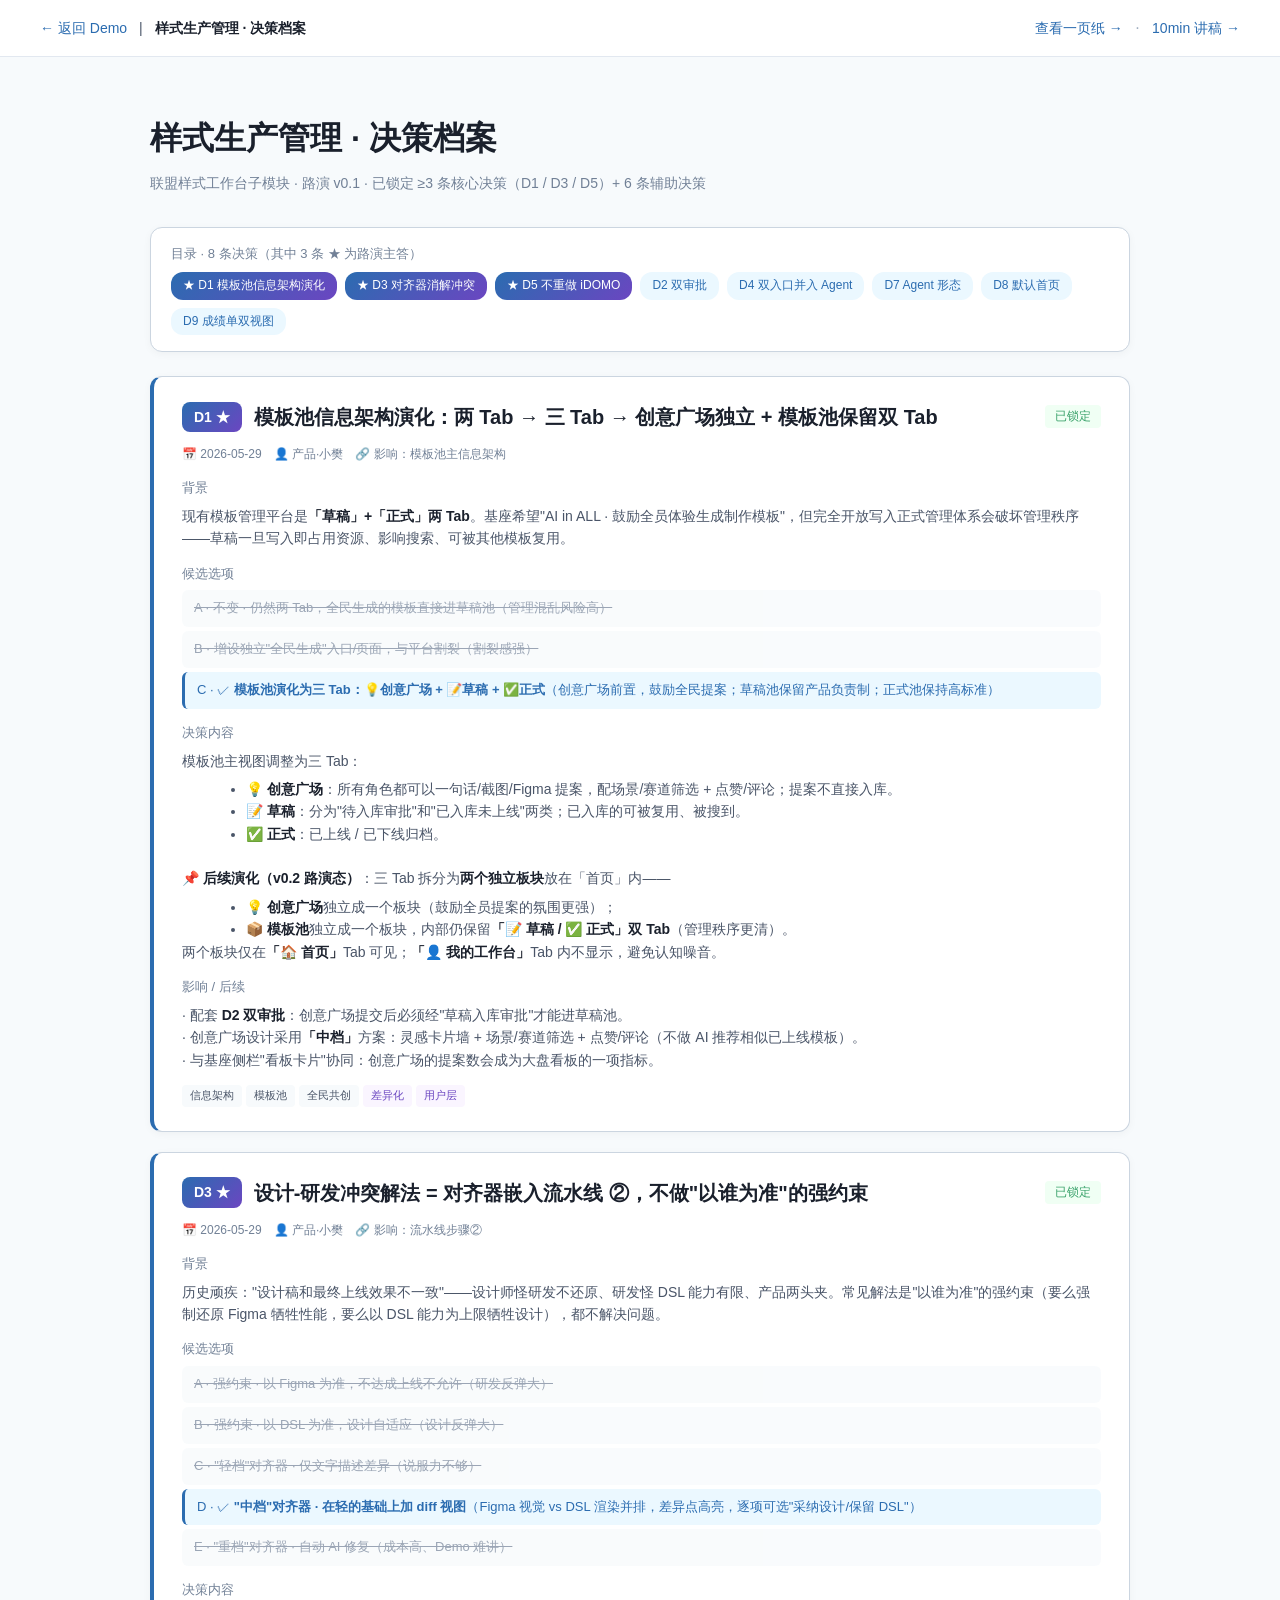
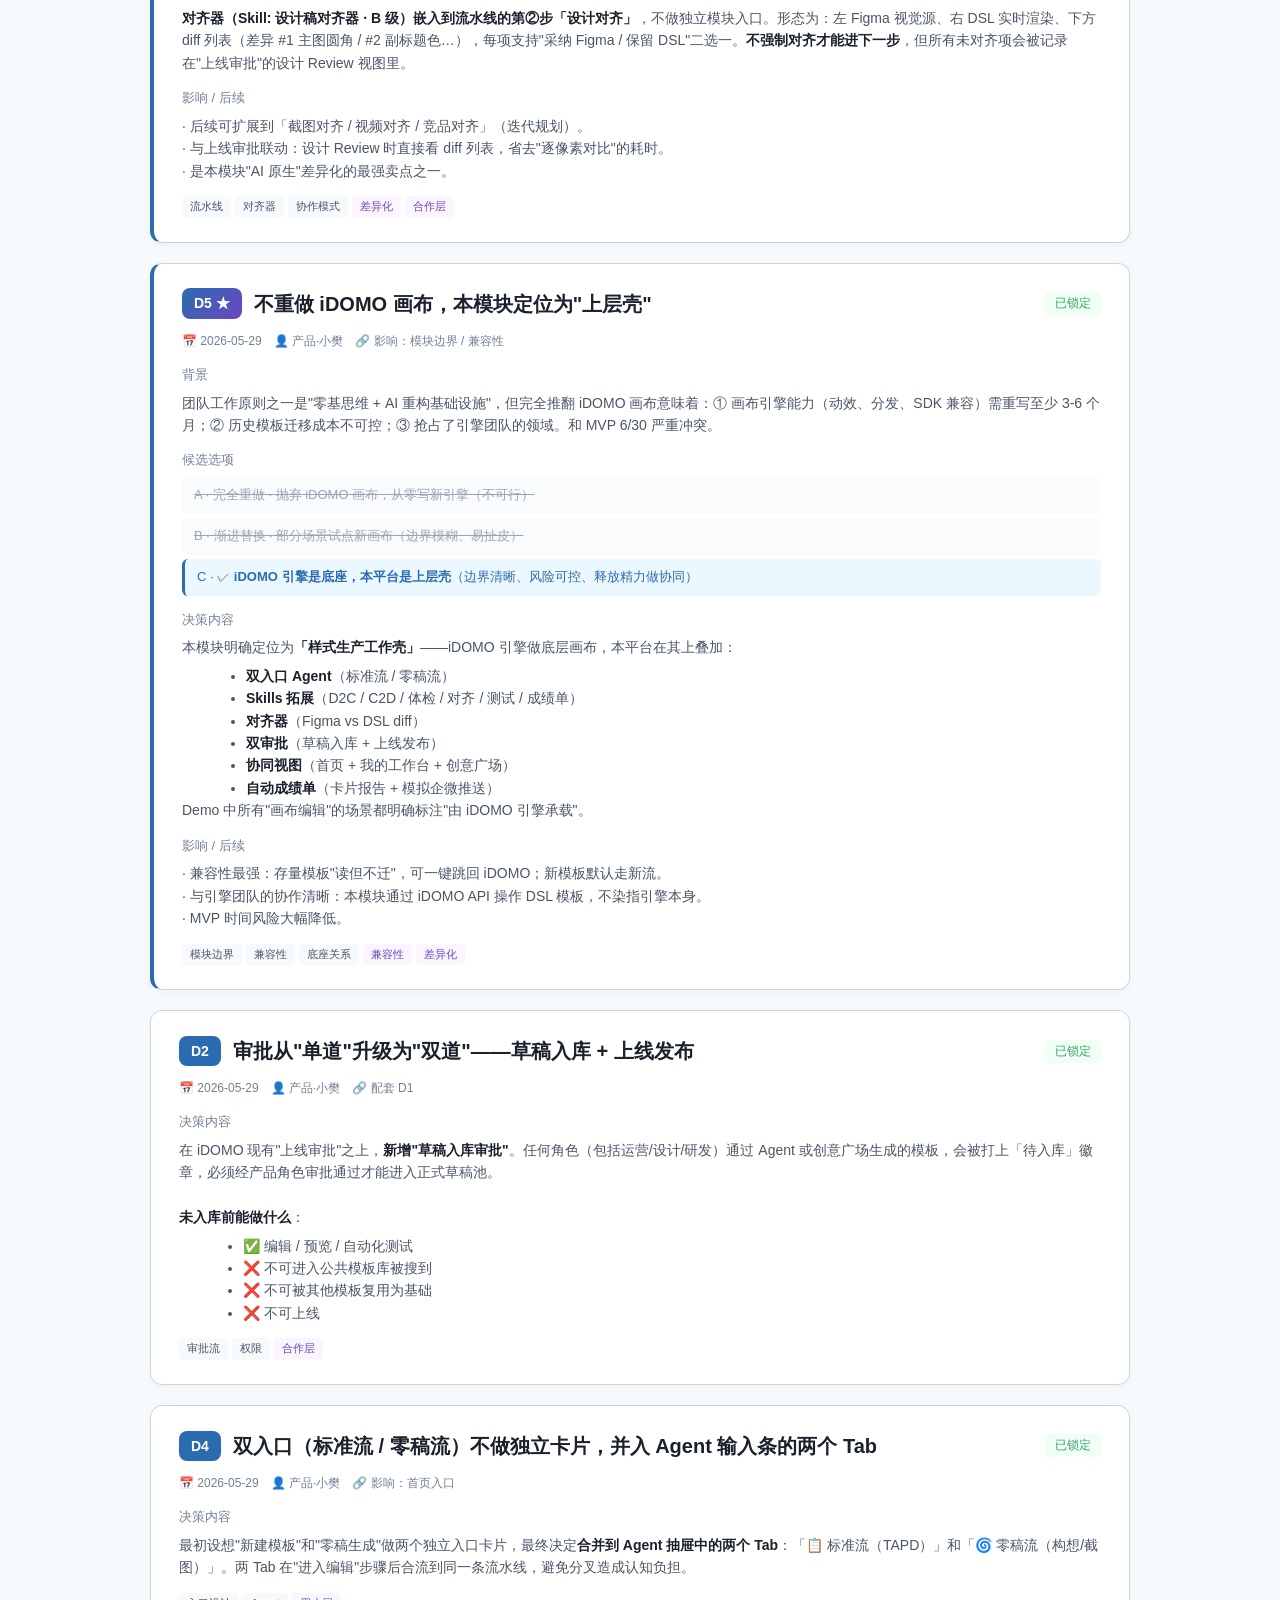
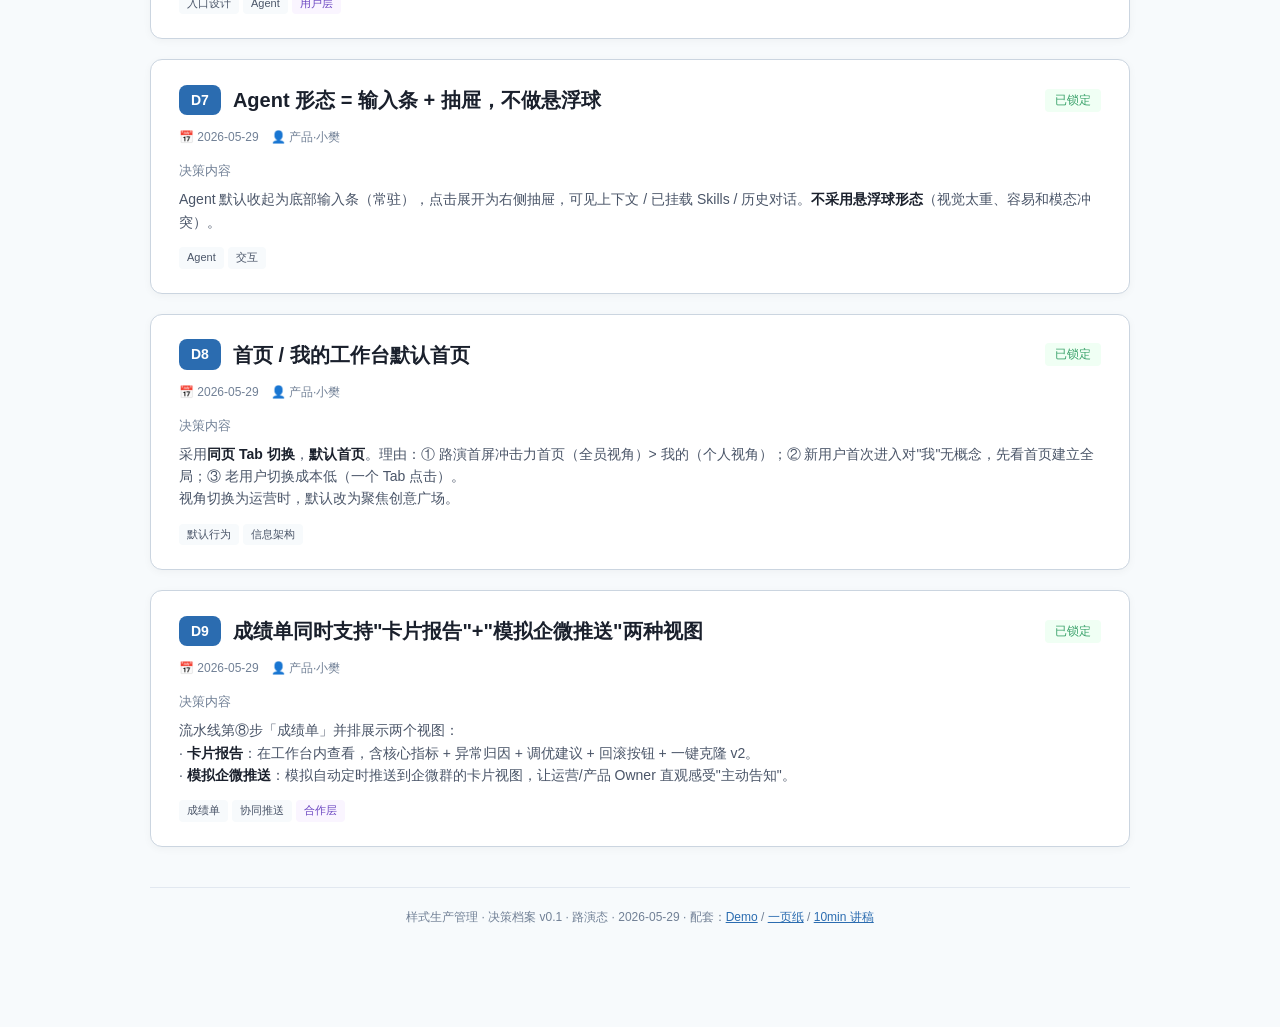
<file: modules/produce/decisions.html>
<!DOCTYPE html>
<html lang="zh-CN">
<head>
<meta charset="UTF-8" />
<meta name="viewport" content="width=device-width, initial-scale=1.0" />
<title>样式生产管理 · 决策档案</title>
<link rel="stylesheet" href="./styles/tokens.css" />
<style>
  body { font-family: var(--ff-base); color: var(--color-text-1); background: var(--color-bg); margin: 0; line-height: 1.6; }
  .topbar {
    height: 56px; display: flex; align-items: center; justify-content: space-between;
    border-bottom: 1px solid var(--color-border); padding: 0 40px;
    background: rgba(255,255,255,0.92); backdrop-filter: blur(8px);
    position: sticky; top: 0; z-index: 10;
  }
  .topbar a { color: var(--color-primary); text-decoration: none; font-size: 14px; }
  .topbar .crumb { color: var(--color-text-2); font-size: 14px; }
  .crumb b { color: var(--color-text-1); }
  .page { max-width: 980px; margin: 0 auto; padding: 32px 40px 80px; }
  h1 { font-size: 32px; font-weight: 700; margin: 24px 0 8px; }
  .subtitle { color: var(--color-text-3); font-size: 14px; margin-bottom: 32px; }

  .toc {
    background: var(--color-card); border: 1px solid var(--color-border-2); border-radius: 12px;
    padding: 16px 20px; margin-bottom: 24px; box-shadow: 0 2px 8px rgba(0,0,0,0.04);
  }
  .toc-title { font-size: 13px; color: var(--color-text-3); margin-bottom: 8px; }
  .toc-list { display: flex; flex-wrap: wrap; gap: 8px; }
  .toc-item {
    padding: 4px 12px; background: var(--color-primary-soft); color: var(--color-primary);
    border-radius: 12px; font-size: 12px; text-decoration: none; cursor: pointer;
  }
  .toc-item:hover { background: var(--color-primary); color: #fff; }
  .toc-item.key { background: linear-gradient(135deg, var(--color-primary), var(--color-purple)); color: #fff; font-weight: 500; }

  .decision {
    background: var(--color-card); border: 1px solid var(--color-border-2); border-radius: 12px;
    padding: 24px 28px; margin-bottom: 20px; box-shadow: 0 2px 8px rgba(0,0,0,0.04);
    scroll-margin-top: 80px;
  }
  .decision.key { border-left: 4px solid var(--color-primary); }
  .dec-head { display: flex; align-items: center; justify-content: space-between; margin-bottom: 12px; flex-wrap: wrap; gap: 8px; }
  .dec-no {
    background: var(--color-primary); color: #fff;
    padding: 4px 12px; border-radius: 8px; font-size: 14px; font-weight: 600;
  }
  .decision.key .dec-no { background: linear-gradient(135deg, var(--color-primary), var(--color-purple)); }
  .dec-title { font-size: 20px; font-weight: 600; flex: 1; min-width: 200px; }
  .dec-meta { display: flex; gap: 12px; font-size: 12px; color: var(--color-text-3); }
  .dec-meta span { display: inline-flex; align-items: center; gap: 4px; }
  .dec-status {
    padding: 2px 10px; border-radius: 4px; font-size: 12px; font-weight: 500;
  }
  .dec-status.locked { background: var(--color-success-soft); color: var(--color-success); }
  .dec-status.draft { background: var(--color-warning-soft); color: var(--color-warning); }

  .dec-section { margin: 14px 0; }
  .dec-section-title { font-size: 13px; color: var(--color-text-3); margin-bottom: 6px; font-weight: 500; }
  .dec-section-body { font-size: 14px; color: var(--color-text-2); }
  .dec-section-body b { color: var(--color-text-1); }

  ul.opts { list-style: none; padding: 0; margin: 0; }
  ul.opts li {
    padding: 8px 12px; margin-bottom: 4px; border-radius: 6px;
    background: var(--color-bg); font-size: 13px;
  }
  ul.opts li.chosen { background: var(--color-primary-soft); color: var(--color-primary); border-left: 3px solid var(--color-primary); }
  ul.opts li.rejected { color: var(--color-text-3); text-decoration: line-through; opacity: 0.7; }
  ul.opts li b { font-weight: 600; }

  .tag-list { display: flex; flex-wrap: wrap; gap: 4px; margin-top: 8px; }
  .tag {
    font-size: 11px; padding: 2px 8px; background: var(--color-bg);
    color: var(--color-text-2); border-radius: 4px;
  }
  .tag.review { background: var(--color-purple-soft); color: var(--color-purple); }

  .footer { margin-top: 40px; padding: 20px; text-align: center; color: var(--color-text-3); font-size: 12px; border-top: 1px solid var(--color-border); }
</style>
</head>
<body>

<div class="topbar">
  <div class="crumb">
    <a href="./index.html">← 返回 Demo</a>
    <span style="margin: 0 8px;">|</span>
    <b>样式生产管理 · 决策档案</b>
  </div>
  <div>
    <a href="./onepager.html">查看一页纸 →</a>
    <span style="margin: 0 8px; color: var(--color-text-4);">·</span>
    <a href="./script.html">10min 讲稿 →</a>
  </div>
</div>

<div class="page">

  <h1>样式生产管理 · 决策档案</h1>
  <div class="subtitle">联盟样式工作台子模块 · 路演 v0.1 · 已锁定 ≥3 条核心决策（D1 / D3 / D5）+ 6 条辅助决策</div>

  <div class="toc">
    <div class="toc-title">目录 · 8 条决策（其中 3 条 ★ 为路演主答）</div>
    <div class="toc-list">
      <a href="#D1" class="toc-item key">★ D1 模板池信息架构演化</a>
      <a href="#D3" class="toc-item key">★ D3 对齐器消解冲突</a>
      <a href="#D5" class="toc-item key">★ D5 不重做 iDOMO</a>
      <a href="#D2" class="toc-item">D2 双审批</a>
      <a href="#D4" class="toc-item">D4 双入口并入 Agent</a>
      <a href="#D7" class="toc-item">D7 Agent 形态</a>
      <a href="#D8" class="toc-item">D8 默认首页</a>
      <a href="#D9" class="toc-item">D9 成绩单双视图</a>
    </div>
  </div>

  <!-- ============ D1 ============ -->
  <div class="decision key" id="D1">
    <div class="dec-head">
      <div style="display: flex; align-items: center; gap: 12px;">
        <span class="dec-no">D1 ★</span>
        <span class="dec-title">模板池信息架构演化：两 Tab → 三 Tab → 创意广场独立 + 模板池保留双 Tab</span>
      </div>
      <span class="dec-status locked">已锁定</span>
    </div>
    <div class="dec-meta">
      <span>📅 2026-05-29</span>
      <span>👤 产品·小樊</span>
      <span>🔗 影响：模板池主信息架构</span>
    </div>

    <div class="dec-section">
      <div class="dec-section-title">背景</div>
      <div class="dec-section-body">
        现有模板管理平台是<b>「草稿」+「正式」两 Tab</b>。基座希望"AI in ALL · 鼓励全员体验生成制作模板"，但完全开放写入正式管理体系会破坏管理秩序——草稿一旦写入即占用资源、影响搜索、可被其他模板复用。
      </div>
    </div>
    <div class="dec-section">
      <div class="dec-section-title">候选选项</div>
      <ul class="opts">
        <li class="rejected">A · 不变 · 仍然两 Tab，全民生成的模板直接进草稿池（管理混乱风险高）</li>
        <li class="rejected">B · 增设独立"全民生成"入口/页面，与平台割裂（割裂感强）</li>
        <li class="chosen">C · ✓ <b>模板池演化为三 Tab：💡创意广场 + 📝草稿 + ✅正式</b>（创意广场前置，鼓励全民提案；草稿池保留产品负责制；正式池保持高标准）</li>
      </ul>
    </div>
    <div class="dec-section">
      <div class="dec-section-title">决策内容</div>
      <div class="dec-section-body">
        模板池主视图调整为三 Tab：
        <ul style="margin: 6px 0 0 24px; font-size: 14px;">
          <li><b>💡 创意广场</b>：所有角色都可以一句话/截图/Figma 提案，配场景/赛道筛选 + 点赞/评论；提案不直接入库。</li>
          <li><b>📝 草稿</b>：分为"待入库审批"和"已入库未上线"两类；已入库的可被复用、被搜到。</li>
          <li><b>✅ 正式</b>：已上线 / 已下线归档。</li>
        </ul>
        <br />
        <b>📌 后续演化（v0.2 路演态）</b>：三 Tab 拆分为<b>两个独立板块</b>放在「首页」内——
        <ul style="margin: 6px 0 0 24px; font-size: 14px;">
          <li><b>💡 创意广场</b>独立成一个板块（鼓励全员提案的氛围更强）；</li>
          <li><b>📦 模板池</b>独立成一个板块，内部仍保留<b>「📝 草稿 / ✅ 正式」双 Tab</b>（管理秩序更清）。</li>
        </ul>
        两个板块仅在<b>「🏠 首页」</b>Tab 可见；<b>「👤 我的工作台」</b>Tab 内不显示，避免认知噪音。
      </div>
    </div>
    <div class="dec-section">
      <div class="dec-section-title">影响 / 后续</div>
      <div class="dec-section-body">
        · 配套 <b>D2 双审批</b>：创意广场提交后必须经"草稿入库审批"才能进草稿池。<br />
        · 创意广场设计采用<b>「中档」</b>方案：灵感卡片墙 + 场景/赛道筛选 + 点赞/评论（不做 AI 推荐相似已上线模板）。<br />
        · 与基座侧栏"看板卡片"协同：创意广场的提案数会成为大盘看板的一项指标。
      </div>
    </div>
    <div class="tag-list">
      <span class="tag">信息架构</span><span class="tag">模板池</span><span class="tag">全民共创</span><span class="tag review">差异化</span><span class="tag review">用户层</span>
    </div>
  </div>

  <!-- ============ D3 ============ -->
  <div class="decision key" id="D3">
    <div class="dec-head">
      <div style="display: flex; align-items: center; gap: 12px;">
        <span class="dec-no">D3 ★</span>
        <span class="dec-title">设计-研发冲突解法 = 对齐器嵌入流水线 ②，不做"以谁为准"的强约束</span>
      </div>
      <span class="dec-status locked">已锁定</span>
    </div>
    <div class="dec-meta">
      <span>📅 2026-05-29</span>
      <span>👤 产品·小樊</span>
      <span>🔗 影响：流水线步骤②</span>
    </div>

    <div class="dec-section">
      <div class="dec-section-title">背景</div>
      <div class="dec-section-body">
        历史顽疾："设计稿和最终上线效果不一致"——设计师怪研发不还原、研发怪 DSL 能力有限、产品两头夹。常见解法是"以谁为准"的强约束（要么强制还原 Figma 牺牲性能，要么以 DSL 能力为上限牺牲设计），都不解决问题。
      </div>
    </div>
    <div class="dec-section">
      <div class="dec-section-title">候选选项</div>
      <ul class="opts">
        <li class="rejected">A · 强约束 · 以 Figma 为准，不达成上线不允许（研发反弹大）</li>
        <li class="rejected">B · 强约束 · 以 DSL 为准，设计自适应（设计反弹大）</li>
        <li class="rejected">C · "轻档"对齐器 · 仅文字描述差异（说服力不够）</li>
        <li class="chosen">D · ✓ <b>"中档"对齐器 · 在轻的基础上加 diff 视图</b>（Figma 视觉 vs DSL 渲染并排，差异点高亮，逐项可选"采纳设计/保留 DSL"）</li>
        <li class="rejected">E · "重档"对齐器 · 自动 AI 修复（成本高、Demo 难讲）</li>
      </ul>
    </div>
    <div class="dec-section">
      <div class="dec-section-title">决策内容</div>
      <div class="dec-section-body">
        <b>对齐器（Skill: 设计稿对齐器 · B 级）嵌入到流水线的第②步「设计对齐」</b>，不做独立模块入口。形态为：左 Figma 视觉源、右 DSL 实时渲染、下方 diff 列表（差异 #1 主图圆角 / #2 副标题色…），每项支持"采纳 Figma / 保留 DSL"二选一。<b>不强制对齐才能进下一步</b>，但所有未对齐项会被记录在"上线审批"的设计 Review 视图里。
      </div>
    </div>
    <div class="dec-section">
      <div class="dec-section-title">影响 / 后续</div>
      <div class="dec-section-body">
        · 后续可扩展到「截图对齐 / 视频对齐 / 竞品对齐」（迭代规划）。<br />
        · 与上线审批联动：设计 Review 时直接看 diff 列表，省去"逐像素对比"的耗时。<br />
        · 是本模块"AI 原生"差异化的最强卖点之一。
      </div>
    </div>
    <div class="tag-list">
      <span class="tag">流水线</span><span class="tag">对齐器</span><span class="tag">协作模式</span><span class="tag review">差异化</span><span class="tag review">合作层</span>
    </div>
  </div>

  <!-- ============ D5 ============ -->
  <div class="decision key" id="D5">
    <div class="dec-head">
      <div style="display: flex; align-items: center; gap: 12px;">
        <span class="dec-no">D5 ★</span>
        <span class="dec-title">不重做 iDOMO 画布，本模块定位为"上层壳"</span>
      </div>
      <span class="dec-status locked">已锁定</span>
    </div>
    <div class="dec-meta">
      <span>📅 2026-05-29</span>
      <span>👤 产品·小樊</span>
      <span>🔗 影响：模块边界 / 兼容性</span>
    </div>

    <div class="dec-section">
      <div class="dec-section-title">背景</div>
      <div class="dec-section-body">
        团队工作原则之一是"零基思维 + AI 重构基础设施"，但完全推翻 iDOMO 画布意味着：① 画布引擎能力（动效、分发、SDK 兼容）需重写至少 3-6 个月；② 历史模板迁移成本不可控；③ 抢占了引擎团队的领域。和 MVP 6/30 严重冲突。
      </div>
    </div>
    <div class="dec-section">
      <div class="dec-section-title">候选选项</div>
      <ul class="opts">
        <li class="rejected">A · 完全重做 · 抛弃 iDOMO 画布，从零写新引擎（不可行）</li>
        <li class="rejected">B · 渐进替换 · 部分场景试点新画布（边界模糊、易扯皮）</li>
        <li class="chosen">C · ✓ <b>iDOMO 引擎是底座，本平台是上层壳</b>（边界清晰、风险可控、释放精力做协同）</li>
      </ul>
    </div>
    <div class="dec-section">
      <div class="dec-section-title">决策内容</div>
      <div class="dec-section-body">
        本模块明确定位为<b>「样式生产工作壳」</b>——iDOMO 引擎做底层画布，本平台在其上叠加：
        <ul style="margin: 6px 0 0 24px; font-size: 14px;">
          <li><b>双入口 Agent</b>（标准流 / 零稿流）</li>
          <li><b>Skills 拓展</b>（D2C / C2D / 体检 / 对齐 / 测试 / 成绩单）</li>
          <li><b>对齐器</b>（Figma vs DSL diff）</li>
          <li><b>双审批</b>（草稿入库 + 上线发布）</li>
          <li><b>协同视图</b>（首页 + 我的工作台 + 创意广场）</li>
          <li><b>自动成绩单</b>（卡片报告 + 模拟企微推送）</li>
        </ul>
        Demo 中所有"画布编辑"的场景都明确标注"由 iDOMO 引擎承载"。
      </div>
    </div>
    <div class="dec-section">
      <div class="dec-section-title">影响 / 后续</div>
      <div class="dec-section-body">
        · 兼容性最强：存量模板"读但不迁"，可一键跳回 iDOMO；新模板默认走新流。<br />
        · 与引擎团队的协作清晰：本模块通过 iDOMO API 操作 DSL 模板，不染指引擎本身。<br />
        · MVP 时间风险大幅降低。
      </div>
    </div>
    <div class="tag-list">
      <span class="tag">模块边界</span><span class="tag">兼容性</span><span class="tag">底座关系</span><span class="tag review">兼容性</span><span class="tag review">差异化</span>
    </div>
  </div>

  <!-- ============ D2 ============ -->
  <div class="decision" id="D2">
    <div class="dec-head">
      <div style="display: flex; align-items: center; gap: 12px;">
        <span class="dec-no">D2</span>
        <span class="dec-title">审批从"单道"升级为"双道"——草稿入库 + 上线发布</span>
      </div>
      <span class="dec-status locked">已锁定</span>
    </div>
    <div class="dec-meta">
      <span>📅 2026-05-29</span>
      <span>👤 产品·小樊</span>
      <span>🔗 配套 D1</span>
    </div>
    <div class="dec-section">
      <div class="dec-section-title">决策内容</div>
      <div class="dec-section-body">
        在 iDOMO 现有"上线审批"之上，<b>新增"草稿入库审批"</b>。任何角色（包括运营/设计/研发）通过 Agent 或创意广场生成的模板，会被打上「待入库」徽章，必须经产品角色审批通过才能进入正式草稿池。
        <br /><br />
        <b>未入库前能做什么</b>：
        <ul style="margin: 6px 0 0 24px;">
          <li>✅ 编辑 / 预览 / 自动化测试</li>
          <li>❌ 不可进入公共模板库被搜到</li>
          <li>❌ 不可被其他模板复用为基础</li>
          <li>❌ 不可上线</li>
        </ul>
      </div>
    </div>
    <div class="tag-list"><span class="tag">审批流</span><span class="tag">权限</span><span class="tag review">合作层</span></div>
  </div>

  <!-- ============ D4 ============ -->
  <div class="decision" id="D4">
    <div class="dec-head">
      <div style="display: flex; align-items: center; gap: 12px;">
        <span class="dec-no">D4</span>
        <span class="dec-title">双入口（标准流 / 零稿流）不做独立卡片，并入 Agent 输入条的两个 Tab</span>
      </div>
      <span class="dec-status locked">已锁定</span>
    </div>
    <div class="dec-meta">
      <span>📅 2026-05-29</span>
      <span>👤 产品·小樊</span>
      <span>🔗 影响：首页入口</span>
    </div>
    <div class="dec-section">
      <div class="dec-section-title">决策内容</div>
      <div class="dec-section-body">
        最初设想"新建模板"和"零稿生成"做两个独立入口卡片，最终决定<b>合并到 Agent 抽屉中的两个 Tab</b>：「📋 标准流（TAPD）」和「🌀 零稿流（构想/截图）」。两 Tab 在"进入编辑"步骤后合流到同一条流水线，避免分叉造成认知负担。
      </div>
    </div>
    <div class="tag-list"><span class="tag">入口设计</span><span class="tag">Agent</span><span class="tag review">用户层</span></div>
  </div>

  <!-- ============ D7 ============ -->
  <div class="decision" id="D7">
    <div class="dec-head">
      <div style="display: flex; align-items: center; gap: 12px;">
        <span class="dec-no">D7</span>
        <span class="dec-title">Agent 形态 = 输入条 + 抽屉，不做悬浮球</span>
      </div>
      <span class="dec-status locked">已锁定</span>
    </div>
    <div class="dec-meta">
      <span>📅 2026-05-29</span>
      <span>👤 产品·小樊</span>
    </div>
    <div class="dec-section">
      <div class="dec-section-title">决策内容</div>
      <div class="dec-section-body">
        Agent 默认收起为底部输入条（常驻），点击展开为右侧抽屉，可见上下文 / 已挂载 Skills / 历史对话。<b>不采用悬浮球形态</b>（视觉太重、容易和模态冲突）。
      </div>
    </div>
    <div class="tag-list"><span class="tag">Agent</span><span class="tag">交互</span></div>
  </div>

  <!-- ============ D8 ============ -->
  <div class="decision" id="D8">
    <div class="dec-head">
      <div style="display: flex; align-items: center; gap: 12px;">
        <span class="dec-no">D8</span>
        <span class="dec-title">首页 / 我的工作台默认首页</span>
      </div>
      <span class="dec-status locked">已锁定</span>
    </div>
    <div class="dec-meta">
      <span>📅 2026-05-29</span>
      <span>👤 产品·小樊</span>
    </div>
    <div class="dec-section">
      <div class="dec-section-title">决策内容</div>
      <div class="dec-section-body">
        采用<b>同页 Tab 切换</b>，<b>默认首页</b>。理由：① 路演首屏冲击力首页（全员视角）> 我的（个人视角）；② 新用户首次进入对"我"无概念，先看首页建立全局；③ 老用户切换成本低（一个 Tab 点击）。<br />
        视角切换为运营时，默认改为聚焦创意广场。
      </div>
    </div>
    <div class="tag-list"><span class="tag">默认行为</span><span class="tag">信息架构</span></div>
  </div>

  <!-- ============ D9 ============ -->
  <div class="decision" id="D9">
    <div class="dec-head">
      <div style="display: flex; align-items: center; gap: 12px;">
        <span class="dec-no">D9</span>
        <span class="dec-title">成绩单同时支持"卡片报告"+"模拟企微推送"两种视图</span>
      </div>
      <span class="dec-status locked">已锁定</span>
    </div>
    <div class="dec-meta">
      <span>📅 2026-05-29</span>
      <span>👤 产品·小樊</span>
    </div>
    <div class="dec-section">
      <div class="dec-section-title">决策内容</div>
      <div class="dec-section-body">
        流水线第⑧步「成绩单」并排展示两个视图：<br />
        · <b>卡片报告</b>：在工作台内查看，含核心指标 + 异常归因 + 调优建议 + 回滚按钮 + 一键克隆 v2。<br />
        · <b>模拟企微推送</b>：模拟自动定时推送到企微群的卡片视图，让运营/产品 Owner 直观感受"主动告知"。
      </div>
    </div>
    <div class="tag-list"><span class="tag">成绩单</span><span class="tag">协同推送</span><span class="tag review">合作层</span></div>
  </div>

  <div class="footer">
    样式生产管理 · 决策档案 v0.1 · 路演态 · 2026-05-29 · 配套：<a href="./index.html" style="color:var(--color-primary);">Demo</a> / <a href="./onepager.html" style="color:var(--color-primary);">一页纸</a> / <a href="./script.html" style="color:var(--color-primary);">10min 讲稿</a>
  </div>

</div>

</body>
</html>
</file>
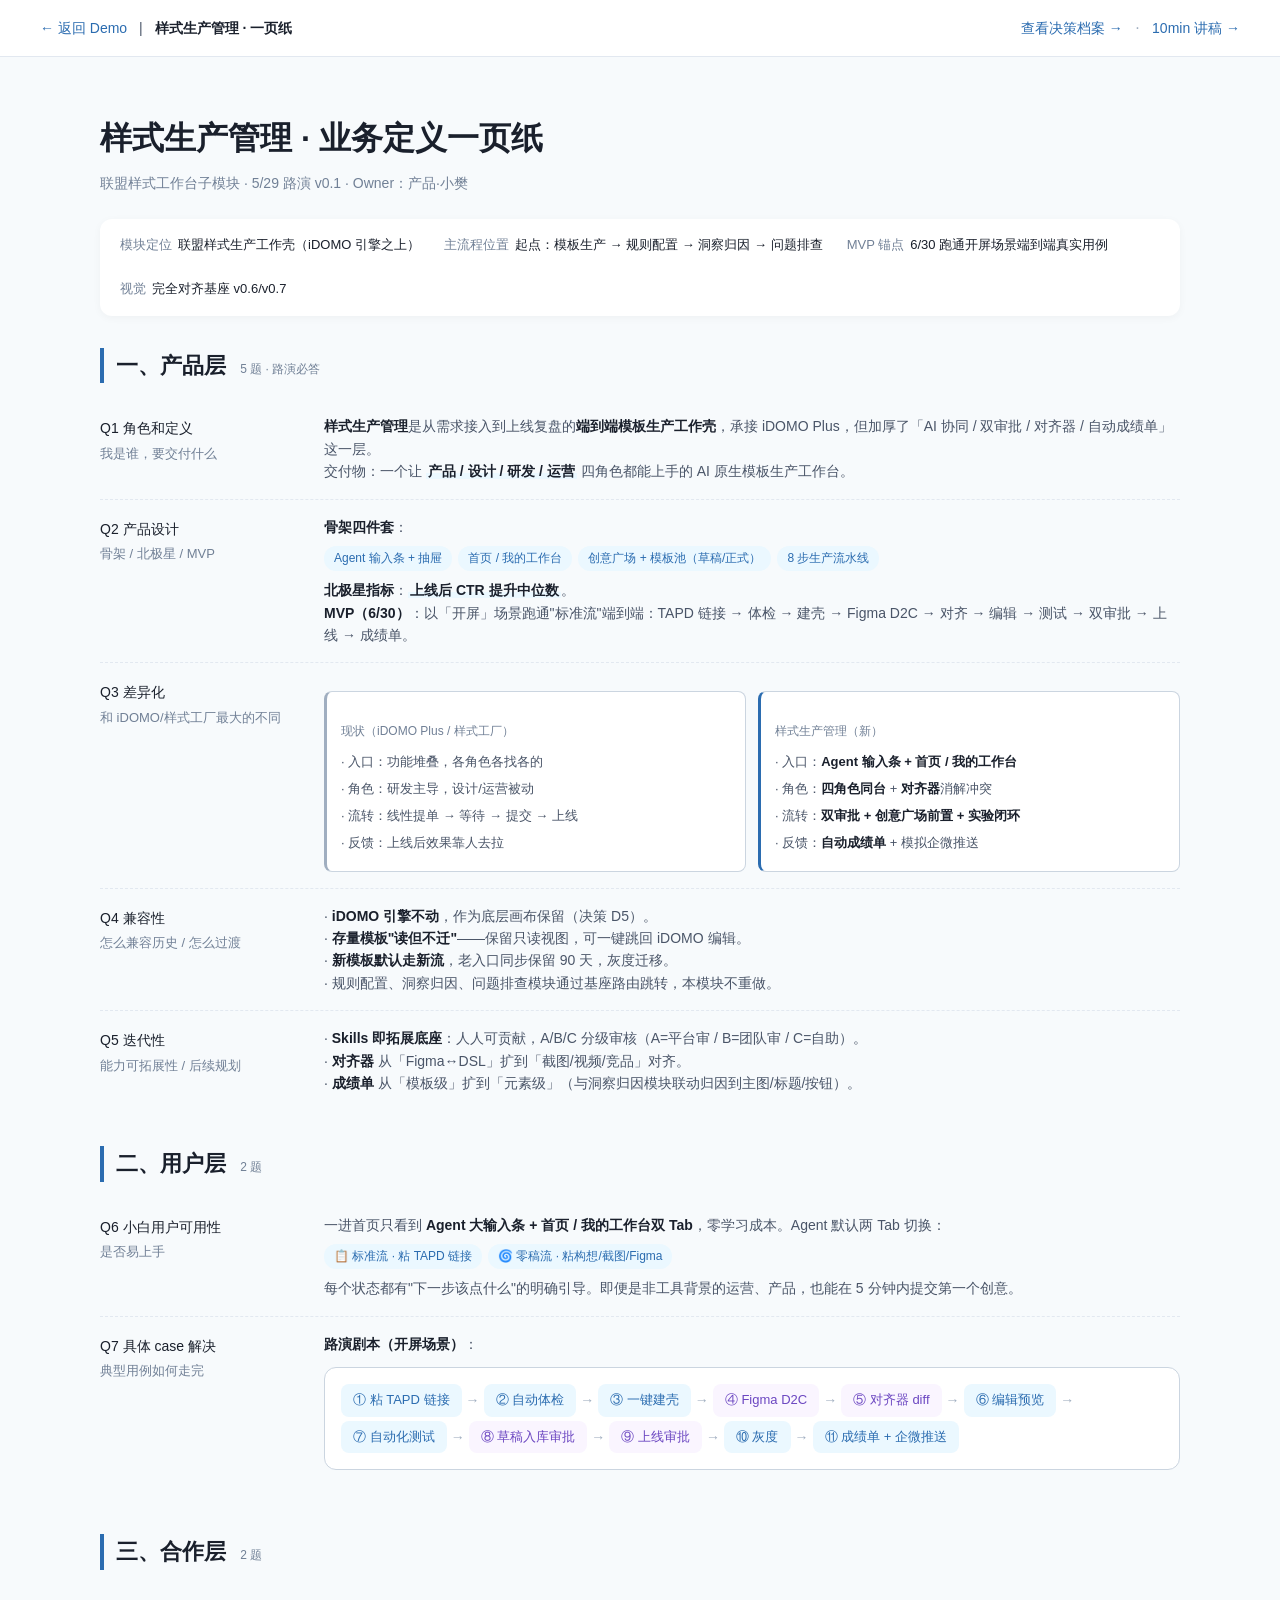
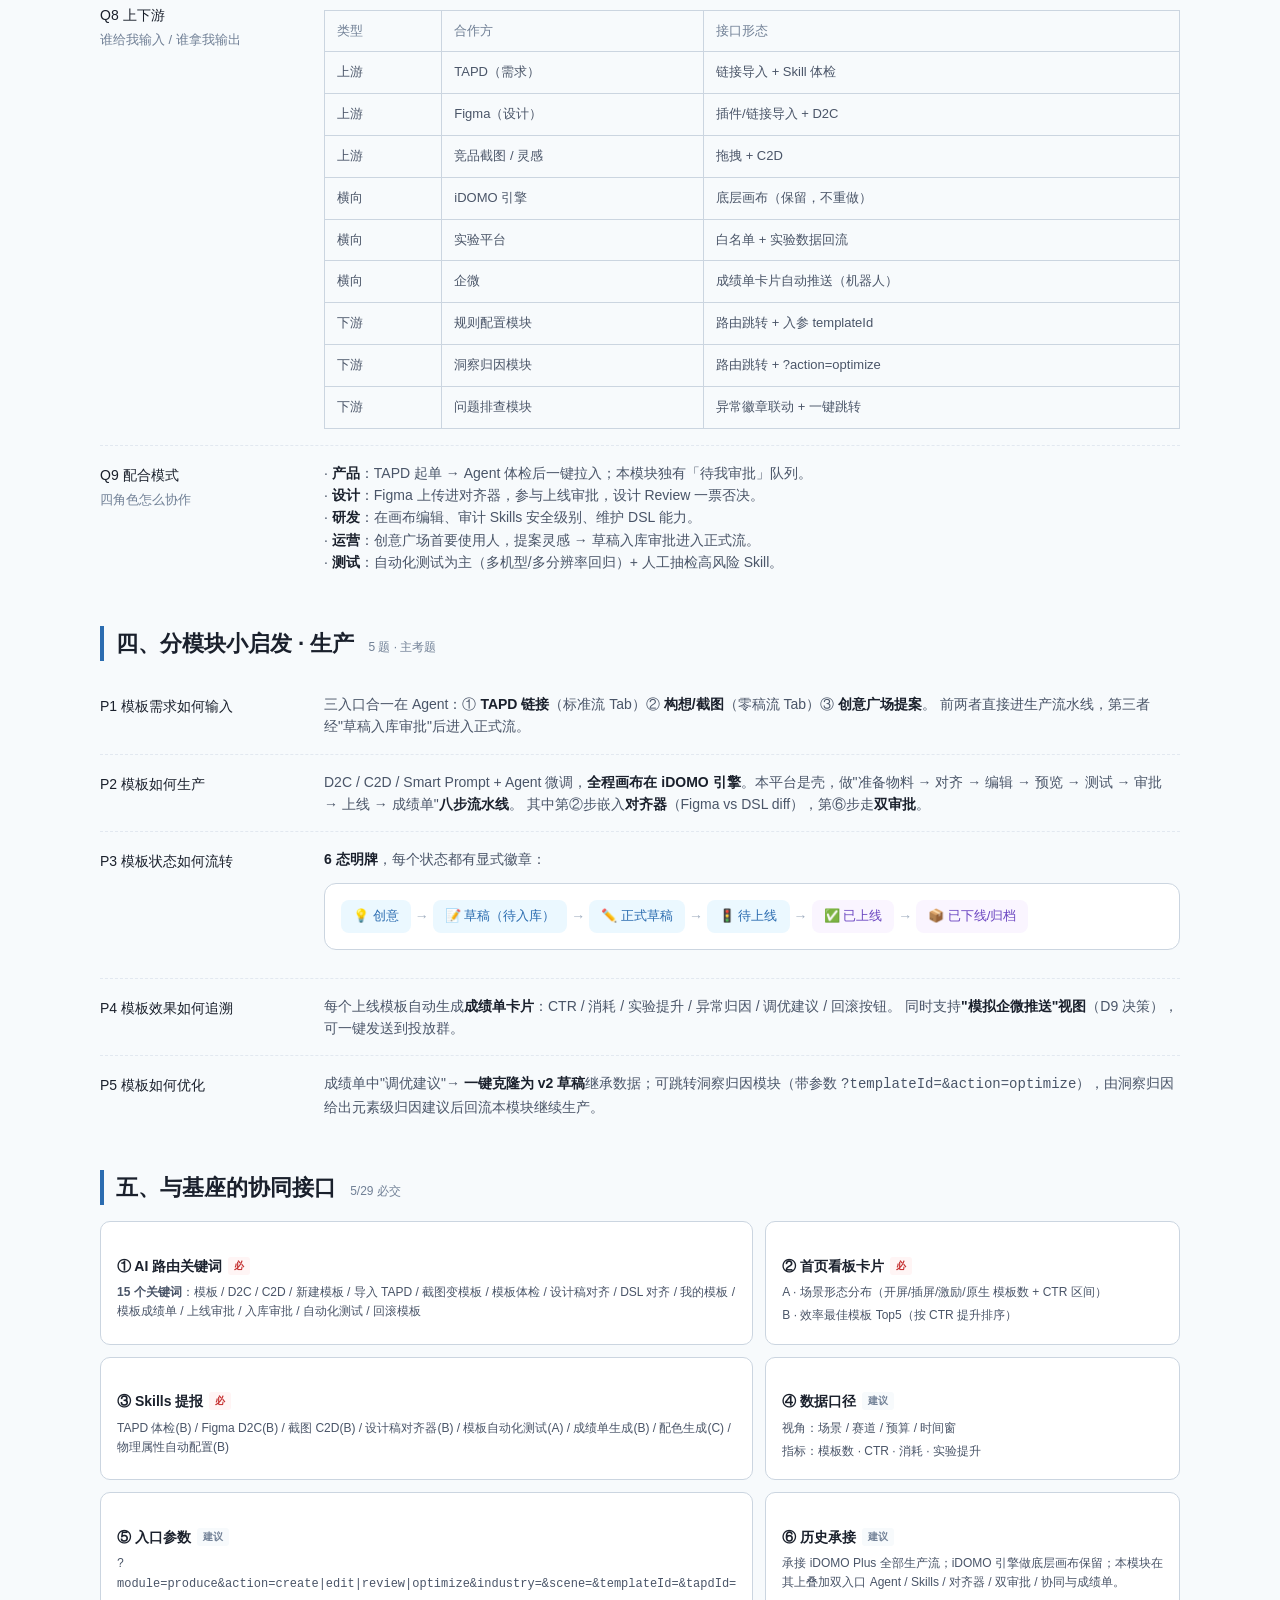
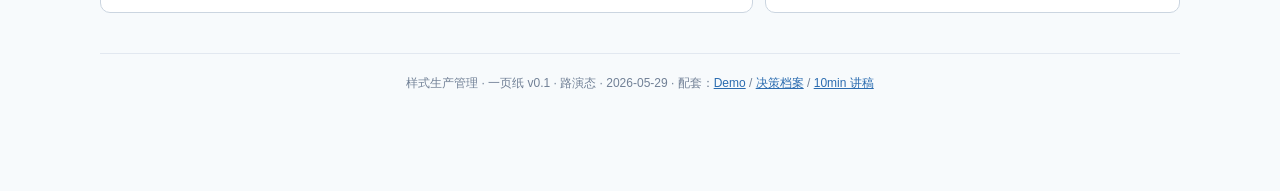
<file: modules/produce/onepager.html>
<!DOCTYPE html>
<html lang="zh-CN">
<head>
<meta charset="UTF-8" />
<meta name="viewport" content="width=device-width, initial-scale=1.0" />
<title>样式生产管理 · 一页纸</title>
<link rel="stylesheet" href="./styles/tokens.css" />
<style>
  body { font-family: var(--ff-base); color: var(--color-text-1); background: var(--color-bg); margin: 0; line-height: 1.6; }
  .page { max-width: 1080px; margin: 0 auto; padding: 32px 40px 80px; }
  .topbar {
    height: 56px; display: flex; align-items: center; justify-content: space-between;
    border-bottom: 1px solid var(--color-border); padding: 0 40px;
    background: rgba(255,255,255,0.92); backdrop-filter: blur(8px);
    position: sticky; top: 0; z-index: 10;
  }
  .topbar a { color: var(--color-primary); text-decoration: none; font-size: 14px; }
  .topbar .crumb { color: var(--color-text-2); font-size: 14px; }
  .crumb b { color: var(--color-text-1); }
  h1 { font-size: 32px; font-weight: 700; margin: 24px 0 8px; }
  .subtitle { color: var(--color-text-3); font-size: 14px; margin-bottom: 24px; }
  .meta { display: flex; gap: 24px; flex-wrap: wrap; padding: 16px 20px; background: var(--color-card); border-radius: 12px; box-shadow: 0 2px 8px rgba(0,0,0,0.04); margin-bottom: 32px; }
  .meta-item { font-size: 13px; }
  .meta-k { color: var(--color-text-3); margin-right: 6px; }
  .meta-v { color: var(--color-text-1); font-weight: 500; }

  .section { margin-bottom: 36px; }
  .section h2 {
    font-size: 22px; font-weight: 600; margin-bottom: 16px; padding-left: 12px;
    border-left: 4px solid var(--color-primary);
  }
  .section h2 .tag { font-size: 12px; color: var(--color-text-3); margin-left: 8px; font-weight: 400; }

  .qa-row {
    display: grid; grid-template-columns: 200px 1fr; gap: 24px;
    padding: 16px 0; border-bottom: 1px dashed var(--color-border);
  }
  .qa-row:last-child { border: none; }
  .qa-q { color: var(--color-text-3); font-size: 13px; padding-top: 2px; }
  .qa-q b { display: block; color: var(--color-text-1); font-size: 14px; font-weight: 500; margin-bottom: 4px; }
  .qa-a { font-size: 14px; color: var(--color-text-2); }
  .qa-a b { color: var(--color-text-1); }
  .qa-a .high { background: linear-gradient(180deg,transparent 60%, var(--color-primary-soft) 60%); padding: 0 2px; }

  .pillbox { display: flex; flex-wrap: wrap; gap: 6px; margin: 8px 0; }
  .pill {
    padding: 3px 10px; background: var(--color-primary-soft); color: var(--color-primary);
    border-radius: 12px; font-size: 12px;
  }

  table.struct { width: 100%; border-collapse: collapse; font-size: 13px; margin-top: 8px; }
  table.struct th, table.struct td { padding: 10px 12px; border: 1px solid var(--color-border-2); text-align: left; vertical-align: top; }
  table.struct th { background: var(--color-bg); color: var(--color-text-3); font-weight: 500; }

  .star-card {
    background: linear-gradient(135deg, #F0F4FF 0%, #FFF6F0 100%);
    border: 1px solid var(--color-border-2);
    padding: 20px; border-radius: 12px; margin-top: 12px;
  }
  .star-row { display: flex; justify-content: space-between; align-items: baseline; padding: 8px 0; }
  .star-name { color: var(--color-text-2); font-size: 13px; }
  .star-val { font-size: 22px; font-weight: 600; color: var(--color-primary); }

  .diff-grid { display: grid; grid-template-columns: 1fr 1fr; gap: 12px; margin-top: 12px; }
  .diff-card {
    background: var(--color-card); border: 1px solid var(--color-border-2);
    padding: 14px; border-radius: 8px;
  }
  .diff-card.before { border-left: 3px solid var(--color-text-4); }
  .diff-card.after { border-left: 3px solid var(--color-primary); }
  .diff-card h4 { font-size: 12px; color: var(--color-text-3); margin-bottom: 8px; font-weight: 400; }
  .diff-card ul { list-style: none; padding: 0; margin: 0; font-size: 13px; }
  .diff-card li { padding: 3px 0; color: var(--color-text-2); }

  .flow {
    display: flex; align-items: center; gap: 4px; margin: 12px 0;
    padding: 16px; background: var(--color-card); border-radius: 12px; flex-wrap: wrap;
    border: 1px solid var(--color-border-2);
  }
  .flow-step {
    background: var(--color-primary-soft); color: var(--color-primary);
    padding: 6px 12px; border-radius: 8px; font-size: 13px; font-weight: 500;
  }
  .flow-step.alt { background: var(--color-purple-soft); color: var(--color-purple); }
  .flow-arrow { color: var(--color-text-4); }

  .interface-grid { display: grid; grid-template-columns: 1fr 1fr; gap: 12px; }
  .iface-card {
    background: var(--color-card); border: 1px solid var(--color-border-2);
    padding: 14px 16px; border-radius: 10px;
  }
  .iface-card h4 { font-size: 14px; margin-bottom: 6px; display: flex; align-items: center; gap: 6px; }
  .iface-card .must { font-size: 10px; background: var(--color-danger-soft); color: var(--color-danger); padding: 1px 6px; border-radius: 3px; }
  .iface-card .opt { font-size: 10px; background: var(--color-bg); color: var(--color-text-3); padding: 1px 6px; border-radius: 3px; }
  .iface-card p { font-size: 12px; color: var(--color-text-2); margin: 4px 0; }

  .footer { margin-top: 40px; padding: 20px; text-align: center; color: var(--color-text-3); font-size: 12px; border-top: 1px solid var(--color-border); }
</style>
</head>
<body>

<div class="topbar">
  <div class="crumb">
    <a href="./index.html">← 返回 Demo</a>
    <span style="margin: 0 8px;">|</span>
    <b>样式生产管理 · 一页纸</b>
  </div>
  <div>
    <a href="./decisions.html">查看决策档案 →</a>
    <span style="margin: 0 8px; color: var(--color-text-4);">·</span>
    <a href="./script.html">10min 讲稿 →</a>
  </div>
</div>

<div class="page">

  <h1>样式生产管理 · 业务定义一页纸</h1>
  <div class="subtitle">联盟样式工作台子模块 · 5/29 路演 v0.1 · Owner：产品·小樊</div>

  <div class="meta">
    <div class="meta-item"><span class="meta-k">模块定位</span><span class="meta-v">联盟样式生产工作壳（iDOMO 引擎之上）</span></div>
    <div class="meta-item"><span class="meta-k">主流程位置</span><span class="meta-v">起点：模板生产 → 规则配置 → 洞察归因 → 问题排查</span></div>
    <div class="meta-item"><span class="meta-k">MVP 锚点</span><span class="meta-v">6/30 跑通开屏场景端到端真实用例</span></div>
    <div class="meta-item"><span class="meta-k">视觉</span><span class="meta-v">完全对齐基座 v0.6/v0.7</span></div>
  </div>

  <!-- ============ 产品层 ============ -->
  <section class="section">
    <h2>一、产品层 <span class="tag">5 题 · 路演必答</span></h2>

    <div class="qa-row">
      <div class="qa-q"><b>Q1 角色和定义</b>我是谁，要交付什么</div>
      <div class="qa-a">
        <b>样式生产管理</b>是从需求接入到上线复盘的<b>端到端模板生产工作壳</b>，承接 iDOMO Plus，但加厚了「AI 协同 / 双审批 / 对齐器 / 自动成绩单」这一层。
        <br />交付物：一个让 <b class="high">产品 / 设计 / 研发 / 运营</b> 四角色都能上手的 AI 原生模板生产工作台。
      </div>
    </div>

    <div class="qa-row">
      <div class="qa-q"><b>Q2 产品设计</b>骨架 / 北极星 / MVP</div>
      <div class="qa-a">
        <b>骨架四件套</b>：
        <div class="pillbox">
          <span class="pill">Agent 输入条 + 抽屉</span>
          <span class="pill">首页 / 我的工作台</span>
          <span class="pill">创意广场 + 模板池（草稿/正式）</span>
          <span class="pill">8 步生产流水线</span>
        </div>
        <b>北极星指标</b>：<b class="high">上线后 CTR 提升中位数</b>。
        <br /><b>MVP（6/30）</b>：以「开屏」场景跑通"标准流"端到端：TAPD 链接 → 体检 → 建壳 → Figma D2C → 对齐 → 编辑 → 测试 → 双审批 → 上线 → 成绩单。
      </div>
    </div>

    <div class="qa-row">
      <div class="qa-q"><b>Q3 差异化</b>和 iDOMO/样式工厂最大的不同</div>
      <div class="qa-a">
        <div class="diff-grid">
          <div class="diff-card before">
            <h4>现状（iDOMO Plus / 样式工厂）</h4>
            <ul>
              <li>· 入口：功能堆叠，各角色各找各的</li>
              <li>· 角色：研发主导，设计/运营被动</li>
              <li>· 流转：线性提单 → 等待 → 提交 → 上线</li>
              <li>· 反馈：上线后效果靠人去拉</li>
            </ul>
          </div>
          <div class="diff-card after">
            <h4>样式生产管理（新）</h4>
            <ul>
              <li>· 入口：<b>Agent 输入条 + 首页 / 我的工作台</b></li>
              <li>· 角色：<b>四角色同台</b> + <b>对齐器</b>消解冲突</li>
              <li>· 流转：<b>双审批 + 创意广场前置 + 实验闭环</b></li>
              <li>· 反馈：<b>自动成绩单</b> + 模拟企微推送</li>
            </ul>
          </div>
        </div>
      </div>
    </div>

    <div class="qa-row">
      <div class="qa-q"><b>Q4 兼容性</b>怎么兼容历史 / 怎么过渡</div>
      <div class="qa-a">
        · <b>iDOMO 引擎不动</b>，作为底层画布保留（决策 D5）。
        <br />· <b>存量模板"读但不迁"</b>——保留只读视图，可一键跳回 iDOMO 编辑。
        <br />· <b>新模板默认走新流</b>，老入口同步保留 90 天，灰度迁移。
        <br />· 规则配置、洞察归因、问题排查模块通过基座路由跳转，本模块不重做。
      </div>
    </div>

    <div class="qa-row">
      <div class="qa-q"><b>Q5 迭代性</b>能力可拓展性 / 后续规划</div>
      <div class="qa-a">
        · <b>Skills 即拓展底座</b>：人人可贡献，A/B/C 分级审核（A=平台审 / B=团队审 / C=自助）。
        <br />· <b>对齐器</b> 从「Figma↔DSL」扩到「截图/视频/竞品」对齐。
        <br />· <b>成绩单</b> 从「模板级」扩到「元素级」（与洞察归因模块联动归因到主图/标题/按钮）。
      </div>
    </div>
  </section>

  <!-- ============ 用户层 ============ -->
  <section class="section">
    <h2>二、用户层 <span class="tag">2 题</span></h2>

    <div class="qa-row">
      <div class="qa-q"><b>Q6 小白用户可用性</b>是否易上手</div>
      <div class="qa-a">
        一进首页只看到 <b>Agent 大输入条 + 首页 / 我的工作台双 Tab</b>，零学习成本。Agent 默认两 Tab 切换：
        <div class="pillbox">
          <span class="pill">📋 标准流 · 粘 TAPD 链接</span>
          <span class="pill">🌀 零稿流 · 粘构想/截图/Figma</span>
        </div>
        每个状态都有"下一步该点什么"的明确引导。即便是非工具背景的运营、产品，也能在 5 分钟内提交第一个创意。
      </div>
    </div>

    <div class="qa-row">
      <div class="qa-q"><b>Q7 具体 case 解决</b>典型用例如何走完</div>
      <div class="qa-a">
        <b>路演剧本（开屏场景）</b>：
        <div class="flow">
          <span class="flow-step">① 粘 TAPD 链接</span><span class="flow-arrow">→</span>
          <span class="flow-step">② 自动体检</span><span class="flow-arrow">→</span>
          <span class="flow-step">③ 一键建壳</span><span class="flow-arrow">→</span>
          <span class="flow-step alt">④ Figma D2C</span><span class="flow-arrow">→</span>
          <span class="flow-step alt">⑤ 对齐器 diff</span><span class="flow-arrow">→</span>
          <span class="flow-step">⑥ 编辑预览</span><span class="flow-arrow">→</span>
          <span class="flow-step">⑦ 自动化测试</span><span class="flow-arrow">→</span>
          <span class="flow-step alt">⑧ 草稿入库审批</span><span class="flow-arrow">→</span>
          <span class="flow-step alt">⑨ 上线审批</span><span class="flow-arrow">→</span>
          <span class="flow-step">⑩ 灰度</span><span class="flow-arrow">→</span>
          <span class="flow-step">⑪ 成绩单 + 企微推送</span>
        </div>
      </div>
    </div>
  </section>

  <!-- ============ 合作层 ============ -->
  <section class="section">
    <h2>三、合作层 <span class="tag">2 题</span></h2>

    <div class="qa-row">
      <div class="qa-q"><b>Q8 上下游</b>谁给我输入 / 谁拿我输出</div>
      <div class="qa-a">
        <table class="struct">
          <thead><tr><th>类型</th><th>合作方</th><th>接口形态</th></tr></thead>
          <tbody>
            <tr><td>上游</td><td>TAPD（需求）</td><td>链接导入 + Skill 体检</td></tr>
            <tr><td>上游</td><td>Figma（设计）</td><td>插件/链接导入 + D2C</td></tr>
            <tr><td>上游</td><td>竞品截图 / 灵感</td><td>拖拽 + C2D</td></tr>
            <tr><td>横向</td><td>iDOMO 引擎</td><td>底层画布（保留，不重做）</td></tr>
            <tr><td>横向</td><td>实验平台</td><td>白名单 + 实验数据回流</td></tr>
            <tr><td>横向</td><td>企微</td><td>成绩单卡片自动推送（机器人）</td></tr>
            <tr><td>下游</td><td>规则配置模块</td><td>路由跳转 + 入参 templateId</td></tr>
            <tr><td>下游</td><td>洞察归因模块</td><td>路由跳转 + ?action=optimize</td></tr>
            <tr><td>下游</td><td>问题排查模块</td><td>异常徽章联动 + 一键跳转</td></tr>
          </tbody>
        </table>
      </div>
    </div>

    <div class="qa-row">
      <div class="qa-q"><b>Q9 配合模式</b>四角色怎么协作</div>
      <div class="qa-a">
        · <b>产品</b>：TAPD 起单 → Agent 体检后一键拉入；本模块独有「待我审批」队列。
        <br />· <b>设计</b>：Figma 上传进对齐器，参与上线审批，设计 Review 一票否决。
        <br />· <b>研发</b>：在画布编辑、审计 Skills 安全级别、维护 DSL 能力。
        <br />· <b>运营</b>：创意广场首要使用人，提案灵感 → 草稿入库审批进入正式流。
        <br />· <b>测试</b>：自动化测试为主（多机型/多分辨率回归）+ 人工抽检高风险 Skill。
      </div>
    </div>
  </section>

  <!-- ============ 分模块小启发 · 生产 ============ -->
  <section class="section">
    <h2>四、分模块小启发 · 生产 <span class="tag">5 题 · 主考题</span></h2>

    <div class="qa-row">
      <div class="qa-q"><b>P1 模板需求如何输入</b></div>
      <div class="qa-a">
        三入口合一在 Agent：① <b>TAPD 链接</b>（标准流 Tab）② <b>构想/截图</b>（零稿流 Tab）③ <b>创意广场提案</b>。
        前两者直接进生产流水线，第三者经"草稿入库审批"后进入正式流。
      </div>
    </div>

    <div class="qa-row">
      <div class="qa-q"><b>P2 模板如何生产</b></div>
      <div class="qa-a">
        D2C / C2D / Smart Prompt + Agent 微调，<b>全程画布在 iDOMO 引擎</b>。本平台是壳，做"准备物料 → 对齐 → 编辑 → 预览 → 测试 → 审批 → 上线 → 成绩单"<b>八步流水线</b>。
        其中第②步嵌入<b>对齐器</b>（Figma vs DSL diff），第⑥步走<b>双审批</b>。
      </div>
    </div>

    <div class="qa-row">
      <div class="qa-q"><b>P3 模板状态如何流转</b></div>
      <div class="qa-a">
        <b>6 态明牌</b>，每个状态都有显式徽章：
        <div class="flow">
          <span class="flow-step">💡 创意</span><span class="flow-arrow">→</span>
          <span class="flow-step">📝 草稿（待入库）</span><span class="flow-arrow">→</span>
          <span class="flow-step">✏️ 正式草稿</span><span class="flow-arrow">→</span>
          <span class="flow-step">🚦 待上线</span><span class="flow-arrow">→</span>
          <span class="flow-step alt">✅ 已上线</span><span class="flow-arrow">→</span>
          <span class="flow-step alt">📦 已下线/归档</span>
        </div>
      </div>
    </div>

    <div class="qa-row">
      <div class="qa-q"><b>P4 模板效果如何追溯</b></div>
      <div class="qa-a">
        每个上线模板自动生成<b>成绩单卡片</b>：CTR / 消耗 / 实验提升 / 异常归因 / 调优建议 / 回滚按钮。
        同时支持<b>"模拟企微推送"视图</b>（D9 决策），可一键发送到投放群。
      </div>
    </div>

    <div class="qa-row">
      <div class="qa-q"><b>P5 模板如何优化</b></div>
      <div class="qa-a">
        成绩单中"调优建议"→ <b>一键克隆为 v2 草稿</b>继承数据；可跳转洞察归因模块（带参数 <code>?templateId=&action=optimize</code>），由洞察归因给出元素级归因建议后回流本模块继续生产。
      </div>
    </div>
  </section>

  <!-- ============ 协同接口 ============ -->
  <section class="section">
    <h2>五、与基座的协同接口 <span class="tag">5/29 必交</span></h2>
    <div class="interface-grid">
      <div class="iface-card">
        <h4>① AI 路由关键词 <span class="must">必</span></h4>
        <p><b>15 个关键词</b>：模板 / D2C / C2D / 新建模板 / 导入 TAPD / 截图变模板 / 模板体检 / 设计稿对齐 / DSL 对齐 / 我的模板 / 模板成绩单 / 上线审批 / 入库审批 / 自动化测试 / 回滚模板</p>
      </div>
      <div class="iface-card">
        <h4>② 首页看板卡片 <span class="must">必</span></h4>
        <p>A · 场景形态分布（开屏/插屏/激励/原生 模板数 + CTR 区间）</p>
        <p>B · 效率最佳模板 Top5（按 CTR 提升排序）</p>
      </div>
      <div class="iface-card">
        <h4>③ Skills 提报 <span class="must">必</span></h4>
        <p>TAPD 体检(B) / Figma D2C(B) / 截图 C2D(B) / 设计稿对齐器(B) / 模板自动化测试(A) / 成绩单生成(B) / 配色生成(C) / 物理属性自动配置(B)</p>
      </div>
      <div class="iface-card">
        <h4>④ 数据口径 <span class="opt">建议</span></h4>
        <p>视角：场景 / 赛道 / 预算 / 时间窗</p>
        <p>指标：模板数 · CTR · 消耗 · 实验提升</p>
      </div>
      <div class="iface-card">
        <h4>⑤ 入口参数 <span class="opt">建议</span></h4>
        <p><code>?module=produce&action=create|edit|review|optimize&industry=&scene=&templateId=&tapdId=</code></p>
      </div>
      <div class="iface-card">
        <h4>⑥ 历史承接 <span class="opt">建议</span></h4>
        <p>承接 iDOMO Plus 全部生产流；iDOMO 引擎做底层画布保留；本模块在其上叠加双入口 Agent / Skills / 对齐器 / 双审批 / 协同与成绩单。</p>
      </div>
    </div>
  </section>

  <div class="footer">
    样式生产管理 · 一页纸 v0.1 · 路演态 · 2026-05-29 · 配套：<a href="./index.html" style="color:var(--color-primary);">Demo</a> / <a href="./decisions.html" style="color:var(--color-primary);">决策档案</a> / <a href="./script.html" style="color:var(--color-primary);">10min 讲稿</a>
  </div>

</div>

</body>
</html>
</file>
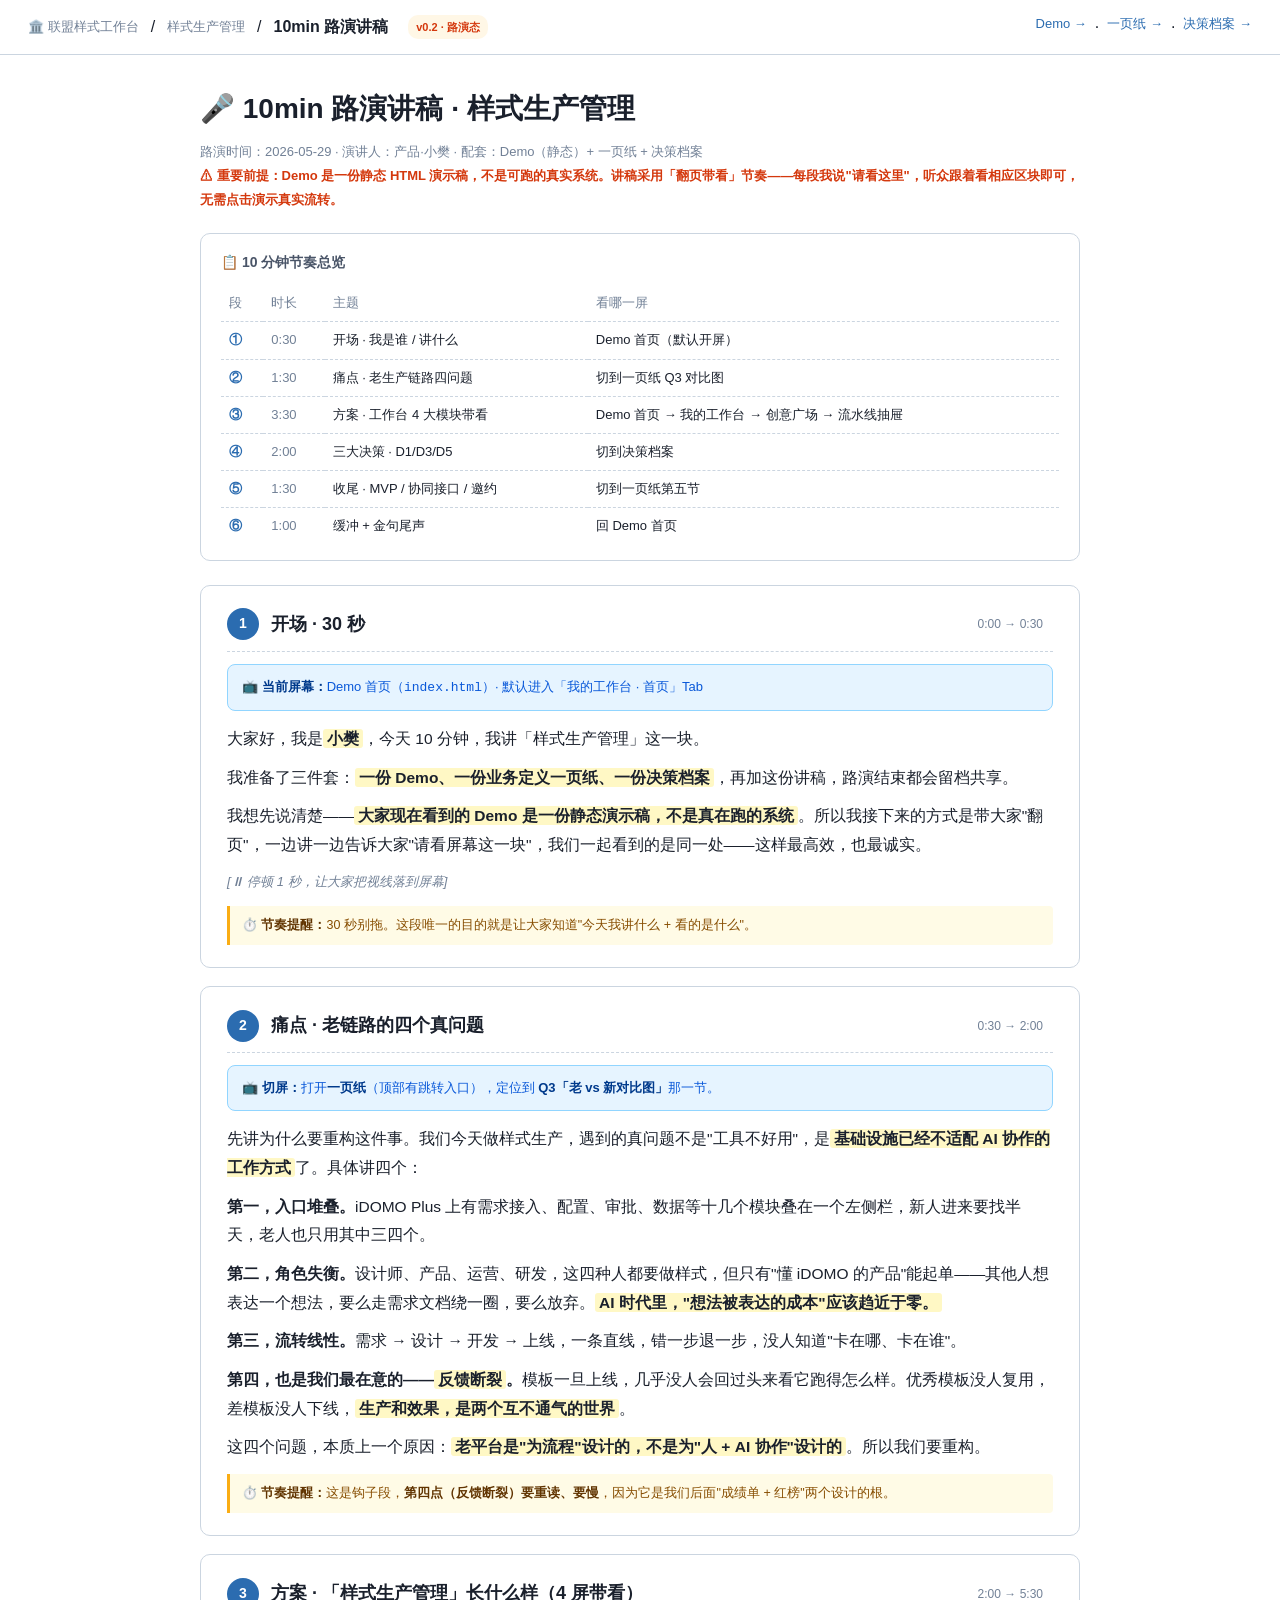
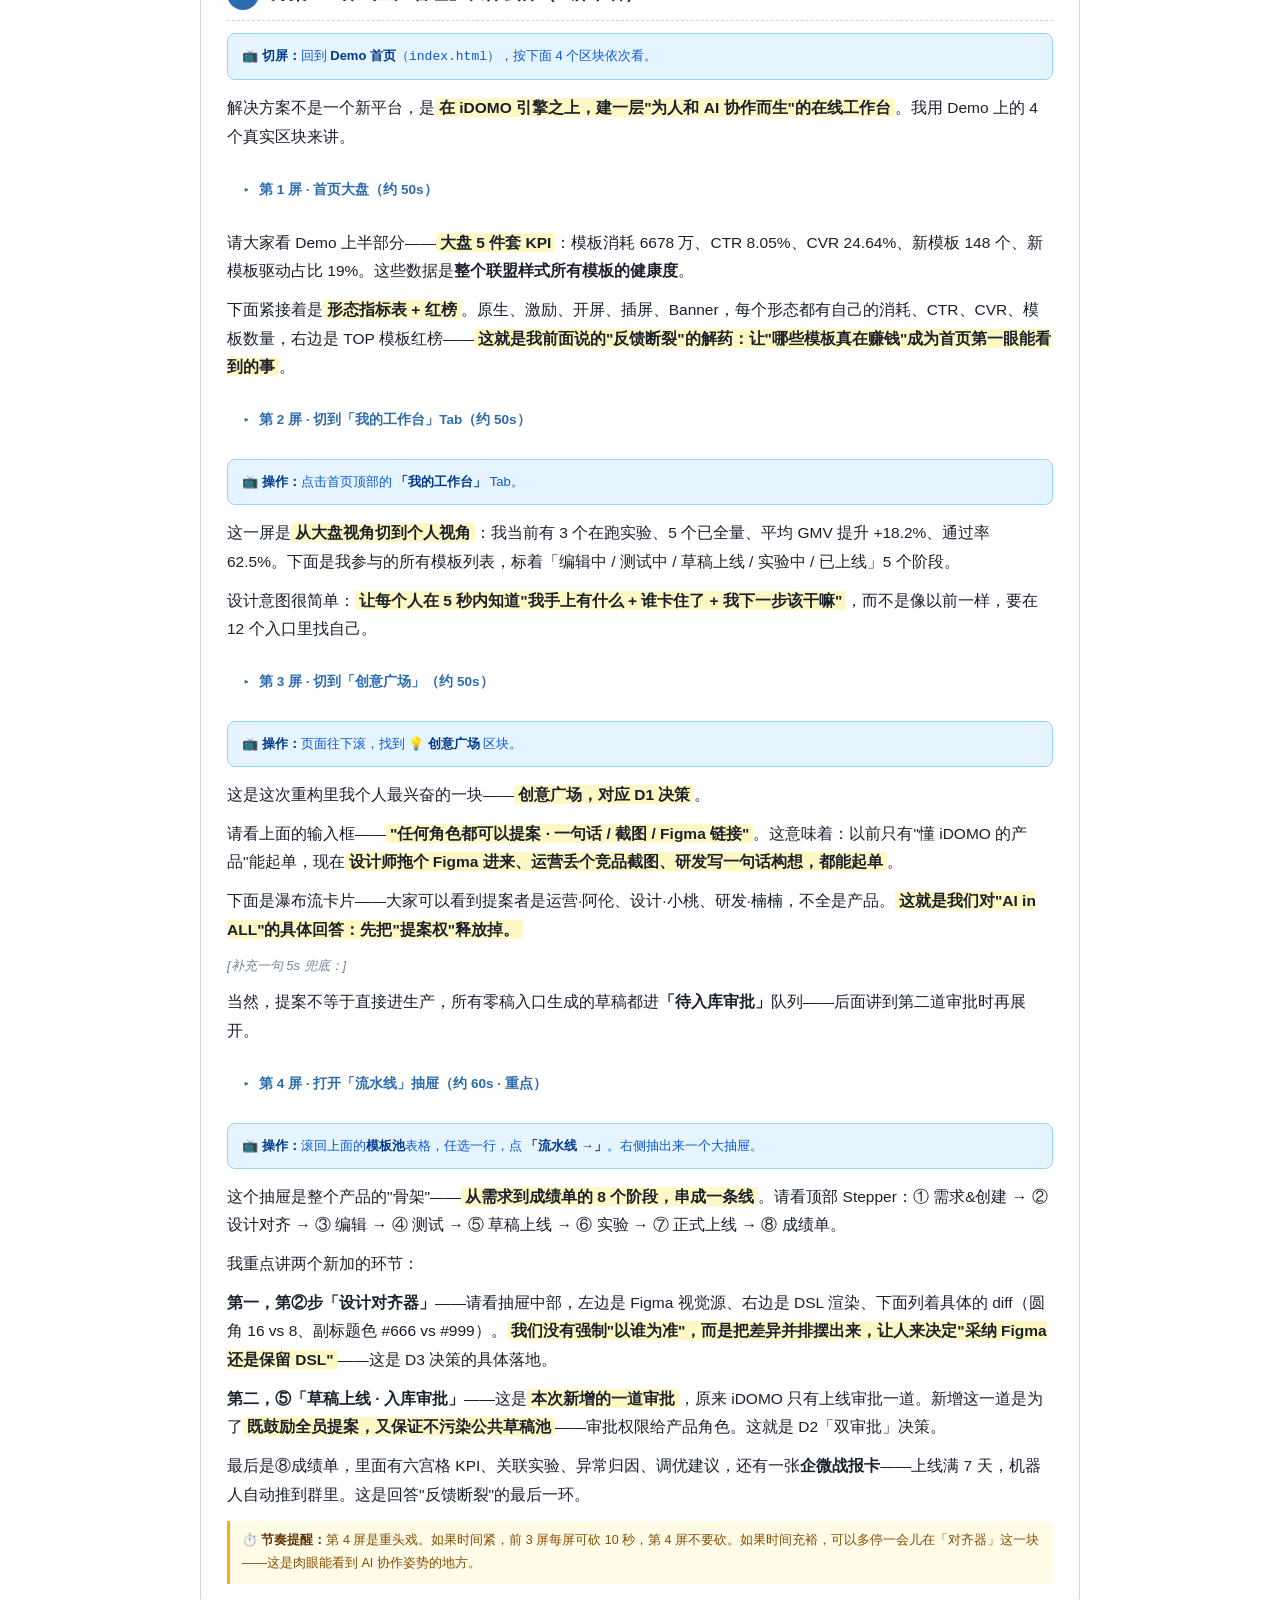
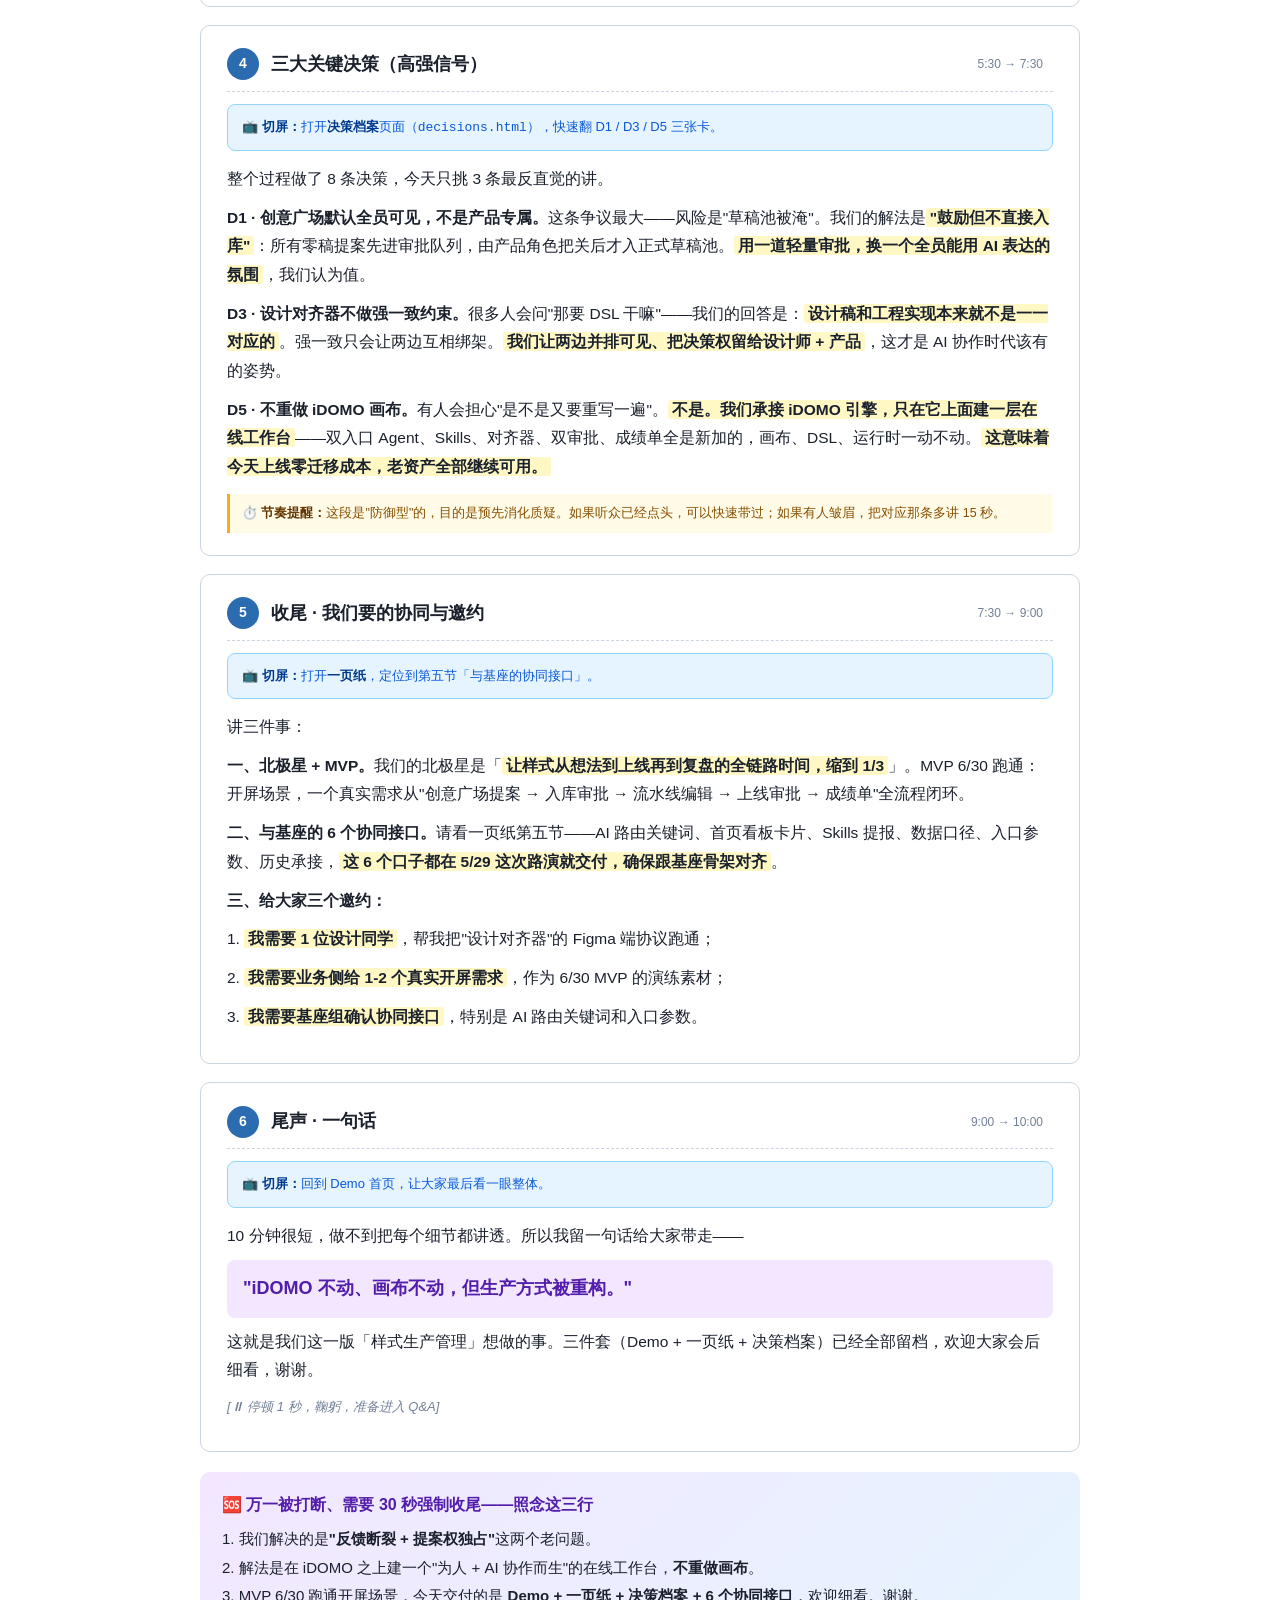
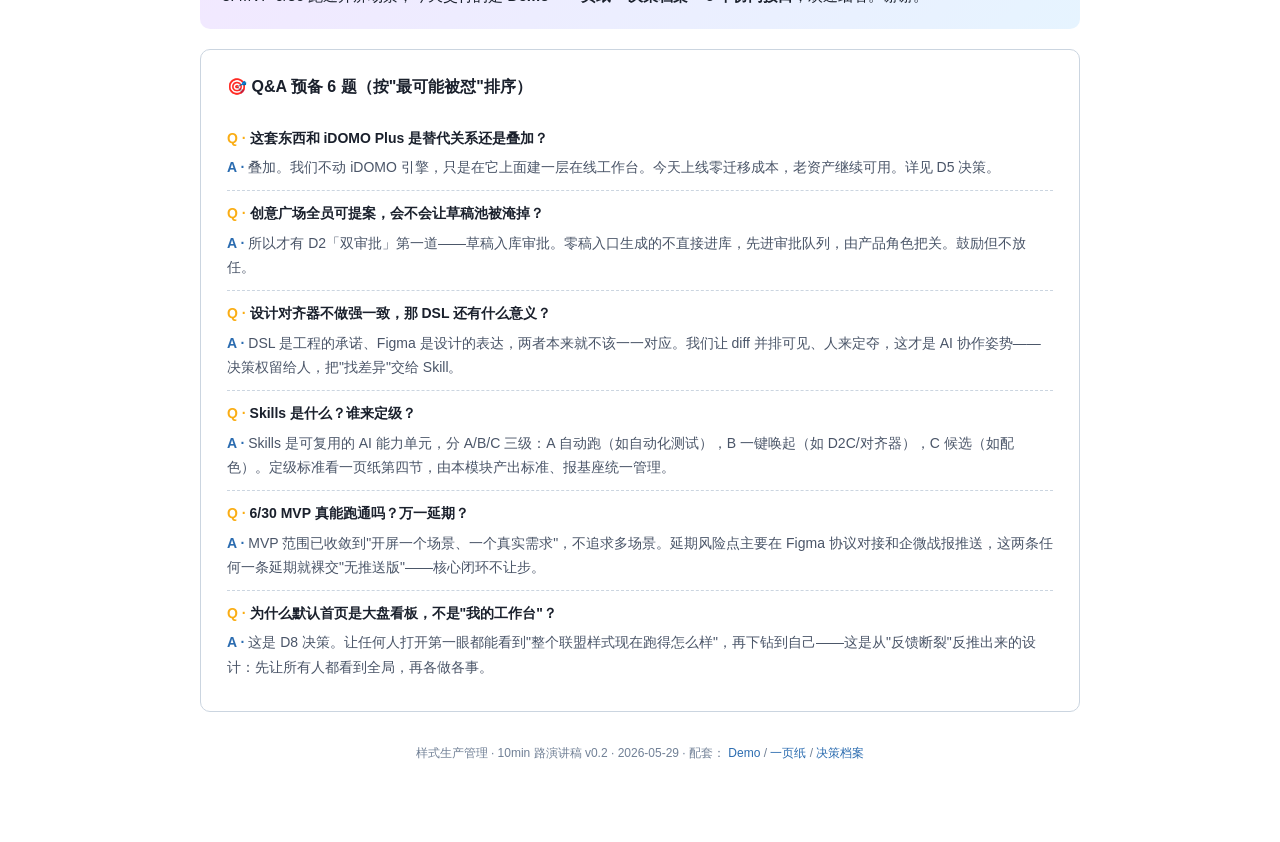
<file: modules/produce/script.html>
<!DOCTYPE html>
<html lang="zh-CN">
<head>
<meta charset="UTF-8" />
<meta name="viewport" content="width=device-width, initial-scale=1.0" />
<title>10min 路演讲稿 · 样式生产管理</title>
<link rel="stylesheet" href="./styles/tokens.css" />
<style>
  body { background: var(--color-bg-2); color: var(--color-text-1); font-family: -apple-system, BlinkMacSystemFont, "PingFang SC", sans-serif; line-height: 1.85; padding: 0 0 80px; margin: 0; }

  /* 顶部条 */
  .topbar { display:flex; justify-content:space-between; align-items:center; padding: 12px 28px; background:#fff; border-bottom:1px solid var(--color-border-2); position:sticky; top:0; z-index:10;}
  .topbar-left { display:flex; align-items:center; gap:12px; }
  .topbar-left a { color: var(--color-text-3); text-decoration:none; font-size:13px; }
  .topbar-left a:hover { color: var(--color-primary); }
  .topbar-left .sep { color: var(--color-border-3); }
  .topbar-left .cur { color: var(--color-text-1); font-weight:600; }
  .ver-badge { display:inline-block; padding:2px 8px; border-radius:10px; background:#fff7e6; color:#d4380d; font-size:11px; font-weight:600; margin-left:8px;}
  .topbar-right { display:flex; gap:8px; }
  .topbar-right a { color: var(--color-primary); text-decoration:none; font-size:13px;}

  .wrap { max-width: 880px; margin: 28px auto 0; padding: 0 24px; }
  .doc-title { font-size: 28px; font-weight: 700; margin: 0 0 6px; }
  .doc-meta { color: var(--color-text-3); font-size: 13px; margin-bottom: 20px; }

  /* 总览 */
  .toc { background:#fff; border:1px solid var(--color-border-2); border-radius:10px; padding:16px 20px; margin-bottom:24px; }
  .toc-title { font-weight:600; margin-bottom:10px; font-size:14px; color: var(--color-text-2); }
  .toc table { width:100%; border-collapse: collapse; font-size:13px; }
  .toc th, .toc td { text-align:left; padding:6px 8px; border-bottom:1px dashed var(--color-border-2); }
  .toc th { color: var(--color-text-3); font-weight:500; }
  .toc tr:last-child td { border-bottom: none; }
  .toc td.t { color: var(--color-primary); font-weight:600; white-space:nowrap; }
  .toc td.s { color: var(--color-text-3); white-space:nowrap; }

  /* 段落卡 */
  .seg { background:#fff; border:1px solid var(--color-border-2); border-radius:10px; padding: 22px 26px; margin-bottom: 18px; }
  .seg-head { display:flex; align-items:center; gap:12px; margin-bottom: 12px; padding-bottom:10px; border-bottom: 1px dashed var(--color-border-2);}
  .seg-no { display:inline-flex; width:32px; height:32px; align-items:center; justify-content:center; border-radius:50%; background: var(--color-primary); color:#fff; font-weight:700; font-size:14px; }
  .seg-title { font-size: 18px; font-weight: 700; margin:0; }
  .seg-time { margin-left:auto; color: var(--color-text-3); font-size: 12px; background: var(--color-bg-2); padding: 2px 10px; border-radius: 10px; }

  .switch { background:#e6f4ff; border:1px solid #91d5ff; padding: 10px 14px; border-radius:8px; font-size:13px; color:#0958d9; margin: 8px 0 14px; }
  .switch b { color: #003a8c; }

  .speech { font-size: 15.5px; color: var(--color-text-1); }
  .speech p { margin: 0 0 10px; }
  .speech .high { background: #fff8c5; padding: 1px 4px; border-radius: 3px; font-weight: 600; }
  .speech .pause { color: var(--color-text-3); font-style: italic; font-size: 13px; }

  .tip { margin-top: 12px; padding: 8px 12px; background: #fffbe6; border-left: 3px solid #faad14; font-size: 12.5px; color: #874d00; border-radius: 0 4px 4px 0; }
  .tip b { color: #613400; }

  .demo-list { background: var(--color-bg-2); padding: 12px 16px; border-radius: 6px; margin: 10px 0; font-size: 13.5px; }
  .demo-list b { color: var(--color-primary); }
  .demo-list .step { margin: 4px 0; padding-left: 16px; position: relative; }
  .demo-list .step::before { content: "▸"; position: absolute; left: 0; color: var(--color-primary); }

  /* Q&A */
  .qa { background:#fff; border:1px solid var(--color-border-2); border-radius:10px; padding: 22px 26px; margin-bottom: 18px;}
  .qa-title { font-size:16px; font-weight:700; margin: 0 0 14px; }
  .qa-item { padding: 10px 0; border-bottom: 1px dashed var(--color-border-2); }
  .qa-item:last-child { border-bottom: none; }
  .qa-q { color: var(--color-text-1); font-weight: 600; margin-bottom: 4px; font-size: 14px; }
  .qa-q::before { content: "Q · "; color: #faad14; }
  .qa-a { color: var(--color-text-2); font-size: 14px; line-height: 1.75; }
  .qa-a::before { content: "A · "; color: var(--color-primary); font-weight: 600; }

  /* 备份卡 */
  .backup { background: linear-gradient(135deg, #f3e7ff, #e6f4ff); border-radius:10px; padding: 18px 22px; margin: 20px 0;}
  .backup-title { font-weight:700; margin-bottom: 6px; color: #531dab; }
  .backup-line { font-size: 15px; line-height: 1.9; color: var(--color-text-1); }

  .footer { text-align:center; color: var(--color-text-3); font-size:12px; margin-top:30px; }
  .footer a { color: var(--color-primary); text-decoration:none; }

  @media print {
    .topbar, .footer { display: none; }
    .seg, .qa, .toc, .backup { box-shadow: none; page-break-inside: avoid; }
    body { background: #fff; padding: 0; }
  }
</style>
</head>
<body>
<header class="topbar">
  <div class="topbar-left">
    <a href="https://yi0702.github.io/workbench-foundation/index.html" target="_blank">🏛️ 联盟样式工作台</a>
    <span class="sep">/</span>
    <a href="./index.html">样式生产管理</a>
    <span class="sep">/</span>
    <span class="cur">10min 路演讲稿</span>
    <span class="ver-badge">v0.2 · 路演态</span>
  </div>
  <div class="topbar-right">
    <a href="./index.html">Demo →</a>
    <span class="sep">·</span>
    <a href="./onepager.html">一页纸 →</a>
    <span class="sep">·</span>
    <a href="./decisions.html">决策档案 →</a>
  </div>
</header>

<div class="wrap">
  <h1 class="doc-title">🎤 10min 路演讲稿 · 样式生产管理</h1>
  <div class="doc-meta">
    路演时间：2026-05-29 · 演讲人：产品·小樊 · 配套：Demo（静态）+ 一页纸 + 决策档案<br/>
    <b style="color:#d4380d;">⚠ 重要前提：Demo 是一份静态 HTML 演示稿，不是可跑的真实系统。讲稿采用「翻页带看」节奏——每段我说"请看这里"，听众跟着看相应区块即可，无需点击演示真实流转。</b>
  </div>

  <!-- 总览 -->
  <div class="toc">
    <div class="toc-title">📋 10 分钟节奏总览</div>
    <table>
      <thead><tr><th>段</th><th>时长</th><th>主题</th><th>看哪一屏</th></tr></thead>
      <tbody>
        <tr><td class="t">①</td><td class="s">0:30</td><td>开场 · 我是谁 / 讲什么</td><td>Demo 首页（默认开屏）</td></tr>
        <tr><td class="t">②</td><td class="s">1:30</td><td>痛点 · 老生产链路四问题</td><td>切到一页纸 Q3 对比图</td></tr>
        <tr><td class="t">③</td><td class="s">3:30</td><td>方案 · 工作台 4 大模块带看</td><td>Demo 首页 → 我的工作台 → 创意广场 → 流水线抽屉</td></tr>
        <tr><td class="t">④</td><td class="s">2:00</td><td>三大决策 · D1/D3/D5</td><td>切到决策档案</td></tr>
        <tr><td class="t">⑤</td><td class="s">1:30</td><td>收尾 · MVP / 协同接口 / 邀约</td><td>切到一页纸第五节</td></tr>
        <tr><td class="t">⑥</td><td class="s">1:00</td><td>缓冲 + 金句尾声</td><td>回 Demo 首页</td></tr>
      </tbody>
    </table>
  </div>

  <!-- 段 ① 开场 -->
  <div class="seg">
    <div class="seg-head">
      <div class="seg-no">1</div>
      <h2 class="seg-title">开场 · 30 秒</h2>
      <div class="seg-time">0:00 → 0:30</div>
    </div>
    <div class="switch">📺 <b>当前屏幕：</b>Demo 首页（<code>index.html</code>）· 默认进入「我的工作台 · 首页」Tab</div>
    <div class="speech">
      <p>大家好，我是<b class="high">小樊</b>，今天 10 分钟，我讲「样式生产管理」这一块。</p>
      <p>我准备了三件套：<b class="high">一份 Demo、一份业务定义一页纸、一份决策档案</b>，再加这份讲稿，路演结束都会留档共享。</p>
      <p>我想先说清楚——<b class="high">大家现在看到的 Demo 是一份静态演示稿，不是真在跑的系统</b>。所以我接下来的方式是带大家"翻页"，一边讲一边告诉大家"请看屏幕这一块"，我们一起看到的是同一处——这样最高效，也最诚实。</p>
      <p class="pause">[⏸ 停顿 1 秒，让大家把视线落到屏幕]</p>
    </div>
    <div class="tip">⏱️ <b>节奏提醒：</b>30 秒别拖。这段唯一的目的就是让大家知道"今天我讲什么 + 看的是什么"。</div>
  </div>

  <!-- 段 ② 痛点 -->
  <div class="seg">
    <div class="seg-head">
      <div class="seg-no">2</div>
      <h2 class="seg-title">痛点 · 老链路的四个真问题</h2>
      <div class="seg-time">0:30 → 2:00</div>
    </div>
    <div class="switch">📺 <b>切屏：</b>打开<b>一页纸</b>（顶部有跳转入口），定位到 <b>Q3「老 vs 新对比图」</b>那一节。</div>
    <div class="speech">
      <p>先讲为什么要重构这件事。我们今天做样式生产，遇到的真问题不是"工具不好用"，是<b class="high">基础设施已经不适配 AI 协作的工作方式</b>了。具体讲四个：</p>
      <p><b>第一，入口堆叠。</b>iDOMO Plus 上有需求接入、配置、审批、数据等十几个模块叠在一个左侧栏，新人进来要找半天，老人也只用其中三四个。</p>
      <p><b>第二，角色失衡。</b>设计师、产品、运营、研发，这四种人都要做样式，但只有"懂 iDOMO 的产品"能起单——其他人想表达一个想法，要么走需求文档绕一圈，要么放弃。<b class="high">AI 时代里，"想法被表达的成本"应该趋近于零。</b></p>
      <p><b>第三，流转线性。</b>需求 → 设计 → 开发 → 上线，一条直线，错一步退一步，没人知道"卡在哪、卡在谁"。</p>
      <p><b>第四，也是我们最在意的——<span class="high">反馈断裂</span>。</b>模板一旦上线，几乎没人会回过头来看它跑得怎么样。优秀模板没人复用，差模板没人下线，<b class="high">生产和效果，是两个互不通气的世界</b>。</p>
      <p>这四个问题，本质上一个原因：<b class="high">老平台是"为流程"设计的，不是为"人 + AI 协作"设计的</b>。所以我们要重构。</p>
    </div>
    <div class="tip">⏱️ <b>节奏提醒：</b>这是钩子段，<b>第四点（反馈断裂）要重读、要慢</b>，因为它是我们后面"成绩单 + 红榜"两个设计的根。</div>
  </div>

  <!-- 段 ③ 方案带看 -->
  <div class="seg">
    <div class="seg-head">
      <div class="seg-no">3</div>
      <h2 class="seg-title">方案 · 「样式生产管理」长什么样（4 屏带看）</h2>
      <div class="seg-time">2:00 → 5:30</div>
    </div>
    <div class="switch">📺 <b>切屏：</b>回到 <b>Demo 首页</b>（<code>index.html</code>），按下面 4 个区块依次看。</div>
    <div class="speech">
      <p>解决方案不是一个新平台，是<b class="high">在 iDOMO 引擎之上，建一层"为人和 AI 协作而生"的在线工作台</b>。我用 Demo 上的 4 个真实区块来讲。</p>
    </div>

    <div class="demo-list">
      <div class="step"><b>第 1 屏 · 首页大盘（约 50s）</b></div>
    </div>
    <div class="speech">
      <p>请大家看 Demo 上半部分——<b class="high">大盘 5 件套 KPI</b>：模板消耗 6678 万、CTR 8.05%、CVR 24.64%、新模板 148 个、新模板驱动占比 19%。这些数据是<b>整个联盟样式所有模板的健康度</b>。</p>
      <p>下面紧接着是<b class="high">形态指标表 + 红榜</b>。原生、激励、开屏、插屏、Banner，每个形态都有自己的消耗、CTR、CVR、模板数量，右边是 TOP 模板红榜——<b class="high">这就是我前面说的"反馈断裂"的解药：让"哪些模板真在赚钱"成为首页第一眼能看到的事</b>。</p>
    </div>

    <div class="demo-list">
      <div class="step"><b>第 2 屏 · 切到「我的工作台」Tab（约 50s）</b></div>
    </div>
    <div class="switch">📺 <b>操作：</b>点击首页顶部的 <b>「我的工作台」</b> Tab。</div>
    <div class="speech">
      <p>这一屏是<b class="high">从大盘视角切到个人视角</b>：我当前有 3 个在跑实验、5 个已全量、平均 GMV 提升 +18.2%、通过率 62.5%。下面是我参与的所有模板列表，标着「编辑中 / 测试中 / 草稿上线 / 实验中 / 已上线」5 个阶段。</p>
      <p>设计意图很简单：<b class="high">让每个人在 5 秒内知道"我手上有什么 + 谁卡住了 + 我下一步该干嘛"</b>，而不是像以前一样，要在 12 个入口里找自己。</p>
    </div>

    <div class="demo-list">
      <div class="step"><b>第 3 屏 · 切到「创意广场」（约 50s）</b></div>
    </div>
    <div class="switch">📺 <b>操作：</b>页面往下滚，找到 <b>💡 创意广场</b> 区块。</div>
    <div class="speech">
      <p>这是这次重构里我个人最兴奋的一块——<b class="high">创意广场，对应 D1 决策</b>。</p>
      <p>请看上面的输入框——<b class="high">"任何角色都可以提案 · 一句话 / 截图 / Figma 链接"</b>。这意味着：以前只有"懂 iDOMO 的产品"能起单，现在<b class="high">设计师拖个 Figma 进来、运营丢个竞品截图、研发写一句话构想，都能起单</b>。</p>
      <p>下面是瀑布流卡片——大家可以看到提案者是运营·阿伦、设计·小桃、研发·楠楠，不全是产品。<b class="high">这就是我们对"AI in ALL"的具体回答：先把"提案权"释放掉。</b></p>
      <p class="pause">[补充一句 5s 兜底：]</p>
      <p>当然，提案不等于直接进生产，所有零稿入口生成的草稿都进<b>「待入库审批」</b>队列——后面讲到第二道审批时再展开。</p>
    </div>

    <div class="demo-list">
      <div class="step"><b>第 4 屏 · 打开「流水线」抽屉（约 60s · 重点）</b></div>
    </div>
    <div class="switch">📺 <b>操作：</b>滚回上面的<b>模板池</b>表格，任选一行，点 <b>「流水线 →」</b>。右侧抽出来一个大抽屉。</div>
    <div class="speech">
      <p>这个抽屉是整个产品的"骨架"——<b class="high">从需求到成绩单的 8 个阶段，串成一条线</b>。请看顶部 Stepper：① 需求&创建 → ② 设计对齐 → ③ 编辑 → ④ 测试 → ⑤ 草稿上线 → ⑥ 实验 → ⑦ 正式上线 → ⑧ 成绩单。</p>
      <p>我重点讲两个新加的环节：</p>
      <p><b>第一，第②步「设计对齐器」</b>——请看抽屉中部，左边是 Figma 视觉源、右边是 DSL 渲染、下面列着具体的 diff（圆角 16 vs 8、副标题色 #666 vs #999）。<b class="high">我们没有强制"以谁为准"，而是把差异并排摆出来，让人来决定"采纳 Figma 还是保留 DSL"</b>——这是 D3 决策的具体落地。</p>
      <p><b>第二，⑤「草稿上线 · 入库审批」</b>——这是<b class="high">本次新增的一道审批</b>，原来 iDOMO 只有上线审批一道。新增这一道是为了<b class="high">既鼓励全员提案，又保证不污染公共草稿池</b>——审批权限给产品角色。这就是 D2「双审批」决策。</p>
      <p>最后是⑧成绩单，里面有六宫格 KPI、关联实验、异常归因、调优建议，还有一张<b>企微战报卡</b>——上线满 7 天，机器人自动推到群里。这是回答"反馈断裂"的最后一环。</p>
    </div>
    <div class="tip">⏱️ <b>节奏提醒：</b>第 4 屏是重头戏。如果时间紧，前 3 屏每屏可砍 10 秒，第 4 屏不要砍。如果时间充裕，可以多停一会儿在「对齐器」这一块——这是肉眼能看到 AI 协作姿势的地方。</div>
  </div>

  <!-- 段 ④ 三大决策 -->
  <div class="seg">
    <div class="seg-head">
      <div class="seg-no">4</div>
      <h2 class="seg-title">三大关键决策（高强信号）</h2>
      <div class="seg-time">5:30 → 7:30</div>
    </div>
    <div class="switch">📺 <b>切屏：</b>打开<b>决策档案</b>页面（<code>decisions.html</code>），快速翻 D1 / D3 / D5 三张卡。</div>
    <div class="speech">
      <p>整个过程做了 8 条决策，今天只挑 3 条最反直觉的讲。</p>
      <p><b>D1 · 创意广场默认全员可见，不是产品专属。</b>这条争议最大——风险是"草稿池被淹"。我们的解法是<b class="high">"鼓励但不直接入库"</b>：所有零稿提案先进审批队列，由产品角色把关后才入正式草稿池。<b class="high">用一道轻量审批，换一个全员能用 AI 表达的氛围</b>，我们认为值。</p>
      <p><b>D3 · 设计对齐器不做强一致约束。</b>很多人会问"那要 DSL 干嘛"——我们的回答是：<b class="high">设计稿和工程实现本来就不是一一对应的</b>。强一致只会让两边互相绑架。<b class="high">我们让两边并排可见、把决策权留给设计师 + 产品</b>，这才是 AI 协作时代该有的姿势。</p>
      <p><b>D5 · 不重做 iDOMO 画布。</b>有人会担心"是不是又要重写一遍"。<b class="high">不是。我们承接 iDOMO 引擎，只在它上面建一层在线工作台</b>——双入口 Agent、Skills、对齐器、双审批、成绩单全是新加的，画布、DSL、运行时一动不动。<b class="high">这意味着今天上线零迁移成本，老资产全部继续可用。</b></p>
    </div>
    <div class="tip">⏱️ <b>节奏提醒：</b>这段是"防御型"的，目的是预先消化质疑。如果听众已经点头，可以快速带过；如果有人皱眉，把对应那条多讲 15 秒。</div>
  </div>

  <!-- 段 ⑤ 收尾 -->
  <div class="seg">
    <div class="seg-head">
      <div class="seg-no">5</div>
      <h2 class="seg-title">收尾 · 我们要的协同与邀约</h2>
      <div class="seg-time">7:30 → 9:00</div>
    </div>
    <div class="switch">📺 <b>切屏：</b>打开<b>一页纸</b>，定位到第五节「与基座的协同接口」。</div>
    <div class="speech">
      <p>讲三件事：</p>
      <p><b>一、北极星 + MVP。</b>我们的北极星是「<b class="high">让样式从想法到上线再到复盘的全链路时间，缩到 1/3</b>」。MVP 6/30 跑通：开屏场景，一个真实需求从"创意广场提案 → 入库审批 → 流水线编辑 → 上线审批 → 成绩单"全流程闭环。</p>
      <p><b>二、与基座的 6 个协同接口。</b>请看一页纸第五节——AI 路由关键词、首页看板卡片、Skills 提报、数据口径、入口参数、历史承接，<b class="high">这 6 个口子都在 5/29 这次路演就交付，确保跟基座骨架对齐</b>。</p>
      <p><b>三、给大家三个邀约：</b></p>
      <p>1. <b class="high">我需要 1 位设计同学</b>，帮我把"设计对齐器"的 Figma 端协议跑通；</p>
      <p>2. <b class="high">我需要业务侧给 1-2 个真实开屏需求</b>，作为 6/30 MVP 的演练素材；</p>
      <p>3. <b class="high">我需要基座组确认协同接口</b>，特别是 AI 路由关键词和入口参数。</p>
    </div>
  </div>

  <!-- 段 ⑥ 尾声 -->
  <div class="seg">
    <div class="seg-head">
      <div class="seg-no">6</div>
      <h2 class="seg-title">尾声 · 一句话</h2>
      <div class="seg-time">9:00 → 10:00</div>
    </div>
    <div class="switch">📺 <b>切屏：</b>回到 Demo 首页，让大家最后看一眼整体。</div>
    <div class="speech">
      <p>10 分钟很短，做不到把每个细节都讲透。所以我留一句话给大家带走——</p>
      <p style="font-size:18px; padding:12px 16px; background:#f3e7ff; border-radius:8px; color:#531dab; font-weight:600;">"iDOMO 不动、画布不动，但生产方式被重构。"</p>
      <p>这就是我们这一版「样式生产管理」想做的事。三件套（Demo + 一页纸 + 决策档案）已经全部留档，欢迎大家会后细看，谢谢。</p>
      <p class="pause">[⏸ 停顿 1 秒，鞠躬，准备进入 Q&A]</p>
    </div>
  </div>

  <!-- 备份：被打断时的快速收尾 -->
  <div class="backup">
    <div class="backup-title">🆘 万一被打断、需要 30 秒强制收尾——照念这三行</div>
    <div class="backup-line">
      1. 我们解决的是<b>"反馈断裂 + 提案权独占"</b>这两个老问题。<br/>
      2. 解法是在 iDOMO 之上建一个"为人 + AI 协作而生"的在线工作台，<b>不重做画布</b>。<br/>
      3. MVP 6/30 跑通开屏场景，今天交付的是 <b>Demo + 一页纸 + 决策档案 + 6 个协同接口</b>，欢迎细看。谢谢。
    </div>
  </div>

  <!-- Q&A 备 -->
  <div class="qa">
    <h3 class="qa-title">🎯 Q&A 预备 6 题（按"最可能被怼"排序）</h3>

    <div class="qa-item">
      <div class="qa-q">这套东西和 iDOMO Plus 是替代关系还是叠加？</div>
      <div class="qa-a">叠加。我们不动 iDOMO 引擎，只是在它上面建一层在线工作台。今天上线零迁移成本，老资产继续可用。详见 D5 决策。</div>
    </div>

    <div class="qa-item">
      <div class="qa-q">创意广场全员可提案，会不会让草稿池被淹掉？</div>
      <div class="qa-a">所以才有 D2「双审批」第一道——草稿入库审批。零稿入口生成的不直接进库，先进审批队列，由产品角色把关。鼓励但不放任。</div>
    </div>

    <div class="qa-item">
      <div class="qa-q">设计对齐器不做强一致，那 DSL 还有什么意义？</div>
      <div class="qa-a">DSL 是工程的承诺、Figma 是设计的表达，两者本来就不该一一对应。我们让 diff 并排可见、人来定夺，这才是 AI 协作姿势——决策权留给人，把"找差异"交给 Skill。</div>
    </div>

    <div class="qa-item">
      <div class="qa-q">Skills 是什么？谁来定级？</div>
      <div class="qa-a">Skills 是可复用的 AI 能力单元，分 A/B/C 三级：A 自动跑（如自动化测试），B 一键唤起（如 D2C/对齐器），C 候选（如配色）。定级标准看一页纸第四节，由本模块产出标准、报基座统一管理。</div>
    </div>

    <div class="qa-item">
      <div class="qa-q">6/30 MVP 真能跑通吗？万一延期？</div>
      <div class="qa-a">MVP 范围已收敛到"开屏一个场景、一个真实需求"，不追求多场景。延期风险点主要在 Figma 协议对接和企微战报推送，这两条任何一条延期就裸交"无推送版"——核心闭环不让步。</div>
    </div>

    <div class="qa-item">
      <div class="qa-q">为什么默认首页是大盘看板，不是"我的工作台"？</div>
      <div class="qa-a">这是 D8 决策。让任何人打开第一眼都能看到"整个联盟样式现在跑得怎么样"，再下钻到自己——这是从"反馈断裂"反推出来的设计：先让所有人都看到全局，再各做各事。</div>
    </div>
  </div>

  <div class="footer">
    样式生产管理 · 10min 路演讲稿 v0.2 · 2026-05-29 · 配套：
    <a href="./index.html">Demo</a> /
    <a href="./onepager.html">一页纸</a> /
    <a href="./decisions.html">决策档案</a>
  </div>
</div>

</body>
</html>
</file>
<file: modules/insight/style.css>
:root{
  --bg:#F4F5FA;--panel:#FFFFFF;--panel-2:#FBFBFE;--line:#ECEDF3;
  --text:#1A1B2E;--text-2:#5B5E78;--text-3:#9094AD;
  --brand:#5B5BD6;--brand-2:#8A6CFF;--accent:#FF5C8D;
  --good:#16A34A;--bad:#E11D48;--warn:#F59E0B;
  --chip:#F0F1F8;--shadow:0 4px 18px rgba(36,37,70,.05);
  --lv1:#5B5BD6;--lv2:#16A34A;--lv3:#F59E0B;
  --lv4:#FF5C8D;--lv5:#06B6D4;--lv6:#A855F7;
}
*{box-sizing:border-box}
html,body{margin:0;padding:0;background:var(--bg);color:var(--text);font-family:-apple-system,BlinkMacSystemFont,"PingFang SC","Helvetica Neue",Helvetica,Arial,sans-serif;font-size:14px;line-height:1.5}
button{font-family:inherit;cursor:pointer}
::-webkit-scrollbar{width:8px;height:8px}::-webkit-scrollbar-thumb{background:#D9DAE6;border-radius:4px}

.topbar{display:flex;align-items:center;justify-content:space-between;padding:14px 28px;background:#fff;border-bottom:1px solid var(--line);position:sticky;top:0;z-index:30}
.brand{display:flex;align-items:center;gap:10px}
.brand-logo{width:30px;height:30px;border-radius:8px;background:linear-gradient(135deg,var(--brand),var(--brand-2));display:flex;align-items:center;justify-content:center;color:#fff;font-weight:700;font-size:14px}
.brand-title{font-size:15px;font-weight:600}
.brand-sub{font-size:12px;color:var(--text-3);margin-left:6px}
.scene-tabs{display:flex;gap:4px;background:var(--chip);padding:4px;border-radius:10px}
.scene-tabs button{border:0;background:transparent;padding:6px 14px;border-radius:7px;font-size:13px;color:var(--text-2)}
.scene-tabs button.on{background:#fff;color:var(--text);box-shadow:0 1px 2px rgba(0,0,0,.06);font-weight:600}
.scene-tabs button:disabled{opacity:.4;cursor:not-allowed}
.top-right{display:flex;align-items:center;gap:10px;font-size:13px}
.pill{background:var(--chip);padding:5px 11px;border-radius:999px;font-size:12px;color:var(--text-2)}
.pill.live{background:#FFF4F4;color:var(--bad)}
.pill.live::before{content:"";display:inline-block;width:6px;height:6px;background:var(--bad);border-radius:50%;margin-right:5px;animation:pulse 1.5s ease-in-out infinite;vertical-align:middle}
@keyframes pulse{0%,100%{opacity:1}50%{opacity:.4}}

.page-nav{position:sticky;top:57px;background:#fff;border-bottom:1px solid var(--line);padding:0 28px;display:flex;gap:0;z-index:25;overflow-x:auto}
.page-nav a{padding:12px 18px;color:var(--text-2);text-decoration:none;font-size:13px;font-weight:500;border-bottom:2px solid transparent;cursor:pointer;white-space:nowrap}
.page-nav a.on{color:var(--brand);border-color:var(--brand);font-weight:600}
.page-nav a:hover{color:var(--text)}

.container{padding:24px 28px;max-width:1480px;margin:0 auto}
.section{margin-bottom:32px;scroll-margin-top:120px}
.section-h{display:flex;align-items:center;justify-content:space-between;margin-bottom:14px;flex-wrap:wrap;gap:8px}
.section-h h2{margin:0;font-size:18px;font-weight:700;display:flex;align-items:center;gap:10px}
.section-h .num{width:28px;height:28px;border-radius:8px;background:linear-gradient(135deg,var(--brand),var(--brand-2));color:#fff;font-size:13px;display:flex;align-items:center;justify-content:center;font-weight:700}
.section-h .desc{color:var(--text-3);font-size:13px}

.panel{background:var(--panel);border:1px solid var(--line);border-radius:14px;box-shadow:var(--shadow);overflow:hidden}
.panel-h{padding:14px 18px;border-bottom:1px solid var(--line);display:flex;align-items:center;justify-content:space-between;flex-wrap:wrap;gap:8px}
.panel-h h3{margin:0;font-size:14px;font-weight:600;display:flex;align-items:center;gap:8px}
.panel-h .desc{font-size:12px;color:var(--text-3)}
.panel-body{padding:18px}
.dot{width:6px;height:6px;border-radius:50%;background:var(--brand);display:inline-block}

.kpi-grid{display:grid;grid-template-columns:repeat(5,1fr);gap:14px;margin-bottom:18px}
.kpi{background:#fff;border:1px solid var(--line);border-radius:14px;padding:16px 18px;position:relative;overflow:hidden}
.kpi::after{content:"";position:absolute;right:-30px;bottom:-30px;width:80px;height:80px;border-radius:50%;background:radial-gradient(circle,rgba(91,91,214,.08),transparent 70%)}
.kpi .k{font-size:12px;color:var(--text-3)}
.kpi .v{font-size:22px;font-weight:800;margin-top:6px;display:flex;align-items:baseline;gap:8px;flex-wrap:wrap}
.kpi .v small{font-size:11px;color:var(--text-3);font-weight:500}
.kpi .delta{font-size:11px;font-weight:600;padding:2px 6px;border-radius:4px}
.kpi .delta.up{background:#E8F8EF;color:var(--good)}
.kpi .delta.down{background:#FDECEF;color:var(--bad)}
.kpi .spark{margin-top:8px;height:24px;display:block}

.grid-2{display:grid;grid-template-columns:1.4fr 1fr;gap:16px}
.grid-3{display:grid;grid-template-columns:repeat(3,1fr);gap:16px}

.lever-section{display:grid;grid-template-columns:repeat(6,1fr);gap:12px;margin-bottom:14px}
.lever{border:1px solid var(--line);border-radius:12px;padding:14px;background:#fff;position:relative;overflow:hidden;cursor:pointer;transition:all .2s}
.lever:hover{transform:translateY(-2px);box-shadow:0 8px 20px rgba(36,37,70,.08)}
.lever::before{content:"";position:absolute;left:0;top:0;right:0;height:3px;background:var(--lv-c)}
.lever.lv1{--lv-c:var(--lv1)}.lever.lv2{--lv-c:var(--lv2)}.lever.lv3{--lv-c:var(--lv3)}
.lever.lv4{--lv-c:var(--lv4)}.lever.lv5{--lv-c:var(--lv5)}.lever.lv6{--lv-c:var(--lv6)}
.lever-h{display:flex;align-items:center;gap:6px;font-size:12px;font-weight:700;margin-bottom:10px}
.lever-num{width:18px;height:18px;border-radius:50%;background:var(--lv-c);color:#fff;display:flex;align-items:center;justify-content:center;font-size:10px;font-weight:700;flex-shrink:0}
.lever-name{font-size:13px;color:var(--text)}
.lever-stat{display:flex;flex-direction:column;gap:2px}
.lever-stat .lk{font-size:10px;color:var(--text-3)}
.lever-stat .lv-val{font-size:18px;font-weight:800;color:var(--lv-c)}
.lever-foot{font-size:10px;color:var(--text-3);margin-top:8px;padding-top:8px;border-top:1px dashed var(--line);display:flex;justify-content:space-between}
.lever-foot b{color:var(--text)}

.trend{height:180px;width:100%;display:block}
.trend-controls{display:flex;gap:6px;flex-wrap:wrap}
.trend-controls button{border:1px solid var(--line);background:#fff;padding:4px 10px;border-radius:6px;font-size:11px;color:var(--text-2)}
.trend-controls button.on{border-color:var(--brand);color:var(--brand);background:#F1F0FF;font-weight:600}

.donut-row{display:flex;align-items:center;gap:24px;flex-wrap:wrap}
.donut-svg{width:160px;height:160px;flex-shrink:0}
.donut-legend{flex:1;display:flex;flex-direction:column;gap:8px;min-width:180px}
.lg-row{display:flex;align-items:center;justify-content:space-between;font-size:13px}
.lg-name{display:flex;align-items:center;gap:8px}
.lg-color{width:10px;height:10px;border-radius:3px}
.lg-meta{font-size:11px;color:var(--text-3)}

.top-tbl{width:100%;border-collapse:collapse;font-size:13px}
.top-tbl th{text-align:left;padding:10px 12px;color:var(--text-3);font-weight:500;font-size:12px;border-bottom:1px solid var(--line);background:var(--panel-2)}
.top-tbl td{padding:11px 12px;border-bottom:1px solid var(--line);vertical-align:middle}
.top-tbl tr:last-child td{border-bottom:0}
.top-tbl tr:hover td{background:var(--panel-2)}
.rank{display:inline-flex;align-items:center;justify-content:center;width:22px;height:22px;border-radius:6px;font-size:11px;font-weight:700;color:#fff}
.rank.r1{background:linear-gradient(135deg,#FFB800,#FF8A00)}
.rank.r2{background:linear-gradient(135deg,#B0B7C8,#8A93A8)}
.rank.r3{background:linear-gradient(135deg,#E08D5F,#B66A3F)}
.rank.rn{background:#D9DAE6;color:var(--text-2)}
.fam-info{display:flex;flex-direction:column;gap:3px}
.fam-name{font-weight:600;font-size:13px;line-height:1.35}
.fam-meta{display:flex;gap:6px;align-items:center;font-size:10px;color:var(--text-3);flex-wrap:wrap}
.id-pair{display:inline-flex;gap:3px}
.id-tag{font-family:Menlo,Monaco,monospace;font-size:10px;background:#F0F1F8;color:var(--text-2);padding:1px 5px;border-radius:3px}
.id-tag.video{background:#FFE6EE;color:var(--accent)}
.id-tag.img{background:#E8F4FF;color:#2563EB}
.lever-tags{display:flex;gap:3px;flex-wrap:wrap}
.lv-tag{font-size:9px;padding:1px 5px;border-radius:3px;font-weight:600;color:#fff;line-height:1.5}
.lv-tag.lv1{background:var(--lv1)}.lv-tag.lv2{background:var(--lv2)}.lv-tag.lv3{background:var(--lv3)}
.lv-tag.lv4{background:var(--lv4)}.lv-tag.lv5{background:var(--lv5)}.lv-tag.lv6{background:var(--lv6)}
.num-cell{font-variant-numeric:tabular-nums}
.row-btn{border:1px solid var(--line);background:#fff;padding:5px 10px;border-radius:6px;font-size:11px;color:var(--text-2)}
.row-btn.primary{border-color:var(--brand);color:var(--brand);font-weight:600}
.row-btn.primary:hover{background:#F1F0FF}

.pattern-grid{display:grid;grid-template-columns:repeat(3,1fr);gap:14px}
.pattern{border:1px solid var(--line);border-radius:12px;padding:14px 16px 14px 20px;background:var(--panel-2);position:relative}
.pattern::before{content:"";position:absolute;left:0;top:14px;bottom:14px;width:3px;border-radius:0 3px 3px 0;background:var(--lv-c,linear-gradient(180deg,var(--brand),var(--brand-2)))}
.pattern.lv1{--lv-c:var(--lv1)}.pattern.lv2{--lv-c:var(--lv2)}.pattern.lv3{--lv-c:var(--lv3)}
.pattern.lv4{--lv-c:var(--lv4)}.pattern.lv5{--lv-c:var(--lv5)}.pattern.lv6{--lv-c:var(--lv6)}
.pattern .pn{font-size:11px;color:var(--text-3);text-transform:uppercase;letter-spacing:.5px}
.pattern .pn b{color:var(--lv-c)}
.pattern .pt{font-size:14px;font-weight:600;margin:5px 0 8px}
.pattern .pb{font-size:12px;color:var(--text-2);line-height:1.55}
.pattern .pf{display:flex;justify-content:space-between;margin-top:10px;padding-top:10px;border-top:1px dashed var(--line);font-size:11px;color:var(--text-3)}
.pattern .pf b{color:var(--good)}

.lookup-bar{background:linear-gradient(135deg,#F4F3FF,#FDF6FF);border:1px solid #E2DFFA;border-radius:14px;padding:18px 20px;display:flex;align-items:center;gap:14px;flex-wrap:wrap}
.lookup-bar .il{font-size:14px;font-weight:600;flex-shrink:0}
.lookup-bar input{flex:1;min-width:240px;padding:10px 14px;border:1px solid #D7D5F0;border-radius:8px;font-size:13px;background:#fff;outline:none}
.lookup-bar input:focus{border-color:var(--brand)}
.lookup-bar button{background:var(--brand);color:#fff;border:0;padding:10px 18px;border-radius:8px;font-weight:600;font-size:13px}
.lookup-bar button:hover{background:#4A4ABA}
.lookup-quick{display:flex;gap:6px;align-items:center;font-size:12px;color:var(--text-3);flex-wrap:wrap}
.lookup-quick a{color:var(--brand);cursor:pointer;text-decoration:underline}

.analysis-layout{display:grid;grid-template-columns:340px 1fr 380px;gap:16px;margin-top:16px;height:760px}
.panel.col{display:flex;flex-direction:column;overflow:hidden}
.panel.col .panel-body{overflow:auto;flex:1}

.id-pair-banner{background:#F4F3FF;border:1px solid #E2DFFA;border-radius:8px;padding:8px 10px;margin-bottom:10px;font-size:11px;color:var(--text-2);line-height:1.5}
.id-pair-banner b{color:var(--brand)}

.phone{width:240px;height:480px;margin:0 auto;border-radius:32px;background:#0A0A1B;padding:8px;position:relative;box-shadow:0 16px 40px rgba(20,20,60,.22)}
.phone-screen{width:100%;height:100%;border-radius:25px;overflow:hidden;position:relative;background:#000}
.phone-notch{position:absolute;top:11px;left:50%;transform:translateX(-50%);width:70px;height:14px;background:#000;border-radius:10px;z-index:5}
.splash{position:absolute;inset:0;background:linear-gradient(160deg,#1d1f4a 0%,#3a2870 45%,#7a3aa0 100%);color:#fff;overflow:hidden}
.splash::before{content:"";position:absolute;width:240px;height:240px;border-radius:50%;background:radial-gradient(circle,rgba(255,200,120,.45),transparent 70%);top:-60px;right:-60px;filter:blur(8px)}
.skip{position:absolute;top:14px;right:10px;background:rgba(0,0,0,.42);color:#fff;font-size:10px;padding:4px 8px;border-radius:999px;z-index:6}
.ad-tag{position:absolute;bottom:8px;left:8px;background:rgba(0,0,0,.45);color:#fff;font-size:9px;padding:2px 5px;border-radius:3px}
.brand-mark{position:absolute;top:48px;left:14px;display:flex;align-items:center;gap:6px;font-size:11px;opacity:.92}
.brand-mark .lm{width:18px;height:18px;border-radius:5px;background:#fff;color:#5B5BD6;display:flex;align-items:center;justify-content:center;font-weight:800;font-size:10px}
.hero-img{position:absolute;left:50%;top:120px;transform:translateX(-50%);width:140px;height:140px;border-radius:14px;background:linear-gradient(135deg,#FFB37C,#FF5C8D);box-shadow:0 8px 22px rgba(0,0,0,.35);display:flex;align-items:center;justify-content:center;color:#fff;font-size:38px}
.title{position:absolute;left:14px;right:14px;top:280px;font-size:17px;font-weight:800;line-height:1.25;text-shadow:0 2px 6px rgba(0,0,0,.3)}
.subtitle{position:absolute;left:14px;right:14px;top:318px;font-size:11px;opacity:.85}
.big-cta{position:absolute;left:16px;right:16px;bottom:80px;background:linear-gradient(135deg,#FF8A4C,#FF5C8D);color:#fff;font-size:14px;font-weight:800;padding:14px 0;border-radius:14px;text-align:center;box-shadow:0 8px 20px rgba(255,92,141,.45);display:flex;align-items:center;justify-content:center;gap:6px}
.swipe-hint{position:absolute;left:50%;transform:translateX(-50%);bottom:38px;font-size:10px;color:rgba(255,255,255,.85);display:flex;flex-direction:column;align-items:center;gap:2px}
.swipe-hint .hand{font-size:18px;animation:swipeUp 1.6s ease-in-out infinite}
@keyframes swipeUp{0%,100%{transform:translateY(0);opacity:1}50%{transform:translateY(-8px);opacity:.5}}
.overlay{position:absolute;inset:0;pointer-events:none;z-index:10}
.hot{position:absolute;border:1.5px dashed transparent;border-radius:7px;pointer-events:auto;cursor:pointer;transition:all .2s}
.hot:hover{border-color:#FFD166;background:rgba(255,209,102,.12)}
.hot.sel{border-color:#FFE066;border-style:solid;background:rgba(255,224,102,.16);box-shadow:0 0 0 2px rgba(255,224,102,.35)}
.hot-tag{position:absolute;top:-19px;left:0;background:#FFE066;color:#1A1B2E;font-size:9px;padding:1px 5px;border-radius:3px;font-weight:700;white-space:nowrap;opacity:0;transition:opacity .2s}
.hot:hover .hot-tag,.hot.sel .hot-tag{opacity:1}
.kind-toggle{display:inline-flex;background:var(--chip);border-radius:6px;padding:2px;margin-bottom:8px}
.kind-toggle button{border:0;background:transparent;padding:3px 10px;border-radius:4px;font-size:10px;color:var(--text-2)}
.kind-toggle button.on{background:#fff;font-weight:600;color:var(--text);box-shadow:0 1px 1px rgba(0,0,0,.06)}

.summary-row{display:grid;grid-template-columns:repeat(3,1fr);gap:8px;margin-bottom:14px}
.stat{background:var(--panel-2);border:1px solid var(--line);border-radius:10px;padding:8px 10px}
.stat .k{font-size:10px;color:var(--text-3)}
.stat .v{font-size:15px;font-weight:700;margin-top:3px}

.section-title{font-size:11px;color:var(--text-3);text-transform:uppercase;letter-spacing:.5px;margin:8px 0}
.comp-list{display:flex;flex-direction:column;gap:6px}
.comp{border:1px solid var(--line);border-radius:9px;padding:9px 11px;background:var(--panel-2);cursor:pointer;transition:all .15s}
.comp:hover{border-color:#C9C9F0;background:#fff}
.comp.sel{border-color:var(--brand);background:#F4F3FF;box-shadow:0 0 0 2px rgba(91,91,214,.12)}
.comp-top{display:flex;align-items:center;justify-content:space-between}
.comp-name{display:flex;align-items:center;gap:7px;font-weight:600;font-size:12px}
.comp-icon{width:20px;height:20px;border-radius:5px;background:#EEF;display:flex;align-items:center;justify-content:center;font-size:11px}
.contrib-bar{height:5px;background:#F0F1F8;border-radius:99px;overflow:hidden;margin-top:6px}
.contrib-fill{height:100%;border-radius:99px}
.comp-meta{display:flex;justify-content:space-between;margin-top:5px;font-size:10px;color:var(--text-3)}
.pos{color:var(--good);font-weight:600}
.neg{color:var(--bad);font-weight:600}

.detail{background:var(--panel-2);border:1px solid var(--line);border-radius:11px;padding:11px;margin-bottom:12px}
.detail-h{display:flex;justify-content:space-between;align-items:flex-start;margin-bottom:6px}
.detail-name{font-size:13px;font-weight:700}
.detail-attrs{display:grid;grid-template-columns:1fr 1fr;gap:6px 10px;margin-top:8px}
.attr{font-size:11px}
.attr-k{color:var(--text-3);font-size:10px}
.attr-v{color:var(--text);font-weight:500;margin-top:1px}

.metric-tabs{display:flex;gap:4px;background:var(--chip);padding:3px;border-radius:8px;margin-bottom:14px}
.metric-tabs button{flex:1;border:0;background:transparent;padding:6px 0;border-radius:6px;font-size:11px;color:var(--text-2)}
.metric-tabs button.on{background:#fff;color:var(--text);font-weight:600;box-shadow:0 1px 2px rgba(0,0,0,.05)}

.wf{display:flex;align-items:flex-end;justify-content:space-between;height:140px;padding:0 4px;border-bottom:1px dashed var(--line);position:relative;margin-bottom:24px}
.bar-col{display:flex;flex-direction:column;align-items:center;gap:3px;flex:1;position:relative;height:100%;justify-content:flex-end}
.bar{width:24px;border-radius:5px 5px 0 0;position:relative;transition:all .35s}
.bar.base{background:#D9DAE6}
.bar.pos{background:linear-gradient(180deg,#16A34A,#22C55E)}
.bar.neg{background:linear-gradient(180deg,#E11D48,#F87171)}
.bar.final{background:linear-gradient(180deg,var(--brand),var(--brand-2))}
.bar-val{font-size:9px;font-weight:700;position:absolute;top:-14px;left:50%;transform:translateX(-50%);white-space:nowrap}
.bar-label{font-size:9px;color:var(--text-3);text-align:center;line-height:1.2;height:22px;width:42px;overflow:hidden;margin-top:2px}

.insight-card{background:linear-gradient(135deg,#F4F3FF,#FDF6FF);border:1px solid #E2DFFA;border-radius:11px;padding:11px 13px;margin-bottom:12px}
.insight-card .ih{display:flex;align-items:center;gap:7px;font-weight:600;font-size:12px;margin-bottom:5px}
.insight-card .ic{font-size:12px;color:var(--text-2);line-height:1.55}
.insight-card .iv{display:inline-block;background:#fff;border:1px solid var(--line);border-radius:5px;padding:1px 5px;font-size:10px;color:var(--brand);font-weight:600;margin:0 1px}

.ai-sugg{display:flex;flex-direction:column;gap:9px}
.sugg{border:1px solid var(--line);border-radius:11px;padding:11px;background:var(--panel-2)}
.sugg.high{border-left:3px solid var(--accent)}
.sugg.mid{border-left:3px solid var(--warn)}
.sugg.low{border-left:3px solid #B5B7C9}
.sugg-h{display:flex;justify-content:space-between;align-items:center;margin-bottom:5px;flex-wrap:wrap;gap:4px}
.sugg-tag{font-size:10px;font-weight:700;padding:2px 7px;border-radius:99px}
.sugg.high .sugg-tag{background:#FFE6EE;color:var(--accent)}
.sugg.mid .sugg-tag{background:#FEF3C7;color:#B45309}
.sugg.low .sugg-tag{background:#EFEFF5;color:var(--text-2)}
.sugg-lever{font-size:9px;font-weight:700;padding:2px 6px;border-radius:99px;color:#fff}
.sugg-title{font-size:12px;font-weight:600;margin:3px 0 5px}
.sugg-detail{font-size:11px;color:var(--text-2);line-height:1.55}
.sugg-impact{display:flex;gap:11px;margin-top:7px;font-size:10px;color:var(--text-3);flex-wrap:wrap}
.sugg-impact b{color:var(--good);font-size:12px}
.sugg-actions{display:flex;gap:6px;margin-top:8px}
.sugg-actions button{border:1px solid var(--line);background:#fff;padding:4px 9px;border-radius:6px;font-size:10px;color:var(--text-2)}
.sugg-actions .primary{background:var(--brand);color:#fff;border-color:var(--brand)}

.gen-area{background:linear-gradient(135deg,#1D1F4A,#3A2870);color:#fff;border-radius:16px;padding:24px;position:relative;overflow:hidden}
.gen-area::before{content:"";position:absolute;width:280px;height:280px;border-radius:50%;background:radial-gradient(circle,rgba(255,107,159,.35),transparent 70%);top:-100px;right:-100px}
.gen-area::after{content:"";position:absolute;width:240px;height:240px;border-radius:50%;background:radial-gradient(circle,rgba(91,91,214,.4),transparent 70%);bottom:-100px;left:-50px}
.gen-content{position:relative;z-index:2}
.gen-h{display:flex;justify-content:space-between;align-items:flex-start;margin-bottom:16px;flex-wrap:wrap;gap:12px}
.gen-h h3{margin:0;font-size:18px;font-weight:700}
.gen-h .gen-sub{font-size:13px;opacity:.85;margin-top:4px}
.gen-btn{background:linear-gradient(135deg,#FF8A4C,#FF5C8D);color:#fff;border:0;padding:11px 22px;border-radius:10px;font-weight:700;font-size:13px;display:inline-flex;align-items:center;gap:7px;box-shadow:0 8px 24px rgba(255,92,141,.4)}
.gen-btn:hover{transform:translateY(-1px);box-shadow:0 10px 28px rgba(255,92,141,.5)}

.compare{display:grid;grid-template-columns:1fr 70px 1fr;gap:16px;align-items:stretch;margin-top:8px}
.compare-card{background:rgba(255,255,255,.05);border:1px solid rgba(255,255,255,.12);border-radius:12px;padding:14px;display:flex;flex-direction:column}
.cc-h{display:flex;justify-content:space-between;align-items:center;margin-bottom:10px}
.cc-label{font-size:11px;text-transform:uppercase;letter-spacing:.5px;opacity:.7}
.cc-id{font-size:13px;font-weight:600}
.cc-id.new{color:#FFB37C}
.cc-phone-wrap{display:flex;justify-content:center;flex:1;align-items:center;padding:8px 0}
.cc-phone-wrap .phone{transform:scale(.7);transform-origin:center}
.cc-metrics{display:grid;grid-template-columns:repeat(3,1fr);gap:8px;margin-top:8px}
.cc-m{text-align:center;padding:8px;background:rgba(255,255,255,.06);border-radius:8px}
.cc-m .k{font-size:10px;opacity:.6}
.cc-m .v{font-size:14px;font-weight:700;margin-top:3px}
.cc-m .v.up{color:#7AE9A8}
.arrow-mid{display:flex;align-items:center;justify-content:center;flex-direction:column;gap:8px;color:#fff}
.arrow-mid .ar{font-size:24px;opacity:.7}
.arrow-mid .lift{font-size:11px;background:rgba(122,233,168,.18);color:#7AE9A8;padding:3px 8px;border-radius:99px;font-weight:600;text-align:center;white-space:nowrap}

.toast{position:fixed;bottom:24px;left:50%;transform:translateX(-50%) translateY(80px);background:#1A1B2E;color:#fff;padding:12px 20px;border-radius:10px;font-size:13px;box-shadow:0 10px 30px rgba(0,0,0,.2);transition:transform .3s;z-index:100}
.toast.show{transform:translateX(-50%) translateY(0)}

@media (max-width:1200px){
  .kpi-grid{grid-template-columns:repeat(3,1fr)}
  .grid-2{grid-template-columns:1fr}
  .grid-3{grid-template-columns:1fr 1fr}
  .lever-section{grid-template-columns:repeat(3,1fr)}
  .pattern-grid{grid-template-columns:1fr 1fr}
  .analysis-layout{grid-template-columns:1fr;height:auto}
  .compare{grid-template-columns:1fr}
  .arrow-mid{flex-direction:row}
  .comp-overview{grid-template-columns:repeat(2,1fr)}
}

/* v0.4 新增 */
.thinking-card{display:flex;gap:14px;background:linear-gradient(135deg,#FFF7E0,#FFFAF0);border:1px solid #FFE39A;border-radius:14px;padding:16px 20px;margin-bottom:24px;align-items:flex-start}
.tk-icon{font-size:24px;flex-shrink:0;margin-top:2px}
.tk-body{flex:1}
.tk-title{font-size:14px;font-weight:700;margin-bottom:4px;color:#7C4A00}
.tk-desc{font-size:12.5px;color:#5B4A1F;line-height:1.65}
.tk-desc b{color:#7C4A00}

.info-banner{display:flex;gap:12px;background:#F4F3FF;border:1px solid #E2DFFA;border-radius:12px;padding:12px 16px;margin-bottom:14px;align-items:flex-start}
.ib-icon{font-size:20px;flex-shrink:0}
.info-banner > div:last-child{font-size:12.5px;color:var(--text-2);line-height:1.6}
.info-banner b{color:var(--brand)}

/* 8 大组件总览 */
.comp-overview{display:grid;grid-template-columns:repeat(4,1fr);gap:12px;margin-bottom:18px}
.comp-card{background:#fff;border:1px solid var(--line);border-radius:12px;padding:14px;position:relative;overflow:hidden}
.comp-card::before{content:"";position:absolute;left:0;top:0;bottom:0;width:3px;background:var(--cc-c)}
.cc-num{position:absolute;top:8px;right:10px;font-size:10px;color:var(--text-3);font-weight:600}
.cc-title{font-size:13px;font-weight:700;margin-bottom:4px;display:flex;align-items:center;gap:6px}
.cc-icon{width:22px;height:22px;border-radius:6px;background:var(--cc-c);color:#fff;display:flex;align-items:center;justify-content:center;font-size:11px;font-weight:700;flex-shrink:0}
.cc-enums{font-size:11px;color:var(--text-3);line-height:1.5;margin-top:4px}
.cc-enums b{color:var(--text);font-weight:600}
.cc-stat{margin-top:8px;padding-top:8px;border-top:1px dashed var(--line);font-size:11px;color:var(--text-2)}
.cc-stat b{color:var(--cc-c);font-weight:700}

/* Bars (interaction) */
.bar-row{display:flex;align-items:center;gap:10px;margin-bottom:8px;font-size:12px}
.bar-row .br-name{min-width:90px;font-weight:500}
.bar-row .br-track{flex:1;height:18px;background:#F0F1F8;border-radius:4px;position:relative;overflow:hidden}
.bar-row .br-fill{height:100%;border-radius:4px}
.bar-row .br-meta{font-size:11px;color:var(--text-3);min-width:80px;text-align:right}
.bar-row .br-meta b{color:var(--text)}

/* 简单分布 row */
.dist-row{display:flex;align-items:center;justify-content:space-between;padding:8px 0;border-bottom:1px dashed var(--line);font-size:12px}
.dist-row:last-child{border:0}
.dist-row .dr-l{display:flex;align-items:center;gap:8px}
.dist-row .dr-dot{width:8px;height:8px;border-radius:2px;flex-shrink:0}
.dist-row .dr-r{font-size:11px;color:var(--text-3)}
.dist-row .dr-r b{color:var(--text);font-weight:700}

/* Top tbl wide */
.top-tbl.wide td{padding:10px 8px;font-size:12px}
.top-tbl.wide th{padding:9px 8px;font-size:11px}
.cfg-tag{display:inline-block;font-size:10px;padding:2px 6px;border-radius:4px;font-weight:600}
.cfg-tag.ix{background:#FFE6EE;color:#FF5C8D}
.cfg-tag.btn{background:#E8F4FF;color:#2563EB}
.cfg-tag.extra{background:#FEF3C7;color:#B45309}
.cfg-tag.scr{background:#F0F0F8;color:var(--text-2)}
.cfg-tag.dir{background:#E0F8E8;color:#16A34A}

/* Lever ↔ Component map */
.lever-comp-map{display:grid;grid-template-columns:repeat(6,1fr);gap:10px}
.lcm{border:1px solid var(--line);border-radius:10px;padding:12px;background:var(--panel-2);position:relative}
.lcm::before{content:"";position:absolute;left:0;top:0;right:0;height:3px;background:var(--lv-c);border-radius:10px 10px 0 0}
.lcm.lv1{--lv-c:var(--lv1)}.lcm.lv2{--lv-c:var(--lv2)}.lcm.lv3{--lv-c:var(--lv3)}
.lcm.lv4{--lv-c:var(--lv4)}.lcm.lv5{--lv-c:var(--lv5)}.lcm.lv6{--lv-c:var(--lv6)}
.lcm-title{font-size:12px;font-weight:700;color:var(--lv-c);margin-bottom:8px;line-height:1.3}
.lcm-comps{display:flex;flex-direction:column;gap:5px}
.lcm-comp{font-size:10.5px;color:var(--text-2);background:#fff;border:1px solid var(--line);padding:3px 6px;border-radius:4px}
.lcm-comp b{color:var(--text)}

/* compare config */
.cc-comp-config{margin-top:10px;background:rgba(255,255,255,.06);border-radius:8px;padding:10px}
.cc-cc-row{display:flex;justify-content:space-between;font-size:11px;padding:4px 0;border-bottom:1px solid rgba(255,255,255,.08)}
.cc-cc-row:last-child{border:0}
.cc-cc-row span{opacity:.6}
.cc-cc-row b{font-weight:600}
</file>
<file: modules/produce/styles/tokens.css>
/* ============================================================
   视觉令牌 · 完全对齐基座 workbench-foundation
   来源：直接抓取 https://yi0702.github.io/workbench-foundation/styles.css
   原则：
     - 仅修改 token 数值，不改业务样式与 HTML 结构
     - 命名沿用本 demo 既有 var 名，把"值"映射到基座真实值
     - 业务里硬编码的功能色（红包绿 / 徽章配色等）不动
   ============================================================ */
:root {
  /* === 主色 / 辅色（基座 Tailwind 蓝体系） === */
  --color-primary:        #2b6cb0;   /* 基座 --primary */
  --color-primary-hover:  #1e4a8a;   /* 基座 --primary-dark */
  --color-primary-soft:   #ebf8ff;   /* 基座蓝色软背景 */
  --color-primary-light:  #4299e1;   /* 基座 --primary-light，焦点环用 */

  --color-purple:         #6b46c1;   /* 基座社区紫（mp-user / 社区技能） */
  --color-purple-soft:    #faf5ff;   /* 基座紫色软背景 */

  --color-success:        #38a169;   /* 基座 --success */
  --color-success-soft:   #f0fff4;
  --color-warning:        #d69e2e;   /* 基座 --warn */
  --color-warning-soft:   #fffbeb;
  --color-danger:         #c53030;   /* 基座 --danger */
  --color-danger-soft:    #fff5f5;

  /* === 中性（基座灰阶 + 米色元注释体系） === */
  --color-bg:             #f7fafc;   /* 基座 --bg */
  --color-card:           #ffffff;   /* 基座 --bg-section */
  --color-card-2:         #f7fafc;   /* 基座次级背景统一也是浅灰 */
  --color-demo-bg:        #fafaf6;   /* 基座 --meta-bg 米色，给"走查注释"用 */
  --color-text-1:         #1a202c;   /* 基座 --text */
  --color-text-2:         #4a5568;   /* 基座 --text-sub */
  --color-text-3:         #718096;   /* 基座 --text-light */
  --color-text-4:         #a0aec0;   /* 基座更浅的灰，禁用态用 */
  --color-border:         #e2e8f0;   /* 基座 --border */
  --color-border-2:       #cbd5e0;   /* 基座 --border-strong */

  /* === 圆角（基座更克制：卡片 10px，不是 12px） === */
  --radius-card:          10px;      /* 基座 board-card / scene-card */
  --radius-md:            8px;       /* 基座 module-section 等中尺寸 */
  --radius-btn:           6px;       /* 基座 model-selector / skill-tab */
  --radius-pill:          14px;      /* 基座 hint-tag / filter-chip */
  --radius-badge:         4px;       /* 基座 env-tag / btn-apply */

  /* === 阴影（基座规范：极轻） === */
  --shadow-card:          0 1px 3px rgba(0,0,0,0.05);     /* 基座 --shadow-sm */
  --shadow-card-hover:    0 4px 12px rgba(0,0,0,0.08);    /* 基座 --shadow-md */
  --shadow-pop:           0 4px 12px rgba(0,0,0,0.08);    /* 基座弹层用同一档 */

  /* === 间距（保持，与基座间距体系一致） === */
  --sp-1: 4px;
  --sp-2: 8px;
  --sp-3: 12px;
  --sp-4: 16px;
  --sp-5: 20px;
  --sp-6: 24px;
  --sp-8: 32px;

  /* === 字号（向基座靠：基座正文 14px，标题更克制） === */
  --fs-h1:   22px;  /* 基座 module-header h1 */
  --fs-h2:   18px;  /* 基座 layer-header h2 */
  --fs-h3:   15px;  /* 基座 module-section h2 */
  --fs-body: 14px;  /* 基座正文 */
  --fs-cap:  12px;  /* 基座辅助文本 */

  /* === 字体栈（与基座完全一致） === */
  --ff-base: -apple-system, BlinkMacSystemFont, "PingFang SC",
             "Hiragino Sans GB", "Microsoft YaHei", sans-serif;
}
</file>
<file: modules/produce/styles/main.css>
/* ================================
 * 主样式 · 样式生产管理 Demo v0.1
 * ================================ */
* { box-sizing: border-box; margin: 0; padding: 0; }
html, body { height: 100%; }
body {
  font-family: var(--ff-base);
  font-size: var(--fs-body);
  color: var(--color-text-1);
  background: var(--color-bg);
  line-height: 1.5;
  padding-bottom: 88px; /* 为底部 agent-bar 留空 */
}
a { color: inherit; text-decoration: none; }
button { font-family: inherit; cursor: pointer; border: none; background: transparent; color: inherit; }
input { font-family: inherit; }

/* 通用 */
.muted { color: var(--color-text-3); font-size: var(--fs-cap); font-weight: 400; }
.muted-num { color: var(--color-text-3); font-size: var(--fs-cap); margin-left: 6px; }
.up { color: var(--color-success); }
.mt-16 { margin-top: var(--sp-4); }
.link { color: var(--color-primary); }
.link:hover { text-decoration: underline; }
.link.sm { font-size: var(--fs-cap); }

/* ================ 顶部导航 ================ */
.topbar {
  position: sticky; top: 0; z-index: 90;
  height: 60px;
  background: rgba(255,255,255,0.92);
  backdrop-filter: blur(8px);
  border-bottom: 1px solid var(--color-border);
  display: flex; align-items: center; justify-content: space-between;
  padding: 0 var(--sp-6);
}
.topbar-left { display: flex; align-items: center; gap: var(--sp-3); }
.breadcrumb { display: flex; align-items: center; gap: var(--sp-2); font-size: var(--fs-h3); font-weight: 500; }
.breadcrumb-home { color: var(--color-text-2); }
.breadcrumb-home:hover { color: var(--color-primary); }
.breadcrumb-sep { color: var(--color-text-4); }
.breadcrumb-current { color: var(--color-text-1); font-weight: 600; }
.ver-badge {
  font-size: var(--fs-cap); color: var(--color-purple);
  background: var(--color-purple-soft);
  padding: 2px 8px; border-radius: var(--radius-badge);
  margin-left: var(--sp-2);
}
.topbar-nav { display: flex; gap: var(--sp-6); }
.nav-link { color: var(--color-text-2); font-size: var(--fs-body); padding: 6px 0; position: relative; }
.nav-link:hover { color: var(--color-primary); }
.nav-link.active { color: var(--color-primary); font-weight: 500; }
.nav-link.active::after {
  content: ''; position: absolute; left: 0; right: 0; bottom: -19px;
  height: 2px; background: var(--color-primary);
}
.topbar-right { display: flex; align-items: center; gap: var(--sp-4); }
.role-switch {
  display: flex; align-items: center; gap: 2px;
  background: var(--color-bg); border-radius: var(--radius-btn);
  padding: 3px;
}
.role-label { font-size: var(--fs-cap); color: var(--color-text-3); margin: 0 6px; }
.role-btn {
  font-size: var(--fs-cap); padding: 4px 10px; border-radius: 6px;
  color: var(--color-text-2);
}
.role-btn:hover { color: var(--color-text-1); }
.role-btn.active { background: var(--color-card); color: var(--color-primary); font-weight: 500; box-shadow: 0 1px 2px rgba(0,0,0,0.04); }
.user-avatar {
  width: 32px; height: 32px; border-radius: 50%;
  background: linear-gradient(135deg, var(--color-primary), var(--color-purple));
  color: #fff; font-size: 13px; font-weight: 600;
  display: flex; align-items: center; justify-content: center;
}

/* ================ 主布局 ================ */
.layout {
  display: grid;
  grid-template-columns: minmax(0, 1fr) 320px;
  gap: var(--sp-5);
  padding: var(--sp-6);
  max-width: 1600px; margin: 0 auto;
}
.content { min-width: 0; }

/* ================ Section ================ */
.section { margin-bottom: var(--sp-8); }
.section-head {
  display: flex; align-items: center; justify-content: space-between;
  margin-bottom: var(--sp-4); flex-wrap: wrap; gap: var(--sp-3);
}
.section-title { font-size: var(--fs-h2); font-weight: 600; color: var(--color-text-1); }
.section-head-aside { color: var(--color-text-3); font-size: var(--fs-cap); }

/* ================ Tab ================ */
.tab-group { display: flex; gap: var(--sp-6); border-bottom: 1px solid var(--color-border); }
.tab {
  font-size: var(--fs-body); color: var(--color-text-2);
  padding: var(--sp-3) 0; position: relative;
  display: flex; align-items: center; gap: 4px;
}
.tab:hover { color: var(--color-text-1); }
.tab.active { color: var(--color-primary); font-weight: 500; }
.tab.active::after {
  content: ''; position: absolute; left: 0; right: 0; bottom: -1px;
  height: 2px; background: var(--color-primary);
}
.tab-pane, .pool-pane, .subtab-pane, .agent-pane, .step-content { display: none; }
.tab-pane.active, .pool-pane.active, .subtab-pane.active, .agent-pane.active, .step-content.active { display: block; }
.tab-group.sub { margin-bottom: var(--sp-4); }
.subtab {
  font-size: var(--fs-body); color: var(--color-text-2);
  padding: var(--sp-2) 0; margin-right: var(--sp-5);
  position: relative;
}
.subtab.active { color: var(--color-primary); font-weight: 500; }
.subtab.active::after {
  content: ''; position: absolute; left: 0; right: 0; bottom: -1px;
  height: 2px; background: var(--color-primary);
}
.subtab .dot {
  background: var(--color-danger); color: #fff;
  border-radius: 10px; padding: 1px 6px; font-size: 11px; margin-left: 4px;
}

/* ================ Card ================ */
.card {
  background: var(--color-card);
  border: 1px solid var(--color-border-2);
  border-radius: var(--radius-card);
  padding: var(--sp-5);
  box-shadow: var(--shadow-card);
}
.card-title { font-size: var(--fs-h3); font-weight: 600; margin-bottom: 4px; }
.card-sub { color: var(--color-text-3); font-size: var(--fs-cap); margin-bottom: var(--sp-4); }
.card-foot { margin-top: var(--sp-3); display: flex; gap: var(--sp-2); }

.grid-2 { display: grid; grid-template-columns: 1fr 1fr; gap: var(--sp-4); }
.grid-3 { display: grid; grid-template-columns: 1fr 1fr 1fr; gap: var(--sp-4); }

/* ================ 大盘 - 条形图 ================ */
.bar-list { display: flex; flex-direction: column; gap: var(--sp-3); }
.bar-row { display: grid; grid-template-columns: 50px 1fr 140px; align-items: center; gap: var(--sp-3); font-size: var(--fs-body); }
.bar-label { color: var(--color-text-2); }
.bar { background: var(--color-bg); height: 8px; border-radius: 4px; overflow: hidden; }
.bar-fill { height: 100%; background: linear-gradient(90deg, var(--color-primary), var(--color-purple)); border-radius: 4px; }
.bar-val { color: var(--color-text-3); font-size: var(--fs-cap); text-align: right; }

/* mini-table */
.mini-table { width: 100%; border-collapse: collapse; font-size: var(--fs-body); }
.mini-table th, .mini-table td { padding: 8px 0; border-bottom: 1px solid var(--color-border-2); text-align: left; }
.mini-table th { color: var(--color-text-3); font-weight: 400; font-size: var(--fs-cap); }
.mini-table td.up { color: var(--color-success); font-weight: 500; }

/* funnel */
.funnel { display: flex; flex-direction: column; gap: var(--sp-2); }
.funnel-step { display: flex; }
.funnel-bar {
  height: 32px; border-radius: 6px; padding: 0 var(--sp-4);
  display: flex; align-items: center; font-size: var(--fs-body); color: var(--color-text-1);
  transition: width .3s;
}

/* metric-card */
.metric-card {
  background: var(--color-card); border: 1px solid var(--color-border-2);
  border-radius: var(--radius-card); padding: var(--sp-5);
  box-shadow: var(--shadow-card);
}
.metric-num { font-size: 32px; font-weight: 600; color: var(--color-text-1); line-height: 1.2; }
.metric-num small { font-size: 16px; color: var(--color-text-3); margin-left: 2px; }
.metric-name { color: var(--color-text-2); margin: 4px 0; }
.metric-trend { color: var(--color-text-3); font-size: var(--fs-cap); }
.metric-trend.up { color: var(--color-success); }

/* 我的工作台 */
.card-list { display: grid; grid-template-columns: repeat(3, 1fr); gap: var(--sp-4); }
.mini-card { padding: var(--sp-4); }
.mini-card .card-title { font-size: var(--fs-body); display: flex; align-items: center; gap: 6px; }
.row-actions { margin-top: var(--sp-2); }

.empty-tip {
  padding: 60px 0; text-align: center; color: var(--color-text-3);
  background: var(--color-card); border: 1px dashed var(--color-border);
  border-radius: var(--radius-card);
}
.banner-tip {
  background: var(--color-warning-soft); color: var(--color-warning);
  padding: var(--sp-3); border-radius: var(--radius-btn); margin-bottom: var(--sp-4);
  font-size: var(--fs-cap);
}

.approve-list { display: flex; flex-direction: column; gap: var(--sp-3); }
.approve-item {
  background: var(--color-card); border: 1px solid var(--color-border-2);
  border-radius: var(--radius-card); padding: var(--sp-4);
  display: flex; justify-content: space-between; align-items: center;
  box-shadow: var(--shadow-card);
}
.approve-title { font-size: var(--fs-h3); font-weight: 500; display: flex; align-items: center; gap: var(--sp-2); }
.approve-meta { color: var(--color-text-3); font-size: var(--fs-cap); margin: 4px 0; }
.approve-desc { color: var(--color-text-2); font-size: var(--fs-cap); }
.approve-act { display: flex; gap: var(--sp-2); }

/* ================ Badge ================ */
.badge { display: inline-block; padding: 2px 8px; border-radius: var(--radius-badge); font-size: var(--fs-cap); font-weight: 500; }
.badge.ok { background: var(--color-success-soft); color: var(--color-success); }
.badge.wait { background: var(--color-warning-soft); color: var(--color-warning); }
.badge.waitin { background: #FFF8E1; color: #C68A00; }
.badge.draft { background: var(--color-primary-soft); color: var(--color-primary); }
.badge.off { background: #F0F1F3; color: var(--color-text-3); }
.badge.skill { background: var(--color-purple-soft); color: var(--color-purple); }

/* ================ 按钮 ================ */
.btn-primary { background: var(--color-primary); color: #fff; padding: 8px 16px; border-radius: var(--radius-btn); font-size: var(--fs-body); font-weight: 500; transition: all .15s; }
.btn-primary:hover { background: var(--color-primary-hover); }
.btn-primary:disabled { background: var(--color-text-4); cursor: not-allowed; }
.btn-primary.sm { padding: 5px 12px; font-size: var(--fs-cap); }

.btn-ghost { background: var(--color-card); color: var(--color-text-1); padding: 8px 16px; border-radius: var(--radius-btn); border: 1px solid var(--color-border); font-size: var(--fs-body); transition: all .15s; }
.btn-ghost:hover { border-color: var(--color-primary); color: var(--color-primary); }
.btn-ghost.sm { padding: 5px 12px; font-size: var(--fs-cap); }

.btn-text { color: var(--color-primary); padding: 4px 8px; font-size: var(--fs-body); }
.btn-text:hover { background: var(--color-primary-soft); border-radius: 4px; }
.btn-text.sm { font-size: var(--fs-cap); }
.btn-text.danger { color: var(--color-danger); }
.btn-text.danger:hover { background: var(--color-danger-soft); }

/* ================ 创意广场 ================ */
.ideas-input-card {
  background: linear-gradient(135deg, #F0F4FF 0%, #FFF6F0 100%);
  border: 1px solid var(--color-border-2);
  border-radius: var(--radius-card);
  padding: var(--sp-5);
  margin-bottom: var(--sp-4);
}
.ideas-input-title { font-size: var(--fs-h3); font-weight: 500; margin-bottom: var(--sp-3); }
.ideas-input-row { display: flex; gap: var(--sp-2); }
.ideas-input {
  flex: 1; padding: 10px 14px;
  border: 1px solid var(--color-border); border-radius: var(--radius-btn);
  background: var(--color-card); font-size: var(--fs-body);
}
.ideas-input:focus { outline: none; border-color: var(--color-primary); }
.ideas-input-tip { margin-top: var(--sp-2); color: var(--color-text-3); font-size: var(--fs-cap); }

.filter-bar {
  display: flex; align-items: center; gap: var(--sp-2); flex-wrap: wrap;
  padding: var(--sp-3) 0; margin-bottom: var(--sp-3);
}
.filter-label { font-size: var(--fs-cap); color: var(--color-text-3); margin-right: 4px; }
.filter-divider { width: 1px; height: 14px; background: var(--color-border); margin: 0 var(--sp-2); }
.pill {
  padding: 4px 12px; border-radius: var(--radius-pill);
  background: var(--color-card); border: 1px solid var(--color-border);
  font-size: var(--fs-cap); color: var(--color-text-2);
  transition: all .15s;
}
.pill:hover { border-color: var(--color-primary); color: var(--color-primary); }
.pill.active { background: var(--color-primary-soft); border-color: var(--color-primary); color: var(--color-primary); }

.masonry {
  column-count: 3; column-gap: var(--sp-4);
}
.idea-card {
  break-inside: avoid; margin-bottom: var(--sp-4);
  background: var(--color-card); border: 1px solid var(--color-border-2);
  border-radius: var(--radius-card); overflow: hidden;
  box-shadow: var(--shadow-card); transition: all .2s;
}
.idea-card:hover { box-shadow: var(--shadow-card-hover); transform: translateY(-2px); }
.idea-cover { width: 100%; height: 120px; }
.idea-body { padding: var(--sp-4); }
.idea-title { font-size: var(--fs-h3); font-weight: 500; margin-bottom: var(--sp-2); }
.idea-tags { display: flex; gap: 4px; flex-wrap: wrap; margin-bottom: var(--sp-2); }
.tag { font-size: 11px; color: var(--color-text-3); background: var(--color-bg); padding: 2px 6px; border-radius: 4px; }
.idea-meta { font-size: var(--fs-cap); color: var(--color-text-3); margin-bottom: var(--sp-2); }
.idea-actions { display: flex; align-items: center; gap: var(--sp-2); }
.btn-icon {
  display: flex; align-items: center; gap: 4px;
  font-size: var(--fs-cap); color: var(--color-text-2);
  padding: 4px 8px; border-radius: 4px;
}
.btn-icon:hover { background: var(--color-bg); color: var(--color-primary); }

/* ================ 数据表 ================ */
.data-table { width: 100%; border-collapse: collapse; background: var(--color-card); border-radius: var(--radius-card); overflow: hidden; box-shadow: var(--shadow-card); }
.data-table th, .data-table td { padding: 12px 16px; border-bottom: 1px solid var(--color-border-2); text-align: left; font-size: var(--fs-body); }
.data-table th { background: var(--color-bg); color: var(--color-text-3); font-weight: 400; font-size: var(--fs-cap); }
.data-table tr:last-child td { border-bottom: none; }
.data-table tr:hover { background: var(--color-bg); }
.data-table td.up { color: var(--color-success); font-weight: 500; }

/* ================ Stepper ================ */
.stepper {
  display: flex; align-items: center; justify-content: space-between;
  padding: var(--sp-4) var(--sp-5); background: var(--color-card);
  border: 1px solid var(--color-border-2); border-radius: var(--radius-card);
  margin-bottom: var(--sp-4); box-shadow: var(--shadow-card);
  position: relative; gap: 8px;
}
.step {
  flex: 1; display: flex; flex-direction: column; align-items: center; gap: 6px;
  position: relative; padding: var(--sp-2);
}
.step::after {
  content: ''; position: absolute; top: 22px; right: -50%; width: 100%; height: 2px;
  background: var(--color-border); z-index: 0;
}
.step:last-child::after { display: none; }
.step.done::after { background: var(--color-primary); }
.step-no {
  width: 32px; height: 32px; border-radius: 50%;
  background: var(--color-bg); color: var(--color-text-3);
  display: flex; align-items: center; justify-content: center;
  font-weight: 600; z-index: 1; position: relative;
  border: 2px solid var(--color-border);
}
.step.done .step-no { background: var(--color-primary); color: #fff; border-color: var(--color-primary); }
.step.active .step-no { box-shadow: 0 0 0 4px var(--color-primary-soft); }
.step-name { font-size: var(--fs-cap); color: var(--color-text-2); }
.step.active .step-name { color: var(--color-primary); font-weight: 500; }
.step-tag { font-size: 10px; color: var(--color-purple); background: var(--color-purple-soft); padding: 1px 6px; border-radius: 4px; }

/* ================ 对齐器 (D3) ================ */
.step-panel { background: var(--color-card); border: 1px solid var(--color-border-2); border-radius: var(--radius-card); padding: var(--sp-5); box-shadow: var(--shadow-card); }
.step-content-head { margin-bottom: var(--sp-4); }
.step-content-head h3 { font-size: var(--fs-h2); font-weight: 600; margin-bottom: 4px; display: flex; align-items: center; gap: var(--sp-2); flex-wrap: wrap; }
.step-content-head p { color: var(--color-text-3); font-size: var(--fs-cap); }

.aligner { display: grid; grid-template-columns: 1fr 1fr; gap: var(--sp-4); margin-bottom: var(--sp-4); }
.aligner-col { background: var(--color-bg); border-radius: var(--radius-card); overflow: hidden; }
.aligner-col-head { padding: var(--sp-3) var(--sp-4); font-size: var(--fs-cap); color: var(--color-text-2); border-bottom: 1px solid var(--color-border-2); background: var(--color-card-2); }
.aligner-canvas { position: relative; height: 360px; background: var(--color-card); margin: var(--sp-4); border-radius: 8px; overflow: hidden; }
.figma-canvas { background: linear-gradient(180deg, #fff 0%, #fafbfc 100%); }
.dsl-canvas { background: linear-gradient(180deg, #fff 0%, #fafbfc 100%); }
.aligner-canvas .ph-rect { position: absolute; }
.aligner-canvas .ph-text { position: absolute; }
.aligner-canvas .ph-btn { position: absolute; display: flex; align-items: center; justify-content: center; font-size: 14px; }
.aligner-canvas .diff { outline: 2px dashed var(--color-warning); outline-offset: 2px; }

.diff-list { display: flex; flex-direction: column; gap: var(--sp-2); }
.diff-row {
  display: grid; grid-template-columns: 80px 1fr auto; gap: var(--sp-3); align-items: center;
  padding: var(--sp-3); background: var(--color-bg); border-radius: var(--radius-btn);
  border-left: 3px solid var(--color-warning);
}
.diff-row.resolved { border-left-color: var(--color-success); opacity: 0.7; }
.diff-tag { font-size: var(--fs-cap); color: var(--color-warning); font-weight: 500; }
.diff-tag.ok { color: var(--color-success); }
.diff-desc { font-size: var(--fs-body); }
.diff-act { display: flex; gap: var(--sp-2); }

.step-foot { display: flex; justify-content: space-between; margin-top: var(--sp-5); }

/* 双审批 */
.approve-card { background: var(--color-card); }
.rule-list { list-style: none; margin: var(--sp-3) 0; }
.rule-list li { padding: 4px 0; font-size: var(--fs-body); }
.rule-list li.ok { color: var(--color-success); }
.rule-list li.no { color: var(--color-text-3); }
.card-state { margin-top: var(--sp-3); font-size: var(--fs-cap); color: var(--color-text-3); }
.approve-pending { margin: var(--sp-3) 0; }
.approve-pending-row {
  display: flex; justify-content: space-between;
  padding: var(--sp-2) 0; border-bottom: 1px solid var(--color-border-2);
  font-size: var(--fs-body);
}

/* 成绩单 */
.report-card .report-head { margin-bottom: var(--sp-4); }
.report-title { font-size: var(--fs-h3); font-weight: 600; }
.report-meta { color: var(--color-text-3); font-size: var(--fs-cap); margin-top: 4px; }
.report-metrics { display: grid; grid-template-columns: repeat(3, 1fr); gap: var(--sp-3); margin-bottom: var(--sp-4); padding: var(--sp-3); background: var(--color-bg); border-radius: var(--radius-btn); }
.report-metric { text-align: center; }
.m-num { font-size: 24px; font-weight: 600; color: var(--color-text-1); }
.m-num.up { color: var(--color-success); }
.m-num small { font-size: 14px; color: var(--color-text-3); }
.m-label { font-size: var(--fs-cap); color: var(--color-text-3); margin-top: 4px; }
.report-block { margin-bottom: var(--sp-3); }
.report-block-title { font-size: var(--fs-body); font-weight: 500; margin-bottom: 4px; }
.report-block-text { color: var(--color-text-2); font-size: var(--fs-cap); line-height: 1.6; }
.report-foot { display: flex; gap: var(--sp-2); margin-top: var(--sp-4); flex-wrap: wrap; }

/* 企微卡片 */
.wecom-card { background: #fff; padding: 0; overflow: hidden; }
.wecom-head {
  display: flex; align-items: center; gap: var(--sp-3);
  padding: var(--sp-4); background: #07C160; color: #fff;
}
.wecom-icon {
  width: 40px; height: 40px; border-radius: 8px; background: #fff;
  color: #07C160; font-weight: 600; display: flex; align-items: center; justify-content: center;
}
.wecom-title { font-size: var(--fs-h3); font-weight: 500; }
.wecom-time { font-size: var(--fs-cap); opacity: 0.85; margin-top: 2px; }
.wecom-body { padding: var(--sp-4); }
.wecom-h1 { font-size: var(--fs-h3); font-weight: 600; margin-bottom: var(--sp-2); }
.wecom-h2 { font-size: var(--fs-body); font-weight: 500; margin: var(--sp-2) 0 4px; }
.wecom-row { font-size: var(--fs-body); margin: 4px 0; line-height: 1.6; }
.wecom-divider { height: 1px; background: var(--color-border-2); margin: var(--sp-3) 0; }
.wecom-actions { display: flex; gap: var(--sp-2); margin-top: var(--sp-3); }
.wecom-btn {
  flex: 1; padding: 8px; background: #07C160; color: #fff;
  border-radius: 6px; font-size: var(--fs-cap);
}
.wecom-btn.ghost { background: var(--color-bg); color: var(--color-text-2); }
.wecom-foot { padding: var(--sp-3); background: var(--color-bg); color: var(--color-text-3); font-size: var(--fs-cap); text-align: center; }

.step-nav { display: flex; gap: var(--sp-2); margin-top: var(--sp-3); justify-content: flex-end; }
.step-nav-btn {
  padding: 6px 14px; border-radius: var(--radius-pill);
  border: 1px dashed var(--color-border); font-size: var(--fs-cap); color: var(--color-text-2);
}
.step-nav-btn:hover { border-color: var(--color-primary); color: var(--color-primary); border-style: solid; }

/* ================ Sidebar ================ */
.sidebar {
  position: sticky; top: 80px; align-self: flex-start;
  max-height: calc(100vh - 100px); overflow-y: auto;
  display: flex; flex-direction: column; gap: var(--sp-3);
  padding-right: 4px;
}
.sidebar-head {
  background: linear-gradient(135deg, var(--color-primary), var(--color-purple));
  color: #fff; padding: var(--sp-4); border-radius: var(--radius-card);
}
.sidebar-title { font-size: var(--fs-h3); font-weight: 600; }
.sidebar-sub { font-size: var(--fs-cap); opacity: 0.9; margin-top: 2px; }

.api-card {
  background: var(--color-card); border: 1px solid var(--color-border-2);
  border-radius: var(--radius-card); padding: var(--sp-3) var(--sp-4);
  box-shadow: var(--shadow-card);
}
.api-head { display: flex; align-items: center; gap: var(--sp-2); margin-bottom: var(--sp-2); }
.api-no { color: var(--color-primary); font-weight: 600; }
.api-name { font-size: var(--fs-body); font-weight: 500; flex: 1; }
.api-must { font-size: 10px; color: var(--color-danger); background: var(--color-danger-soft); padding: 1px 6px; border-radius: 3px; }
.api-opt { font-size: 10px; color: var(--color-text-3); background: var(--color-bg); padding: 1px 6px; border-radius: 3px; }
.api-body { font-size: var(--fs-cap); color: var(--color-text-2); line-height: 1.7; }
.api-line { padding: 2px 0; }
.kw {
  display: inline-block; padding: 2px 8px; margin: 2px;
  background: var(--color-primary-soft); color: var(--color-primary);
  border-radius: 4px; font-size: 11px;
}
.skill-row { padding: 4px 0; font-size: 11px; color: var(--color-text-2); display: flex; align-items: center; gap: 6px; }
.skill-row b { color: var(--color-text-1); font-weight: 500; }
.lvl { background: var(--color-primary-soft); color: var(--color-primary); padding: 1px 6px; border-radius: 3px; font-size: 10px; margin-left: auto; }
.lvl.a { background: var(--color-success-soft); color: var(--color-success); }
.lvl.c { background: var(--color-warning-soft); color: var(--color-warning); }
.api-code { display: block; font-family: 'SF Mono', Consolas, Monaco, monospace; background: var(--color-bg); padding: var(--sp-2); border-radius: 4px; font-size: 11px; color: var(--color-text-2); }
.decision-card .api-name { color: var(--color-purple); }
.dec-row { padding: var(--sp-2) 0; border-bottom: 1px solid var(--color-border-2); font-size: var(--fs-cap); }
.dec-row:last-of-type { border: none; }
.dec-row b { color: var(--color-purple); margin-right: 4px; }

/* ================ Agent 输入条 + 抽屉 ================ */
.agent-bar {
  position: fixed; left: 50%; bottom: 16px; transform: translateX(-50%);
  width: min(900px, calc(100% - 48px)); z-index: 100;
  background: var(--color-card); border: 1px solid var(--color-border);
  border-radius: 28px; box-shadow: var(--shadow-pop);
  display: flex; align-items: center; gap: var(--sp-2); padding: 6px;
}
.agent-bar-icon {
  width: 36px; height: 36px; border-radius: 50%;
  background: var(--color-primary-soft); color: var(--color-primary);
  font-weight: 600; display: flex; align-items: center; justify-content: center;
}
.agent-bar-input {
  flex: 1; border: none; padding: 8px var(--sp-2); font-size: var(--fs-body);
  background: transparent; outline: none;
}
.agent-bar-actions { display: flex; align-items: center; gap: var(--sp-2); }
.agent-mode-btn {
  font-size: var(--fs-cap); color: var(--color-purple);
  background: var(--color-purple-soft); padding: 6px 12px; border-radius: 16px;
}

.agent-mask {
  position: fixed; inset: 0; background: rgba(0,0,0,0.3); z-index: 200;
  display: none;
}
.agent-mask.show { display: block; }
.agent-drawer {
  position: fixed; top: 0; right: 0; bottom: 0; width: 480px; z-index: 201;
  background: var(--color-card); display: flex; flex-direction: column;
  transform: translateX(100%); transition: transform .25s;
  box-shadow: var(--shadow-pop);
}
.agent-drawer.show { transform: translateX(0); }
.agent-drawer-head {
  display: flex; align-items: center; justify-content: space-between;
  padding: var(--sp-4) var(--sp-5); border-bottom: 1px solid var(--color-border-2);
}
.agent-drawer-title { font-size: var(--fs-h3); font-weight: 600; }
.agent-drawer-close { cursor: pointer; color: var(--color-text-3); padding: 4px 10px; }
.agent-drawer-close:hover { color: var(--color-text-1); }

.agent-tabs { display: flex; padding: 0 var(--sp-5); border-bottom: 1px solid var(--color-border-2); }
.agent-tab {
  padding: var(--sp-3) 0; margin-right: var(--sp-5);
  font-size: var(--fs-body); color: var(--color-text-2); position: relative;
}
.agent-tab.active { color: var(--color-primary); font-weight: 500; }
.agent-tab.active::after {
  content: ''; position: absolute; left: 0; right: 0; bottom: -1px;
  height: 2px; background: var(--color-primary);
}

.agent-pane { padding: var(--sp-4) var(--sp-5); flex: 1; overflow-y: auto; }
.agent-msg { display: flex; margin-bottom: var(--sp-3); }
.agent-msg.ai .msg-bubble { background: var(--color-bg); }
.agent-msg.user { justify-content: flex-end; }
.agent-msg.user .msg-bubble { background: var(--color-primary-soft); color: var(--color-primary); }
.msg-bubble {
  max-width: 85%; padding: var(--sp-3) var(--sp-4);
  border-radius: 14px; font-size: var(--fs-body); line-height: 1.6;
}
.inline-btn {
  display: inline-block; margin: 6px 4px 0 0;
  padding: 4px 12px; background: var(--color-primary); color: #fff;
  border-radius: 14px; font-size: var(--fs-cap);
}
.inline-btn.ghost { background: var(--color-card); color: var(--color-primary); border: 1px solid var(--color-primary); }

.zero-input-area {
  display: flex; gap: var(--sp-2); align-items: center; margin: var(--sp-3) 0;
}
.zero-drop {
  flex: 1; padding: var(--sp-4); border: 2px dashed var(--color-border);
  border-radius: var(--radius-btn); text-align: center;
  color: var(--color-text-3); font-size: var(--fs-cap);
}
.zero-tip {
  background: var(--color-warning-soft); color: var(--color-warning);
  padding: var(--sp-2) var(--sp-3); border-radius: 6px;
  font-size: var(--fs-cap);
}

.agent-context {
  border-top: 1px solid var(--color-border-2);
  padding: var(--sp-3) var(--sp-5); background: var(--color-bg);
  font-size: var(--fs-cap);
}
.ctx-row { display: flex; gap: var(--sp-3); padding: 4px 0; }
.ctx-k { color: var(--color-text-3); width: 88px; flex-shrink: 0; }
.ctx-v { color: var(--color-text-2); flex: 1; word-break: break-all; }

/* ======================= v0.2 新增 ======================= */

/* 大盘 board 卡片 */
.board-card {
  background: var(--color-card);
  border: 1px solid var(--color-border-2);
  border-radius: var(--radius-card);
  padding: var(--sp-5);
  box-shadow: var(--shadow-card);
}
.board-card-head {
  display: flex; align-items: center; gap: var(--sp-2);
  margin-bottom: var(--sp-4);
}
.board-card-icon {
  width: 28px; height: 28px; border-radius: 8px;
  display: flex; align-items: center; justify-content: center;
  font-size: 14px;
}
.board-card-icon.money { background: var(--color-success-soft); }
.board-card-icon.chart { background: var(--color-purple-soft); }
.board-card-title { font-size: var(--fs-h3); font-weight: 600; }

/* KPI 卡 */
.kpi-row {
  display: grid; grid-template-columns: repeat(5, 1fr); gap: var(--sp-3);
}
.kpi {
  padding: var(--sp-4) var(--sp-3);
  border-right: 1px solid var(--color-border-2);
}
.kpi:last-child { border-right: none; }
.kpi-label { color: var(--color-text-3); font-size: var(--fs-cap); margin-bottom: var(--sp-2); }
.kpi-num { font-size: 28px; font-weight: 600; color: var(--color-text-1); line-height: 1.1; }
.kpi-num small { font-size: 14px; color: var(--color-text-3); font-weight: 400; margin-left: 2px; }
.kpi-trend { font-size: var(--fs-cap); margin-top: 4px; font-weight: 500; }
.kpi-trend.up { color: var(--color-success); }
.kpi-trend.down { color: var(--color-danger); }

/* 形态数据 双栏 */
.form-grid {
  display: grid; grid-template-columns: minmax(0, 1.3fr) minmax(0, 1fr); gap: var(--sp-5);
}
.form-sub-title {
  font-size: var(--fs-body); font-weight: 500; color: var(--color-text-1);
  margin-bottom: var(--sp-3);
  display: flex; align-items: center; justify-content: space-between; flex-wrap: wrap; gap: 8px;
}
.form-table { width: 100%; border-collapse: collapse; font-size: var(--fs-body); }
.form-table th {
  text-align: left; padding: 10px 12px; background: var(--color-bg);
  color: var(--color-text-3); font-weight: 400; font-size: var(--fs-cap);
  border-bottom: 1px solid var(--color-border-2);
}
.form-table th .th-sort { color: var(--color-text-4); margin-left: 2px; cursor: pointer; }
.form-table td {
  padding: 12px; border-bottom: 1px solid var(--color-border-2); vertical-align: top;
}
.form-table tr:last-child td { border-bottom: none; }
.form-row { cursor: pointer; transition: background .12s; }
.form-row:hover { background: var(--color-primary-soft); }
.cell-trend { font-size: 11px; margin-top: 2px; color: var(--color-text-3); font-weight: 400; }
.cell-trend.up { color: var(--color-success); }
.cell-trend.down { color: var(--color-danger); }
.cell-trend.zero { color: var(--color-text-4); }
.form-tip {
  margin-top: var(--sp-3); font-size: var(--fs-cap); color: var(--color-text-3);
  padding: 8px 12px; background: var(--color-primary-soft); border-radius: 6px;
}

/* 红榜 */
.redlist-title { font-size: var(--fs-body); color: var(--color-danger); font-weight: 500; }
.redlist-tabs { display: flex; gap: 4px; flex-wrap: wrap; }
.redlist-tab {
  padding: 4px 10px; font-size: var(--fs-cap); color: var(--color-text-2);
  border-radius: 4px; transition: all .12s;
}
.redlist-tab:hover { background: var(--color-bg); }
.redlist-tab.active { color: var(--color-primary); font-weight: 500; border-bottom: 2px solid var(--color-primary); border-radius: 0; }
.redlist-content {
  background: #FFF8F5; border: 1px solid #FFE0D6; border-radius: 8px;
  padding: var(--sp-3); max-height: 460px; overflow-y: auto;
}
.redlist-pane { display: none; }
.redlist-pane.active { display: block; }
.redlist-tag { color: var(--color-danger); font-size: var(--fs-cap); font-weight: 500; margin-bottom: var(--sp-3); }
.redlist-item { padding: 10px 0; border-bottom: 1px dashed #FFE0D6; }
.redlist-item:last-child { border-bottom: none; }
.redlist-item-title { font-size: var(--fs-body); color: var(--color-text-1); font-weight: 500; line-height: 1.5; }
.redlist-item-title .trophy { color: #C68A00; margin-right: 4px; }
.redlist-item-title .tid { color: var(--color-text-3); font-size: var(--fs-cap); font-weight: 400; }
.redlist-item-meta { font-size: var(--fs-cap); color: var(--color-text-3); margin-top: 4px; }

/* 朴素表格 */
.plain-table { box-shadow: none; border: 1px solid var(--color-border-2); }
.plain-table th { background: #FAFBFC; padding: 12px 16px; }
.plain-table td { padding: 12px 16px; font-size: var(--fs-body); }
.plain-table tr:nth-child(even) td { background: #FAFBFC; }
.plain-table tr:hover td { background: var(--color-primary-soft); }
.plain-table .ids { color: var(--color-text-3); font-size: 12px; word-break: break-all; max-width: 320px; }
.plain-table .col-act { white-space: nowrap; text-align: right; }
.plain-table .col-act .link { color: var(--color-primary); }
.plain-table .col-act .act-sep { margin: 0 6px; color: var(--color-text-3); user-select: none; }
.tpl-row { cursor: pointer; }

/* 表格工具条 */
.table-toolbar {
  display: flex; align-items: center; justify-content: space-between;
  margin-bottom: var(--sp-3); gap: var(--sp-3); flex-wrap: wrap;
}
.search-input {
  flex: 0 0 280px; padding: 8px 14px;
  border: 1px solid var(--color-border); border-radius: var(--radius-btn);
  background: var(--color-card); font-size: var(--fs-body);
}
.search-input:focus { outline: none; border-color: var(--color-primary); }
.table-toolbar-right { display: flex; gap: 6px; flex-wrap: wrap; }

/* 阶段 pill */
.stage-pill {
  display: inline-block; padding: 2px 8px; border-radius: 12px;
  font-size: 11px; font-weight: 500;
}
.stage-pill.stage-edit { background: #F0F1F3; color: var(--color-text-2); }
.stage-pill.stage-test { background: var(--color-warning-soft); color: var(--color-warning); }
.stage-pill.stage-draft { background: var(--color-primary-soft); color: var(--color-primary); }
.stage-pill.stage-exp { background: var(--color-purple-soft); color: var(--color-purple); }
.stage-pill.stage-online { background: var(--color-success-soft); color: var(--color-success); }

/* 二级抽屉（左滑出） */
.side-drawer-mask {
  position: fixed; inset: 0; background: rgba(0,0,0,0.32); z-index: 250;
  display: none;
}
.side-drawer-mask.show { display: block; }
.side-drawer {
  position: fixed; top: 0; right: 0; bottom: 0; width: 720px; max-width: 92vw;
  z-index: 260; background: var(--color-card);
  display: flex; flex-direction: column;
  transform: translateX(100%); transition: transform .25s;
  box-shadow: -4px 0 24px rgba(0,0,0,0.12);
}
.side-drawer.wide { width: 1080px; }
.side-drawer.show { transform: translateX(0); }
.side-drawer-head {
  padding: var(--sp-4) var(--sp-5);
  border-bottom: 1px solid var(--color-border-2);
  display: flex; align-items: flex-start; justify-content: space-between; gap: var(--sp-3);
  background: linear-gradient(135deg, #F0F4FF 0%, #FFF6F0 100%);
}
.side-drawer-title { font-size: var(--fs-h2); font-weight: 600; color: var(--color-text-1); }
.side-drawer-sub { font-size: var(--fs-cap); color: var(--color-text-3); margin-top: 4px; }
.side-drawer-close {
  cursor: pointer; color: var(--color-text-3); font-size: 18px;
  padding: 4px 12px; border-radius: 4px;
}
.side-drawer-close:hover { background: rgba(0,0,0,0.05); color: var(--color-text-1); }
.side-drawer-body {
  flex: 1; overflow-y: auto; padding: var(--sp-5);
}

/* 抽屉 Tab */
.drawer-tabs {
  display: flex; gap: var(--sp-5);
  border-bottom: 1px solid var(--color-border-2); margin-bottom: var(--sp-4);
}
.drawer-tab {
  padding: var(--sp-3) 0; font-size: var(--fs-body);
  color: var(--color-text-2); position: relative;
}
.drawer-tab.active { color: var(--color-primary); font-weight: 500; }
.drawer-tab.active::after {
  content: ''; position: absolute; left: 0; right: 0; bottom: -1px;
  height: 2px; background: var(--color-primary);
}
.drawer-pane { display: none; }
.drawer-pane.active { display: block; }

.exp-section-title {
  font-size: var(--fs-body); font-weight: 500;
  color: var(--color-text-1); margin-bottom: var(--sp-3);
}

/* 实验状态 pill */
.exp-status {
  display: inline-block; padding: 2px 10px; border-radius: 4px;
  font-size: 11px; font-weight: 500;
}
.exp-status.st-full  { background: var(--color-bg); color: var(--color-text-2); border: 1px solid var(--color-border-2); }
.exp-status.st-mid   { background: #e6f4ff; color: #0958d9; border: 1px solid #91d5ff; }
.exp-status.st-trial { background: #fffbe6; color: #874d00; border: 1px solid #ffe58f; }
/* 兼容旧 class */
.exp-status.st-running { background: var(--color-primary-soft); color: var(--color-primary); }

/* 流水线 · AI 能力提示行 */
.ai-line {
  margin: 10px 0 14px;
  padding: 10px 14px;
  background: linear-gradient(135deg, #f3e7ff 0%, #e6f4ff 100%);
  border-left: 3px solid #722ed1;
  border-radius: 0 6px 6px 0;
  font-size: 13px;
  line-height: 1.7;
  color: var(--color-text-1);
}
.ai-line b { color: #531dab; }

/* 实验表格 cell 颜色 */
.plain-table td.up { color: var(--color-success); font-weight: 500; }
.plain-table td.down { color: var(--color-text-2); }
.plain-table td.danger { color: var(--color-danger); font-weight: 500; }
.plain-table td.big.up { color: var(--color-success); font-weight: 600; }

/* 响应式 */
@media (max-width: 1280px) {
  .layout { grid-template-columns: 1fr; }
  .sidebar { position: static; max-height: none; }
  .masonry { column-count: 2; }
  .form-grid { grid-template-columns: 1fr; }
  .kpi-row { grid-template-columns: repeat(3, 1fr); }
  .kpi { border-right: none; border-bottom: 1px solid var(--color-border-2); }
}
@media (max-width: 768px) {
  .grid-2, .grid-3 { grid-template-columns: 1fr; }
  .card-list { grid-template-columns: 1fr; }
  .masonry { column-count: 1; }
  .topbar { flex-wrap: wrap; height: auto; padding: var(--sp-3); }
  .topbar-nav { display: none; }
  .kpi-row { grid-template-columns: 1fr 1fr; }
  .side-drawer, .side-drawer.wide { width: 100%; }
}

/* ======================= 成绩单专用 ======================= */
/* 模板信息条 */
.report-tplinfo {
  display: flex; gap: var(--sp-4); align-items: flex-start;
  padding: var(--sp-4); margin-bottom: var(--sp-4);
  background: linear-gradient(135deg, #F0F4FF 0%, #FFF6F0 100%);
  border-radius: var(--radius-card);
  border: 1px solid var(--color-border-2);
}
.report-tplinfo-thumb {
  width: 64px; height: 64px; border-radius: 12px;
  background: var(--color-card); border: 1px solid var(--color-border-2);
  display: flex; align-items: center; justify-content: center;
  font-size: 32px; flex-shrink: 0;
}
.report-tplinfo-main { flex: 1; min-width: 0; }
.report-tplinfo-name {
  font-size: var(--fs-h3); font-weight: 600;
  color: var(--color-text-1); margin-bottom: 6px;
  word-break: break-all;
}
.report-tplinfo-meta {
  display: flex; flex-wrap: wrap; gap: 4px 16px;
  font-size: var(--fs-cap); color: var(--color-text-3);
  margin-bottom: 6px;
}
.report-tplinfo-meta b {
  color: var(--color-text-1); font-weight: 500; margin-left: 2px;
}
.report-tplinfo-ids {
  font-size: 12px; color: var(--color-text-2); word-break: break-all;
}

/* 6 宫格 KPI */
.report-kpi-grid {
  display: grid; grid-template-columns: repeat(6, 1fr); gap: var(--sp-2);
}
.report-kpi {
  background: var(--color-card); border: 1px solid var(--color-border-2);
  border-radius: 8px; padding: var(--sp-3);
}
.rk-label { font-size: var(--fs-cap); color: var(--color-text-3); margin-bottom: 4px; }
.rk-num {
  font-size: 22px; font-weight: 600; color: var(--color-text-1); line-height: 1.2;
}
.rk-num.up { color: var(--color-success); }

/* 关联实验 list */
.report-exp-list {
  display: flex; flex-direction: column; gap: 8px;
}
.report-exp-item {
  display: flex; align-items: center; gap: 8px; flex-wrap: wrap;
  padding: 8px 12px; background: var(--color-bg);
  border-radius: 6px; font-size: var(--fs-cap);
}
.report-exp-name { flex: 1; min-width: 0; color: var(--color-text-1); }
.report-exp-delta { color: var(--color-success); font-weight: 500; }

/* 空态 */
.report-empty {
  padding: 60px 24px; text-align: center;
  background: var(--color-card); border: 1px dashed var(--color-border);
  border-radius: var(--radius-card);
}
.report-empty-icon { font-size: 56px; margin-bottom: 12px; opacity: 0.4; }
.report-empty-title {
  font-size: var(--fs-h2); font-weight: 600;
  color: var(--color-text-1); margin-bottom: 8px;
}
.report-empty-sub {
  font-size: var(--fs-body); color: var(--color-text-3);
  max-width: 480px; margin: 0 auto 20px;
  line-height: 1.7;
}
.report-empty-foot { display: flex; justify-content: center; gap: 8px; }

@media (max-width: 1280px) {
  .report-kpi-grid { grid-template-columns: repeat(3, 1fr); }
}
@media (max-width: 768px) {
  .report-kpi-grid { grid-template-columns: 1fr 1fr; }
  .report-tplinfo { flex-direction: column; }
}

/* ============ v0.3 新增 · 实验数据快捷入口（大盘） ============ */
.exp-quick-entry {
  display: flex; align-items: center; justify-content: space-between;
  padding: 12px 16px; gap: 12px;
  background: linear-gradient(90deg, rgba(51,112,255,0.06), rgba(0,185,107,0.04));
  border: 1px solid var(--color-border);
  border-radius: var(--radius-md);
}
.exp-quick-left { display: flex; align-items: center; gap: 10px; }
.exp-quick-icon { font-size: 18px; }
.exp-quick-title { font-size: var(--fs-body); font-weight: 600; color: var(--color-text-1); }
.exp-quick-right { display: flex; gap: 6px; flex-wrap: wrap; }
.exp-quick-right .pill { font-size: var(--fs-cap); padding: 4px 14px; }

/* ============ v0.3 新增 · 我参与的 · 实验数据看板 ============ */
.my-exp-board { background: var(--color-card); }
.board-card-aside { margin-left: auto; }
.board-card-aside .link.sm { font-size: var(--fs-cap); }

.my-exp-list { margin-top: 16px; }
.my-exp-list-title {
  font-size: var(--fs-body); font-weight: 600; color: var(--color-text-1);
  margin-bottom: 8px;
}
.data-table.compact td, .data-table.compact th { padding: 8px 12px; font-size: var(--fs-cap); }

.my-tpl-section-title {
  margin-top: 20px; margin-bottom: 8px;
  font-size: var(--fs-body); font-weight: 600; color: var(--color-text-1);
}

/* 阶段筛选隐藏的行 */
.tpl-row.hide-by-stage, .tpl-row.hide-by-search { display: none; }

/* ============ v0.3 新增 · 创意广场 · 我的创意 ============ */
.ideatab-pane { display: none; }
.ideatab-pane.active { display: block; }

.my-idea-summary {
  display: flex; align-items: center; gap: 24px;
  padding: 16px 20px;
  background: var(--color-card);
  border: 1px solid var(--color-border);
  border-radius: var(--radius-md);
  margin-bottom: 12px;
}
.mi-summary-item { display: flex; flex-direction: column; gap: 2px; }
.mi-num {
  font-size: 22px; font-weight: 600; color: var(--color-text-1); line-height: 1.1;
}
.mi-num .up { color: var(--color-success); }
.mi-label { font-size: var(--fs-cap); color: var(--color-text-3); }
.mi-summary-aside { margin-left: auto; }

/* 我的创意 · 卡片角标 */
.idea-cover { position: relative; }
.idea-cover-badge {
  position: absolute; top: 8px; right: 8px;
  padding: 2px 10px; border-radius: var(--radius-pill);
  background: rgba(0,0,0,0.55); color: #fff;
  font-size: 11px; backdrop-filter: blur(4px);
}
.idea-cover-badge.ok { background: rgba(0,185,107,0.85); }
.idea-cover-badge.wait { background: rgba(255,153,0,0.85); }
.idea-cover-badge.draft { background: rgba(134,144,156,0.85); }
.idea-card.mine { border-color: rgba(51,112,255,0.3); }
.idea-card.mine .idea-title::before {
  content: '👤 '; color: var(--color-primary); font-size: 12px;
}
</file>
<file: styles.css>
/* ========================================
   基座 Demo · v0.2 · 双视觉语言
   - 实色块 = 用户可见 UI（线上产品形态）
   - 虚线/灰底 = Demo 走查注释（仅文档用）
   ======================================== */

:root {
  --primary: #2b6cb0;
  --primary-dark: #1e4a8a;
  --primary-light: #4299e1;
  --accent: #ed8936;
  --success: #38a169;
  --warn: #d69e2e;
  --danger: #c53030;
  --text: #1a202c;
  --text-sub: #4a5568;
  --text-light: #718096;
  --border: #e2e8f0;
  --border-strong: #cbd5e0;
  --bg: #f7fafc;
  --bg-section: #fff;
  --shadow-sm: 0 1px 3px rgba(0,0,0,0.05);
  --shadow-md: 0 4px 12px rgba(0,0,0,0.08);

  /* 元注释专用 · 区分用户 UI */
  --meta-bg: #fafaf6;
  --meta-border: #d4d4cf;
  --meta-text: #6b6857;
  --meta-tag-bg: #ebe9d9;
}

* { box-sizing: border-box; margin: 0; padding: 0; }
body {
  font-family: -apple-system, BlinkMacSystemFont, "PingFang SC", "Hiragino Sans GB", "Microsoft YaHei", sans-serif;
  font-size: 14px; line-height: 1.6;
  color: var(--text); background: var(--bg);
}
button { cursor: pointer; border: none; outline: none; font-family: inherit; }
a { color: inherit; text-decoration: none; }
ul { list-style: none; }
input { font-family: inherit; outline: none; }

/* ===== 顶部导航 ===== */
.topbar {
  background: #fff; border-bottom: 1px solid var(--border);
  padding: 14px 32px; display: flex; justify-content: space-between; align-items: center;
  position: sticky; top: 0; z-index: 100;
  box-shadow: var(--shadow-sm);
}
.topbar-left { display: flex; align-items: center; gap: 12px; }
.logo { font-size: 16px; font-weight: 600; }
.env-tag {
  font-size: 11px; padding: 2px 8px; background: #ebf8ff;
  color: var(--primary); border-radius: 4px;
}
.topbar-right { display: flex; align-items: center; gap: 16px; }
.top-link {
  font-size: 13px; padding: 4px 10px; background: #ebf8ff;
  border-radius: 4px; color: var(--primary);
  transition: background 0.15s;
}
.top-link:hover { background: #bee3f8; }
.user { font-size: 13px; color: var(--text-sub); }
.avatar {
  width: 32px; height: 32px; border-radius: 50%;
  background: var(--primary); color: #fff;
  display: inline-flex; align-items: center; justify-content: center;
  font-size: 14px; font-weight: 600; text-transform: uppercase;
  cursor: default; user-select: none;
}

/* ===== 层级快捷导航条（干净的用户 UI） ===== */
.nav-banner {
  background: #fff;
  border-bottom: 1px solid var(--border);
  padding: 10px 0;
  position: sticky; top: 57px; z-index: 90;
}
.nav-banner-inner {
  max-width: 1400px; margin: 0 auto; padding: 0 32px;
  display: flex; align-items: center;
}
.nav-paths { display: inline-flex; gap: 8px; flex-wrap: wrap; }
.path-chip {
  font-size: 12px; padding: 5px 14px;
  background: var(--bg); border: 1px solid var(--border);
  color: var(--text-sub); border-radius: 16px; cursor: pointer;
  transition: all 0.15s;
}
.path-chip:hover { border-color: var(--primary); color: var(--primary); background: #ebf8ff; }

/* ===== 元注释（每节内部） ===== */
.meta-note {
  margin-top: 18px;
  background: var(--meta-bg);
  border: 1px dashed var(--meta-border);
  border-radius: 6px;
  padding: 10px 14px;
  font-size: 12px; color: var(--meta-text); line-height: 1.7;
  font-style: italic;
}
.meta-note-tag {
  display: inline-block;
  font-size: 10px; font-weight: 600; padding: 1px 6px;
  background: var(--meta-tag-bg); color: var(--meta-text);
  border-radius: 3px; margin-right: 8px; letter-spacing: 0.5px;
  font-style: normal;
}

/* ===== 主体 ===== */
.main { max-width: 1180px; margin: 0 auto; padding: 28px 32px 72px; }
.layer { margin-bottom: 32px; scroll-margin-top: 120px; }
.layer-inner {
  background: var(--bg-section); border: 1px solid var(--border);
  border-radius: 16px; padding: 28px 30px;
  box-shadow: 0 1px 2px rgba(0,0,0,0.03), 0 4px 16px rgba(0,0,0,0.04);
  transition: box-shadow 0.2s;
}
.layer-inner:hover { box-shadow: 0 1px 2px rgba(0,0,0,0.04), 0 6px 22px rgba(0,0,0,0.06); }
.layer-header {
  display: flex; align-items: baseline; gap: 12px; margin-bottom: 20px;
  border-bottom: 1px solid var(--border); padding-bottom: 14px;
}
.layer-header h2 { font-size: 18px; font-weight: 600; letter-spacing: -0.2px; }
.layer-sub { font-size: 12px; color: var(--text-light); }
.layer-header .scope-badge { margin-left: auto; align-self: center; }

/* ===== 第一层：AI 对话入口 ===== */
.layer-ai .layer-inner {
  background: linear-gradient(135deg, #f0f5ff 0%, #ebf8ff 100%);
  border: 1px solid #bee3f8;
}
.ai-greet { margin-bottom: 16px; }
.ai-greet h1 { font-size: 24px; font-weight: 600; margin-bottom: 6px; }
.ai-sub { font-size: 13px; color: var(--text-sub); }

/* ===== 标准对话框（业界规范）===== */
.chat-box {
  background: #fff;
  border: 1px solid var(--border);
  border-radius: 12px;
  box-shadow: var(--shadow-sm);
  transition: border-color 0.15s, box-shadow 0.15s;
  position: relative;
}
.chat-box:focus-within {
  border-color: var(--primary-light);
  box-shadow: 0 0 0 3px rgba(66,153,225,0.12);
}

/* 顶部小工具 */
.chat-top-tools {
  display: flex; gap: 4px;
  padding: 10px 14px 0;
}
.chat-tool-btn {
  width: 28px; height: 28px;
  background: transparent; border-radius: 6px;
  font-size: 14px; color: var(--text-light);
  display: inline-flex; align-items: center; justify-content: center;
  transition: background 0.15s;
}
.chat-tool-btn:hover { background: #f7fafc; color: var(--text); }

/* ===== 范围标记：克制的灰/绿，不抢视觉 ===== */
.scope-badge {
  font-size: 10px; line-height: 1; padding: 2px 6px; border-radius: 4px;
  font-weight: 500; vertical-align: middle; letter-spacing: 0.2px;
}
.scope-badge.out630 { background: #edf0f2; color: #94a0ad; }
.scope-badge.in630 { background: #e9f4ee; color: #3f9168; }

/* 非 630 的控件整体置灰弱化 */
.is-out630 { opacity: 0.55; filter: grayscale(0.4); }
.is-out630:hover { opacity: 0.8; }

.chat-top-tools { position: relative; }
.chat-tool-btn { position: relative; width: auto; min-width: 28px; padding: 0 6px; gap: 3px; }
.chat-tool-btn .scope-badge { transform: scale(0.82); }

/* 工具弹层（@/附件） */
.tool-pop {
  position: absolute; top: 38px; left: 0; z-index: 50;
  background: #fff; border: 1px solid #e2e8f0; border-radius: 10px;
  box-shadow: 0 6px 24px rgba(0,0,0,0.12); padding: 12px 14px; min-width: 240px;
}
.tool-pop-title { font-size: 13px; font-weight: 500; color: #1a202c; margin-bottom: 8px; }
.tool-pop-body { font-size: 12px; color: #4a5568; line-height: 1.7; }
.tool-pop-hint { font-size: 11px; color: #718096; margin-top: 6px; }
.tool-pop-foot { font-size: 11px; color: #94a0ad; margin-top: 8px; padding-top: 6px; border-top: 1px dashed #e2e8f0; }
.fmt-chip {
  display: inline-block; background: #f0f4f8; color: #2d3748;
  font-size: 11px; padding: 2px 8px; border-radius: 4px; margin: 0 4px 4px 0;
}

/* 路由策略 · 真实交互 */
.routing-explain {
  margin-top: 16px; border: 1px solid #e2e8f0; border-radius: 12px;
  padding: 14px 16px; background: #fcfcfd;
}
.re-head { display: flex; align-items: center; gap: 8px; flex-wrap: wrap; margin-bottom: 8px; }
.re-title { font-size: 14px; font-weight: 500; color: #1a202c; }
.re-sub { font-size: 12px; color: #718096; }
.re-try {
  font-size: 12px; color: #2b6cb0; background: #ebf8ff; border: 1px solid #bee3f8;
  border-radius: 6px; padding: 7px 10px; cursor: pointer; display: inline-block; margin-top: 4px;
}
.re-try:hover { background: #e1f0fb; }
.re-try em { font-style: normal; color: #718096; }

/* 意图选择浮层 */
.intent-modal-mask {
  position: fixed; inset: 0; background: rgba(0,0,0,0.18); z-index: 999;
  display: flex; align-items: center; justify-content: center;
}
.intent-modal {
  background: #fff; border-radius: 14px; box-shadow: 0 12px 40px rgba(0,0,0,0.22);
  padding: 20px 22px; width: 440px; max-width: 90vw;
}
.im-q { font-size: 13px; color: #1a202c; line-height: 1.6; margin-bottom: 4px; }
.im-q strong { color: #2b6cb0; }
.im-sub { font-size: 12px; color: #718096; margin-bottom: 14px; }
.im-choice {
  display: flex; align-items: center; gap: 10px; padding: 12px 14px; margin-bottom: 8px;
  border: 1px solid #e2e8f0; border-radius: 10px; cursor: pointer; transition: all 0.15s;
}
.im-choice:hover { border-color: #2b6cb0; background: #f7fbff; }
.im-choice-icon { font-size: 20px; }
.im-choice-main { flex: 1; }
.im-choice-name { font-size: 13px; font-weight: 500; color: #1a202c; }
.im-choice-why { font-size: 11px; color: #718096; margin-top: 2px; }
.im-choice-go { font-size: 12px; color: #2b6cb0; }
.im-foot { font-size: 11px; color: #a0aec0; margin-top: 8px; text-align: center; }
.im-single-note { font-size: 12px; color: #25794a; background: #f0fff4; border-radius: 6px; padding: 8px 10px; margin-bottom: 12px; }
.im-edit {
  width: 100%; box-sizing: border-box; margin-bottom: 14px;
  border: 1px solid #cbd5e0; border-radius: 8px; padding: 10px 12px;
  font-size: 13px; color: #1a202c; line-height: 1.6; resize: vertical;
  font-family: inherit;
}
.im-edit:focus { outline: none; border-color: #2b6cb0; box-shadow: 0 0 0 2px rgba(43,108,176,0.12); }
.im-landing {
  font-size: 12px; color: #4a5568; line-height: 1.6;
  background: #f7fbff; border: 1px solid #d6e8fb; border-radius: 8px;
  padding: 9px 12px; margin-bottom: 12px;
}
.im-landing strong { color: #2b6cb0; }
.im-landing span { color: #718096; }

/* 输入区 */
.chat-input {
  width: 100%;
  padding: 8px 14px 12px;
  border: none; outline: none;
  font-size: 14px; line-height: 1.6;
  font-family: inherit;
  resize: none;
  background: transparent;
  color: var(--text);
  min-height: 60px;
}
.chat-input::placeholder { color: var(--text-light); }

/* 底部工具栏 */
.chat-bottom-bar {
  display: flex;
  justify-content: space-between;
  align-items: center;
  padding: 8px 12px 10px;
  border-top: 1px solid var(--border);
  gap: 8px;
}
.chat-bottom-left {
  display: flex; align-items: center; gap: 8px;
  flex-wrap: wrap; flex: 1; min-width: 0;
}
.chat-bottom-right {
  display: flex; align-items: center; gap: 6px;
  flex-shrink: 0;
}

/* 模型选择器 */
.model-selector {
  display: inline-flex; align-items: center; gap: 5px;
  padding: 5px 10px;
  background: #f7fafc;
  border: 1px solid var(--border);
  border-radius: 6px;
  font-size: 12px;
  cursor: pointer;
  position: relative;
  transition: all 0.15s;
}
.model-selector:hover { background: #ebf8ff; border-color: var(--primary-light); }
.ms-icon { font-size: 13px; }
.ms-name { font-weight: 500; color: var(--text); }
.ms-arrow { font-size: 10px; color: var(--text-light); }

.model-dropdown {
  display: none;
  position: absolute; bottom: calc(100% + 6px); left: 0;
  background: #fff;
  border: 1px solid var(--border);
  border-radius: 8px;
  box-shadow: var(--shadow-md);
  min-width: 220px;
  z-index: 50;
  padding: 4px;
}
.model-dropdown.open { display: block; }
.md-item {
  display: flex; align-items: center; gap: 8px;
  padding: 8px 10px;
  font-size: 13px; color: var(--text);
  border-radius: 4px; cursor: pointer;
  transition: background 0.15s;
}
.md-item:hover { background: #f7fafc; }
.md-item.active { background: #ebf8ff; color: var(--primary); }
.md-icon { font-size: 14px; }
.md-name { flex: 1; }
.md-tag {
  font-size: 10px; padding: 1px 6px;
  background: rgba(0,0,0,0.06); border-radius: 8px;
  color: var(--text-light);
}

/* 技能挂载按钮 */
.skill-mount-btn {
  display: inline-flex; align-items: center; gap: 5px;
  padding: 5px 10px;
  background: #f7fafc;
  border: 1px solid var(--border);
  border-radius: 6px;
  font-size: 12px;
  cursor: pointer;
  transition: all 0.15s;
}
.skill-mount-btn:hover { background: #faf5ff; border-color: #d6bcfa; }
.sm-icon { font-size: 13px; }
.sm-text { color: var(--text); font-weight: 500; }
.sm-count {
  font-size: 10px; padding: 1px 6px;
  background: var(--primary); color: #fff;
  border-radius: 8px; font-weight: 600;
}

/* 已挂载预览（横向小标签） */
.mounted-preview {
  display: inline-flex; gap: 4px; align-items: center;
  flex-wrap: wrap;
  font-size: 11px;
}
.mp-tag {
  display: inline-flex; align-items: center; gap: 4px;
  padding: 3px 8px;
  border-radius: 10px;
  font-size: 11px;
}
.mp-default {
  background: #ebf8ff; color: #2c5282;
  border: 1px solid #bee3f8;
}
.mp-user {
  background: #faf5ff; color: #553c9a;
  border: 1px solid #d6bcfa;
}
.mp-remove {
  cursor: pointer; opacity: 0.5; padding: 0 2px;
}
.mp-remove:hover { opacity: 1; color: var(--danger); }

/* 发送按钮 */
.chat-send-btn {
  width: 32px; height: 32px;
  background: var(--primary); color: #fff;
  border-radius: 8px;
  font-size: 14px; font-weight: 600;
  display: inline-flex; align-items: center; justify-content: center;
  transition: background 0.15s;
}
.chat-send-btn:hover { background: var(--primary-dark); }

/* 技能挂载面板（弹出在 chat-box 上方）*/
.skill-panel {
  position: absolute;
  bottom: calc(100% + 8px); left: 0; right: 0;
  background: #fff;
  border: 1px solid var(--border);
  border-radius: 10px;
  box-shadow: var(--shadow-md);
  padding: 14px 16px;
  z-index: 50;
  max-height: 360px;
  overflow-y: auto;
}
.sp-section { margin-bottom: 14px; }
.sp-section:last-child { margin-bottom: 0; }
.sp-section-title {
  display: flex; justify-content: space-between; align-items: center;
  font-size: 12px; font-weight: 600; color: var(--text);
  margin-bottom: 8px;
  padding-bottom: 6px;
  border-bottom: 1px solid var(--border);
}
.sp-section-toggle {
  cursor: pointer; user-select: none;
}
.sp-section-toggle:hover { color: var(--primary); }
.sp-section-toggle strong { color: var(--primary); font-weight: 600; }
.sp-toggle-arrow {
  font-size: 11px; color: var(--text-light);
  font-weight: 400;
  transition: transform 0.15s;
}
.sp-list-collapsed { display: none; }
.sp-readonly-tip {
  margin-top: 4px;
  padding: 6px 10px;
  background: #fffbeb;
  border-radius: 4px;
  font-size: 11px;
  color: var(--text-light);
  font-style: italic;
}

.sp-section-help { font-size: 11px; color: var(--text-light); font-weight: 400; }
.sp-list { display: flex; flex-direction: column; gap: 4px; }
.sp-item {
  display: flex; align-items: center; gap: 10px;
  padding: 8px 10px;
  background: #f7fafc;
  border-radius: 6px;
  font-size: 12px;
  cursor: pointer;
  transition: background 0.15s;
}
.sp-item:hover { background: #ebf8ff; }
.sp-locked { background: #f0fff4; cursor: default; }
.sp-locked:hover { background: #f0fff4; }
.sp-name { flex: 1; font-weight: 500; color: var(--text); }
.sp-meta { font-size: 11px; color: var(--text-light); }
.sp-status {
  font-size: 11px; padding: 2px 8px;
  background: #c6f6d5; color: #22543d;
  border-radius: 8px; font-weight: 500;
}
.sp-action {
  font-size: 11px; padding: 2px 10px;
  background: var(--primary); color: #fff;
  border-radius: 8px; font-weight: 500;
}

/* 提示标签 */
.ai-hints {
  margin-top: 12px; display: flex; align-items: center; gap: 8px; flex-wrap: wrap;
}
.hint-label { font-size: 12px; color: var(--text-light); }
.hint-tag {
  font-size: 12px; padding: 4px 10px; background: #fff;
  border: 1px solid var(--border); border-radius: 14px;
  color: var(--text-sub); cursor: pointer; transition: all 0.15s;
}
.hint-tag:hover { border-color: var(--primary); color: var(--primary); background: #ebf8ff; }

/* ===== 第二层：场景卡片（4 个工作流入口） ===== */
.scene-grid { display: grid; gap: 14px; }
.scene-grid-4 { grid-template-columns: repeat(2, 1fr); }
.scene-grid-2 { grid-template-columns: repeat(2, 1fr); }

/* 关系说明 */
.scene-rel-note {
  font-size: 12px; color: #4a5568; line-height: 1.7;
  background: #f7fbff; border: 1px solid #d6e8fb; border-radius: 8px;
  padding: 10px 14px; margin-bottom: 16px;
}
.scene-rel-note strong { color: #2b6cb0; }

/* 模块分组（体现一对多） */
.scene-group { margin-bottom: 18px; }
.scene-group-head {
  display: flex; align-items: center; gap: 8px;
  padding: 8px 12px; border-radius: 8px 8px 0 0;
  background: #f7fafc; border-left: 3px solid var(--border-strong);
}
.scene-group-head.scene-生产 { border-left-color: #4299e1; }
.scene-group-head.scene-规则 { border-left-color: #ed8936; }
.scene-group-head.scene-洞察 { border-left-color: #38a169; }
.scene-group-head.scene-排查 { border-left-color: #d69e2e; }
.sg-icon { font-size: 18px; }
.sg-name { font-size: 14px; font-weight: 600; color: #1a202c; }
.sg-def { font-size: 11px; color: #718096; margin-left: 4px; }

.scene-card {
  background: #fff; border: 1px solid var(--border); border-radius: 10px;
  padding: 14px 16px; transition: all 0.15s; cursor: pointer;
  display: flex; flex-direction: column; gap: 7px;
  position: relative;
}
.scene-card:hover {
  border-color: var(--primary); box-shadow: var(--shadow-md);
  transform: translateY(-2px);
}
.sc-name { font-size: 14px; font-weight: 600; color: #1a202c; }
.sc-prompt {
  font-size: 12px; color: #4a5568; line-height: 1.6; font-style: italic;
  background: #f7fafc; padding: 7px 10px; border-radius: 6px;
}
.sc-go { font-size: 11px; color: var(--primary); font-weight: 500; }

.scene-icon { font-size: 28px; }
.scene-title { font-size: 16px; font-weight: 600; }
.scene-scope {
  font-size: 12px; color: var(--text-sub); line-height: 1.7;
  background: #f7fafc; padding: 8px 10px; border-radius: 4px;
}
.scene-scope strong { color: var(--text); }
.scope-note { font-size: 11px; color: var(--text-light); }
.scene-link {
  font-size: 11px; color: var(--text-light); line-height: 1.6;
  border-left: 2px solid var(--primary-light); padding-left: 8px;
}
.scene-foot { display: flex; justify-content: space-between; align-items: center; margin-top: 4px; }
.scene-tag {
  font-size: 12px; color: var(--primary); font-weight: 500;
}
.scene-engine {
  font-size: 10px; color: var(--text-light); font-style: italic;
  padding: 2px 8px; background: #fffbeb; border-radius: 8px;
}

/* 占位 · 更多敬请期待 */
.scene-soon {
  margin-top: 14px; padding: 14px;
  background: repeating-linear-gradient(45deg, #fafbfc, #fafbfc 8px, #f4f5f7 8px, #f4f5f7 16px);
  border: 1px dashed var(--border-strong); border-radius: 8px;
  text-align: center;
}
.soon-icon { font-size: 18px; color: var(--text-light); margin-right: 8px; }
.soon-text { font-size: 13px; color: var(--text-light); }

/* ===== 第三层：我的工作视图 ===== */
.view-filters {
  background: #f7fafc; border: 1px solid var(--border);
  border-radius: 8px; padding: 14px 16px; margin-bottom: 16px;
}
.filter-row {
  display: flex; align-items: center; gap: 10px;
  flex-wrap: wrap; margin-bottom: 8px;
}
.filter-row:last-child { margin-bottom: 0; }
.filter-label { font-size: 13px; font-weight: 600; min-width: 80px; }
.filter-help { font-size: 11px; color: var(--text-light); }
.filter-mode {
  font-size: 12px; padding: 5px 14px;
  background: #fff; border: 1px solid var(--border);
  border-radius: 4px; color: var(--text-sub);
}
.filter-mode.active {
  background: var(--primary); color: #fff; border-color: var(--primary);
}
.filter-detail {
  margin-top: 12px; padding-top: 12px; border-top: 1px solid var(--border);
}
.filter-options { display: flex; gap: 6px; flex-wrap: wrap; flex: 1; }
.filter-chip {
  display: inline-flex; align-items: center; gap: 4px;
  font-size: 12px; padding: 4px 10px;
  background: #fff; border: 1px solid var(--border);
  border-radius: 14px; cursor: pointer;
}
.filter-chip:hover { border-color: var(--primary); }
.filter-chip input { margin-right: 2px; cursor: pointer; }
.filter-chip:has(input:checked) {
  background: #ebf8ff; border-color: var(--primary); color: var(--primary);
}
.filter-sub {
  display: inline-flex; align-items: center; gap: 6px; flex-wrap: wrap;
  margin-right: 16px; margin-bottom: 4px;
}
.sub-label { font-size: 11px; color: var(--text-light); }
.filter-actions {
  display: flex; gap: 10px; align-items: center;
  margin-top: 12px; padding-top: 10px; border-top: 1px dashed var(--border);
}
.btn-apply {
  font-size: 12px; padding: 6px 16px;
  background: var(--primary); color: #fff; border-radius: 4px;
}
.btn-reset {
  font-size: 12px; padding: 6px 14px;
  background: #fff; border: 1px solid var(--border);
  border-radius: 4px; color: var(--text-sub);
}
.filter-summary {
  font-size: 12px; color: var(--text-light); margin-left: auto; font-style: italic;
}

/* 看板 */
.board {
  display: grid; grid-template-columns: repeat(3, 1fr); gap: 16px;
}
.board-card {
  background: #fff; border: 1px solid var(--border); border-radius: 12px;
  padding: 18px 20px; transition: box-shadow 0.15s, border-color 0.15s;
}
.board-card:hover { box-shadow: 0 4px 16px rgba(0,0,0,0.06); border-color: var(--border-strong); }
.card-w2 { grid-column: span 2; }
.card-header {
  display: flex; justify-content: space-between; align-items: center;
  margin-bottom: 14px; padding-bottom: 10px; border-bottom: 1px solid var(--border);
}
.card-title { font-size: 14px; font-weight: 600; }
.card-link { font-size: 12px; color: var(--primary); transition: opacity 0.15s; }
.card-link:hover { opacity: 0.7; }
.card-owner {
  font-size: 11px; color: var(--text-light);
}
.card-owner strong { color: var(--text-sub); font-weight: 500; }

.card-body-pending {
  background: var(--meta-bg); border: 1px dashed var(--meta-border);
  border-radius: 6px; padding: 14px;
}
.pending-text {
  font-size: 12px; color: var(--meta-text); line-height: 1.7; font-style: italic;
}
.pending-text strong { color: var(--text-sub); font-style: normal; font-weight: 600; }

/* 近期操作 */
.op-list { display: flex; flex-direction: column; gap: 6px; }
.op-list li {
  font-size: 12px; padding: 6px 0; border-bottom: 1px dashed var(--border);
  color: var(--text-sub); display: flex; align-items: center; gap: 6px;
}
.op-list li:last-child { border-bottom: none; }
.op-time {
  font-size: 11px; color: var(--text-light);
  min-width: 40px; flex-shrink: 0;
}
.op-type {
  font-size: 10px; padding: 1px 6px; border-radius: 3px;
}
.op-tpl { background: #ebf8ff; color: #2c5282; }
.op-rule { background: #fffaf0; color: #7b341e; }
.card-foot-meta {
  margin-top: 8px; padding-top: 8px; border-top: 1px dashed var(--border);
  font-size: 11px; color: var(--text-light); font-style: italic;
}

/* ===== 第四层：Skills 资产广场 ===== */
.skills-howto {
  background: #f0f4f8; border: 1px solid #cbd5e0; border-radius: 8px;
  padding: 14px 18px; margin-bottom: 16px;
}
.howto-title { font-size: 13px; font-weight: 600; margin-bottom: 10px; color: var(--text); }
.howto-grid {
  display: grid; grid-template-columns: repeat(3, 1fr); gap: 10px;
}
.howto-item {
  background: #fff; border-radius: 6px; padding: 10px 12px;
  display: flex; align-items: center; gap: 10px;
}
.howto-num {
  flex-shrink: 0;
  width: 24px; height: 24px; border-radius: 50%;
  background: var(--primary); color: #fff;
  display: flex; align-items: center; justify-content: center;
  font-size: 12px; font-weight: 700;
}
.howto-name { font-size: 13px; font-weight: 600; color: var(--text); }
.howto-desc { font-size: 11px; color: var(--text-sub); margin-top: 2px; }
.howto-item > div:last-child { flex: 1; }

.skills-tabs {
  display: flex; gap: 8px; margin-bottom: 14px; align-items: center;
  border-bottom: 1px solid var(--border); padding-bottom: 10px;
}
.skill-tab {
  padding: 7px 14px; font-size: 13px; color: var(--text-sub);
  background: #fff; border: 1px solid var(--border); border-radius: 6px;
  transition: all 0.15s;
}
.skill-tab:hover { border-color: var(--primary-light); }
.skill-tab.active {
  background: var(--primary); color: #fff; border-color: var(--primary);
}
.skill-tab-btn {
  margin-left: auto; padding: 6px 12px; font-size: 12px;
  background: #fff; color: var(--primary); border: 1px dashed var(--primary);
  border-radius: 6px;
}
.skill-tab-btn:hover { background: #ebf8ff; }

.skill-grid {
  display: grid; grid-template-columns: repeat(4, 1fr); gap: 12px;
}
.skill-grid.hidden { display: none; }
.skill-card {
  background: #fff; border: 1px solid var(--border); border-radius: 8px;
  padding: 12px 14px; transition: all 0.15s;
}
.skill-card:hover {
  border-color: var(--primary-light); box-shadow: var(--shadow-sm);
}
.sk-head { display: flex; align-items: center; gap: 8px; margin-bottom: 6px; }
.sk-icon { font-size: 18px; }
.sk-name { font-size: 14px; font-weight: 600; }
.sk-desc { font-size: 12px; color: var(--text-sub); margin-bottom: 8px; min-height: 36px; line-height: 1.5; }
.sk-meta { display: flex; flex-direction: column; gap: 4px; font-size: 11px; }
.sk-tag {
  display: inline-block; align-self: flex-start;
  padding: 2px 8px; border-radius: 10px; font-weight: 500;
}
.tag-official { background: #ebf8ff; color: var(--primary); }
.tag-community { background: #faf5ff; color: #6b46c1; }
.sk-stage { color: var(--text-light); }

.sk-empty {
  background: var(--meta-bg);
  border: 1px dashed var(--meta-border);
  display: flex; align-items: center; justify-content: center;
  min-height: 110px;
}
.sk-empty-inner { text-align: center; padding: 8px; }
.sk-empty-icon { font-size: 22px; color: var(--meta-text); margin-bottom: 4px; }
.sk-empty-text { font-size: 12px; font-weight: 600; color: var(--meta-text); margin-bottom: 2px; }
.sk-empty-sub { font-size: 11px; color: var(--meta-text); font-style: italic; }

/* ===== 响应式 ===== */
@media (max-width: 1100px) {
  .scene-grid-4 { grid-template-columns: 1fr; }
  .board { grid-template-columns: 1fr; }
  .card-w2 { grid-column: span 1; }
  .skill-grid { grid-template-columns: repeat(2, 1fr); }
  .howto-grid { grid-template-columns: 1fr; }
}

/* ============================================
   模块详情页样式（demo-生产/规则/洞察/排查/总览）
   ============================================ */
.module-page {
  max-width: 1200px; margin: 0 auto;
  padding: 24px 32px 60px;
}
.breadcrumb {
  font-size: 12px; color: var(--text-light);
  margin-bottom: 16px;
}
.breadcrumb a {
  color: var(--primary); text-decoration: none;
}
.breadcrumb a:hover { text-decoration: underline; }

.module-header {
  background: linear-gradient(135deg, #f0f5ff 0%, #ebf8ff 100%);
  border: 1px solid #bee3f8;
  border-radius: 12px;
  padding: 24px 28px;
  margin-bottom: 20px;
}
.module-header h1 {
  font-size: 22px; font-weight: 600;
  margin-bottom: 8px;
  color: var(--text);
}
.module-header p {
  font-size: 13px; color: var(--text-sub); line-height: 1.7;
}

.module-section {
  background: #fff; border: 1px solid var(--border);
  border-radius: 10px; padding: 20px 24px;
  margin-bottom: 14px;
  box-shadow: var(--shadow-sm);
}
.module-section h2 {
  font-size: 15px; font-weight: 600;
  margin-bottom: 10px; color: var(--text);
  padding-bottom: 8px; border-bottom: 1px solid var(--border);
}
.module-section p {
  font-size: 13px; color: var(--text-sub); line-height: 1.7;
}
.module-section ul {
  font-size: 13px; color: var(--text-sub);
  padding-left: 20px; list-style: disc; line-height: 1.8;
}
.module-section ul li { margin: 4px 0; }

.placeholder-tip {
  background: var(--meta-bg);
  border: 1px dashed var(--meta-border);
  border-radius: 8px;
  padding: 14px 16px;
  font-size: 13px; color: var(--meta-text);
  line-height: 1.7; font-style: italic;
}
.placeholder-tip strong {
  color: var(--text); font-style: normal; font-weight: 600;
}

/* ===== 第三层：时间筛选 ===== */
.time-mode {
  font-size: 12px; padding: 5px 14px; border-radius: 6px;
  border: 1px solid var(--border); background: #fff; color: #4a5568; cursor: pointer;
}
.time-mode.active { background: #2b6cb0; color: #fff; border-color: #2b6cb0; }
.time-custom { display: inline-flex; align-items: center; gap: 6px; margin-left: 8px; }
.time-date { border: 1px solid #cbd5e0; border-radius: 6px; padding: 4px 8px; font-size: 12px; }
.time-hint { font-size: 11px; color: #a0aec0; }

/* 模板全局视图表格 */
.tpl-table { width: 100%; border-collapse: collapse; font-size: 12px; }
.tpl-table th { text-align: left; color: #718096; font-weight: 500; padding: 6px 8px; border-bottom: 1px solid #e2e8f0; }
.tpl-table td { padding: 8px; border-bottom: 1px solid #f1f5f9; color: #2d3748; }
.st { font-size: 11px; padding: 2px 8px; border-radius: 10px; }
.st-on { background: #e9f4ee; color: #25794a; }
.st-exp { background: #ebf3fb; color: #2b6cb0; }
.st-draft { background: #fdf3e7; color: #c05621; }

/* 洞察建议块 */
.insight-block { display: flex; gap: 10px; align-items: flex-start; padding: 10px 0; border-bottom: 1px solid #f1f5f9; }
.ib-tag { font-size: 11px; padding: 3px 8px; border-radius: 4px; white-space: nowrap; flex-shrink: 0; }
.ib-attr { background: #fdeceb; color: #c0392b; }
.ib-opt { background: #ebf3fb; color: #2b6cb0; }
.ib-text { font-size: 12px; color: #2d3748; line-height: 1.6; }
.ib-text strong { color: #1a202c; }

/* 建议关注列表 */
.watch-list { list-style: none; }
.watch-list li { font-size: 12px; color: #2d3748; padding: 7px 0; border-bottom: 1px solid #f1f5f9; line-height: 1.6; }
.wt-st { font-size: 11px; padding: 2px 7px; border-radius: 4px; margin-right: 6px; }
.wt-p0 { background: #fdeceb; color: #c0392b; }
.wt-p1 { background: #fdf3e7; color: #c05621; }
.wt-done { background: #e9f4ee; color: #25794a; }
.wt-prog { color: #718096; }

/* ===== 第四层：能力晾晒区 ===== */
.skills-section { margin-bottom: 22px; }
.ss-head { display: flex; align-items: baseline; gap: 10px; margin-bottom: 12px; flex-wrap: wrap; }
.ss-title { font-size: 15px; font-weight: 600; color: #1a202c; }
.ss-note { font-size: 12px; color: #718096; }
.ss-note strong { color: #2b6cb0; }

/* 官方能力目录（列表态，弱化卡片感） */
.cap-list { border: 1px solid #e2e8f0; border-radius: 12px; overflow: hidden; background: #fff; }
.cap-row { display: flex; align-items: center; gap: 14px; padding: 14px 18px; border-bottom: 1px solid #f1f5f9; }
.cap-row:last-child { border-bottom: none; }
.cap-icon { font-size: 20px; width: 28px; text-align: center; flex-shrink: 0; }
.cap-main { flex: 1; }
.cap-name { font-size: 13px; font-weight: 500; color: #1a202c; }
.cap-from { font-size: 11px; color: #94a0ad; font-weight: 400; margin-left: 4px; }
.cap-desc { font-size: 12px; color: #718096; margin-top: 3px; line-height: 1.5; }
.cap-status { font-size: 11px; color: #25794a; background: #e9f4ee; padding: 3px 10px; border-radius: 10px; flex-shrink: 0; }
.cap-pending { opacity: 0.6; }
.cap-pending .cap-icon { color: #cbd5e0; }
.cap-pending .cap-status { color: #94a0ad; background: #f1f5f9; }
</file>
<file: onepager.css>
/* ===== 一页纸 极简单页样式 ===== */
:root {
  --op-bg: #fafbfc;
  --op-card: #ffffff;
  --op-text: #1a202c;
  --op-text-sub: #4a5568;
  --op-text-light: #718096;
  --op-border: #e2e8f0;
  --op-primary: #2b6cb0;
  --op-primary-light: #4299e1;
  --op-accent: #ed8936;
  --op-success: #38a169;
  --op-warn: #e53e3e;
  --op-yellow: #f6ad55;
}

* { box-sizing: border-box; margin: 0; padding: 0; }
body {
  font-family: -apple-system, "PingFang SC", "Microsoft YaHei", sans-serif;
  background: var(--op-bg); color: var(--op-text);
  font-size: 14px; line-height: 1.7;
}
a { color: var(--op-primary); text-decoration: none; }
a:hover { text-decoration: underline; }
ul, ol { list-style: none; }

/* Top */
.op-top {
  background: #fff; border-bottom: 1px solid var(--op-border);
  padding: 12px 0; position: sticky; top: 0; z-index: 100;
}
.op-top-inner {
  max-width: 880px; margin: 0 auto; padding: 0 24px;
  display: flex; justify-content: space-between; align-items: center;
}
.back-link { font-size: 13px; color: var(--op-primary); }
.op-top-right { display: flex; align-items: center; gap: 12px; }
.op-md-link {
  font-size: 12px; color: var(--op-primary);
  padding: 4px 10px; border: 1px solid var(--op-primary);
  border-radius: 4px; background: #fff;
  transition: background 0.15s;
}
.op-md-link:hover { background: #ebf8ff; }
.op-version {
  font-size: 12px; color: var(--op-text-light);
  padding: 2px 8px; background: #f7fafc; border-radius: 4px;
}

/* Main */
.op-main { max-width: 880px; margin: 0 auto; padding: 32px 24px 60px; }

/* Hero */
.op-hero {
  background: linear-gradient(135deg, #1a202c 0%, #2d3748 100%);
  color: #fff; padding: 36px 32px; border-radius: 12px; margin-bottom: 24px;
}
.op-tag {
  display: inline-block; font-size: 11px; font-weight: 600;
  padding: 4px 10px; background: rgba(66,153,225,0.25); color: #90cdf4;
  border-radius: 4px; letter-spacing: 2px; margin-bottom: 14px;
}
.op-hero h1 { font-size: 24px; line-height: 1.4; margin-bottom: 8px; color: #fff; }
.op-sub { font-size: 14px; color: #cbd5e0; margin-bottom: 12px; }
.op-sub a { color: #90cdf4; }
.op-meta { font-size: 12px; color: #a0aec0; }

/* Section */
.op-section {
  background: var(--op-card); border: 1px solid var(--op-border); border-radius: 10px;
  padding: 24px 28px; margin-bottom: 14px;
}
.op-section h2 {
  font-size: 17px; font-weight: 600; margin-bottom: 14px; color: var(--op-text);
  padding-bottom: 8px; border-bottom: 1px solid var(--op-border);
}
.op-subtitle {
  font-size: 13px; font-weight: 600; color: var(--op-text); margin: 14px 0 8px;
}
.op-tip {
  font-size: 12px; color: var(--op-text-sub); padding: 8px 12px;
  background: #f7fafc; border-radius: 6px; margin-top: 10px;
  line-height: 1.7;
}
.op-tip.warn { background: #fffbeb; color: #7b341e; }
.op-tip.success { background: #f0fff4; color: #22543d; }
.op-tip a { color: var(--op-primary); }
.dim { color: var(--op-text-light); }

/* 做/不做 卡片 */
.vs-grid { display: grid; grid-template-columns: 1fr 1fr; gap: 12px; }
.vs-card { padding: 16px; border-radius: 8px; }
.vs-card ul { margin-left: 4px; }
.vs-card li { padding: 4px 0; font-size: 13px; }
.vs-yes { background: #f0fff4; border-left: 3px solid var(--op-success); }
.vs-no { background: #fff5f5; border-left: 3px solid var(--op-warn); }
.vs-title { font-size: 13px; font-weight: 600; margin-bottom: 8px; }

/* PM 守底线 */
.pm-rule {
  padding: 18px 22px; background: #ebf8ff;
  border-left: 4px solid var(--op-primary); border-radius: 8px;
}
.rule-key { font-size: 14px; font-weight: 600; color: var(--op-text); margin-bottom: 6px; }
.rule-explain { font-size: 12px; color: var(--op-text-sub); line-height: 1.7; }

/* 双视图 */
.dual-view { display: flex; flex-direction: column; gap: 6px; align-items: center; }
.dv-card {
  width: 100%; padding: 16px 20px;
  background: #f7fafc; border: 1px solid var(--op-border); border-radius: 8px;
}
.dv-tag {
  display: inline-block; font-size: 11px; font-weight: 600; padding: 2px 8px;
  background: var(--op-primary); color: #fff; border-radius: 4px;
  margin-bottom: 8px;
}
.dv-title { font-size: 13px; font-weight: 600; margin-bottom: 8px; }
.dv-list li { padding: 3px 0; font-size: 13px; color: var(--op-text-sub); }
.dv-arrow { font-size: 16px; color: var(--op-text-light); }

/* Table */
.op-table { width: 100%; border-collapse: collapse; font-size: 13px; }
.op-table th, .op-table td {
  padding: 9px 12px; text-align: left; border-bottom: 1px solid var(--op-border);
}
.op-table th { background: #f7fafc; font-weight: 600; font-size: 12px; color: var(--op-text-sub); }
.op-table tr:hover td { background: #fafbfc; }
.op-table-small { font-size: 12px; }
.op-table-small th, .op-table-small td { padding: 7px 10px; }
.op-table-list td:first-child { width: 40px; color: var(--op-text-light); }

/* dot */
.dot {
  display: inline-block; width: 8px; height: 8px; border-radius: 50%;
  margin-right: 4px; vertical-align: middle;
}
.dot-y { background: var(--op-yellow); }
.dot-r { background: var(--op-warn); }
.dot-g { background: var(--op-success); }

/* details */
.op-detail {
  margin-top: 12px; padding: 10px 14px;
  background: #f7fafc; border-radius: 6px; font-size: 13px;
}
.op-detail summary {
  cursor: pointer; font-weight: 500; color: var(--op-primary);
}
.op-detail p { margin-top: 8px; line-height: 1.7; color: var(--op-text-sub); }
.op-detail code {
  padding: 2px 6px; background: #edf2f7; border-radius: 3px;
  font-size: 12px; font-family: ui-monospace, monospace;
}

/* Skills positioning */
.skills-positioning {
  padding: 14px 18px; background: #faf5ff; border-left: 3px solid #6b46c1;
  border-radius: 6px; font-size: 13px; line-height: 1.8; margin-bottom: 14px;
}

/* Path cards */
.path-grid { display: grid; grid-template-columns: 1fr 1fr; gap: 12px; }
.path-card {
  padding: 16px 18px; background: #f7fafc; border-radius: 8px;
  border-left: 3px solid var(--op-primary);
}
.path-num {
  font-size: 22px; font-weight: 700; color: var(--op-primary-light);
  margin-bottom: 4px;
}
.path-title { font-size: 14px; font-weight: 600; margin-bottom: 6px; }
.path-flow { font-size: 12px; color: var(--op-text-sub); margin-bottom: 8px; line-height: 1.7; }
.path-support {
  font-size: 11px; color: var(--op-text-light);
  padding-top: 6px; border-top: 1px dashed var(--op-border);
}

/* Cross-functional */
.cross-grid { display: grid; grid-template-columns: 1fr 1fr; gap: 12px; }
.cross-card { padding: 16px 18px; border-radius: 8px; }
.cross-design { background: #fffaf0; border-left: 3px solid var(--op-yellow); }
.cross-rd { background: #ebf8ff; border-left: 3px solid var(--op-primary); }
.cross-tag {
  display: inline-block; font-size: 11px; font-weight: 600; padding: 2px 8px;
  background: var(--op-text); color: #fff; border-radius: 4px;
  margin-bottom: 8px;
}
.cross-title { font-size: 13px; font-weight: 600; margin-bottom: 10px; }

/* Permission pyramid */
.perm-key { padding: 10px 14px; background: #ebf8ff; border-radius: 6px; font-size: 13px; margin-bottom: 14px; }
.perm-pyramid { display: flex; flex-direction: column; gap: 8px; align-items: center; }
.perm-tier {
  width: 100%; padding: 14px 18px; border-radius: 8px;
  display: grid; grid-template-columns: 80px 160px 1fr; gap: 12px; align-items: center;
}
.perm-1 { background: #fed7d7; border-left: 4px solid var(--op-warn); }
.perm-2 { background: #feebc8; border-left: 4px solid var(--op-yellow); }
.perm-3 { background: #c6f6d5; border-left: 4px solid var(--op-success); }
.perm-rank { font-size: 11px; font-weight: 700; color: var(--op-text); }
.perm-role { font-size: 13px; font-weight: 600; }
.perm-scope { font-size: 12px; color: var(--op-text-sub); }

/* TODO list */
.todo-list li {
  padding: 8px 0; font-size: 13px; color: var(--op-text-sub);
  border-bottom: 1px dashed var(--op-border); padding-left: 18px; position: relative;
}
.todo-list li::before {
  content: "·"; position: absolute; left: 0; top: 6px; font-size: 18px; color: var(--op-yellow);
}
.todo-list li:last-child { border-bottom: none; }

/* Highlight section */
.op-highlight {
  background: linear-gradient(135deg, #fffbeb 0%, #fff5f5 100%);
  border: 2px solid var(--op-yellow);
}

/* Footer */
.op-foot {
  text-align: center; padding: 24px; color: var(--op-text-sub);
  font-size: 13px; line-height: 2;
}
.op-foot a { color: var(--op-primary); }

@media (max-width: 720px) {
  .vs-grid, .path-grid, .cross-grid { grid-template-columns: 1fr; }
  .perm-tier { grid-template-columns: 1fr; gap: 4px; }
}
</file>
